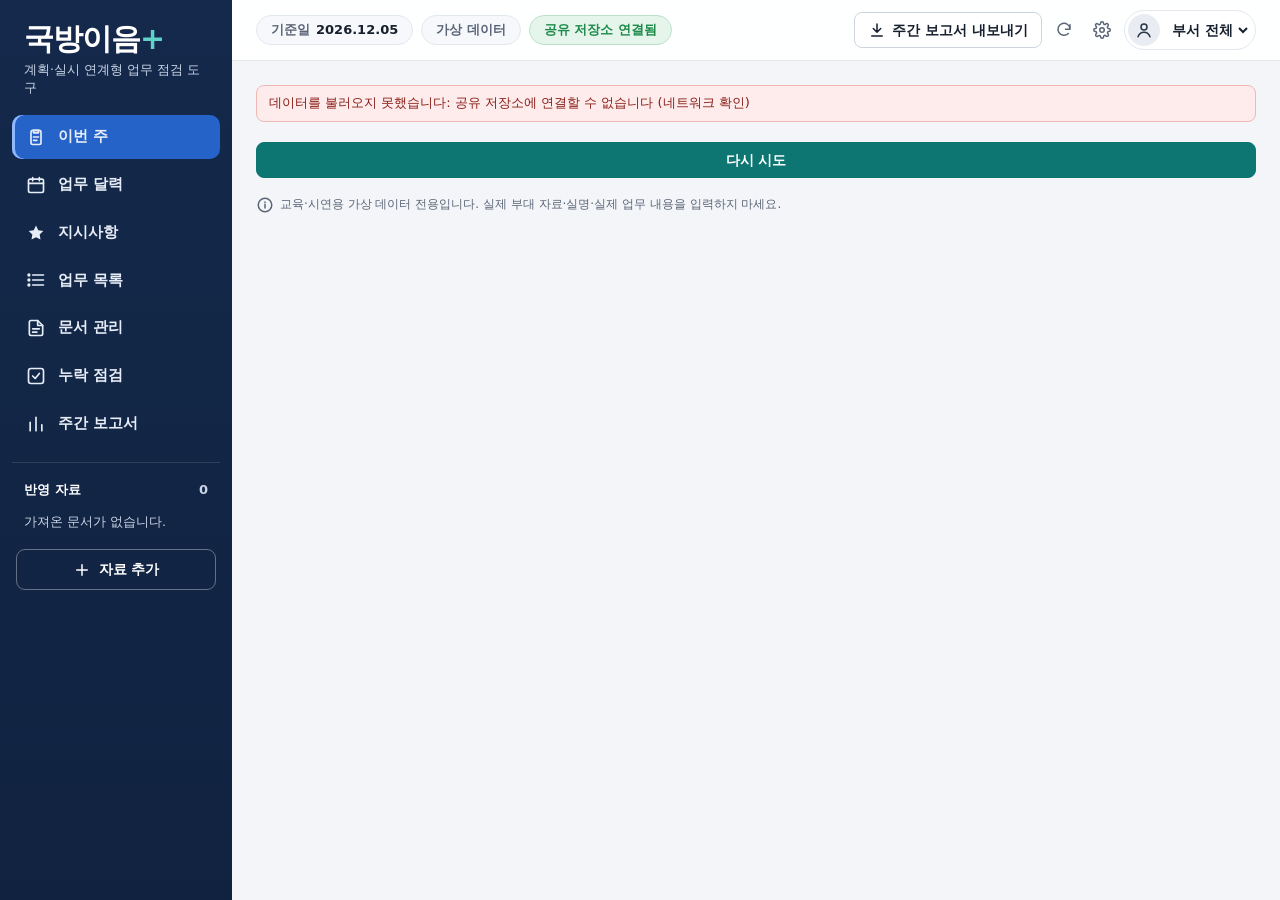
<file: index.html>
<!doctype html>
<html lang="ko">
<head>
  <meta charset="utf-8">
  <meta name="viewport" content="width=device-width, initial-scale=1">
  <title>국방이음+ | 계획·실시 연계형 업무 점검 도구</title>
  <link rel="icon" href="data:image/svg+xml,%3Csvg xmlns='http://www.w3.org/2000/svg' viewBox='0 0 32 32'%3E%3Crect width='32' height='32' rx='7' fill='%232457c5'/%3E%3Cpath d='M9 16l5 5 9-10' stroke='white' stroke-width='3.5' fill='none' stroke-linecap='round' stroke-linejoin='round'/%3E%3C/svg%3E">
  <link rel="stylesheet" href="css/app.css">
</head>
<body>
  <div id="app"><div class="boot">불러오는 중…</div></div>
  <div id="toasts" aria-live="polite"></div>
  <script type="module" src="js/main.js"></script>
</body>
</html>
</file>
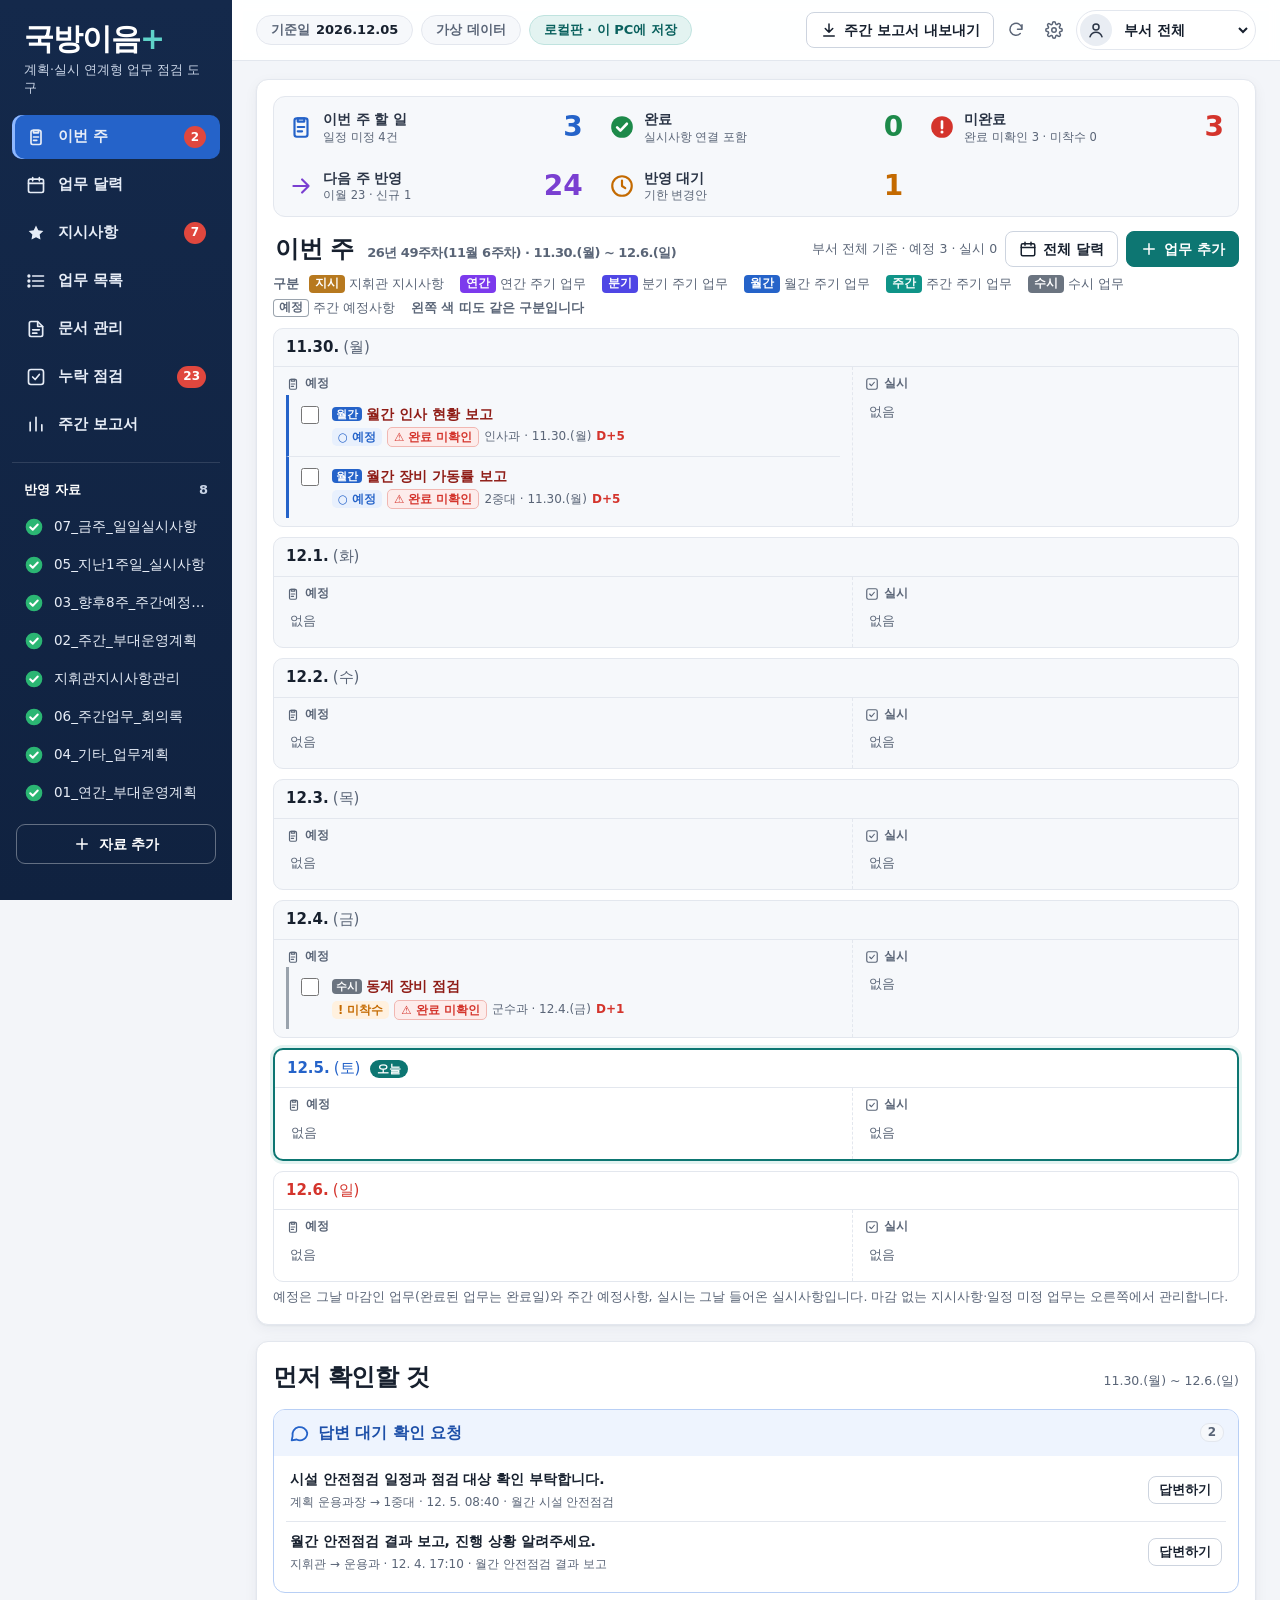
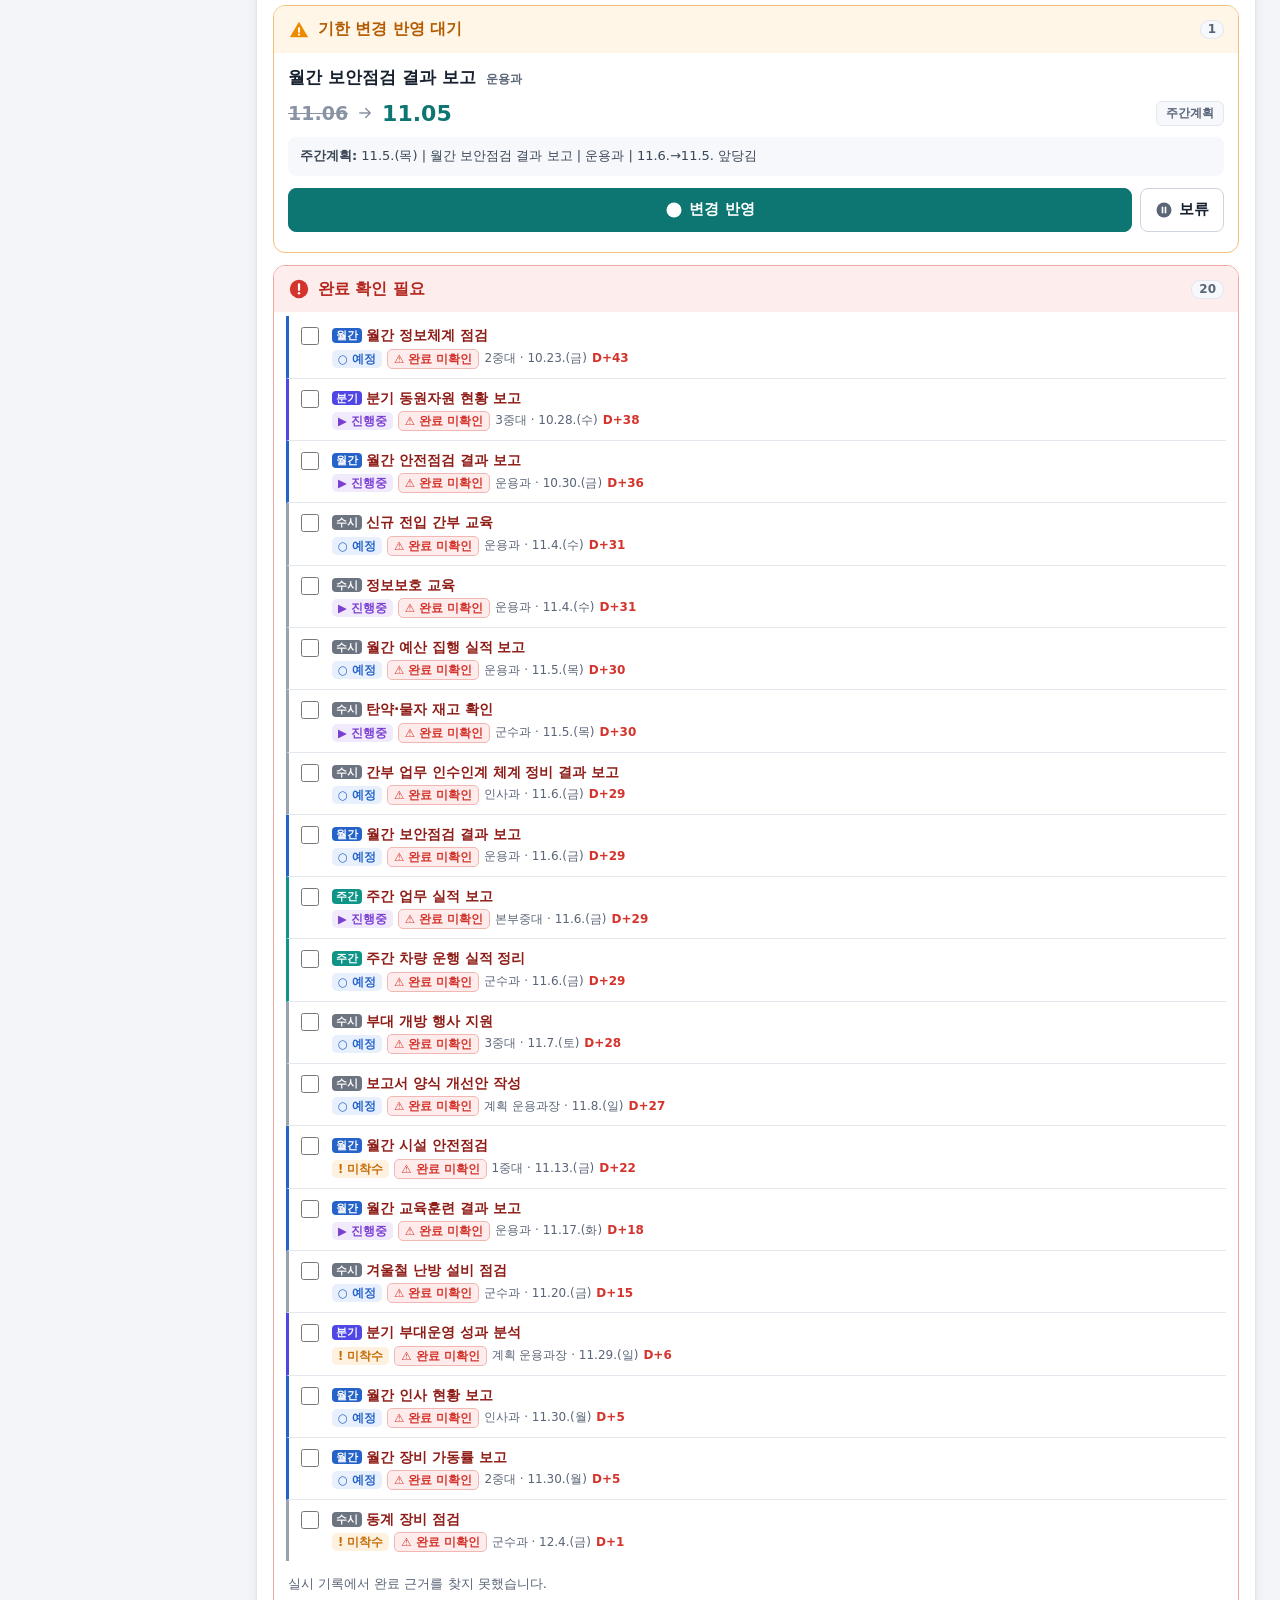
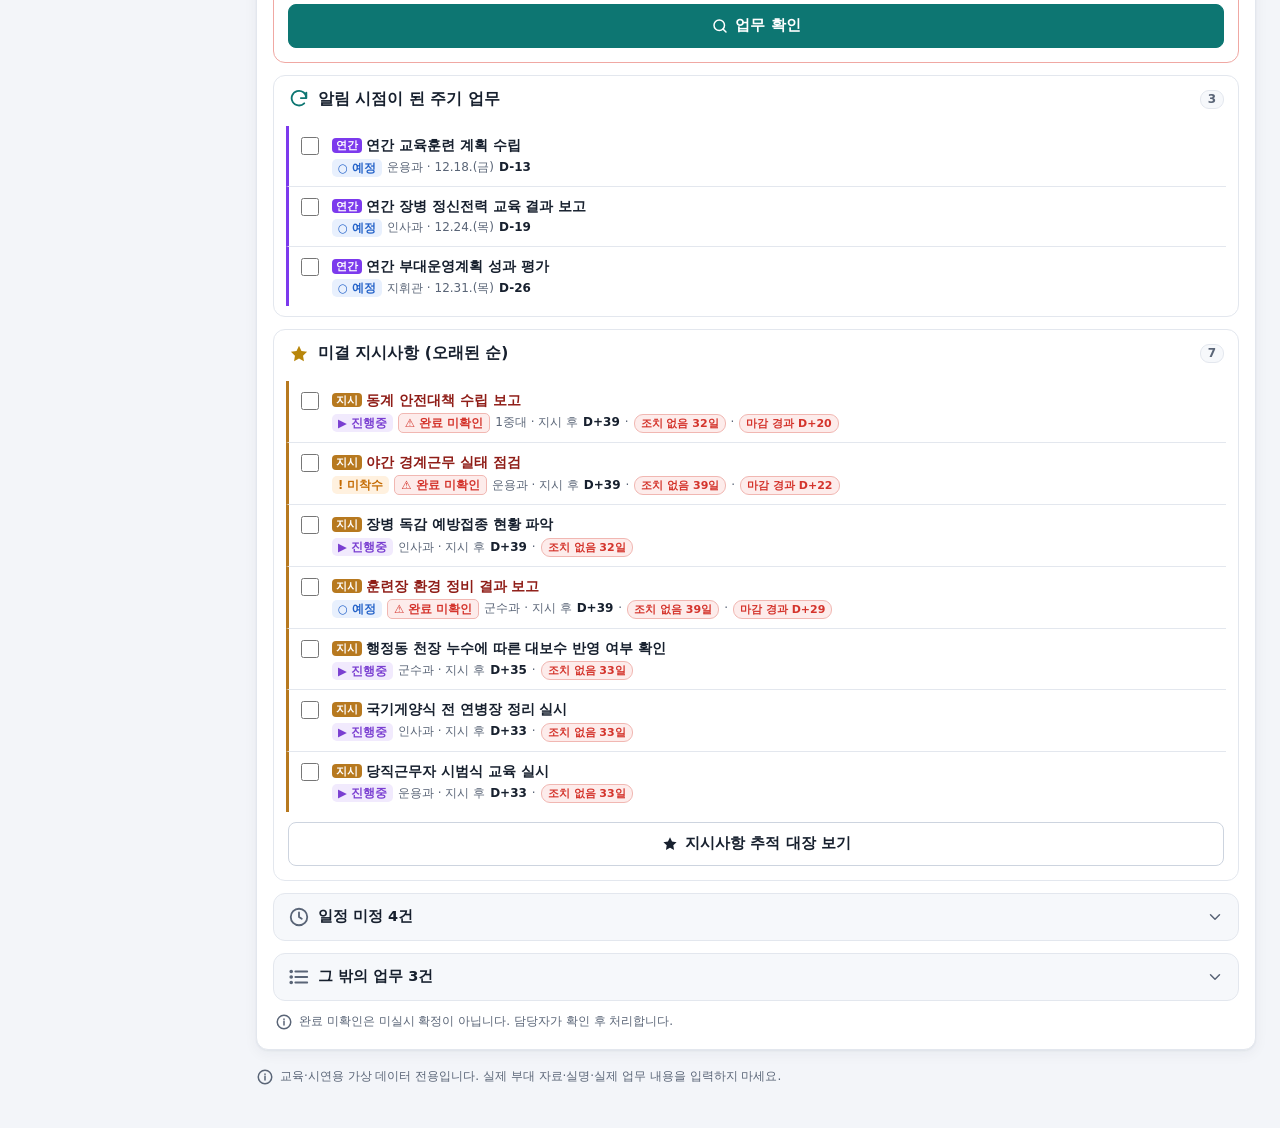
<file: 로컬판/kookbang-eum-plus.html>
<!doctype html>
<html lang="ko">
<head>
  <meta charset="utf-8">
  <meta name="viewport" content="width=device-width, initial-scale=1">
  <title>로컬판 | 국방이음+ | 계획·실시 연계형 업무 점검 도구</title>
  <link rel="icon" href="data:image/svg+xml,%3Csvg xmlns='http://www.w3.org/2000/svg' viewBox='0 0 32 32'%3E%3Crect width='32' height='32' rx='7' fill='%232457c5'/%3E%3Cpath d='M9 16l5 5 9-10' stroke='white' stroke-width='3.5' fill='none' stroke-linecap='round' stroke-linejoin='round'/%3E%3C/svg%3E">
  <style>
/* 국방이음+ (계획·실시 연계형 업무 점검 도구) — 외부 폰트·CDN 없이 시스템 글꼴만 사용 */
:root {
  --bg: #f3f5f9;
  --surface: #ffffff;
  --surface-2: #f6f8fb;
  --line: #e3e7ee;
  --line-2: #cdd4df;
  --text: #17202e;
  --text-2: #5a6577;
  --navy: #14294b;      --navy-2: #1d3a66;     --navy-text: #c9d4e6;
  --teal: #0d7672;      --teal-2: #0a615e;     --teal-soft: #e3f3f1;
  --accent: #0d7672;    --accent-soft: #e3f3f1;
  --done: #1d8a4a;      --done-bg: #e6f5ec;
  --doing: #7a3fd1;     --doing-bg: #f1eafd;
  --ns: #c46a00;        --ns-bg: #fff1df;
  --plan: #2563c9;      --plan-bg: #e8f0fd;
  --od: #d4342c;        --od-bg: #fdeceb;
  --log: #5a6577;       --log-bg: #eef0f4;
  --star: #b8860b;
  --radius: 12px;
  --shadow: 0 1px 2px rgba(20, 30, 50, .05), 0 4px 14px rgba(20, 30, 50, .05);
  font-family: "Malgun Gothic", "맑은 고딕", "Apple SD Gothic Neo", "Noto Sans KR", system-ui, sans-serif;
  color: var(--text);
}
* { box-sizing: border-box; }
html, body { margin: 0; background: var(--bg); }
body { font-size: 14px; line-height: 1.45; -webkit-text-size-adjust: 100%; }
a { color: var(--teal); text-decoration: none; }
a:hover { text-decoration: underline; }
h1, h2, h3, h4 { margin: 0; }
h2 { font-size: 18px; } h3 { font-size: 15px; margin-bottom: 8px; } h4 { font-size: 13.5px; margin: 10px 0 6px; }
input, select, textarea, button { font: inherit; color: inherit; }
input, select, textarea { border: 1px solid var(--line-2); border-radius: 8px; padding: 6px 8px; background: #fff; min-width: 0; }
input:focus, select:focus, textarea:focus { outline: 2px solid var(--teal-soft); border-color: var(--teal); }
textarea { resize: vertical; width: 100%; }
.ic { flex: none; display: inline-block; vertical-align: middle; }
.boot { padding: 60px; text-align: center; color: var(--text-2); }
.muted { color: var(--text-2); }
.small { font-size: 12.5px; }
.red { color: var(--od); }
.grow { flex: 1; }
.nowrap { white-space: nowrap; }
.hint { color: var(--text-2); font-size: 12.5px; margin: 6px 0; }
.empty { color: var(--text-2); padding: 8px 4px; font-size: 13px; }

/* 버튼 */
.btn {
  display: inline-flex; align-items: center; justify-content: center; gap: 6px; border: 1px solid var(--line-2);
  background: #fff; border-radius: 8px; padding: 7px 13px; cursor: pointer; white-space: nowrap; font-weight: 600;
}
.btn:hover { background: var(--surface-2); }
.btn.primary, .btn.teal { background: var(--teal); border-color: var(--teal); color: #fff; }
.btn.primary:hover, .btn.teal:hover { background: var(--teal-2); }
.btn.teal .ic, .btn.primary .ic { color: #fff; }
.btn.outline { background: #fff; border-color: var(--line-2); }
.btn.ghost { border-color: transparent; background: transparent; color: var(--text-2); }
.btn.ghost:hover { background: var(--surface-2); color: var(--text); }
.btn.ok { background: var(--done); border-color: var(--done); color: #fff; }
.btn.danger { color: var(--od); border-color: #efc2bf; }
.btn.danger:hover { background: var(--od-bg); }
.btn.small { padding: 4px 10px; font-size: 12.5px; }
.btn.tiny { padding: 1px 7px; font-size: 11.5px; border-radius: 6px; }
.btn.icon { padding: 6px; line-height: 1; }
.btn.icon.sq { width: 36px; height: 36px; }
.btn.block { flex: 1; }
.btn:disabled { opacity: .5; cursor: not-allowed; }

/* ── 앱 틀: 왼쪽 메뉴 + 본문 ── */
.shell { display: grid; grid-template-columns: 232px minmax(0, 1fr); min-height: 100vh; }
.side {
  position: sticky; top: 0; height: 100vh; overflow: auto; background: linear-gradient(180deg, var(--navy) 0%, #102240 100%);
  color: #fff; padding: 22px 12px 18px; display: flex; flex-direction: column; gap: 18px;
}
.side-brand { padding: 0 12px; }
.side-name { font-size: 30px; font-weight: 800; letter-spacing: -1px; line-height: 1.1; }
.side-name span { color: #5fd3c9; }
.side-sub { font-size: 12.5px; color: var(--navy-text); margin-top: 6px; }
.side-nav { display: flex; flex-direction: column; gap: 4px; padding-bottom: 16px; border-bottom: 1px solid rgba(255, 255, 255, .12); }
.nav {
  display: flex; align-items: center; gap: 12px; padding: 11px 14px; border: 0; border-radius: 10px; background: transparent;
  color: #e7edf7; cursor: pointer; font-weight: 700; font-size: 15px; text-align: left;
}
.nav:hover { background: rgba(255, 255, 255, .07); }
.nav.on { background: #2563c9; box-shadow: inset 3px 0 0 #8fb8ff; }
.nav .ic { width: 20px; height: 20px; }
.nav-badge { margin-left: auto; min-width: 22px; height: 22px; padding: 0 6px; border-radius: 11px; background: #e0473e; color: #fff; font-size: 12px; display: inline-grid; place-items: center; }
.side-sec { display: flex; flex-direction: column; gap: 4px; }
.side-sec-head { display: flex; justify-content: space-between; padding: 0 12px 6px; font-size: 13px; font-weight: 700; color: #fff; }
.muted-inv { color: var(--navy-text); font-weight: 600; }
.side-doc { display: flex; align-items: center; gap: 10px; padding: 7px 12px; border: 0; background: none; color: #e7edf7; font-size: 13.5px; cursor: pointer; border-radius: 8px; text-align: left; }
.side-doc:hover { background: rgba(255, 255, 255, .07); }
.side-doc .ic { color: #2bb673; width: 20px; height: 20px; }
.side-doc span { overflow: hidden; text-overflow: ellipsis; white-space: nowrap; }
.side-empty { padding: 4px 12px; color: var(--navy-text); font-size: 12.5px; }
.side-add { margin: 10px 4px 0; display: flex; align-items: center; justify-content: center; gap: 8px; padding: 9px; border: 1px solid rgba(255, 255, 255, .35); border-radius: 9px; background: transparent; color: #fff; font-weight: 700; cursor: pointer; }
.side-add:hover { background: rgba(255, 255, 255, .08); }

.shell-main { min-width: 0; display: flex; flex-direction: column; }
.topbar {
  position: sticky; top: 0; z-index: 20; display: flex; align-items: center; gap: 12px; flex-wrap: wrap;
  padding: 10px 24px; background: rgba(255, 255, 255, .92); backdrop-filter: blur(6px); border-bottom: 1px solid var(--line);
}
.top-chips { display: flex; gap: 8px; flex-wrap: wrap; }
.tchip { display: inline-flex; align-items: center; gap: 6px; padding: 5px 14px; border-radius: 999px; background: var(--surface-2); border: 1px solid var(--line); font-size: 13px; color: var(--text-2); font-weight: 600; }
.tchip b { color: var(--text); }
.tchip.teal { background: var(--teal-soft); border-color: #bfe3df; color: var(--teal-2); }
.tchip.teal b { color: var(--teal-2); font-size: 14px; }
.tchip.red { background: var(--od-bg); border-color: #f1b7b2; color: #a3241d; cursor: help; }
.tchip.green { background: var(--done-bg); border-color: #b9e2c9; color: var(--done); }
.tchip-x { border: 0; background: none; cursor: pointer; color: inherit; padding: 0 0 0 2px; font-size: 11px; opacity: .7; }
.tchip-x:hover { opacity: 1; }
.top-right { margin-left: auto; display: flex; align-items: center; gap: 6px; }
.who { display: flex; align-items: center; gap: 6px; padding: 3px 4px 3px 3px; border: 1px solid var(--line); border-radius: 999px; background: #fff; }
.avatar { width: 32px; height: 32px; border-radius: 50%; background: #e9edf3; display: grid; place-items: center; color: #2b3546; }
.who select { border: 0; font-weight: 700; padding: 4px 2px; background: transparent; max-width: 150px; }
.who select:focus { outline: none; }

.main { padding: 18px 24px 30px; width: 100%; max-width: 1640px; }
.hero { margin: 4px 0 16px; }
.hero h1 { font-size: 30px; font-weight: 800; letter-spacing: -.8px; }
.hero p { margin: 6px 0 0; color: var(--text-2); font-size: 15px; }
.foot-note { display: flex; align-items: center; gap: 6px; color: var(--text-2); font-size: 12px; margin-top: 18px; }
.page { display: flex; flex-direction: column; gap: 14px; }
.page-head { display: flex; align-items: center; gap: 12px; flex-wrap: wrap; }
.card, .box { background: var(--surface); border: 1px solid var(--line); border-radius: var(--radius); box-shadow: var(--shadow); }
.box.pad { padding: 14px 16px; }
.two-col { display: grid; grid-template-columns: 1fr 1fr; gap: 14px; }
.sec-head { display: flex; align-items: center; gap: 10px; justify-content: space-between; flex-wrap: wrap; }
.cnt, .pcard-cnt { display: inline-block; min-width: 22px; text-align: center; padding: 0 7px; border-radius: 9px; background: var(--surface-2); border: 1px solid var(--line); font-size: 12px; color: var(--text-2); font-weight: 700; }

/* 요약 카드 (누락 점검·처리 결과) */
.cards { display: grid; grid-template-columns: repeat(auto-fit, minmax(170px, 1fr)); gap: 10px; }
.cards.small { grid-template-columns: repeat(auto-fit, minmax(120px, 1fr)); margin: 8px 0 12px; }
.stat { display: flex; flex-direction: column; gap: 2px; padding: 12px 14px; background: var(--surface); border: 1px solid var(--line); border-radius: var(--radius); box-shadow: var(--shadow); border-left: 4px solid var(--teal); }
.stat.c-done { border-left-color: var(--done); }
.stat.c-open { border-left-color: var(--od); }
.stat-label { font-size: 12.5px; color: var(--text-2); font-weight: 600; }
.stat-num { font-size: 28px; font-weight: 800; line-height: 1.15; }
.stat-sub { font-size: 12px; color: var(--text-2); }

/* ── 업무 달력 ── */
.dash-grid { display: grid; grid-template-columns: minmax(0, 1fr) 410px; gap: 16px; align-items: start; }
.cal-card { padding: 16px 16px 12px; }
/* 첫 화면: 이번 주 요일별 예정·실시 */
.home-card { padding: 16px 16px 12px; }
.home-head { display: flex; align-items: center; gap: 8px; flex-wrap: wrap; margin: 4px 0 12px; }
.home-head .cal-title { margin-left: 2px; }
.week-days { display: flex; flex-direction: column; gap: 10px; }
.day { border: 1px solid var(--line); border-radius: 10px; background: var(--surface); }
.day.today { border: 2px solid var(--teal); box-shadow: 0 0 0 3px var(--teal-soft); }
.day.past { background: var(--surface-2); }
.day-head { display: flex; align-items: baseline; gap: 4px; padding: 8px 12px; border-bottom: 1px solid var(--line); font-size: 15px; }
.day-head span { color: var(--text-2); }
.day.sun .day-head b, .day.sun .day-head > span:nth-child(2) { color: var(--od); }
.day.sat .day-head b, .day.sat .day-head > span:nth-child(2) { color: var(--plan); }
.today-tag { margin-left: 6px; background: var(--teal); color: #fff !important; font-size: 11.5px; font-weight: 700; padding: 1px 7px; border-radius: 999px; }
.day-cols { display: grid; grid-template-columns: minmax(0, 3fr) minmax(0, 2fr); }
.day-col { padding: 4px 12px 8px; min-width: 0; }
.day-col + .day-col { border-left: 1px dashed var(--line); }
.col-label { display: flex; align-items: center; gap: 5px; font-size: 12px; font-weight: 700; color: var(--text-2); margin: 4px 0 2px; }
.col-label .ic { width: 14px; height: 14px; }
.log-row { display: flex; gap: 8px; align-items: flex-start; padding: 7px 2px; border-bottom: 1px solid var(--line); }
.log-row[data-act] { cursor: pointer; }
.log-row:last-child, .day-col .ri:last-child { border-bottom: 0; }
.log-res { flex: none; font-size: 11.5px; font-weight: 800; padding: 2px 6px; border-radius: 5px; background: var(--doing-bg); color: var(--doing); margin-top: 1px; }
.log-row.done .log-res { background: var(--done-bg); color: var(--done); }
.log-text { font-weight: 600; }
/* 지시사항 추적 대장 */
.o-sum { grid-template-columns: repeat(4, minmax(0, 1fr)) !important; margin-bottom: 14px; }
.o-sum .sum { cursor: default; }
.o-toolbar { display: flex; align-items: center; gap: 12px; flex-wrap: wrap; margin-bottom: 12px; }
.o-tbl td { vertical-align: top; }
.o-title { font-weight: 700; cursor: pointer; min-width: 220px; }
.o-title:hover { color: var(--teal); text-decoration: underline; }
.o-action { min-width: 220px; max-width: 340px; }
.oa-text { white-space: normal; }
.o-btns .btn { margin: 0 2px 4px 0; }
.dd-badge { display: inline-block; font-weight: 800; padding: 2px 8px; border-radius: 999px; background: var(--log-bg); }
.dd-badge.orange { background: var(--ns-bg); color: var(--ns); }
.dd-badge.red { background: var(--od-bg); color: var(--od); }
.panel-card { padding: 18px 16px; max-height: calc(100vh - 86px); overflow: auto; position: sticky; top: 70px; }
.cal-toolbar { display: flex; align-items: center; gap: 8px; flex-wrap: wrap; margin-bottom: 14px; }
.cal-title { font-size: 24px; font-weight: 800; margin: 0 10px 0 6px; letter-spacing: -.5px; }
.cal-title small { font-size: 13px; color: var(--text-2); font-weight: 600; margin-left: 6px; }
.seg { display: inline-flex; padding: 3px; background: var(--surface-2); border: 1px solid var(--line); border-radius: 10px; margin-left: 6px; }
.seg button { border: 0; background: transparent; padding: 5px 20px; border-radius: 7px; cursor: pointer; font-weight: 700; color: var(--text-2); }
.seg button.on { background: var(--navy); color: #fff; }
.scope-label { font-size: 12.5px; color: var(--text-2); }

.sum-strip { display: grid; grid-template-columns: repeat(3, minmax(0, 1fr)); gap: 2px; background: var(--surface-2); border: 1px solid var(--line); border-radius: 12px; margin-bottom: 14px; padding: 2px; }
@media (min-width: 1760px) { .sum-strip { grid-template-columns: repeat(5, minmax(0, 1fr)); } }
.sum { display: grid; grid-template-columns: auto minmax(0, 1fr) auto; align-items: center; column-gap: 9px; padding: 11px 12px; border: 0; background: transparent; cursor: pointer; text-align: left; border-radius: 12px; min-width: 0; }
.sum:hover { background: #eef2f7; }
.sum.on { background: #fff; outline: 2px solid var(--teal); outline-offset: -2px; }
.sum-ic { display: grid; place-items: center; }
.sum-ic .ic { width: 26px; height: 26px; }
.sum-body { display: flex; flex-direction: column; min-width: 0; }
.sum-label { font-size: 13.5px; font-weight: 700; color: #2b3546; white-space: nowrap; overflow: hidden; text-overflow: ellipsis; }
.sum-sub { font-size: 11.5px; color: var(--text-2); line-height: 1.3; }
.sum-num { font-size: 28px; font-weight: 800; line-height: 1; }
.c-plan { color: var(--plan); } .c-done { color: var(--done); } .c-od { color: var(--od); } .c-ns { color: var(--ns); } .c-doing { color: var(--doing); }

.cal { border: 1px solid var(--line); border-radius: 10px; overflow: hidden; }
.cal-row { display: grid; grid-template-columns: repeat(7, minmax(0, 1fr)); }
.cal-row + .cal-row { border-top: 1px solid var(--line); }
.cal-row.wd div { padding: 9px 6px; text-align: center; font-size: 14px; font-weight: 700; color: #2b3546; background: var(--surface-2); }
.cal-row.wd div + div { border-left: 1px solid var(--line); }
.cal-row.wd .sun { color: var(--od); }
.cal-row.this-week { background: #eef8f6; }
.cell { min-height: 112px; padding: 6px; border-left: 1px solid var(--line); cursor: pointer; display: flex; flex-direction: column; gap: 4px; min-width: 0; }
.cell:first-child { border-left: 0; }
.cell:hover { background: rgba(13, 118, 114, .04); }
.cell.other .num { color: #a7b0be; font-weight: 500; }
.cell.sel { background: #dff1ee; box-shadow: inset 0 0 0 2px var(--teal); }
.cell-head { display: flex; align-items: center; gap: 5px; flex-wrap: wrap; min-height: 22px; font-size: 13px; }
.cell .num { font-weight: 600; color: #4a5568; display: inline-grid; place-items: center; min-width: 22px; height: 22px; }
.cell.sun .num { color: var(--od); }
.cell.today .num { background: var(--teal); color: #fff; border-radius: 50%; width: 30px; height: 30px; font-weight: 800; font-size: 14px; }
.wk { flex: none; width: auto; font-size: 11px; font-weight: 800; color: var(--teal-2); background: #c9ebe6; border-radius: 4px; padding: 0 5px; }
.hol { font-size: 10.5px; color: var(--od); white-space: nowrap; overflow: hidden; text-overflow: ellipsis; }
.chg-tag { margin-left: auto; font-size: 10.5px; font-weight: 800; color: #fff; background: #2563c9; border-radius: 4px; padding: 0 5px; }

.ev { border-radius: 6px; padding: 4px 7px; font-size: 12.5px; cursor: pointer; border: 1px solid transparent; min-width: 0; }
.ev-st { display: flex; align-items: center; gap: 4px; font-size: 11.5px; font-weight: 700; white-space: nowrap; overflow: hidden; }
.ev-st span { overflow: hidden; text-overflow: ellipsis; }
.ev-st .ic { width: 15px; height: 15px; }
.ev-t { font-weight: 600; color: #222b38; white-space: nowrap; overflow: hidden; text-overflow: ellipsis; margin-top: 1px; }
.ev-who { font-size: 11px; color: var(--text-2); }
.ev.s-planned { background: var(--plan-bg); } .ev.s-planned .ev-st { color: var(--plan); }
.ev.s-done { background: var(--done-bg); } .ev.s-done .ev-st { color: var(--done); }
.ev.s-overdue { background: var(--od-bg); } .ev.s-overdue .ev-st { color: var(--od); }
.ev.s-doing { background: var(--doing-bg); } .ev.s-doing .ev-st { color: var(--doing); }
.ev.s-notstarted { background: var(--ns-bg); } .ev.s-notstarted .ev-st { color: var(--ns); }
.ev.change { background: #fff; border: 1.5px dashed #2563c9; }
.ev.log { background: var(--log-bg); color: var(--log); font-size: 11.5px; white-space: nowrap; overflow: hidden; text-overflow: ellipsis; cursor: default; padding: 2px 6px; }
.ev:hover { filter: brightness(.97); }
.ev-more { font-size: 11.5px; color: var(--text-2); padding-left: 4px; font-weight: 600; }
.cal.week .cell { min-height: 260px; }
.cal.week .ev-t { white-space: normal; }
.legend { display: flex; gap: 16px; flex-wrap: wrap; align-items: center; margin-top: 12px; font-size: 12.5px; color: var(--text-2); }
.legend span { display: inline-flex; align-items: center; gap: 5px; }
.legend i { font-style: normal; font-weight: 600; }
.legend .ic { width: 17px; height: 17px; }
.legend span:nth-child(1) .ic { color: var(--plan); } .legend span:nth-child(2) .ic { color: var(--doing); }
.legend span:nth-child(3) .ic { color: var(--ns); } .legend span:nth-child(4) .ic { color: var(--done); }
.legend span:nth-child(5) .ic { color: var(--od); }
.lg-change { font-size: 11px; padding: 1px 6px; border: 1.5px dashed #2563c9; border-radius: 4px; color: #2563c9; }
.lg-log { font-size: 11px; padding: 1px 6px; background: var(--log-bg); border-radius: 4px; color: var(--log); }

/* ── 오른쪽 이번 주 확인사항 ── */
.panel-head { display: flex; align-items: baseline; justify-content: space-between; gap: 8px; margin-bottom: 14px; flex-wrap: wrap; }
.panel-head h2 { font-size: 24px; font-weight: 800; letter-spacing: -.5px; }
.pcard { border: 1px solid var(--line); border-radius: 12px; margin-bottom: 12px; overflow: hidden; background: #fff; }
.pcard-head { display: flex; align-items: center; gap: 8px; padding: 12px 14px; font-weight: 800; font-size: 15.5px; }
.pcard-head[data-act] { cursor: pointer; }
.pcard-ic { display: grid; place-items: center; }
.pcard-ic .ic { width: 22px; height: 22px; }
.pcard-title { flex: 1; }
.pcard-chev { color: var(--text-2); transition: transform .15s; }
.pcard-chev.open { transform: rotate(180deg); }
.pcard-body { padding: 4px 12px 10px; }
.pcard-foot { padding: 0 14px 14px; }
.pcard-foot p { margin: 4px 0 10px; color: var(--text-2); font-size: 13px; }
.pcard-foot .btn { width: 100%; padding: 10px; font-size: 15px; }
.tone-orange { border: 1.5px solid #f3c27a; }
.tone-orange .pcard-head { background: #fff6e8; color: #b35c00; }
.tone-orange .pcard-ic { color: #ef8a00; }
.tone-red { border: 1.5px solid #f0a8a3; }
.tone-red .pcard-head { background: #fdeeed; color: #b3251d; }
.tone-red .pcard-ic { color: var(--od); }
.tone-blue { border: 1.5px solid #b8cff5; }
.tone-blue .pcard-head { background: #eef4fe; color: #1d4fa8; }
.tone-blue .pcard-ic { color: #2563c9; }
.tone-gold .pcard-ic { color: var(--star); }
.tone-gray { background: var(--surface-2); }
.tone-gray .pcard-head { font-size: 14.5px; }
.tone-gray .pcard-ic { color: #5a6577; }
.tone-plain .pcard-ic { color: var(--teal); }
.panel-note { display: flex; gap: 6px; align-items: flex-start; color: var(--text-2); font-size: 12px; margin: 10px 2px 0; }

.ri { display: flex; gap: 10px; align-items: flex-start; padding: 9px 4px; border-bottom: 1px solid var(--line); }
.ri:last-child { border-bottom: 0; }
.ri-main { flex: 1; min-width: 0; cursor: pointer; }
.ri-title { font-weight: 700; overflow-wrap: anywhere; }
.ri-meta { font-size: 12px; color: var(--text-2); margin-top: 3px; display: flex; flex-wrap: wrap; gap: 3px 5px; align-items: center; }
.ri-tools { display: flex; gap: 4px; align-items: center; opacity: 0; transition: opacity .12s; }
.ri:hover .ri-tools, .ri:focus-within .ri-tools { opacity: 1; }
@media (hover: none) { .ri-tools { opacity: 1; } }
.ri.s-overdue .ri-title { color: #8f1d17; }
.chk { width: 18px; height: 18px; margin-top: 2px; accent-color: var(--done); cursor: pointer; flex: none; }
.tiny-ic { padding: 3px; } .tiny-ic .ic { width: 15px; height: 15px; }
.star { color: var(--star); margin-right: 3px; }
/* 업무 구분 꼬리표: 지시·연간·분기·월간·주간·수시 */
.kind { display: inline-block; font-size: 10.5px; font-weight: 800; line-height: 1; padding: 2px 4px; border-radius: 4px; margin-right: 4px; vertical-align: 1px; color: #fff; }
.k-order { background: #b7791f; } .k-annual { background: #7c3aed; } .k-quarterly { background: #4f46e5; }
.k-monthly { background: #2563c9; } .k-weekly { background: #0f9488; } .k-adhoc { background: #6b7480; }
.k-plan { background: #fff; color: #5a6577; box-shadow: inset 0 0 0 1px #9aa3ad; }
.ev[class*="kb-"], .ri[class*="kb-"] { border-left: 3px solid transparent; }
.ri[class*="kb-"] { padding-left: 8px; }
.kb-order { border-left-color: #b7791f !important; } .kb-annual { border-left-color: #7c3aed !important; } .kb-quarterly { border-left-color: #4f46e5 !important; }
.kb-monthly { border-left-color: #2563c9 !important; } .kb-weekly { border-left-color: #0f9488 !important; } .kb-adhoc { border-left-color: #9aa3ad !important; }
.kb-plan { border-left: 3px dashed #9aa3ad !important; }
.kind-legend { display: flex; flex-wrap: wrap; align-items: center; gap: 6px 4px; margin: -4px 0 10px; font-size: 12.5px; }
.kind-legend > .muted { font-weight: 700; margin-right: 6px; }
.kind-legend .kind { font-size: 11.5px; padding: 3px 6px; }
.kind-legend .kind-desc { color: var(--text-2); }
.kind-legend .kind-item { white-space: nowrap; margin-right: 12px; }
.kind { -webkit-print-color-adjust: exact; print-color-adjust: exact; }
.week-pick { display: inline-flex; align-items: center; gap: 8px; margin-left: 12px; }
.week-pick b { font-size: 15px; min-width: 190px; text-align: center; }
.week-pick input[type=date] { padding: 5px 8px; }
select.mini { padding: 2px 4px; font-size: 12px; border-radius: 6px; }
select.mini.wide { max-width: 220px; }
.dd { font-weight: 700; color: var(--text); }
.dd.late { color: var(--od); }
.req-row { display: grid; grid-template-columns: 1fr auto; gap: 2px 10px; align-items: center; padding: 9px 4px; border-bottom: 1px solid var(--line); cursor: pointer; }
.req-row:last-child { border-bottom: 0; }
.req-row .ri-meta { grid-column: 1; }
.req-row .btn { grid-row: 1 / span 2; grid-column: 2; }

/* 기한 변경 반영 대기 */
.chg { padding: 8px 2px 10px; }
.chg + .chg { border-top: 1px dashed #f3c27a; }
.chg-title { font-size: 17px; font-weight: 800; cursor: pointer; }
.chg-title small { font-size: 12px; color: var(--text-2); font-weight: 600; margin-left: 4px; }
.chg-dates { display: flex; align-items: center; gap: 8px; margin: 8px 0; flex-wrap: wrap; }
.chg-dates s { color: #8a93a3; font-size: 19px; font-weight: 700; }
.chg-dates b { color: var(--teal); font-size: 22px; font-weight: 800; }
.chg-dates .ic { color: #8a93a3; }
.src-tag { font-size: 12px; padding: 3px 9px; border-radius: 6px; background: var(--surface-2); border: 1px solid var(--line); color: var(--text-2); font-weight: 600; }
.chg-ev { background: var(--surface-2); border-radius: 8px; padding: 10px 12px; font-size: 13px; color: #3a4556; display: flex; flex-direction: column; gap: 4px; }
.chg-actions { display: flex; gap: 8px; margin-top: 12px; }
.chg-actions .btn { padding: 10px 14px; font-size: 15px; }
.chg-actions .btn.outline .ic { color: #5a6577; }
.chg-sec { background: #fffaf1; margin: 0 -18px; padding: 10px 18px !important; border-bottom: 1px solid #f3c27a !important; }

.chip { display: inline-block; padding: 0 6px; border-radius: 5px; font-size: 11.5px; font-weight: 700; line-height: 18px; white-space: nowrap; }
.chip.st-done { background: var(--done-bg); color: var(--done); }
.chip.st-doing { background: var(--doing-bg); color: var(--doing); }
.chip.st-notstarted { background: var(--ns-bg); color: var(--ns); }
.chip.st-planned { background: var(--plan-bg); color: var(--plan); }
.chip.warn { background: var(--od-bg); color: var(--od); border: 1px solid #f1b7b2; }
.chip.gray { background: var(--log-bg); color: var(--text-2); }
.tag { display: inline-block; padding: 0 6px; border-radius: 5px; font-size: 11.5px; line-height: 18px; background: var(--surface-2); border: 1px solid var(--line); color: var(--text-2); white-space: nowrap; }
.tag.type-order { color: var(--star); border-color: #ecd9a6; background: #fffaeb; }
.tag.type-cycle { color: var(--teal-2); border-color: #bfe3df; background: var(--teal-soft); }
.badge { display: inline-block; padding: 0 6px; border-radius: 9px; font-size: 11px; line-height: 17px; font-weight: 700; background: var(--surface-2); border: 1px solid var(--line); color: var(--text-2); white-space: nowrap; }
.badge.red { background: var(--od-bg); color: var(--od); border-color: #f1b7b2; }
.badge.orange { background: var(--ns-bg); color: var(--ns); border-color: #f3d2a5; }
.badge.blue { background: var(--plan-bg); color: var(--plan); border-color: #c5d8f6; }
.badge.gray { background: var(--log-bg); }
.badge.green { background: var(--done-bg); color: var(--done); border-color: #b9e2c9; }

/* 상세 패널 */
.drawer-back { position: fixed; inset: 0; background: rgba(15, 22, 35, .3); z-index: 40; }
.drawer { position: fixed; top: 0; right: 0; bottom: 0; width: min(540px, 100vw); background: var(--surface); z-index: 41; overflow: auto; padding: 18px 18px 24px; box-shadow: -8px 0 24px rgba(15, 22, 35, .15); }
.drawer-head { display: flex; justify-content: space-between; align-items: center; }
.drawer-title { font-size: 21px; margin: 8px 0 10px; overflow-wrap: anywhere; font-weight: 800; }
.drawer-status { display: flex; align-items: center; gap: 6px; flex-wrap: wrap; padding-bottom: 10px; border-bottom: 1px solid var(--line); }
.drawer-foot { display: flex; gap: 8px; justify-content: flex-end; margin-top: 16px; padding-top: 12px; border-top: 1px solid var(--line); }
.sec { padding: 10px 0; border-bottom: 1px solid var(--line); }
.sec:last-of-type { border-bottom: 0; }
.kvs { margin: 0; display: grid; gap: 4px; }
.kv { display: grid; grid-template-columns: 86px 1fr; gap: 8px; margin: 0; }
.kv dt { color: var(--text-2); font-size: 12.5px; }
.kv dd { margin: 0; }
.src { margin-bottom: 8px; }
.src-head { display: flex; gap: 6px; align-items: center; flex-wrap: wrap; font-size: 13px; }
blockquote { margin: 4px 0 0; padding: 6px 10px; background: var(--surface-2); border-left: 3px solid var(--line-2); border-radius: 4px; font-size: 13px; white-space: pre-wrap; overflow-wrap: anywhere; }
.note { font-size: 13px; padding: 4px 0; border-bottom: 1px dashed var(--line); }
.inline-form { display: flex; gap: 6px; margin-bottom: 6px; flex-wrap: wrap; }
.inline-form input { flex: 1; min-width: 160px; }
.req-card { border: 1px solid var(--line); border-radius: 8px; padding: 8px 10px; margin-bottom: 8px; font-size: 13px; }
.req-card.pending { border-color: #c5d8f6; background: #f7f9ff; }
.req-q { margin: 4px 0; font-weight: 600; }
.req-a { margin: 4px 0; padding-left: 8px; }
.answer-form { display: flex; flex-direction: column; gap: 6px; margin-top: 6px; }
.row-inline { display: flex; justify-content: space-between; align-items: center; gap: 8px; flex-wrap: wrap; }
.row-inline label { display: flex; gap: 6px; align-items: center; font-size: 12.5px; }

/* 모달 */
.modal-back { position: fixed; inset: 0; background: rgba(15, 22, 35, .38); z-index: 50; }
.modal { position: fixed; z-index: 51; left: 50%; top: 50%; transform: translate(-50%, -50%); width: min(560px, calc(100vw - 24px)); max-height: calc(100vh - 40px); overflow: auto; background: var(--surface); border-radius: 14px; padding: 18px 20px; box-shadow: 0 12px 40px rgba(15, 22, 35, .25); }
.modal.wide { width: min(720px, calc(100vw - 24px)); }
.modal-head { display: flex; justify-content: space-between; align-items: center; margin-bottom: 10px; }
.form { display: flex; flex-direction: column; gap: 10px; }
.form label { display: flex; flex-direction: column; gap: 4px; font-size: 12.5px; color: var(--text-2); font-weight: 600; }
.form label > input, .form label > select, .form label > textarea { color: var(--text); font-weight: 400; font-size: 14px; }
.row { display: flex; gap: 10px; flex-wrap: wrap; }
.row > label { flex: 1; min-width: 140px; }
.form-actions { display: flex; justify-content: flex-end; gap: 8px; margin-top: 4px; }
.alert { padding: 8px 12px; border-radius: 8px; margin: 6px 0; font-size: 13px; }
.alert.error { background: var(--od-bg); color: #8a1f19; border: 1px solid #f1b7b2; }
.alert.warn { background: #fff6e5; color: #7a4a00; border: 1px solid #f3d7a5; }
.cands { display: flex; flex-direction: column; gap: 4px; }
.cand { display: flex; gap: 8px; align-items: center; flex-wrap: wrap; padding: 6px 8px; border: 1px solid var(--line); border-radius: 7px; font-size: 13px; }
.cand.on { border-color: var(--teal); background: var(--teal-soft); }
.cand.warn { border-color: #f3d7a5; background: #fffbf2; }
.warn-text { width: 100%; color: #8a5200; font-size: 12px; }

/* 표 */
.table-wrap { overflow: auto; }
.tbl { width: 100%; border-collapse: collapse; font-size: 13px; }
.tbl th { text-align: left; font-size: 12px; color: var(--text-2); font-weight: 700; padding: 8px; border-bottom: 1px solid var(--line-2); background: var(--surface-2); white-space: nowrap; position: sticky; top: 0; z-index: 1; }
.tbl td { padding: 7px 8px; border-bottom: 1px solid var(--line); vertical-align: top; }
.tbl tr.hl td { background: #f1f8f7; }
.tbl.compact td, .tbl.compact th { padding: 4px 6px; }
.filters { display: flex; gap: 10px; align-items: flex-end; flex-wrap: wrap; background: var(--surface); padding: 10px 12px; border: 1px solid var(--line); border-radius: var(--radius); }
.filters label { display: flex; flex-direction: column; font-size: 12px; color: var(--text-2); gap: 3px; }
.tabs-inline { display: flex; gap: 4px; }
.tab-btn { border: 1px solid var(--line-2); background: #fff; padding: 6px 14px; border-radius: 8px; cursor: pointer; font-weight: 700; color: var(--text-2); }
.tab-btn.on { background: var(--navy); border-color: var(--navy); color: #fff; }

/* 문서 관리 */
.drop { display: flex; flex-direction: column; gap: 6px; padding: 18px; border: 2px dashed var(--line-2); border-radius: 10px; background: var(--surface-2); cursor: pointer; margin-bottom: 10px; }
.file-info { margin: 8px 0; }
.review-bar { display: flex; align-items: center; gap: 12px; flex-wrap: wrap; }
.review-grid { display: grid; grid-template-columns: minmax(0, 1.6fr) minmax(320px, 1fr); gap: 14px; align-items: start; }
.review-grid > .table-wrap { max-height: calc(100vh - 250px); }
.review-grid .side-pane, .review-grid > .box.pad { max-height: calc(100vh - 250px); overflow: auto; position: sticky; top: 70px; }
.tbl.review td { padding: 4px 5px; }
.tbl.review input, .tbl.review select { font-size: 12.5px; padding: 3px 5px; width: 100%; }
.tbl.review input[type=date] { min-width: 128px; }
.tbl.review td:nth-child(3) input { min-width: 180px; }
.tbl.review tr { cursor: pointer; }
.tbl.review tr.sel td { background: var(--teal-soft); }
.tbl.review tr.excluded td { opacity: .45; }
.raw-line { font-size: 13px; padding: 4px 0; border-bottom: 1px dashed var(--line); }
.raw-table { margin: 8px 0; }

/* 주간 보고서 */
.report-bar { display: flex; gap: 10px; align-items: center; }
.sheet { background: #fff; border: 1px solid var(--line); border-radius: 8px; padding: 28px 34px; max-width: 900px; margin: 0 auto; width: 100%; }
.sheet h1 { font-size: 22px; text-align: center; }
.sheet-sub { text-align: center; color: var(--text-2); margin: 4px 0 12px; }
.sheet-sum { padding: 8px 12px; background: var(--surface-2); border: 1px solid var(--line); border-radius: 6px; margin-bottom: 8px; }
.sheet h3 { margin: 16px 0 6px; font-size: 15px; border-bottom: 2px solid var(--text); padding-bottom: 3px; }
.sheet-foot { margin-top: 18px; font-size: 11.5px; color: var(--text-2); }
.print-tbl th { position: static; }

/* 알림 */
#toasts { position: fixed; bottom: 16px; left: 50%; transform: translateX(-50%); z-index: 60; display: flex; flex-direction: column; gap: 6px; align-items: center; pointer-events: none; width: min(560px, calc(100vw - 24px)); }
.toast { background: #1c2330; color: #fff; padding: 10px 16px; border-radius: 9px; font-size: 13.5px; box-shadow: 0 6px 20px rgba(0, 0, 0, .2); }
.toast.ok { background: #116b52; }
.toast.error { background: #a3241d; }
.toast.warn { background: #8a5a00; }

/* 좁은 화면: 숫자 → 달력 → 확인사항 순서로 쌓기 */
@media (max-width: 1500px) {
  .dash-grid { grid-template-columns: minmax(0, 1fr) 370px; }
}
@media (max-width: 1360px) {
  .dash-grid { grid-template-columns: 1fr; }
  .panel-card { position: static; max-height: none; }
}
@media (max-width: 1100px) {
  .dash-grid, .review-grid, .two-col { grid-template-columns: 1fr; }
  .day-cols { grid-template-columns: 1fr; }
  .day-col + .day-col { border-left: 0; border-top: 1px dashed var(--line); }
  .panel-card, .review-grid > .box.pad { position: static; max-height: none; }
}
@media (max-width: 900px) {
  .shell { grid-template-columns: 1fr; }
  .side { position: static; height: auto; padding: 12px; gap: 10px; }
  .side-brand { display: flex; align-items: baseline; gap: 10px; }
  .side-name { font-size: 22px; }
  .side-sub { margin: 0; }
  .side-nav { flex-direction: row; overflow-x: auto; padding-bottom: 0; border: 0; }
  .nav { padding: 8px 12px; font-size: 14px; white-space: nowrap; }
  .side-sec { display: none; }
  .topbar { position: static; padding: 8px 12px; }
}
@media (max-width: 700px) {
  .main { padding: 12px 12px 30px; }
  .hero h1 { font-size: 22px; }
  .top-right { margin-left: 0; width: 100%; flex-wrap: wrap; }
  .sum-strip { grid-template-columns: repeat(2, minmax(0, 1fr)); }
  .cell { min-height: 72px; padding: 3px; }
  .ev { padding: 2px 3px; font-size: 10.5px; }
  .ev-st span { display: none; }
  .ev .kind { display: none; }
  .kind-legend .kind-desc { display: none; }
  .cal-title { font-size: 19px; }
  .cell.today .num { width: 24px; height: 24px; }
}

@media print {
  .side, .topbar, .hero, .foot-note, .no-print, #toasts, .drawer, .drawer-back, .modal, .modal-back { display: none !important; }
  .shell { display: block; }
  body, html { background: #fff; }
  .main { padding: 0; max-width: none; }
  .sheet { border: 0; padding: 0; max-width: none; }
  .tbl th { background: #eee !important; -webkit-print-color-adjust: exact; print-color-adjust: exact; }
  @page { size: A4; margin: 14mm; }
}

</style>
</head>
<body>
  <div id="app"><div class="boot">불러오는 중…</div></div>
  <div id="toasts" aria-live="polite"></div>
  <script>
(() => {
globalThis.__LOCAL_BUILD__ = true;
const __mods = {}, __cache = {};
function __def(k, f) { __mods[k] = f; }
function __req(k) { if (k in __cache) return __cache[k]; if (!__mods[k]) throw new Error('module not found: ' + k); __cache[k] = {}; const ex = __mods[k](); __cache[k] = ex; return ex; }
globalThis.__req = __req; // ?먭???(媛쒕컻???꾧뎄 肄섏넄?먯꽌 __req('js/core.js') ??
globalThis.__SAMPLES__ = {"01_연간_부대운영계획.hwpx":"UEsDBBQAAAAIAACGY12C8EFHGAAAABMAAAAIAAAAbWltZXR5cGUBEwDs/2FwcGxpY2F0aW9uL2h3cCt6aXBQSwMEFAAAAAgAAIZjXTLY+2fQAAAAIAEAAAsAAAB2ZXJzaW9uLnhtbE1PbWvCMBD+K8d93ppWFKQYZejET3bUzX2OaWzi8lKatN3+/WI7cHBwz3H3vNxq82009KL1ylmKWZIiCMtdpWxN8eN9/7xE8IHZimlnBcUf4XGzXsk+P2z354kHUcP6XPYUZQhNTsgwDIlkUcck3CVfLZFDYzSZpVlG/swQAqtFeGkarTgLo/[base64]/9jqSkyK2RN6QBpi/ikbw33t1D3sfP30rm3YNUVPCB3z/p+R7wVGSU5wP/Npn+/pfvKU14RpjgMPD3oPzPnz4WxVkBJPOQm6uzggz8QuvqLAh2u91JQVBCeZKKk40Mil1VsuC01+8HpKr8hqN6FkdFJMklqYqWTz2LT0Gq0aGWK30WVyoktCzFs1jMIfjd8/uAxwXpmGskfHtOK8gpj7alV5EczKy3FkJzoR0BPGvHFU3tX6+YW/t3S7QT7AdWmIT1nCptx2vB9ZqkoDyqobQq//QPVjxGTBgvhtH57dzo5bprmaE9mg18DLrZPvCvCcu33DsXuqAp2rGvcDJJpr5HVViuIMvAbkdjgo6eY0rnw2QWvbNOdPRy+M46L4c3wyiMw3dWu0guwuU764y/XI8W751Ht/[base64]/951H86idOXxP0l3D9G/iW8R2L/EvY3iv4h7QAiLYi8kaICqWn3+q3ByS038FSAOUFcNAo8Dd/0+FCpTSCoJzm+snxvq2CKkBRXFtp6duIKJLevMsOxL6+J3LRJ1to3myxhfYCSSHv4esm3zHIyfFBwZxfhX4kdfSUV4aCcJsRPlztGyUqwRn0nn6R5lLRC+70HsXZcC7bjB9GWrIXbcSPeEk5Bvw2eQs/R2Te3HFj8/ddaLtZrBfpNDQ/anOqOm/RzdUZWjySkXW3ykWy1SMhqjqDQpZcuS1uFBxKtFINfjyhxy40Wy15nowFGwTPgtb8mLQ0MXkCj01OcVIk4l/WdqrZVJUEpswufzit8XzsxBaQ10FmdhNGce4WQ9DvKJHhyl7dxMpt+sW9yTVMzNRrG4XyGdRK0fYtJrS6A0qwxlME9sA7eGviOQWvDYYm5ieYdFtzAvwrDm3/uFstJDfOR4MdXEXTEbiErjL9VsgGo7qguIgSDdsL46rw0jcLICBzBGlsSZxeu3mEnhO4sw+FVbZ6JXVyXCgwVJTysEcJReHYPvpREYieCw/SM4gWBD6h7wrY1vnCKllzc3dxGs8TuT+218cQWezk8sQcDef/EFo7n8NiWoGs93md4Fo3XLoo34XIcRonfCOn/cVRTg+THANNzhduWhSPbqqjpRFQdamRvqCbBOTad7grOOYbt2hrcqShXIN3xQXkpvWdHyspOt1XlvB0uscvhpDT5K2RJmGkj8+hgwmnoVKAFjQfanHlsZD9MmQf3bGLA7AO+cJhIN1MU1vHAmejG3U4UW+MKE3/FYCLSbWlSS6P3oNFFbN9LGwXsl/92LjGyF1u8BR0TZVTvG5T7SZC7ykW6qEwj3IR/Q/laoIvmKnf1MuOIoVTX+OL6685cLb8jKKih4NN/UEsDBBQAAAAIAACGY12IPLWC5goAABnnAAAVAAAAQ29udGVudHMvc2VjdGlvbjAueG1s7Z3tb9NIHsf/lVFe7b24xHYe+qANq1DaA11pqjZsdfcGuYmbeHHsnO1ut7wqbDgVtSeKBEcpLZcTsMAJ6bK0y4LU+4di93+4echT9y6slwwjj/STEPG4M+OZyWdm8vXXnvnyq+/qFvrWcD3TsfMJNakkkGGXnYppV/OJa6W5308mkOfrdkW3HNvIJzYNL/HVhS9r3rRnlBFObHvTNT2fqPl+YzqV2tjYSNZ0nEE9WXaSN9xUbaNRt1KaoqopvdFI9FI0IqVo6K5edfVGrZ/Oi5QOF83H9emnKkdKVXZco5+kFilJzdArCdwajekGMiu4/RKIlHnRvXJpyVjLJxTSeJuWMQg29Kpx0TX0GzRUdqz1uj0I1w23alTIIc3UXbdRuaa7Q/nR87h+iy69YAL5xnf+JdNlNc4nLheXrvy5uFAqzONLN/SyMUMvgdtNVdMZHF1fXfYd3PyTiqL0g1/rVj6RGT5zzTZ9nNvK4rWFK6UEctZ9y7SN5Zre6FVGJcWtO8OnFFacrw3XN8u6tWJW/Npl3ESsbrrnG+4irv+M7ferUnXNCiJZ/8E1WTxS4X5gw7GrVecbc85x6zpNlWIt4Ouuv7Bep+25TAJeEdf+YrF0mbUxa2yzzAq1atFP4y/rOmumXj7fmp65alqmv4lqZsWYM13PJyU2XJqgf27OcfxfnrvarxA9v+q4NNny5eLK9cI8bv8107KGw/2UJA0u/PnsZusNf3PetFluXs3ZIAEcbZVdmBWY1A1/9xbukV4Zt3w+sXLl0uz8n3BTkdbOJ7JTWQ332ZphVmu4wSYz6mQugarrPi5raZMkmJ+dK10vLuA0NMe67lZNG9W6tc5oWQ0XvVtfFmKpabksY43kmlUwS273EjRAocrmcpOkJXzfqXcT42Kn+uVmxxRfdogJ/yjp/gVN0XLBnSYKH7U77SYK3m0Fu1vhwUm4f6tz3Dw7+Bv6Inx22nnfxjHuBG9OUNA+DH/e/R3N3h+6Ci3FUF/VxPRV/0L49H7Y/DE8Op1GpDJJpCZRNolSiP1hGrF64JqFzUP0ReenvfDwn+HBa9Rpb4Xf38LR9oJnESqUFlShVYteDn/nN4tur6fYlFM8azDGSoWL87NsNFjBAzg+UVy8Xli4dB330FLxKvvLnOVssD57fRlDvIzpcsqsLBXXaWC8afnziQU89Zwr/cws6U+u0TD0fnfF45HrbNCxRZ2gtaPHGP6yYVnLeCykc1q/p87h3tmtGUbBdgqVb9a9wcDk3ez1KIKx0u1fS4ZVcvKJwsXl4vy10uygn6WVHBk9WfB/YjVc3J3KQ+NXw/GQj+viF7wZ3Ma09PraGo4zP1zSNdxCK6ZfK+HWYnEsfKaI52uLNCq5oGNVCna55rgFu7JcpOfwn3tFWCwsFUgk92b3xAwu0dUFFqdgmVWbfjUsSjdMxgcWobi25hl+9zruzUGQVQJPClfZ4MFGBaU/JCjd8UAZDAa9RKZ9Lk1WHaSixzSdmlEHKUmApfVd9lFGtl43yOxXG3z5Nd1jOTPUBy2OjIqJZzWLDawV0/U3R2HAvvn11XnT8399fiXTFqP74tJs4Y/nGnVmdqE0u0Tj3CC5DTph78wCzvj8vLnCeOuGLhv9tsRVIwT04uIgnhaG+yQbALLCRjQ64I4akFKDNqTxSfcrVCouuR75ZKA4G73jVD8WRt8mschnr0P3jodi9XvmhDI5MeiCKv5JMxTtEzGjlSoDZx/hLCeMMzqjB/+68+moqYCazKhNiEIt2DkJdj58OmcacCYzZ5PChrSdQ/Kz/+j001FLA2oyozYlbEh7ud1p742FWgZQkxk1VRHG2odm57j16aBlJQAtNaRARwpRBbgjt5qFTadPHnTaTT5KVI3E3UQU7rTc5x/hgDRCmri7uJQ0xO7Onj3ZDlqvUOdtu3N8ioLjk7EGP/U3QxiXWRYYJAyKuvF+gdgeB68xcnx0KrAmH2sZUaypajKd5CNSgTP5OBPmJWDO1IkxQMsAaFKDJsxM4CNO44oYiNPIxAnzFLqSAcuD8OF22NrrvN36HJJBiymSwOBoBsX5DXwlA7AmH2vCDAc+agEQkw4xTRGoFnKcxAJwJh9n4nwF9mst3HlODPvHW/gHWzO4N4bRkJWAPNAQkUEUbTsQCpvPEdURTQYnH/GQjimLAN9o+IT5DWr4/H6wOwZpGpAmNWki3YZJTm4DcCYfZ0LdhnFsrQyAJjVokrkNcUUMlEJk4kS7DcMS4XO4DZmYIgkMjmZQVrcBWJOPNWFug6oktXHuBacBNJlBSysCQUsrnDQDgCYfaMJMB1XBv+HQ2cFu2H7FRz/[base64]/NJwJp8rElmMgBi8iEmpckAoMkHmsQmQ1xxA80QmT5xezO8a3LbbmYyEnfpCNxlMzDMiQFNmKHAQDu3xxwKmz/SV2jeNcPmER+JGo1BmGrjxKAwq6G7qWH/TZrw6Qs+YhWok466rCLLe9FpAE1q0MS5D2pSm+IkWQE0+UATZjTwkalxRQxkamTihJkLXfUQ7m+Ht/HHX3fDgwfobHcv2BnjnsmwbpiKKYxA32j6hNkNnZ/a4fY+N2sLWJOPNWG+Ax+dAIjJh5gwx0FTtIkkUvE/jZNaANzkw02YxcBHLcQVMVALkYkT7jXcexw+2Quf7uH/P8fjcGpcd1MFCEdDKMxsSPN8gwZQkw+1nBL/GTYNjMnNmMBXG5LaOMtIZ4A0uUkT5i5kxn0mKSsDaqAbIpMn7hWGR21+O95H280SnoaLE2nCHAVG2i92vO8+nbS9H/[base64]/[base64]/+29ZGRgDdRoZOWH+Qk8ztF8F/7hLNqM5+/vdnnQIWw+DH95wkg5x3TsaKBxNoTDjgbfLBbDJB5sEbz2kgTG5GRNmOvDcsBdIk5A0cfbCy63g9iH+Gcd1197YMtfTEPRz1Rqq58daKfX/2sOb9ozyhf8CUEsDBBQAAAAIAACGY12AndKkagEAANACAAAUAAAAQ29udGVudHMvY29udGVudC5ocGadUrFOwzAQ/RXLEwyN0w6AqiYdkPgC+AArviZWE9vELqVbkdoNZlBXVoZKIMTAFzXhH7g2hJSWAbFYunvP7907u9e/[base64]/gMIAAAAVAQAADAAAAHNldHRpbmdzLnhtbHWPTUsEMQyG/0rp3emOJynTWUQRvS1+4Dl0sttim5Sm6+i/tyMe9uIpBPK8ed5p/5WT+sQqkcnpcdhpheR5iXRy+u314epGK2lACyQmdPobRe/nKYB9fD/clpKih9bZF2ytM6rHkdgATofWijVmXdchQI/Mg+fho5qwlpzM9W4cDZSi/wjPdIz95bmSZZAoliCj2OYtF6SF/TkjNXt5bTfdX5c7qNgOLHFTUSlKe7p/xqPTvU6BChcbyzbNPJn/Osw/UEsDBBQAAAAIAACGY12hVYW47QAAAIcBAAAWAAAATUVUQS1JTkYvY29udGFpbmVyLnhtbHWQS27DIBCGr4LYVoa4qwrFySJS11mkBxjhSYwCA4LxI7cvlqtKrtQdjOb7H3M8L8GLCXNxkTrZqoMUSDb2jh6d/Lp9Nh9SFAbqwUfCTr6wyPPpGO3d2EgMjjCLqkHF1Fknx0wmQnHFEAQshq2JCamPdgxIbLbVX1T+sEOq7MCcjNbzPKsBaoigbFTPrIsdMIB+P7Strotys88x8t15LPuvuI/eNwl46OSl2lTTou32UCstAvYOGn6lWgdS8s4C1/Z6mFNYSfuEB77VXFL/[base64]/5N/v6dhg1QSwMEFAAAAAgAAIZjXc9eVFNIAgAAdwUAABMAAABQcmV2aWV3L1BydlRleHQudHh0jZTPbtpAEMbvkfIOe0wvLl6nSZpn42DIUhmZCiPljzF26iqQQIVUFxNCJPJCu+N36Kx3sY2hqBc8WmZ+O/P5G9MGvRAdRuAh4QkjYmWLng3BEvwWT1kWfCdn8LTh6wQzOmK+JCIJ4a336fQEHgfA/kC0uSYUIQYxDfLFIJ+J+uOaqHokAgvJGX/1IPwJwYzwxIabFqZ54ikHKX5T3yB+dTAW7lK47/LQDSUw2sjDF4cnno7fGU9jrB7dysYxUQXqnmzkiHhK+CLh6YaIdIm5MgcHC2byqElM07AM9TQvZXB6UlKwAu4ciD2+sI9SFOBC1utscMey56GNBUz0WRUr/2BjkqOZzkcAjAeoukJdbXuy6j3tVB2drGHQvCMMrIYKkEGyoAfJdAf5OEEd5RsR/[base64]/ktGxmI32t8qC+LgqpAf8LkhsatsjeRruVXqrKE1KjstZpYE5Kp+NGVGmf33S1Iuv95vt9d4VXUUrRDRBR+/[base64]/[base64]","02_주간_부대운영계획.hwpx":"UEsDBBQAAAAIAACGY12C8EFHGAAAABMAAAAIAAAAbWltZXR5cGUBEwDs/2FwcGxpY2F0aW9uL2h3cCt6aXBQSwMEFAAAAAgAAIZjXTLY+2fQAAAAIAEAAAsAAAB2ZXJzaW9uLnhtbE1PbWvCMBD+K8d93ppWFKQYZejET3bUzX2OaWzi8lKatN3+/WI7cHBwz3H3vNxq82009KL1ylmKWZIiCMtdpWxN8eN9/7xE8IHZimlnBcUf4XGzXsk+P2z354kHUcP6XPYUZQhNTsgwDIlkUcck3CVfLZFDYzSZpVlG/swQAqtFeGkarTgLo/[base64]/9jqSkyK2RN6QBpi/ikbw33t1D3sfP30rm3YNUVPCB3z/p+R7wVGSU5wP/Npn+/pfvKU14RpjgMPD3oPzPnz4WxVkBJPOQm6uzggz8QuvqLAh2u91JQVBCeZKKk40Mil1VsuC01+8HpKr8hqN6FkdFJMklqYqWTz2LT0Gq0aGWK30WVyoktCzFs1jMIfjd8/uAxwXpmGskfHtOK8gpj7alV5EczKy3FkJzoR0BPGvHFU3tX6+YW/t3S7QT7AdWmIT1nCptx2vB9ZqkoDyqobQq//QPVjxGTBgvhtH57dzo5bprmaE9mg18DLrZPvCvCcu33DsXuqAp2rGvcDJJpr5HVViuIMvAbkdjgo6eY0rnw2QWvbNOdPRy+M46L4c3wyiMw3dWu0guwuU764y/XI8W751Ht/[base64]/951H86idOXxP0l3D9G/iW8R2L/EvY3iv4h7QAiLYi8kaICqWn3+q3ByS038FSAOUFcNAo8Dd/0+FCpTSCoJzm+snxvq2CKkBRXFtp6duIKJLevMsOxL6+J3LRJ1to3myxhfYCSSHv4esm3zHIyfFBwZxfhX4kdfSUV4aCcJsRPlztGyUqwRn0nn6R5lLRC+70HsXZcC7bjB9GWrIXbcSPeEk5Bvw2eQs/R2Te3HFj8/ddaLtZrBfpNDQ/anOqOm/RzdUZWjySkXW3ykWy1SMhqjqDQpZcuS1uFBxKtFINfjyhxy40Wy15nowFGwTPgtb8mLQ0MXkCj01OcVIk4l/WdqrZVJUEpswufzit8XzsxBaQ10FmdhNGce4WQ9DvKJHhyl7dxMpt+sW9yTVMzNRrG4XyGdRK0fYtJrS6A0qwxlME9sA7eGviOQWvDYYm5ieYdFtzAvwrDm3/uFstJDfOR4MdXEXTEbiErjL9VsgGo7qguIgSDdsL46rw0jcLICBzBGlsSZxeu3mEnhO4sw+FVbZ6JXVyXCgwVJTysEcJReHYPvpREYieCw/SM4gWBD6h7wrY1vnCKllzc3dxGs8TuT+218cQWezk8sQcDef/EFo7n8NiWoGs93md4Fo3XLoo34XIcRonfCOn/cVRTg+THANNzhduWhSPbqqjpRFQdamRvqCbBOTad7grOOYbt2hrcqShXIN3xQXkpvWdHyspOt1XlvB0uscvhpDT5K2RJmGkj8+hgwmnoVKAFjQfanHlsZD9MmQf3bGLA7AO+cJhIN1MU1vHAmejG3U4UW+MKE3/FYCLSbWlSS6P3oNFFbN9LGwXsl/92LjGyF1u8BR0TZVTvG5T7SZC7ykW6qEwj3IR/Q/laoIvmKnf1MuOIoVTX+OL6685cLb8jKKih4NN/UEsDBBQAAAAIAACGY12QMVLoMwgAAN90AAAVAAAAQ29udGVudHMvc2VjdGlvbjAueG1s7Z3dbttGFsdfZcAr78VKpL6iGFUK2ZHXwSqSYSk1dm8MmqJFNhTJHdJVnYvCSdXChbNAsqi7rmMbLtqiyCIX3thtbSB7s4+ylxL1DntmRl/eVqmasLMkMEAccug5w5mj35n5i0cjv/[base64]/q3TcxGXJCWq6t3/lyt1ItluLWravoivQX4TVHSGaiubtR8B9yfl2V5VHxPtQpSZvLKPdv0obW1lXuVO3UJOVu+Zdp6zVDd4WAU0t2WM3lJZt15T8e+qanWmtnwjWVwERub6vk6XoHxL9r+aChNbDYQafoP2GT1yIBHhbZjN5vO++aSg1sqtUoyD/gq9itbLerPGil4VRj9QrW+zHzMnG1qrFMbFj3qf9lSmZuG7XxgeuaGaZn+NjLMhr5kYs8nPdYxNRhdW3Ic/3+v3R0NiF7fcDA1qy1X19aLZfD/pmlZk+WRJbGBzl9vrtRy/e2yabPWPMNpkwJU22A3Zh0mY4PX3oKI9DTwfEFau3O7VP4TuIp4uyBlb2ZTELOGbjYNcFg+o+RzEmpu+dDX+jYxKJeW6uvVCtjQFlsqbpo2MgajzqSyKej6YLysxKxpvyx9k7SalYElPLgFLVCosrlcnnjC953WwBi6nRz1m51TfNkpEP5a0v1bwdevumcd1Pthp/d4Jzi8CA4eds87/cO/ojlFSaBU4iNyyCd+R9vzJ5qlt50IzhSf4IQunzwNOv8Mjl/No5ScyiWQIidQGn6SiHUdBhN0jtBc9/snwdFXweFz1D3bCT5+iIKTJ72vH//yUNKchrJh0dvBy/ugiodBYVMkYYFgONWLC+USC/w1mKvhQnVlvVi5vQ7BWK/eZb9Zspw2C8/[base64]/99l8wSbAORR9MuD0JfHcT80Mu1rNlllbEXPqZ2SUcaWpMBsfcwOGrLVlk4WOmP84huqx1pmqI89jvSGCQuYxebQhon97WkYsFd+a6Nsev4vL6VkhWJ0L6yWin+85tTFUqVeWqV17pPWxkE4vFKBhq8vkWuMt0FpWR/5EoZGCBjWhSKsAJMxySaALLe57PgVTErTJqTk2Ie0Pgm/YqOByf3IkYHitIfnyVEtQN8mtchxGNDD84lao8hU5FxanohBEoLjem/IGR2VJkB7DWg5bqD9/ZPeiwvUe3QB6+Gb86YI3mLN2w1evPX2Lnp7V28OWkqAFmvQ8txAu+p0z0/fHLR0HEBLTki2qcpNFtwVpJu8uIO3xanEXPDs86lvJ3+delOiyp6AbSpsisxNvrHHNAMV1z98HBwfhKPiBHcx5I7Tg3D/1uBZIHkwePi8ew5vVr8NR9MJ7GKIHbdHvOHIucgyJuTczMjxehRP9Fw6Mdf/Miw9l4oqfIK26bRluOm5Z5/TtNv5RbC/G5w+6b7cQcHeN8HeUTiqTtAXQ/r4ZR2Gci4cLSdgiyFs3DIP4Wi5yDImtNzMyHFLPoCWyyTmgt2DkLRcOqrwCdqm08YtAxGc7oOOg3/9g0vEPnMUjogT2MUQO24JiJBFnIAtfrCl5HiJuMgyJkTczMhxSz2ELeIyUYVP0DadNn4fKt877f54hILTTnDyCeqedXo/7IQq5gR+McSPW/YhZDEnYIshbNySD+GIucgyJsTczMhxyziAmMsm5nr/eB6SmMtGFT5B23Ta+G12YNnV4GA3eHSGgu+e9r/4jKZXTx+SlOtbfV5YERTGm0JuWYiQNZ2ALYawcUtChKPpIsuY0HQzI8dzB0Somi4XVfgEbVNpS8v/z0/MdV+ewfIaqqQTEMYQQm45iZAlnYAthrBxS0nA+ppL/OfTv9F1FgX7J729q+7VTjhKL7LoCaU3M4k890aEqvRuRBU+Qdt02rilJ/ofd4L9f/37x94L8t04KDh5AeoO9b/cD44vwxF5gr8Y8sctV9H9/izYPQhN5AnYYghbzHZHRJYxoeZmRo7n7ohcYq57uRuSmstHFT5B23Ta+O2OuPbNJb9BElbgF0P8uCUpeueX5OuAv3nae/wWT05SgrdY85aR46XnIsuY0HMzI8dzo0Soeu5mVOETtE2njVtWYrA1Yqjnji+D3QP4v3sOGu/lBT2c7veuOr9FclaQGUMy+e2hABYfvQjtuZ2ALYawxWwPRWQZEzpvZuR47qG4kZjrf3oa1jcOR/brrgVu03HjlplgfxIKdc+OemfPUf+Lz2BxRcF3O8Gzt/h7JYrgL+b8cUtTpMN8aCdYiyNr/JIUdPd/OJouuqgNRR09blgTA32dc5I/5xD690lv/RdQSwMEFAAAAAgAAIZjXer21OJfAQAAxgIAABQAAABDb250ZW50cy9jb250ZW50LmhwZp1SsU7DMBD9FcsTDLWTLlRVmw5IfAF8wCm+JFYTO8QupQsqUkfYUVd+AAnExBe15R+4NoRAy4BYLN29d+/dnW8wui5ydoWV09YMeSgCztDEVmmTDvnF+Vmnx5nzYBTk1uCQz9DxUTSwZdIvIR5DiowUjOtTZsgz78u+lNPpVGhVJsJWqewGwYkkVPJPZrbHzIAMCxFbMa6kizMsgIrCUBKRt71xNjH6coIdrdB4nWistkmt6K0bKtCDAg915LXPMdo8vq2eFmz9Ol/fzTfLl83D7ep58b68Z0dhKLriht6eOB7ItmRXnYNJJzRdNLY19pWow59eBRidoPN1pD0Wu74yBIUVZ1mFNPKpNZ46d7JOC9oGZwUqDR0/K2m3UJa5jsHTuHILyj05h/EWCw4EG+A/kt7TV7tGson/pCQPR3elNth6kCbZ7JSbXeREgKo+JPkrsx1zjyu/OchvFxh9AFBLAwQUAAAACAAAhmNdk9g/gMIAAAAVAQAADAAAAHNldHRpbmdzLnhtbHWPTUsEMQyG/0rp3emOJynTWUQRvS1+4Dl0sttim5Sm6+i/tyMe9uIpBPK8ed5p/5WT+sQqkcnpcdhpheR5iXRy+u314epGK2lACyQmdPobRe/nKYB9fD/clpKih9bZF2ytM6rHkdgATofWijVmXdchQI/Mg+fho5qwlpzM9W4cDZSi/wjPdIz95bmSZZAoliCj2OYtF6SF/TkjNXt5bTfdX5c7qNgOLHFTUSlKe7p/xqPTvU6BChcbyzbNPJn/Osw/UEsDBBQAAAAIAACGY12hVYW47QAAAIcBAAAWAAAATUVUQS1JTkYvY29udGFpbmVyLnhtbHWQS27DIBCGr4LYVoa4qwrFySJS11mkBxjhSYwCA4LxI7cvlqtKrtQdjOb7H3M8L8GLCXNxkTrZqoMUSDb2jh6d/Lp9Nh9SFAbqwUfCTr6wyPPpGO3d2EgMjjCLqkHF1Fknx0wmQnHFEAQshq2JCamPdgxIbLbVX1T+sEOq7MCcjNbzPKsBaoigbFTPrIsdMIB+P7Strotys88x8t15LPuvuI/eNwl46OSl2lTTou32UCstAvYOGn6lWgdS8s4C1/Z6mFNYSfuEB77VXFL/[base64]/5N/v6dhg1QSwMEFAAAAAgAAIZjXTIKWtuRAQAAEwMAABMAAABQcmV2aWV3L1BydlRleHQudHh0jZLLTsJAFIb3JLzDWZbNyEXR+GzEFBgIppiAoVpK29SAMRgWlRZpE9z4KC5nTt/BMy0YBKMmbWcyPd8//7ngdCMCDvJVl30d7Qitpgh5at+AVqkwqLIrtVywUrGA3hD5C7qbS6iWq3UGlTKDGr0nkCMkgtwBTawG6DygPQcR6NhuAnoDOe0rCXdDe2gA3nfkIgLZilRYA6QRSSNRm4SL0C8W6NYq03AyKqno3OQWSu0+uhYdb40q1/ZchCT9SKcZW2NaOs7ZyShLMIzQ7KE/EEsd0Jih4aifO3THndKdPSvjfJMYelIrhjyjPwDDF2uHOI5ehzLnVI5fwDOmyef5nkO0etgKAJ+G6d11ZtFvKttUjn/x3zIUy0DF/ogTXGcf3dtMBND0qPIi0Q9U0zZH8+19LRdZy9BbKKV0bKIbq9qvAsp7z0+daSLuHXfrMBEZxmpOZkOat2N2W7Yd68Z0CX2p04DLKFuoLwk/[base64]/[base64]","03_향후8주_주간예정사항.hwpx":"UEsDBBQAAAAIAACGY12C8EFHGAAAABMAAAAIAAAAbWltZXR5cGUBEwDs/2FwcGxpY2F0aW9uL2h3cCt6aXBQSwMEFAAAAAgAAIZjXTLY+2fQAAAAIAEAAAsAAAB2ZXJzaW9uLnhtbE1PbWvCMBD+K8d93ppWFKQYZejET3bUzX2OaWzi8lKatN3+/WI7cHBwz3H3vNxq82009KL1ylmKWZIiCMtdpWxN8eN9/7xE8IHZimlnBcUf4XGzXsk+P2z354kHUcP6XPYUZQhNTsgwDIlkUcck3CVfLZFDYzSZpVlG/swQAqtFeGkarTgLo/[base64]/9jqSkyK2RN6QBpi/ikbw33t1D3sfP30rm3YNUVPCB3z/p+R7wVGSU5wP/Npn+/pfvKU14RpjgMPD3oPzPnz4WxVkBJPOQm6uzggz8QuvqLAh2u91JQVBCeZKKk40Mil1VsuC01+8HpKr8hqN6FkdFJMklqYqWTz2LT0Gq0aGWK30WVyoktCzFs1jMIfjd8/uAxwXpmGskfHtOK8gpj7alV5EczKy3FkJzoR0BPGvHFU3tX6+YW/t3S7QT7AdWmIT1nCptx2vB9ZqkoDyqobQq//QPVjxGTBgvhtH57dzo5bprmaE9mg18DLrZPvCvCcu33DsXuqAp2rGvcDJJpr5HVViuIMvAbkdjgo6eY0rnw2QWvbNOdPRy+M46L4c3wyiMw3dWu0guwuU764y/XI8W751Ht/[base64]/951H86idOXxP0l3D9G/iW8R2L/EvY3iv4h7QAiLYi8kaICqWn3+q3ByS038FSAOUFcNAo8Dd/0+FCpTSCoJzm+snxvq2CKkBRXFtp6duIKJLevMsOxL6+J3LRJ1to3myxhfYCSSHv4esm3zHIyfFBwZxfhX4kdfSUV4aCcJsRPlztGyUqwRn0nn6R5lLRC+70HsXZcC7bjB9GWrIXbcSPeEk5Bvw2eQs/R2Te3HFj8/ddaLtZrBfpNDQ/anOqOm/RzdUZWjySkXW3ykWy1SMhqjqDQpZcuS1uFBxKtFINfjyhxy40Wy15nowFGwTPgtb8mLQ0MXkCj01OcVIk4l/WdqrZVJUEpswufzit8XzsxBaQ10FmdhNGce4WQ9DvKJHhyl7dxMpt+sW9yTVMzNRrG4XyGdRK0fYtJrS6A0qwxlME9sA7eGviOQWvDYYm5ieYdFtzAvwrDm3/uFstJDfOR4MdXEXTEbiErjL9VsgGo7qguIgSDdsL46rw0jcLICBzBGlsSZxeu3mEnhO4sw+FVbZ6JXVyXCgwVJTysEcJReHYPvpREYieCw/SM4gWBD6h7wrY1vnCKllzc3dxGs8TuT+218cQWezk8sQcDef/EFo7n8NiWoGs93md4Fo3XLoo34XIcRonfCOn/cVRTg+THANNzhduWhSPbqqjpRFQdamRvqCbBOTad7grOOYbt2hrcqShXIN3xQXkpvWdHyspOt1XlvB0uscvhpDT5K2RJmGkj8+hgwmnoVKAFjQfanHlsZD9MmQf3bGLA7AO+cJhIN1MU1vHAmejG3U4UW+MKE3/FYCLSbWlSS6P3oNFFbN9LGwXsl/92LjGyF1u8BR0TZVTvG5T7SZC7ykW6qEwj3IR/Q/laoIvmKnf1MuOIoVTX+OL6685cLb8jKKih4NN/UEsDBBQAAAAIAACGY10y0tPeCwgAAO1xAAAVAAAAQ29udGVudHMvc2VjdGlvbjAueG1s7Z3/b9tEFMD/lZN/gh9IbOfLsmrplHYpnciSqsmo4JfKTdzYzLHN2SV0P6CyBanShhjSBqUrU9E2vkggZWsZm1T+ocT9H3h3lzgpkBF15hRL90Nl3+Xe+d3z593l3bPTS5c/bVnoEx17pmPnJSUhS0i3607DtJt56Xpt6Z2chDxfsxua5dh6XtrWPeny/CXDm/P0OgJh25sztLxk+L47l0y22+2EoUEHrUTdSdzASaPttqykKitKUnNdaSjhTiXhalhrYs01QjlvKjlQzYfxhFL1qaTqDtZDEWMqEUPXGhJYw51zkdkA+0mI6LyCr15Z1TfzkkyMt23po6KrNfUFrGs3aKnuWFste1Ru6bipN8gp7RRv2ahuaHisP1oP41vB9IIS8vVP/SsmZiPOS8uV1asfVsq1Qgku7Wp1fZFeAuymKKk0NNc2qr4D5s/JshwW39esvJQer7lumz70trZyvXy1JiFny7dMW68amjscjELUbTnjVTJT530d+2Zds9bMhm8sg4nY2DTP1/EKjH/R9sOhNLHZQKTrd7HJ2pEBh4W2YzebzkfmkoNbGpVKMgv4GvbLWy1qzyopeBUY/UKltsxszIxt1plSGxY96h9vacxMw34+MT1zw7RMfxsZZkNfMrHnE411TAXCuiXH8f9edy0cEK3fcDAVqy5X1tYLJbD/[base64]/T0YQflgscnCP563Q4K9naDwwfBrV9PH/yG3lKUBLqY+ExRE0hNJ96m3fpjvdOrj/moysdH/fng0ddB51nw/ckcUmU1m0CKnEAp+Hur9/u94OCHYP8X1OvuBLc/R8Gje/3Hd/9b9xQn3Tcsejm4rTcreOgMNkURFgaGUa2wUCoyh1+DORoqKivrhfKVdXDCWuUa+2TJctrMLderwGkVAHLqTJcGdlwgmOqfl8qwupzRfrFIXAbrrq6FHglTDnbadPq4SAdHTzNwqltWFWY7umqFvrgE/jcYGNx02yk0PtryRlOPd3PoMwRUeeBBq7pVc/JSYaFaKV2vFUeepGRVMj+y4j9auRgcpj42Q7mOh3wYil/wFsHEVHltcxPalMY13QQDrZm+UQNjsTYW1FRgRbaITckFHatRsOuGgwt2o1qhdfDxUIWVwmqBNMI3BxWLoNG1MmtTsMymTe8MazIokxmANahsbnq6P7gOvjkqskHAtH+NTQ/M7+XQ6eWBx8sjdx8KmfYZmYwykqLnVE5JKyNJUmCyPmaHOrK1lk7WN2N07w3NYz0z0kcWR3rDhHXLYlNnw8T+9iQM2J3f2iiZnv/fKyhZmBjcC6vFwntnjLpYLNeKq7TNDdLbyAeHNWXo+OzKuMZ4G5SW9dCWMDRCwLAtFGHiH3dJ5v8ZbnPX45Og+/Ok+Sg5siFtT9yv0Ghgcj1yZKA47eF5MmwF6NukFTkO/Xl4PtYq9Ey2toQuCF9axpqdEzM6qLrg7DWcZXlx1nvZhRX9/JwpgrM4c3aB23w29pXx/LSpgrY405bjRVv/znH/zqvzc5YSnMWZs4vcOHvV6R0dnp+zdAw4S45FBRODA1lgB4aTeXGnKMHD+0iFICGaCEGZij11CvZS2f9/jhOwEdg4bXUT2BJke09JKKlENIGCwC1+uPHbtX1A95h7z//sHXV6f5z0fz1GwZ0np7cPUHB4r/d8J5rwYToGZ+VrnWCQMMhr930+2D8O9n/pHb3B8poSrMWatTQv1qKJHmYVMRE9TE0cv9zCw/s0i3vnIOg8QcGD3eCwE+XSqs4oiwK+yfBxSzgowZOv+3ffgLSUIC3WpHFLOUSzsM4qYmJhnZo4bmkHti2XimxbLjWj7AnYJsPGLfdANuSydF9OlSPalxO8xY43VeaW6/rqu95RZxAuwDe44NkXKNjd6//4J+ofHb9RGkwVDMaaQX6piCiDB0Fa/EjjloWIJniYVcRE8DA1cdxyDix4SEcWPKRnlD0B22TYuCUdSNSQYsHDhYiCB8Fb/HjjlnLov+j0XnZR/8UOiRz2j4O9z1HQedY7OoG6TtD5PprgQTAYPwb5vepw1Dnd/xKFuf3g0dNoAglBXfyoi1kWYlYRE4HE1MTxy0KoJJBQIgskMjPKnoBtMmw8sxApmb78n44ojhC4xQ63lMw7CfHoaf9VJ9LngQV28cOOW96h93s32N2L7HlgwVr8WItZ5mFWERMBw9TE8cs8qNG+TZidUfYEbJNh45d5UBMXaLwAkUM0AYPALX648XvX4dtu/6d7iP72SBcFnYP+0z0UPNmB8CGauEHQFz/6uKUc+kcv+y92onxoSeAWP9xilmuYVcRE6DA1cZxzDdG98XBhRtkTsE2GjV+uAYKGNIsdchHFDoK32PGWljnGDvSXSOiPRZ8+3O0f/oyGD5HQFx+iiSAEg/FjkFvmIeJfIhGsxY+1mGUeZhUxET5MTRznzEN07zzkZpQ9Adtk2HhmHlSFhg9qVM8qCd7ixxvv1AN75wH1nneDW91oIgaBXfyw45ZzCH7aOT3Y6x1HlHAQrMWPtZglHGYVsWHEQI8b1tgwX2eU5L+Zg/63xvm/[base64]/ItZ7jFLIMM6ykw0bYTLSqyBLg2Hgoi8n42zmVaXMxwoidqrXGGzaSpJZxioRg8SPITKK19hur57Xj8s2ah9emf0fbwtWXt/2z6u2puX9ep1Inrq9lYFuphRqnRqAvbdCOVPjxq0ytH5UCmP9XaeEkFiw1nZIEU9NdrTxE6EdkRb4KxGqWDgF5Z2CtZWKgNPMcUGFHtyDrMNFh8IdsB/JL2nX+w6ya7+k5I4jO6s0th7kCbZbJW7XVREgCY8IPErs4+5xxU7DmLn5aWfUEsDBBQAAAAIAACGY12T2D+AwgAAABUBAAAMAAAAc2V0dGluZ3MueG1sdY9NSwQxDIb/Sund6Y4nKdNZRBG9LX7gOXSy22KblKbr6L+3Ix724ikE8rx53mn/lZP6xCqRyelx2GmF5HmJdHL67fXh6kYraUALJCZ0+htF7+cpgH18P9yWkqKH1tkXbK0zqseR2ABOh9aKNWZd1yFAj8yD5+GjmrCWnMz1bhwNlKL/CM90jP3luZJlkCiWIKPY5i0XpIX9OSM1e3ltN91flzuo2A4scVNRKUp7un/[base64]/tK2ui3KzzzHy3Xks+6+4j943CXjo5KXaVNOi7fZQKy0C9g4afqVaB1LyzgLX9nqYU1hJ+4QHvtVcUv8vfc04OZz1NU83XFjxwntlrlOdfG25yug/[base64]/k3+/p2GDVBLAwQUAAAACAAAhmNdbVZ0EpMBAADYAgAAEwAAAFByZXZpZXcvUHJ2VGV4dC50eHRtksFOwkAQhu8kvMMc8bJhlwbRZyOmypqQgBET0AqVYADBRJNCq2ICL7Q7fQdndrGi8bBts+188+0/zW/n+UhDA6dboGUSDRi1cTLAi5d88AoVKQWciDOpBKhAHJVLOL5BvcKH7SmoqqoLkFUBNVoV89bD+BGHz2CSEFvngOOenXa5ZrrFZAlNMJuEWzR/N2mC7WS288kPn9qkk3JJShz1QbFWE8iBFaSQNcG1A+dp1juTavOxtS8ZYGeWt2LASc+sQ/5mmJGISbm8XKIL74367nydGPWMKGSgiwKJsxvbDd3nvnmtaC7rrruqcnd7fU9t9+VUgatLwHZkn3Zg04zk/[base64]","04_기타_업무계획.hwpx":"UEsDBBQAAAAIAACGY12C8EFHGAAAABMAAAAIAAAAbWltZXR5cGUBEwDs/2FwcGxpY2F0aW9uL2h3cCt6aXBQSwMEFAAAAAgAAIZjXTLY+2fQAAAAIAEAAAsAAAB2ZXJzaW9uLnhtbE1PbWvCMBD+K8d93ppWFKQYZejET3bUzX2OaWzi8lKatN3+/WI7cHBwz3H3vNxq82009KL1ylmKWZIiCMtdpWxN8eN9/7xE8IHZimlnBcUf4XGzXsk+P2z354kHUcP6XPYUZQhNTsgwDIlkUcck3CVfLZFDYzSZpVlG/swQAqtFeGkarTgLo/[base64]/9jqSkyK2RN6QBpi/ikbw33t1D3sfP30rm3YNUVPCB3z/p+R7wVGSU5wP/Npn+/pfvKU14RpjgMPD3oPzPnz4WxVkBJPOQm6uzggz8QuvqLAh2u91JQVBCeZKKk40Mil1VsuC01+8HpKr8hqN6FkdFJMklqYqWTz2LT0Gq0aGWK30WVyoktCzFs1jMIfjd8/uAxwXpmGskfHtOK8gpj7alV5EczKy3FkJzoR0BPGvHFU3tX6+YW/t3S7QT7AdWmIT1nCptx2vB9ZqkoDyqobQq//QPVjxGTBgvhtH57dzo5bprmaE9mg18DLrZPvCvCcu33DsXuqAp2rGvcDJJpr5HVViuIMvAbkdjgo6eY0rnw2QWvbNOdPRy+M46L4c3wyiMw3dWu0guwuU764y/XI8W751Ht/[base64]/951H86idOXxP0l3D9G/iW8R2L/EvY3iv4h7QAiLYi8kaICqWn3+q3ByS038FSAOUFcNAo8Dd/0+FCpTSCoJzm+snxvq2CKkBRXFtp6duIKJLevMsOxL6+J3LRJ1to3myxhfYCSSHv4esm3zHIyfFBwZxfhX4kdfSUV4aCcJsRPlztGyUqwRn0nn6R5lLRC+70HsXZcC7bjB9GWrIXbcSPeEk5Bvw2eQs/R2Te3HFj8/ddaLtZrBfpNDQ/anOqOm/RzdUZWjySkXW3ykWy1SMhqjqDQpZcuS1uFBxKtFINfjyhxy40Wy15nowFGwTPgtb8mLQ0MXkCj01OcVIk4l/WdqrZVJUEpswufzit8XzsxBaQ10FmdhNGce4WQ9DvKJHhyl7dxMpt+sW9yTVMzNRrG4XyGdRK0fYtJrS6A0qwxlME9sA7eGviOQWvDYYm5ieYdFtzAvwrDm3/uFstJDfOR4MdXEXTEbiErjL9VsgGo7qguIgSDdsL46rw0jcLICBzBGlsSZxeu3mEnhO4sw+FVbZ6JXVyXCgwVJTysEcJReHYPvpREYieCw/SM4gWBD6h7wrY1vnCKllzc3dxGs8TuT+218cQWezk8sQcDef/EFo7n8NiWoGs93md4Fo3XLoo34XIcRonfCOn/cVRTg+THANNzhduWhSPbqqjpRFQdamRvqCbBOTad7grOOYbt2hrcqShXIN3xQXkpvWdHyspOt1XlvB0uscvhpDT5K2RJmGkj8+hgwmnoVKAFjQfanHlsZD9MmQf3bGLA7AO+cJhIN1MU1vHAmejG3U4UW+MKE3/FYCLSbWlSS6P3oNFFbN9LGwXsl/92LjGyF1u8BR0TZVTvG5T7SZC7ykW6qEwj3IR/Q/laoIvmKnf1MuOIoVTX+OL6685cLb8jKKih4NN/UEsDBBQAAAAIAACGY10MGwKXzwYAAJZDAAAVAAAAQ29udGVudHMvc2VjdGlvbjAueG1s7Zz/T9tGFMD/lZN/6n5YYgfCUtRQBQijWkgQCUXbL8hxnNitY3vnS1P4idFMYqKbWqlslEKXad26Sp3KgHZUYr/sz4nN/7B3d/nGtrQRjaxE8k/[base64]/uWTZ1ArOtLC6nb+QEZFWIoZtqVpPtljESVbdsdXeJXJ2bKia6IhsreoFo8+AibpvsEBUvgv0zJmmbUsJ6AdGpP8U6H0cNbjeqllkqWbf0OQuXZSYV5h4gMibpSpn5M0sbTgasn87k5rmPubN1hSuVN9hV/bIicze15rmjO3peN3SyhjS9oM7p2CFUYxUzgXbfnGWRf/cttA1i/XkLM7HsfGZlNZEC/xd1w+hutyWpDCh/cbpk2SZrKd3kszmaVaUNGJbnC3OFqW3w7A2ISEcBz8eFlRuzydTn4Crq7bgQvRqNQMxqql7SwGGxcSk2IaBShYCuuTUqkErO5VYzaZBhM5ZlXNJNpDWtHo9EI6B6017e4tJML0Mt0lmjIrCEm0uwBoMqOjERo54gxCo3hUHtcFtvfs/w5bdA+DtJJ1ON08PzexvI++Fr9+UJahzXzve+RVe8rV1ve/8jNgfpmoot1RWQEX8Ckkx5Tx96tT+8g7NJFBEjEyEkiSEUiYXQlcbrB97+T97eC9Q43PDufYW8pw/cn++/X/cxn3TPG2w5eIbrGdwi32TcwS7AmcklplNJHt0rkJChI7O4mkjPrkLE5TIL/C9zhlXlMbiaBSizQIulcF0K2LIBV6Z/XEjDVnJB+5kkjQ+s2qrcDj/IL9iqslwxwYxjt6ClohpGFlIb26LagTcHwdY0DB66aSUKtypOJ884660AoVSKzXBZUo2cFRcS09lMajmX7ISNJMZoMuTN/4yyMUSH0pWObMtBBEwhCWcGXMyUl4tFGJPq1rQIDlrRiZYDZ/ExBvRkYPs1qE/pgpZRSJiKZuGEWchmWB/8uaXCYmIpQQfh9WbHDGi0kOZjEoZeMtmT4UOabRrufECmWHRU0lwHr3ea3AjI8Qs8F/AgF9sRLjbDW+zEdktINy/IRKWOFLtnctK41JGkDS5LML8oyJTLKt3MtM6z12SHz8xJ73gcqQUdNimD58mCjslaLwz4k6/kU7pD3r9d0l2Iwz29lEx8dsGpM8l0LrnExtyms3VisNWThokvboMrnLdma15t+xJMowS0xkITsnx3SPL4j/qWu1hu7ZWPwh0fsvE0/BKFAqbr0SsHxaq27sPtUYC+SUfRayueW/ddo9qRKYkTY2JXDNIQ7Iy7JGfMKiUA7R2gTfgFmrt94m6/vTxoUgDaSIP2iV+g0aJxZ//yoEUC0EYatJhvGe1trXFcvzxoY6MAWrirVutZsokBd3Hhqm8l29EJvFS69zfO9+63Xorhndj99a/BlHHSsLIYwNcTPkn0jb6DU2/zZeP4bDClXADbCMLm00fdZEqSvCePkPfs4WDKuQC2EYTNt49x3c2693wfua9OvfrOYMq6oQUuKOv65s+vj+Kn3DcbUNSh88db59/tegcn3vMNKO9e0wsACW8bgynvIsPKZABhbwjHfYPwA7OfFJA22qT5d/Lw5tH5kw/IaZGAtNEmzbejh8HUckPLWFDL9Y2cb4cQ7vFJ47ju1faR9/1Db/sANQ73vVrd29lC/Nsig6nlxoaVyQDC3hD6dkDR+mx478Tbe9E4PvOe/jKYwi7AbgSx8+18QpJCsdBg6roAtNEDLSKOVl03tIwFdV3fyPl2INE4+s3bO/WO6sjd3HcPXyCv9sx9W0Ne/UHjaGMwRd34sAIZENibQN9OKRqvD72t3YGdvwawjSBsvh1JQCkXEQdUywWkjSBpvp07DKaWG1rGglqub+R8O4BoHNbcN/TXZb+7P36DGoc7548fQT136r46dTd3kfdsY2BnrtFh5TIAsTeII3A+IQWMjTZjvh1IDKaGCxgbQcb8+0EE+4nX3396B2defWegX6QbWvBahR275o0+f9ke/j9/sH+rMfUPUEsDBBQAAAAIAACGY11rOJYMSwEAALMCAAAUAAAAQ29udGVudHMvY29udGVudC5ocGadkkFOwzAQRa9ied9MygZUNekCiRPAAUbxJLGa2CZ2Kd0hAUvWSJyBBRIsOFOhd2DaNKS0LBCbSDP/58182+PJdV2JK2q8tiaRwyiWgkxmlTZFIi/OzwYnUviARmFlDSVyQV5O0rF1+chhNsWCBBOMH3EnkWUIbgQwn88jrVwe2aaAozg+BlZBbp3lnrNEHlhHmY2mDfispBr5p+EQ2Cj73aSYGX05o4FWZILONTXrplb8bReqKaDCgG0VdKgoXb6/rG5vxOfj/[base64]/Sund6Y4nKdNZRBG9LX7gOXSy22KblKbr6L+3Ix724ikE8rx53mn/lZP6xCqRyelx2GmF5HmJdHL67fXh6kYraUALJCZ0+htF7+cpgH18P9yWkqKH1tkXbK0zqseR2ABOh9aKNWZd1yFAj8yD5+GjmrCWnMz1bhwNlKL/CM90jP3luZJlkCiWIKPY5i0XpIX9OSM1e3ltN91flzuo2A4scVNRKUp7un/[base64]/tK2ui3KzzzHy3Xks+6+4j943CXjo5KXaVNOi7fZQKy0C9g4afqVaB1LyzgLX9nqYU1hJ+4QHvtVcUv8vfc04OZz1NU83XFjxwntlrlOdfG25yug/[base64]/k3+/p2GDVBLAwQUAAAACAAAhmNdV/K6zjEBAACzAQAAEwAAAFByZXZpZXcvUHJ2VGV4dC50eHQ1kMFOwkAURfck/MNb4qaBLozx21yMMCY1RQMJVSjTWiOKJBhrW7AkuOFzZu78g28oJE06mXn33nOfrnM7EITnO7OuSJfSxg/UQTBFqC7aLaRjyB8k+2vyu/6lR72uR/6VRx29GUG9Il6RzgUGt4R0ZN6GTtN43ZAJKxPu+KA5JFLuZid1mfFIUbHYDIWNh+dQzjQffzyEpEZ/[base64]/[base64]/K6zjEBAACzAQAAEwAAAAAAAAAAAAAAAAA+EQAAUHJldmlldy9QcnZUZXh0LnR4dFBLBQYAAAAACQAJADcCAACgEgAAAAA=","05_지난1주일_실시사항.hwpx":"UEsDBBQAAAAIAACGY12C8EFHGAAAABMAAAAIAAAAbWltZXR5cGUBEwDs/2FwcGxpY2F0aW9uL2h3cCt6aXBQSwMEFAAAAAgAAIZjXTLY+2fQAAAAIAEAAAsAAAB2ZXJzaW9uLnhtbE1PbWvCMBD+K8d93ppWFKQYZejET3bUzX2OaWzi8lKatN3+/WI7cHBwz3H3vNxq82009KL1ylmKWZIiCMtdpWxN8eN9/7xE8IHZimlnBcUf4XGzXsk+P2z354kHUcP6XPYUZQhNTsgwDIlkUcck3CVfLZFDYzSZpVlG/swQAqtFeGkarTgLo/[base64]/9jqSkyK2RN6QBpi/ikbw33t1D3sfP30rm3YNUVPCB3z/p+R7wVGSU5wP/Npn+/pfvKU14RpjgMPD3oPzPnz4WxVkBJPOQm6uzggz8QuvqLAh2u91JQVBCeZKKk40Mil1VsuC01+8HpKr8hqN6FkdFJMklqYqWTz2LT0Gq0aGWK30WVyoktCzFs1jMIfjd8/uAxwXpmGskfHtOK8gpj7alV5EczKy3FkJzoR0BPGvHFU3tX6+YW/t3S7QT7AdWmIT1nCptx2vB9ZqkoDyqobQq//QPVjxGTBgvhtH57dzo5bprmaE9mg18DLrZPvCvCcu33DsXuqAp2rGvcDJJpr5HVViuIMvAbkdjgo6eY0rnw2QWvbNOdPRy+M46L4c3wyiMw3dWu0guwuU764y/XI8W751Ht/[base64]/951H86idOXxP0l3D9G/iW8R2L/EvY3iv4h7QAiLYi8kaICqWn3+q3ByS038FSAOUFcNAo8Dd/0+FCpTSCoJzm+snxvq2CKkBRXFtp6duIKJLevMsOxL6+J3LRJ1to3myxhfYCSSHv4esm3zHIyfFBwZxfhX4kdfSUV4aCcJsRPlztGyUqwRn0nn6R5lLRC+70HsXZcC7bjB9GWrIXbcSPeEk5Bvw2eQs/R2Te3HFj8/ddaLtZrBfpNDQ/anOqOm/RzdUZWjySkXW3ykWy1SMhqjqDQpZcuS1uFBxKtFINfjyhxy40Wy15nowFGwTPgtb8mLQ0MXkCj01OcVIk4l/WdqrZVJUEpswufzit8XzsxBaQ10FmdhNGce4WQ9DvKJHhyl7dxMpt+sW9yTVMzNRrG4XyGdRK0fYtJrS6A0qwxlME9sA7eGviOQWvDYYm5ieYdFtzAvwrDm3/uFstJDfOR4MdXEXTEbiErjL9VsgGo7qguIgSDdsL46rw0jcLICBzBGlsSZxeu3mEnhO4sw+FVbZ6JXVyXCgwVJTysEcJReHYPvpREYieCw/SM4gWBD6h7wrY1vnCKllzc3dxGs8TuT+218cQWezk8sQcDef/EFo7n8NiWoGs93md4Fo3XLoo34XIcRonfCOn/cVRTg+THANNzhduWhSPbqqjpRFQdamRvqCbBOTad7grOOYbt2hrcqShXIN3xQXkpvWdHyspOt1XlvB0uscvhpDT5K2RJmGkj8+hgwmnoVKAFjQfanHlsZD9MmQf3bGLA7AO+cJhIN1MU1vHAmejG3U4UW+MKE3/FYCLSbWlSS6P3oNFFbN9LGwXsl/92LjGyF1u8BR0TZVTvG5T7SZC7ykW6qEwj3IR/Q/laoIvmKnf1MuOIoVTX+OL6685cLb8jKKih4NN/UEsDBBQAAAAIAACGY12fYUAaYAQAAAwNAAAVAAAAQ29udGVudHMvc2VjdGlvbjAueG1sxZdbTxtHFMe/ymif7Ieudw0mxoqJkgAFiWIUTFD7Ei3rwTvN3jo7jsNLRagTEZEqIIWWi0NdQS5EqeQESqhEv0wfvePvkDOztmN6s/viShbeGc058/+d25qr1+47NrqHaUA8N6voqqYg7JpegbjFrLKQn/wsraCAGW7BsD0XZ5UVHCjXxq5aQSbAJgJjN8hYRlaxGPMziUS5XFYtAxw4qumpd2nCKvuOnUhqup4wfF9pW/h9WfgGNYrU8K2OXdCXHUhjwNOxMvuyMj2KOyZWXyYWNgoKRMPP+IgUIH4KEprn6PT4LbycVTQRvBUbf1r6RhHfoNi4K1emZ5cc99PawbSIC+JROqUlF5mWQbv8yX3gm6PyQgUxfJ+NExoRZ5Wp3K3pr3Kz+eszcLVvmPimvALiputDw3DcWJpnHoQ/rWlaZ3nbsLPKcPfOgksYeFucW5idzivIKzGbuHjeMvw2jC7kOl73lhbJuY0pI6ZhL5ICs6YgRBGbETBM54D/pss6KEVKCki4/pyS6JwA7izKnlssel+TSY86hrRKRBFgBmWzJUfGc14sghzQ38jlp6IYR8EmZiRqyZbf+JuSEYWp7eceCcgSsQlbQRYp4ElCAyYUYyoNOnuTnsf+vPdFB0juL3lUms1P5RbvXJ+B+C8T2+5edyyFDYi/7G7C8dnKDHEjb4HllcUCji1FF0eCBRvk3oaODEyIfFZZnB6fmPkSQiWinVVSo6kk9KyFSdGCgKWH9fSIgoolBlrzK8JgZmIyfyc3CzbSo2PQInGR1aIeTqaSIL3FG60ia6nLxsvCa0qDWqKtK+RCFlVqZCQtIsGY57SMQXaiozt6luUbPUKF/2ulszH+ajVcqyKdH17w5xeIbxzxjSpfe9vc/gXFdE1FyRH1W11Xka7GpUvW5Vne3NWfycH0J6g+2OKVdyA4g5IaKERCYVJFCdQ4qTT3vg/PVnmlimKNXzd59We+d4wa9VX+3QPEDzbDwye9SYYGRfLHjxsIwgwMMb7/LI7483OIfuMEyPhGrfGhinitwg8egvIX4ckWCo9Pw41TNBS+edhKVk+W4UGzXFFjzV3BsncKoY9Y9p816hXEt9cFTm2z8X61JR+S9L4OZ1B4cto4qYm0RdlFfAcOb/fOVWrQfGnI1fpOHA3xo63wyWoGhWeVxnkdhU93+f4mlBj8Rc2dSnP3+G+ojrZ6Eo0MmmhUjYVvji9nrLYN2uHT3DlHUR+1mgtB8pqPan2RXBkwyZCmxhrn63FQXIccRSSHF7L26q/Dnx4LxOYPj2Xx1R5IypdvEd+twFjoSZP+v2i6p0Krk+TO5SoDmio/6z0QRgeNocNAeFSLo2S7YdoQMNN+q4jZDK0Tvqj9Rw5dGyiIrgIHvHPi8LZsN/7TXeiJ1liDHf4OpvL6Tvjy9+7GP12HA/3WmD6gH7l/geruGJi8a3XEX22JVmnVWGtqx6J3ayiw5csU8Q+vm9vH/zinE9E/M2MfAVBLAwQUAAAACAAAhmNdW8Ph4mABAADJAgAAFAAAAENvbnRlbnRzL2NvbnRlbnQuaHBmnVIxTsMwFL2K5QmG2nEHQFWTDkicAA5gxT+N1cQ2sUvpglDXzmxlAokFbtAbEe7Ab0NIaRkQi6X/3/N7/317OLotC3IDldfWxFSwiBIwqVXajGN6dXnRO6PEB2mULKyBmM7B01EytC4bOJlO5BgIKhg/wE5M8xDcgPPZbMa0chmz1Zj3o+iUI8rpFzPfY+YSDUuWWjapuE9zKCVeEoIjkXazUTI1+noKPa3ABJ1pqDZNrfBsBiohSCWDbKqgQwFJ/XL/vlgRUT+t68c1qZfP9XJVL14/Ht7IkYhY/4TdCcEEOx7y7tZWoJBmPMWAycQ22HejKX/aldLoDHxoKh2g3I6Wg1RQUZJXgKnPrQk4vOdNm+FCKClBadkLc4frlc4VOpUBE/MNyPfkPKQbLDoQbIH/SIaAr+1bybb+kxI/jO6dNtB5oCbabJXbXRRIkFXzl/ivzC7mHpfvOPCdT5h8AlBLAwQUAAAACAAAhmNdk9g/gMIAAAAVAQAADAAAAHNldHRpbmdzLnhtbHWPTUsEMQyG/0rp3emOJynTWUQRvS1+4Dl0sttim5Sm6+i/tyMe9uIpBPK8ed5p/5WT+sQqkcnpcdhpheR5iXRy+u314epGK2lACyQmdPobRe/nKYB9fD/clpKih9bZF2ytM6rHkdgATofWijVmXdchQI/Mg+fho5qwlpzM9W4cDZSi/wjPdIz95bmSZZAoliCj2OYtF6SF/TkjNXt5bTfdX5c7qNgOLHFTUSlKe7p/xqPTvU6BChcbyzbNPJn/Osw/UEsDBBQAAAAIAACGY12hVYW47QAAAIcBAAAWAAAATUVUQS1JTkYvY29udGFpbmVyLnhtbHWQS27DIBCGr4LYVoa4qwrFySJS11mkBxjhSYwCA4LxI7cvlqtKrtQdjOb7H3M8L8GLCXNxkTrZqoMUSDb2jh6d/Lp9Nh9SFAbqwUfCTr6wyPPpGO3d2EgMjjCLqkHF1Fknx0wmQnHFEAQshq2JCamPdgxIbLbVX1T+sEOq7MCcjNbzPKsBaoigbFTPrIsdMIB+P7Strotys88x8t15LPuvuI/eNwl46OSl2lTTou32UCstAvYOGn6lWgdS8s4C1/Z6mFNYSfuEB77VXFL/[base64]/5N/[base64]/VNX9A+6VLa8aVZ+CwzcvTbiLPfPM5JFz5/PyGejszsAoS/P0MCFr0OT65d4pslXtMliBwq/Z4RK8nTU3TcmjIik1cmrGhgHk87cRvGgXBsWjPGFZ5qGZNrXUjiOKgxaqRf/a4Nol4L1JApK12qWmbrhjhBcbyl7RDagsSlAc8jc+Efk1lIvSzIXKU8GcEK/mQTadP8E9o82pCOhGMe812FKkYPPpssqc2pC48g1p6pHcKgJxy9DFxUFtDUEmarxmPxYH6d12j747wxqU4a+t0TcSoR9/+U7bS7pJqTXTegZLzYBD3wEPSZcqm/DmTdjBl9yHrGiMbcqk/7PYF2rIyLJVvneZXCcjclnPALhhsk5u7Pdp5VgIJdKxvWdh6Y37Agvo/qIDon3eyddiNN/VqzgsTvDzbOMe1/[base64]/Hw89pwEAAPoCAAATAAAAAAAAAAAAAAAAAOQOAABQcmV2aWV3L1BydlRleHQudHh0UEsFBgAAAAAJAAkANwIAALwQAAAAAA==","06_주간업무_회의록.hwpx":"UEsDBBQAAAAIAACGY12C8EFHGAAAABMAAAAIAAAAbWltZXR5cGUBEwDs/2FwcGxpY2F0aW9uL2h3cCt6aXBQSwMEFAAAAAgAAIZjXTLY+2fQAAAAIAEAAAsAAAB2ZXJzaW9uLnhtbE1PbWvCMBD+K8d93ppWFKQYZejET3bUzX2OaWzi8lKatN3+/WI7cHBwz3H3vNxq82009KL1ylmKWZIiCMtdpWxN8eN9/7xE8IHZimlnBcUf4XGzXsk+P2z354kHUcP6XPYUZQhNTsgwDIlkUcck3CVfLZFDYzSZpVlG/swQAqtFeGkarTgLo/[base64]/9jqSkyK2RN6QBpi/ikbw33t1D3sfP30rm3YNUVPCB3z/p+R7wVGSU5wP/Npn+/pfvKU14RpjgMPD3oPzPnz4WxVkBJPOQm6uzggz8QuvqLAh2u91JQVBCeZKKk40Mil1VsuC01+8HpKr8hqN6FkdFJMklqYqWTz2LT0Gq0aGWK30WVyoktCzFs1jMIfjd8/uAxwXpmGskfHtOK8gpj7alV5EczKy3FkJzoR0BPGvHFU3tX6+YW/t3S7QT7AdWmIT1nCptx2vB9ZqkoDyqobQq//QPVjxGTBgvhtH57dzo5bprmaE9mg18DLrZPvCvCcu33DsXuqAp2rGvcDJJpr5HVViuIMvAbkdjgo6eY0rnw2QWvbNOdPRy+M46L4c3wyiMw3dWu0guwuU764y/XI8W751Ht/[base64]/951H86idOXxP0l3D9G/iW8R2L/EvY3iv4h7QAiLYi8kaICqWn3+q3ByS038FSAOUFcNAo8Dd/0+FCpTSCoJzm+snxvq2CKkBRXFtp6duIKJLevMsOxL6+J3LRJ1to3myxhfYCSSHv4esm3zHIyfFBwZxfhX4kdfSUV4aCcJsRPlztGyUqwRn0nn6R5lLRC+70HsXZcC7bjB9GWrIXbcSPeEk5Bvw2eQs/R2Te3HFj8/ddaLtZrBfpNDQ/anOqOm/RzdUZWjySkXW3ykWy1SMhqjqDQpZcuS1uFBxKtFINfjyhxy40Wy15nowFGwTPgtb8mLQ0MXkCj01OcVIk4l/WdqrZVJUEpswufzit8XzsxBaQ10FmdhNGce4WQ9DvKJHhyl7dxMpt+sW9yTVMzNRrG4XyGdRK0fYtJrS6A0qwxlME9sA7eGviOQWvDYYm5ieYdFtzAvwrDm3/uFstJDfOR4MdXEXTEbiErjL9VsgGo7qguIgSDdsL46rw0jcLICBzBGlsSZxeu3mEnhO4sw+FVbZ6JXVyXCgwVJTysEcJReHYPvpREYieCw/SM4gWBD6h7wrY1vnCKllzc3dxGs8TuT+218cQWezk8sQcDef/EFo7n8NiWoGs93md4Fo3XLoo34XIcRonfCOn/cVRTg+THANNzhduWhSPbqqjpRFQdamRvqCbBOTad7grOOYbt2hrcqShXIN3xQXkpvWdHyspOt1XlvB0uscvhpDT5K2RJmGkj8+hgwmnoVKAFjQfanHlsZD9MmQf3bGLA7AO+cJhIN1MU1vHAmejG3U4UW+MKE3/FYCLSbWlSS6P3oNFFbN9LGwXsl/92LjGyF1u8BR0TZVTvG5T7SZC7ykW6qEwj3IR/Q/laoIvmKnf1MuOIoVTX+OL6685cLb8jKKih4NN/UEsDBBQAAAAIAACGY12zQDVFJAQAADsMAAAVAAAAQ29udGVudHMvc2VjdGlvbjAueG1svVbfT9tWGP1XrvxEpdaxA0nTqKFqCwwkRlAJRdtLdXEu8V39a9c3TXmp0kImJDINpLEGBhOs3VakTvIKXamUvuxP2aN9/T/0sx1Mtmkje8lT/[base64]/[base64]/iVf1nFi03mfR9Sly9SgfBXptEqmKHN5xJiwGJCuTdk2//vap6mgeH3ZZjFsYbq89OD2LPi/Qg2jv06REQbI/7XdpOnw1VlqJd1c3W5EBdy2nGycEI60wdkbMJGuBs6XpKWZicnZz8CqyO2SlLuRy8LM6oTWdDCsMKYW8hKq1TlwraxGgNnJqcqD8hxg4o4mZjVqIb2neiybywL1nt6kStAxL4OsRF1zCmSJ9baIizhUuXy+EDnBuW32wEA7k/JOruP4JpeQ8P9MOh8XL7q+t47E81bw+hSFe21x0AmODtCI/3ZL7B+JvWPke02x9hSJH7aCF+0rcV/e1z7evm9Is8MZUqB+0BWb+0WUVbJ5GamKjLLX5ZFw99srUBQVBWWA80/iq3YRBSdnwe/Nnjyx+fJSEaNDE+GdifWDIhK/NMP9jn/avIr8k/Vw72sk9k7Bff+kCyJg0XsKf3T/eCdebgft5qUCxoYl4M/vjpB49jrYfAU8IxlwJlCHO79eyjE3LI6qjIJvdsFXJHY2xOE6GCh+ayGx0Ql+/gDhOPVPDtFIsHkabL4vIjWx+Cp6oqqympMvj3x+WEKyMiiIB9Z/8wH0+O+60dhCosO1fSQOt/w3zQshaYJ6UkYHkHJ9WFJG5Wg6g5NtOJqW720h0dkIvGNxuC1+bKGwsx7uHqOw3RY7rT5FB2eQLVB0uZDCUAfguRdl6v8OwI0hDkD4/UZwGM9ouNuB9EBadoL3UZA88PMfQ+C/9WA80uzkB4iOqgzTcv/MC9eaKGh1o0f6YH6rQ/qA5OPXkPBeAcXeKwceKnAEo/1vp38jm0m+/cc/AlBLAwQUAAAACAAAhmNd/Pl44E8BAAC2AgAAFAAAAENvbnRlbnRzL2NvbnRlbnQuaHBmnZKxTsMwEIZfxfLeOGUBVU0YkHgCeIBTfEmsJraJr5TusLGDkDogVgYGRp6Ilnfg2hBSWgbEEunu//Pd/bbHx1d1JS6xCcbZRA6jWAq0mdPGFok8PzsdHEkRCKyGyllM5ByDPE7HzucjD9kEChRMsGHEnUSWRH6k1Gw2i4z2eeSaQh3E8aFiVckvZ7njLIEH1lHmokmjQlZiDfzTcKjYKPvdpJhaczHFgdFoyeQGm3XTaP62C9VIoIGgrchQhenq6e395Vqs7m6Wz6/i4+F2tbhfPi7Gqrds3BXYYspp0olrte9GW/5k12BNjoHayhDWmz1KBI2NFGWDHPHEWeJNg2rbEaeXokZtYEBzz2cJ3lcmA+J4ai2qHVzAbK3Fe8BO+A+SiK82dMiu/hNJ7UcP3ljsZzCTx2zI3VlUbICmfTjqV2cfc8ertiaorReXfgJQSwMEFAAAAAgAAIZjXZPYP4DCAAAAFQEAAAwAAABzZXR0aW5ncy54bWx1j01LBDEMhv9K6d3pjicp01lEEb0tfuA5dLLbYpuUpuvov7cjHvbiKQTyvHneaf+Vk/rEKpHJ6XHYaYXkeYl0cvrt9eHqRitpQAskJnT6G0Xv5ymAfXw/3JaSoofW2RdsrTOqx5HYAE6H1oo1Zl3XIUCPzIPn4aOasJaczPVuHA2Uov8Iz3SM/eW5kmWQKJYgo9jmLRekhf05IzV7eW033V+XO6jYDixxU1EpSnu6f8aj071OgQoXG8s2zTyZ/zrMP1BLAwQUAAAACAAAhmNdoVWFuO0AAACHAQAAFgAAAE1FVEEtSU5GL2NvbnRhaW5lci54bWx1kEtuwyAQhq+C2FaGuKsKxckiUtdZpAcY4UmMAgOC8SO3L5arSq7UHYzm+x9zPC/BiwlzcZE62aqDFEg29o4enfy6fTYfUhQG6sFHwk6+sMjz6Rjt3dhIDI4wi6pBxdRZJ8dMJkJxxRAELIatiQmpj3YMSGy21V9U/rBDquzAnIzW8zyrAWqIoGxUz6yLHTCAfj+0ra6LcrPPMfLdeSz7r7iP3jcJeOjkpdpU06Lt9lArLQL2Dhp+pVoHUvLOAtf2ephTWEn7hAe+1VxS/y99zTg5nPU1TzdcWPHCe2WuU518bbnK6D+J9e6Ap29QSwMEFAAAAAgAAIZjXWEuyXhwAAAAhQAAABUAAABNRVRBLUlORi9tYW5pZmVzdC54bWw1jUsKwzAMBa9itO9vF0Sc7HqC9gDCVoohfiqRU9rbJ6V0+5iZ14/vOoeXLl4MkS7HMwVFslzwiHS/[base64]/3z/DE5KwV3AgScXBahhgGksxyk0xCrE0RiHcxDcwW4H8DGUk6Cpa5iW6I9ssAzrnIFpMLAuWEMld00qbMOAU/r7jNeBDTLfyA+ntkV/SmK+QTe1AV8dNYpF4bRA5K4a3gAOC5om8pLE9Mg71Cg/1zjty8DRta/[base64]","07_금주_일일실시사항.hwpx":"UEsDBBQAAAAIAACGY12C8EFHGAAAABMAAAAIAAAAbWltZXR5cGUBEwDs/2FwcGxpY2F0aW9uL2h3cCt6aXBQSwMEFAAAAAgAAIZjXTLY+2fQAAAAIAEAAAsAAAB2ZXJzaW9uLnhtbE1PbWvCMBD+K8d93ppWFKQYZejET3bUzX2OaWzi8lKatN3+/WI7cHBwz3H3vNxq82009KL1ylmKWZIiCMtdpWxN8eN9/7xE8IHZimlnBcUf4XGzXsk+P2z354kHUcP6XPYUZQhNTsgwDIlkUcck3CVfLZFDYzSZpVlG/swQAqtFeGkarTgLo/[base64]/9jqSkyK2RN6QBpi/ikbw33t1D3sfP30rm3YNUVPCB3z/p+R7wVGSU5wP/Npn+/pfvKU14RpjgMPD3oPzPnz4WxVkBJPOQm6uzggz8QuvqLAh2u91JQVBCeZKKk40Mil1VsuC01+8HpKr8hqN6FkdFJMklqYqWTz2LT0Gq0aGWK30WVyoktCzFs1jMIfjd8/uAxwXpmGskfHtOK8gpj7alV5EczKy3FkJzoR0BPGvHFU3tX6+YW/t3S7QT7AdWmIT1nCptx2vB9ZqkoDyqobQq//QPVjxGTBgvhtH57dzo5bprmaE9mg18DLrZPvCvCcu33DsXuqAp2rGvcDJJpr5HVViuIMvAbkdjgo6eY0rnw2QWvbNOdPRy+M46L4c3wyiMw3dWu0guwuU764y/XI8W751Ht/[base64]/951H86idOXxP0l3D9G/iW8R2L/EvY3iv4h7QAiLYi8kaICqWn3+q3ByS038FSAOUFcNAo8Dd/0+FCpTSCoJzm+snxvq2CKkBRXFtp6duIKJLevMsOxL6+J3LRJ1to3myxhfYCSSHv4esm3zHIyfFBwZxfhX4kdfSUV4aCcJsRPlztGyUqwRn0nn6R5lLRC+70HsXZcC7bjB9GWrIXbcSPeEk5Bvw2eQs/R2Te3HFj8/ddaLtZrBfpNDQ/anOqOm/RzdUZWjySkXW3ykWy1SMhqjqDQpZcuS1uFBxKtFINfjyhxy40Wy15nowFGwTPgtb8mLQ0MXkCj01OcVIk4l/WdqrZVJUEpswufzit8XzsxBaQ10FmdhNGce4WQ9DvKJHhyl7dxMpt+sW9yTVMzNRrG4XyGdRK0fYtJrS6A0qwxlME9sA7eGviOQWvDYYm5ieYdFtzAvwrDm3/uFstJDfOR4MdXEXTEbiErjL9VsgGo7qguIgSDdsL46rw0jcLICBzBGlsSZxeu3mEnhO4sw+FVbZ6JXVyXCgwVJTysEcJReHYPvpREYieCw/SM4gWBD6h7wrY1vnCKllzc3dxGs8TuT+218cQWezk8sQcDef/EFo7n8NiWoGs93md4Fo3XLoo34XIcRonfCOn/cVRTg+THANNzhduWhSPbqqjpRFQdamRvqCbBOTad7grOOYbt2hrcqShXIN3xQXkpvWdHyspOt1XlvB0uscvhpDT5K2RJmGkj8+hgwmnoVKAFjQfanHlsZD9MmQf3bGLA7AO+cJhIN1MU1vHAmejG3U4UW+MKE3/FYCLSbWlSS6P3oNFFbN9LGwXsl/92LjGyF1u8BR0TZVTvG5T7SZC7ykW6qEwj3IR/Q/laoIvmKnf1MuOIoVTX+OL6685cLb8jKKih4NN/UEsDBBQAAAAIAACGY13d9WXLJAQAAIwLAAAVAAAAQ29udGVudHMvc2VjdGlvbjAueG1sxVZdTxtHFP0ro30iD7W9BlPHiomSAAWJYhRMUPsSDevBO81+dXYch5eKJCaigiog4YYPg9wmaUEikoOh4YG89Kf0cXf2P/Tujr1xoyr4CSRLu3c8584559472lu3n5gGekyYS20rr6iJlIKIpdklapXzylxx/KusglyOrRI2bIvklSXiKrdHbuluziUaArDl5nScV3TOnVwyWa1WEzqGBGZCsxOPWFKvOqaRTKdUNYkdR+kinL4QDma4zLCjxzi3LxxQ46AnRml9oTSbkRii9wXRCS4p4IaTcxAtgX8KCjnPsMnR+2Qxr6RC85YM8il0cJncZQQ/iiLNNiqm9Sk2CSuTUvgaJWUVC2k6Zj35onXQN8OiAxXEyRM+SplUnFcmCvcnvy9MF+9MwdEO1si96AjwTVUHh2A7XpjlNtifTaVScfgAG3llqHdlzqIcss3PzE1PFhVkV7hBLTKrY6crRg3pmnbvUkrSeUAYpxo25mmJ6xNgkdSGXU7YDOi/Z/FYSpnREgpTf8Oo3BcKjoOqbZXL9g903GYmjlBJ6QDHjE9XzMjP2TBwC6D+bqE4IT2WZlNNklowoif5sYKlTd08j6lLF6hB+RLSaYmMU+bykDFhESBeG7dt/vnat7GgaH3BZhFsdqIw//DOFPi/SA2jN46RIQbI/[base64]/uL/tSxqDTTgnW2Ixm9i9wh5rWXx/CkSBxv+6/XLlQxelZJ/Xq2F5NOJAbG3daNDH4ndUyDttS/EwdscgvJ4rRoSr1b841MU7K6L/W0Q1BBnDSR2aiDoUj1D16QnFgIq9rZCFbIkwd6q3zxE3kkL/kN++9RrN8OKycIi0ToSq9uXqspckyq/fR522JtNf3358/KEA9TsNhoSHw6D+hGCrZeKGb5iMYOJgWDnf0sE5RD1VdHc8E6WOxdCv3329TWJ8M5a0DCRiOB5TdQ//v3BP4bp2YBCHENvoWCnLvbPkSpah6ir7M9a8OvPfdUme1212T+Hq1jW5uCt395E/ssVrwWqtld9mJHmpvh9BQXbtWDnCAXr66K+IvahFRu1oH4KV8RTJJs0bsfdLXHy7lK5N69JrtodKf/lDtyEKOrCGqyI9ysI6uv/8bHnrpDXI9why8GL5pfKmJQf0yP/AlBLAwQUAAAACAAAhmNdohMF2l0BAADHAgAAFAAAAENvbnRlbnRzL2NvbnRlbnQuaHBmnVKxTsMwEP0VyxMMtZMygKomHZD4AviAU3xJrCZ2iF1KFwYmpM5sMMEIO0O/CIV/4NoQUloGhGRZurt37907ezy5Lgt2hbXT1kQ8FAFnaBKrtMkifnF+NjjhzHkwCgprMOILdHwSj22VjipIppAhIwbjRpSJeO59NZJyPp8LrapU2DqTwyA4llSV/AuZ7yBzIMFSJFZMa+mSHEugpjCUBOT9bJzNjL6c4UArNF6nGut1Uiu624FK9KDAQxt57QuM39/umqcVax5XdFizfG6WD83ty8f9KzsIQzEUN3QficOx7Hs27QWYbEb24qlta9+JNvwpVoLRKTrfRtpjuRksR1BYc5bXSJ5PrfE0upNtWtA6OCtRaRj4RUXLhaoqdAKe/Mp1Ue7QOUzWtWCPsCv8h9J7emvXUXbxn5jkvnVXaYO9BnGSzIa520VBAKjbnyR/RfY2d7ByS0FufcH4E1BLAwQUAAAACAAAhmNdk9g/gMIAAAAVAQAADAAAAHNldHRpbmdzLnhtbHWPTUsEMQyG/0rp3emOJynTWUQRvS1+4Dl0sttim5Sm6+i/tyMe9uIpBPK8ed5p/5WT+sQqkcnpcdhpheR5iXRy+u314epGK2lACyQmdPobRe/nKYB9fD/clpKih9bZF2ytM6rHkdgATofWijVmXdchQI/Mg+fho5qwlpzM9W4cDZSi/wjPdIz95bmSZZAoliCj2OYtF6SF/TkjNXt5bTfdX5c7qNgOLHFTUSlKe7p/xqPTvU6BChcbyzbNPJn/Osw/UEsDBBQAAAAIAACGY12hVYW47QAAAIcBAAAWAAAATUVUQS1JTkYvY29udGFpbmVyLnhtbHWQS27DIBCGr4LYVoa4qwrFySJS11mkBxjhSYwCA4LxI7cvlqtKrtQdjOb7H3M8L8GLCXNxkTrZqoMUSDb2jh6d/Lp9Nh9SFAbqwUfCTr6wyPPpGO3d2EgMjjCLqkHF1Fknx0wmQnHFEAQshq2JCamPdgxIbLbVX1T+sEOq7MCcjNbzPKsBaoigbFTPrIsdMIB+P7Strotys88x8t15LPuvuI/eNwl46OSl2lTTou32UCstAvYOGn6lWgdS8s4C1/Z6mFNYSfuEB77VXFL/[base64]/5N/v6dhg1QSwMEFAAAAAgAAIZjXb3MBBpzAQAAjAIAABMAAABQcmV2aWV3L1BydlRleHQudHh0bVHNboJAEL436TvMUS+0YNKDD9dgXRoaacREKiAQWrWVBBMUrRz00kfpcXf2HTqImEZNNtlkd75vvh9emDjZAYY7OoC9KfYCfEqls4CGqiqgKY/l1VKatzcYDZAtaa4N2r32oED1A3fAcyb9V/GtIwugwTc2Bu/oJ8AzHbsdwMgWE4sYfke9EqQpDRwPm0cYoL+mYZ7vMJq1geTwjAGODJGuQfoWhi4RBbgJAD1GRBc8JwJCj4clupIgx6aI58BXGf2ByNc8j0uFlRHALEHTvWATeVE6mQ6EpZ/LKQOKa0OA27l0EqDRE0lLaUjvqiRaj46Jsc1X+jHocz81mG8yEnYAyy5DZ/+zFSmlY9PilDyA9BwMC1Axm0PN+MXk28t1LWFBlVZaopnIByD6Bs+IzTUFZRAP8MMA6TLpJSAtCx0DQ7IcMOmsKfoOVGGcbPtDXC0u1qh1ZKLvUbNwcMvoBZcGkB/xuf/XQVU3daPL57iS/[base64]/[base64]","지휘관지시사항관리.hwpx":"[base64]/[base64]/iLRE0twX6j8V2E1fVOCReKU6bNpw9Uu9BBJOvttRGWalEIQyx24nCyVBfY38X+igVXi8kW7fXjwuedo8eymApExkIXLclKUbYKlvOyZeKWVLxIZLwgY7Q2d7dsVG3E2COEFI+7BTRuhjaUJnwmiuEiD+iO6GswldIU0rgJGNdjJXAN2GAmmf3Lf1wwcliaRJaZ5tMB/MSOp7IwUxbzMhCG51bkd05ktRJkjEL9pDN8djEguYXZPBnNA5G0Q6hAjNrhhz9+/vu3n4K//vz9wy+/4hwrhY/[base64]/cQ6xKSx5OL0f/bS6pkZHO0KwWkTrg+Flm2kbP3fZlQr9mUTFVAqjk/slmuTFkil3YYowThemDz3/B0CGiaaM7mXZ5lI06FseFu0WfpMmNl6jO529/VEunWpX1RduWCGBJvV2JMWDwf3ZUo41NzaDXYErUUiUHF3NhrBnlOWT+TkPRNw/6rShqqEb6Q1kj1hZQTaYzMv5A4EWwmC5Z5XUeng/4Rqp3blCWHmNTXfM0j7K2juPlP3/pHlti/y73fhfr6zd+F9oa7vwv5V7r9bW9wAEEPnTNUyhyV8mZd758Sbrkq2VNf+TYplgLD35nudnxZ2OD+Y4EnfhgsSn6M0nukbLkPMnx4wXVhWwIENKv8JdPzGlpqb+0fnXM8K/1B6OWAeYBmwGyBtwrV6Kjd8VDBCB/fomeA0VumWMFLJ0ma1MEMCZlIRwXxG9AD8BKyZgq9arZ27Bnb8Zq1nXrmdlyxtxMngIYO3UpoDmW/+sl5Nnr/755cTqclN1/74IsCmE2vqS3chuPQY85HxY2wjUebmHO5MORltNkllxv3Ytd1Ef42bF7bEl0x6DboP27Wqv0KrldPXtuJf+65mHAPvu3wcY9UNvlMQBlareKJLYwcs8kAqcx6r5+fuzdsLdDSVCFqZVDW/YwQt1xJseQ+miAED+GEFz5EKKwoeVdvWnLmgqmxfKZ9TVAulNK8LGkXegoTNPfsWdHViaucTkhwJBBWg/G5qy1YJmZFkEot3kMCQ+g9vxiN+8evbevCiJg+HXZGvUEfBYW7GmphUaC4HoC7XJFYEIC8jF9xG8G+ZqASZIRXOlHYemRAcHAJ+GiHL3q9szeXp+dIkXZpKIubV5FA5fJUK8S5FTLnXF0Kkw6hUP2BNHc6Uz/[base64]/r3jKbBiEz1W5Y1YzBunSsk7FHxxqyHFjWiOWXxxLxUKPnoa18HWrIokBL3I6BEAgiJH94qA8GunQHXg5et3HOenRJPbqNx4yvD+znGvFsY/Csc47mEgUQUgU6eSyjXyNmw60PTsIGOtp6aD0nN7VtwfUnanH28UpqNh6ies5kPD+2fcIar90RnQab7VP8iqEAUpOMH/nObmCgPTeAcvwsARYIRvy08cphaMZWSGNdTyQyYVZVBvqIkTUN+sWnihqedoaImQtqlkImXkRoiAK9+gVKIgoR2L9qCm988/y3GaFtGs+R6GYo7KhfHUwzNgMgPjqoMiIh95N/[base64]/W/[base64]/spYs2lbZb2SnAMeiFe50wZ2N0kVC24FlN1ypbaOW9AEtQZDOgYIOK6yDstDNfjnjoqqYEDnpuEadcM0vH2pZehkzaCuhzMmIHnQoV+3ZtsAuLN11xgIcUGsvm5T1q26XtndK24C/xuGCeMOyn1q2Acmf5Zcqe14+5vACVbttuwuFqBZnQ/MF46s4nWM8RIloMqpV9t3eD/N7lje8j6joYNuAb0dEAw4doYacgokyQRj4GpAriDvbqyWNv8oS13cu4KcvZxNg1C3iNFsAfuXMsoSFJsdD1bOx9wsrdX2KmXowzamrdKmYUEHzsNMOpsGRgTc4yXem83QJA2kmk2BZNJgCFZgIprN5WCwuu15NvCKdQYmJBF2bN5sQKRdhs0JimrHs4E/XF4kj7FldeMqynDHJRR1BKLGoaRh3ApLbqfRL/[base64]/iZW17dq6ztrVZWdq6VyiBxoxl8lqPMIDDVsQbqIlg012Nco2B1YD9Q5mCzePOCvFXcKm0jOBFrG5YLCoyhisNtuAJIFMHohF0YcOxGwyVeAEElo4C8BRDkBQZB/hhCkJWGIDiYNzeGo5ZSul5CUeuv8DNeSmUVcP5ZrQTxzJwFtj+aR03+YJsD/4GhrFzarQbiZKr7YO0LMip2psZW0KSgTpFc8Iyqt/uPV1WQEKaWcBxOHZ/AbWHDjHNfvCv+8zunRw9PXt+R4Mk/PPK/eXH64BcJKnrPXjBqHicakkKz55KmSqm6z2gHFQwPjg0KFOQeYp4zz65xG5amcLcG2oVWjNfUVZcgFa5bmbPEIqQc+kUtm94OyeIzJ4UmCPFlqk0YceHyQlrJhcs/[base64]/KCVQ8ESa0M2H/[base64]/8CVRcDMFTDWaEihzQ2kNojWwpoyaI9BLeocFtuwSWJpPfCP+dLQoQrDP1gpeGRB6RMohCv+k3f+j/enV6cuZNPg651fpTKTxned2zJQHEVdp6hM8C/bE9Ax4TOX5EC9QDhto5rBvBhrFT4PtRrolGwGFFOoPNJLLPpAQwcj/p+4YJZNY1QEMD41MB4d9P5xz//hRe/fd6YXHpkUBtyThAcX/OjwyCoKkBLwmFG70fvmtf/4X9MLDMhmYmZqksgAB3IihkPJZCBbI6Axqy5V7/B17/BXMBv+wdH0AiSXxkTqJPGBkcMkHKvFdFo4VjMccfx07P/6kKd0phcel1meZ5LwwHcYk4CHksql4/KsWAASROYiQGdJk08doKdzCSWVWFAS04uVMTH6qDQsvEXop2EVBjEsTjwTO2ZGKN4jE7EXyxqEOSyRNRh3tGB+02nPD06//+v0QjXefEEUYIh8wUznmQEV/tMHvb8/kvyXR/6PP0u9uwf+3Yf+D/el3nfHvZ/fSr17d3qvXkOd1Dt+6D/8WuK5N+n00QP/ydvphdS4TMMo86dAYPMx7N+4OUUwgMPZjyg4F9kPeaaBfvLmGDB88urd9CI23tRHFHCI1MdsYoO/GTwbeoyyD0E8NHxiZeKxUbyZjSjSLzIbc3X0ADMbSiI9MrEx4mzYNGEo3vzC8EkCPIEgTiXgmfzhqwsivzCtRyBjPY8QBRgivzCbrhU/LXXl5M0vJ2+PT17e87//1j98IvlPDyCBcNx79S0mGzD18OyF5B/+E04TT29gMi5sH+UqzkgqIQqkRSphtlMJkPaD18RznEqIAg6RSphNezdNYVC8qYQo0i9SCSKVMP6a2TRhKN5UQnhVRxxVEEcVwt+cCCImf+xRhSlPvsV7hiEKYkSOYTZ9rgAxcKrbf/71yX/e9V68hktzkE446r38DrMNJ2/u+0c/zVZ+Ac6rzsBRhShwFvmFGc8vPMY7THOcX4gCDpFfmE1bN02xUbz5hSjSL/ILc5dfEJcw8K37BX4OJ97MRmbo5xbEIYlRv+84v4ck2E83jHrNO9eZjSiIEZmN2fT2RmU2Do+k3su7J8dHp3954x8+lU5eHZw+/psEp7p7z/47ClXTca71QocnZiO5EQXRIrkxx8mNKbeD8V7QiIIakfWYTTs4P1mPKNIvsh5zl/UQFzRG/GxkVuQefuPbEiL3MJcXNKIAQ6QYhGsV9y+0j8sRTOh3EaKIv4jHZzQen6bQIt7AOor4i8BaaP+4tX+8xwmiSL8IrOcjsJ4mWxDv63n24Ru4tyouHoiLB+HFg2mS/ngvEUSRfhEHC08obk8o5jg4iviLOFjEwbF/qS/eODiK+Is4WGj/uLV/vHFwFOkXcbCIgwl8ufpjfrU13jiYfRBZxMG4o6sGFcfU8fuT8xMHR5F+EQcLTyhuTyjmODiK+Is4WMTBn3kcHEX8RRwstH/c2j/eODiK9H+MOJh9669u8htg4JJiGe6FsPLFbnTF+CG3C32DESbuSIbOPvHuqFTdohvhqyfJ9fZNMig6apMsU6LeYI3hq++dtjUotwltEkaHcWNCt2WUpaU0fEUnlg/eZdLZ9IV4lWy5eZdoV/4HUEsDBBQABAAIAAAAIQCBuzEfIQEAANkBAAATAAAAUHJldmlldy9QcnZUZXh0LnR4dH2Q62rCQBCF/wu+wzxBqBb6K+TZooRiWUsVvETZiNKaUIiw5NJGsC+0c/IOnXhBi9A/O8vM7nfmHCR+rUNb+ITEh9Lop/V0R9LgOG23XEQHrEaei0XA70PMU/7yPZf7BZafUlXBai8tBFrebAz24Yngyd/uk9N5cB47joySoJ69eK4cWE/5bUHINFZb4kGAQYj5iHhieFsRD33OC+kRmxBhj06aVC+miCrPtaWRoc0PnnvR6DjdGwlb7mxlbDbEbAwVEdaBMAzn40avUY9TgvoQs7JXVMm+/9DEHpKe/T5wWkgQ8lFzNmm4thxBb66kZRPJH9LF+zG6JqwblNLE2cAaXT+XUGuyeVAvX0mscfwje93Tzi7PMHF/9H+s9/d26xdQSwMEFAAEAAgAAAAhANQCuiDGAAAAFgEAAAwAAABzZXR0aW5ncy54bWx1j81OwzAQhF/F8p246amy4lQIhMqt4kecV45bW8S7lndL4O1xaK8cZ7Tf7Myw/86z+gqVE6HTfbfRKqCnKeHZ6fe3p7udViyAE8yEwemfwFrtxyGCPXwc70uZkwdp8GsQaZBqecg2gtNRpFhjlmXpIrTM3HnqPquJS8mz2W763kAp+kZ4wlNqPy8VLQEntgg5sBVvqQScyF9yQLHX/Ou1Xfv+dXmAGuRInNYqak4sz48v4eR021Ogwk1tmyJeXTMO5r8N4y9QSwMEFAAAAAAAAAAhABrEUqyLOAAAizgAABQAAABQcmV2aWV3L1BydkltYWdlLnBuZ4lQTkcNChoKAAAADUlIRFIAAALUAAAEAAgCAAAATjBZpAAAAAFzUkdCAK7OHOkAAAAEZ0FNQQAAsY8L/GEFAAAACXBIWXMAAA7DAAAOwwHHb6hkAAA4IElEQVR4Xu3da3riOrMG0G9cGVDG06PJZPZgznnAXGypfCFSylFY61fHMaaoFNaLoZP//R8AQKL/[base64]//f5VW4EgNcJH9/09fm/wnVp/u/fR7BEf31+/Ptv/uVsHS8PdN3zv38fi1uUyhtt3Hu1rShm2rQIFvM9/vv3Ud7VtcTdLFKWGD2uYp/bt6qKAfhbhI82ZUpYLJzl+ntx+e7Gwn1b98vDrih3i5btattr4WPNxmOIHHhcj3utKgbgbxE+2pSr6aGFs164Hzc7sEjPlLtF915tC6LFXviYpaj7d+rHEHnlcQkfAO9C+GhzWZbnK2W5cC7etVhfuO83uy/OW4v0zN69X5T71NHiWuR823KPZS332m95pDxUYedxedsF4C0JH02m1XO2VC4Xzmqtnb5aDx+zrw+s7Tv3ftvy8fGxd13j49/X/Jb3TDDttxo+DiSEsqDicVWl3Hc6cGgAhiV8NJguKnx9zjJCuXDuXPmIPhVyOeaRKx8H7v12T5ci5tFicej7bWZposoEL7/tcvBxVXd0VT0KAP4W4ePbnsv+7J2NQwvn9sJ9sR8+Dtz7LHPM31iZr/iLWPI4ZJwJlvYfQ0T4AED4+K7FBYfZqjpbOKP/pHpxvVqxWF3rNXgnfBy898WdPDY87626l9uGup760dR71OrjVOFjccyL6UKN8AHwlwkffcULZ7EK74ePb4rvvbB/b9UeVUqpH0OkOs4xhx4FAOMSPvqKF07h4xWHHgUA4xI++ooXzt3wUb75cBEcZ09874X9SBDtUb7tsn8/335chx4FAOMSPgCAVMIHAJBK+AAAUgkfAEAq4QMASCV8AACphA8AIJXwAQCkEj4AgFTCBwCQSvgAAFIJHwBAKuGjSflH0wD4u8o1gO/SyiZDzOIQRYbGrZy+TMLkt/Sh/MPc7+K39P9P0Momq7M4+2vyjyfp7C/Vl3+g/rZX9Lfs271Q5H//PpYVzHaZKc47j0fzvO1//z4WO5VfH3uwceXlDW/Hru+iLL6sgGHEkxA8kW7Po/nP+sg+L4xotV+41w9Z6UM56XflA6oedvWEr3eZP7yqlbcnfdXMv2ql/3yHVjaJZ/HyFH08F59P7+AktfE87+dAkV+fU3CIzkWl8kRzv+3i1uUZuvz62IONKy9vGIeP+qHUWxhFPAlrP9MqfOzu88KIVvuFe/2QtT48xA82jCeX/aLdv3FSqpr5V+32n+O0skk8i8un6+P5HTyLv/E8f93BIm8L+LKC4JxVvKBaPIT5K6MyfCyOcLX7YI9ULny8g3gS1n6m96md5mF1nyp8lAMajuhvDh+Xh/rxEVV913bl4/79sj1VM/+qnf7zCq1sEs/i4Ssflx3n2+o9ejhQ5OqVj92KilPxff/yDF1+feTQa5WXN4zDx/IseVVWwDDiSQgG9urglY/lUNTzU03axTWjXHd8jle9109Z68PyZFKeV2b2w0d54+pVyuzL+9FurSgP9fds9J9XaWWT1VmcvYyarfDFk3Paaflc/oEn8WqR4Wc+lgVUNZeOh4/HfT3sHHqt8rKm1fAxP1EGZ1nGEU9CNFeXGajCR7HPZRKqF+v1btGIXmL652c48xnCPkzP4/DkUgbu667L3hS3uzyar/lTaXlSWg0fxR39UWH/+R6tbNI0i9PlhudHJn7qNLZZZHWeXlZQXjyYzPc59rbL98SVl1163untLuOinzpURq54EtYcWQuP7FO5Xy5c3Licx5+024fqGTw3lT0vvtz9nuBn+1QPz9sudKGVTdZnce911P00dnsyT/+snuddREWG6/P1JU9dweySQlTg3gdOw7ua2ThrRZXXRaxe+eDPiCehl2Mjung/YvaaoZzHn7TbhzJNzL+xSOfTXovdZ+ek2QM88vCED16nlU1emsXns3hxGpu+dXtBtf88f90LRYanrp3wMQtai/NYfDYK72FNXPlyqXhcJK7vslxT4ooYQDwJk/LHHP+sy1cD1Q4P8YguVubFhvhJ8TO2+nAVFx9Wf9lv+Xphecvbhujhlc2s9/ijdvvPcVrZZH0Wy6fnoedo9Dxvt1rk9uuV8Jw+s3HTKAncVKe4LauVL8RXPuo7qrcwiq1JqMe42lKtvcE+D6/Oyc88a2NBH1qfp3vFVw8vuM16M/+YoP98l1Y2WZ/F1dV3S/U872K1yB88Zaw+/ODMtW618gXh4+/bmoR6jKstfzl8NDnwWKuHF9xmvZl/TO/+vzWtbLI+i+GVj71LH9XzvIvVIuPXTF3OIueHj+DxxRUxgK1JKH/M8c+6fEJWOzy8NKI/9qyNbfXhOw481ujhHW/mH9O7/29NK5sMMYtDFBkat3L6MgkTfTiX/neklU2GmMUhigyNWzl9mYSJPpxL/zvSyiaLa48A/GnlGsB3aWWTIWZxiCJDG5W/zUfcuNiYhLeiD+fS/460sskQszhEkaGg8vKjbpcPu01BZP6B0+oziNNn5sqP19UH2/9Q8FxwvEcJ9bGv3zoWmsoDb9rY+d6H2/en+jb2v5v/5pZHL6+/HHN5y/pBHmng4laXvVc/MvwQTMJb0odz6X9HWtkknMXZubU8l85P6svvTIL/EjhbSaMbbX5zEhY5hIOV1+HjptxULrvl9w+rws30U4uOV6zX/cPHdabCvR/3Nfu7gYfDx2OX+QMow0fgwC5VAcLHUfpwLv3vSCubRLP49fk4g87/bsvyy/++vooz9LSGFH+zahFHLitecXJ+3ldxV3NRkWNYqfy59E8PeS18XFt63Vbe4rnD2mp3SLmKBse71FDMQLlLoDzwmnvwCAPILAbcjtc9fHz7ykd1GOHjEH04l/53pJVN9mZxvtRsnFqfyp0W5+nqpD23vqrtFfl7hZXPHuitIfM3BpY7fnwslv6ygeHaudbGwOzvX8Q3vkaPj/md3vfcvpO4sPow4aO5HXoxSvMWlV0IvBA+th9IqCpA+DhKH86l/x1pZZOdWZyfZa9n1pVl8qk8/y7P9uV3Z8plYWanyF8srDwMH+WVj+dFj/mlh2rVu1v9xpbLjT4/5zcsfj7zbHLfvp4ReyvCx6WSDlc+luO7G5JCVQHPw6z1JpyEN6QP59L/jrSyydYsFhfcr+ft2RIUn6GL5as4TVdn7Xo5CGwV+butVP5cq+Zr+6x1s/eqFl/O+ld/amNpo59Xl9s/7j242BC83XL9Mi98FG+7XO61Q/jYu+URVQGufBylD+fS/460ssnaLJZLT5U31s6z5fYXrnysLphrRf5+L1W+0ZzeinDz+NkeKGE3fBxJRUf2md/X/R89w8fBGiJVAcLHUfpwLv3vSCubhLMYX9ZYnnHXzrPl9uVatfnCc3VZC4scwlbl1RX/6MGXK2S9z/4eq8qfVbSlKrP8/o5qnQ5s7FNcF3slfDzqfXbo8u+9Wx5R9OTzS/g4Sh/Opf8daWWTYBZXT+2zl8vlK+en6vw727UONbP/WLN+yKjIQaxWHj3aKnzVP4lyS93Rco8t1c+qEpRZVbntSD1H9pkcDh9ryvCx34JDhI+j9OFc+t+RVjYJZrF8KT0/Wz++d99YvT0TnH/nr0KfW6ZbzV5Drq8nQZGveHG57Gm18mBVr+usF9lyS374qLdsO1LPkX0mwsfo9OFc+t+RVjYZYhbDIsu3A27pZXb+r/eIfpfojworv6nKi0oqkmCw5pZZMTrKiqqC6ADlTi8c/+JIUDiyz+Qnwsfi0U1ePnpT+AhrWCth7bFXB7k/G8K9z7PRBxLof0da2WSIWdwssrhesHH+v/hF4YN38toklBnp4ZoxVr43dzuA8MGS/neklU2GmMWtIsv3fYpc8bwuMO0kfHCK1yYhDB/34HEkgAgfhPS/I61sMsQsrhd5/QTC5/yDD4tcMbsqcjsNP8KI8EGm1yZhGT5uQ7uIEfe3WVbmWPggpP8daWWTIWZxpcjrOfl68r2eiafT8H74cOWDfPEklB/YKb06pffQch/wxydBXj3Qj4n7QBb970grmwwxi2GRxX/0uF4DqT/z9/wcnrddONGhSQjfbXlFED4aj9jboT7wY/S/I61sMsQsvlLkoVxxaKceXqmcv+zQJITh45WrI+UBhA+W9L8jrWwyxCyuF1mniHrL/PJHcL7+UeuV8142JuE5smV2CGzHifIA23ufYaMPJND/jrSyyRCzuF5kFDUK9/dj5qpf5/VT1iunlvZjOcHGJLSHjypdTz7+fUV7n2qjDyTQ/460sskQs7he5KjhI6h7feEJ15tQ/Gnb+tHOruQ/vrN+/3ePJe65Y/A4gk07h46WzssNqpvNdnyh7N9hbRLijq07PgwXr+2dYaMPJND/jrSyyfosRov2SbaLrJVlV3uVO/yYtcqD9WZ1Fb1Wv/K9wqHwsViQ5q3Zvo/nB3xnBwgeR7Bp9aFtK242/4Tx89/fPHa6tUmIxnPrp/FanHht7wwbfSCB/neklU3CWZyWu8/PahU5SVjkENYqD9ebYJm4B4+DAaQ8bBQ+yvXovnrvrOKLg8zvp5yRsoarzUNfLD5VeTvksqIqihwq+9dYm4R3ow/n0v+OtLLJxiwGL2FPslHkL7dWedDbcqmtF+37sl7e8mn1ysf8dt+68lEUfC82eBzBpt2AsNzhfoSyI8LHH6AP59L/jrSyycYsBqvISTaK/OXWKg9622MVXQ0fxZ29/pmPl8LH4+APW4e+iq98LG77Z992eSv6cC7970grm2zMYrCwnGSjyF9urfLvrdC7ysOuhY/Izip++G2XBkWhVUWzuz2YmX6PtUl4N/pwLv3vSCubbMyi8NFut/LyExiTV36v1L5j4WPPgQ+cfq/sMjFNPv79dyhXHNrpF9idhDehD+fS/460ssnGLAof7XYrj8PH0pF9nuqoUW+5KNf8YJfC4xbParZm5LWyDwkeifAxFn04l/53pJVNNmZxa2HJtVHkLxdU/vrlgddW8WCBrgWHPHS70taMBPexroxCk/L236rxdwgm4S3pw7n0vyOtbLIxi4uF5bI4lEtBmo0if7kulb+0ih9boINDHrpdqVv4iNQXNb5V4+/QZRL+AH04l/53pJVNhpjFIYoMdan8tVU8vrJSr9nltYZ6jwPyw0eg3OtX6jIJf4A+nEv/O9LKJkPM4hBFhsatnL5MwkQfzqX/HWllkyFmcYgiQ+NWTl8mYaIP59L/jrSyyRCzOESRoXErpy+TMNGHc+l/R1rZpHz/HIC/q1wD+C6tbDLELA5RZGjcyunLJEz04Vz635FWNhliFocoMrRWeflfTa4W/2uj+I8dt+9V//354bp5+q+oy/+CMtvrcQfhf1kt/+dK+fWG6n+hTPf0whEu4krnXVl8Nfv7Mo+tdV9nfTlm/bEs7jvYZfPxrk3Cu9GHc+l/R1rZZIhZHKLI0AuV1/+x9Onr87aorSxv//37vN62Dh/zv8b2XIOLv3M7KY9dfr2vvEX59ZZLbJhXXS7st+074aP83uPL4+Hjpqw9upebx52Vt5l7YRL+NH04l/53pJVNhpjFIYoMvVD5Rvh4fite3h5bq/BR7H9fhMPFeJFT6tvuu152uNwk+gNwe6q4MH1ZXvl4hpK5snPlr8QLH++mx2OZ3Wd5L3fCxwv04Vz635FWNhliFocoMvRC5avhY76khcvb5UX5x325P3rlozzMZcePxZId3teGy0H/La4PvHKEg+Fj9tXqlY9r9PiI3iV5oZqgG8EBb4SPw/ThXPrfkVY2GWIWhygyFFS+9ur9rly+FgtutLzNdqiufNw23sz3W9zX4z2P+Zsf0X2teV4ouB77drtXj/[base64]/HxGVtPd7dSXgT+nAu/e9IK5sMMYtDFBlaqzx876V8jR8sZPPlrUweG+HjeU2hvqdJWFBUwbp6ha8L2RbsH63yZa3lberHW++xb/Neym/WH7YprU3Cu9GHc+l/R1rZZIhZHKLI0AuVR8tsZWt5WwsfxRsJF3VOCOzcV+XQQTcducf6Oke55buPd648ZrSltlX/C5Pwp+nDufS/I61sMsQsNhb58tLTzwuVCx+H7rEOAeWW+vHWW/aUx4y21Lbqf2ES/jR9OJf+d6SVTYaYxbDI8tL67c2E2QJQ7/H5FS7PPyesPPZj4SPoxNYxHurDbAveijh6VzdlmZOqLeUd1XdRHqjeY1/44dZtWx3bmoRZuY/bB+NQpLvlHuVDfjwbqsOca6sP/Dz970grm4SzGJ0MF9ujE1r48jLcuHr8NWGRd8UpeWsB2Fief8hm5byR9UmYf3bn+e9Xw0fh9k3hgyX970grm0Sz+Phl3msnxv/77+trfka7homPz8/[base64]/I61ssjWL85daz4W+OF0+hSt6uPGmfCm3KiyyKOL+6ZLiDp8fL5l2Fj44xdYkRJ+BKsLHfWJncbqKJ3H4qHc61VYf+Hn635FWNlmbxTIYLJf6cPE+vjE4/qa1IiNrd7hwaKceXqmcv+zVSZhHi8XHtmd/u6Z+ApXbhA+W9L8jrWwSzmJwZWN5FgsX7+Mbg+NvCou8qg9fb5lO3gvVHj9lvXLey+YkBJ98esaIKkA83kGsn0Tltuq2p9vsAz9O/zvSyibBLMYnrNmrr8ULscUe9dZgY3z8LUGRN8HhS1G1wcn+Z6xXznvZnIRvzeMsaFTpenL9kMiLz7WfttkHfpz+d6SVTYJZLH+H0+Ps9fjG7DXZ7BJGGAQWG6f9/0XH33wbJijyJrzPpV8bPsoiosdSbStf2jKIrUmoRuGQI6PwetD/aZt94Mfpf0da2WSIWVwvMn7JV57Iq73KHX7MeuX1ilMFjWjbkRWHX2hrEqq8P9n5SR8ZBeGDJf3vSCubDDGLQxQZWq98CkTzlaEKGtG2IysOv9D6JLwXfTiX/neklU2GmMUhigytVH5NHtN/+X3mjypo3F4SLzYKH4NamYS3ow/n0v+OtLLJELM4RJGhqPJLoJgliEe+qMPH5aL5x/ITK8LHoKJJeEf6cC7970grmwwxi0MUGWqq/PEL0WbxQ/gYVNMk/CH6cC7970grmwwxi0MUGVqvPPyM4ewaR/Ffm++RQ/gY1PokvBd9OJf+d6SVTYaYxSGKDL1S+extl+q/Bz82CB+DemUS/jJ9OJf+d6SVTYaYxSGKDK1XvnflY4XwMaj1SXgv+nAu/e9IK5sMMYtDFBlar7z8LR8HCR+DWp+E96IP59L/jrSyyRCzOESRofXKwysf+3lE+BjU+iS8F304l/53pJVNhpjFIYoMjVs5fZmEiT6cS/870somQ8ziEEWGxq2cvkzCRB/Opf8daWWTIWZxiCJD41ZOXyZhog/n0v+OtLJJ+aEDAP6ucg3gu7SyyRCzOESRoXErpy+TMNGHc+l/R1rZZIhZHKLIUFj59AdtZ26/Pqz8BadL1//lUv6J9Hq3+k+x7+1Tf/+7v86s+us0y2Msvnp8EdxPeZzy6031w7mq7qT870bH7+Gh/O/SW3WGk/CG9OFc+t+RVjYZYhaHKDIUVl4miEm5kk2K9Sy+6UK1mAdLYrXPtLH1T9hV93RG+IhUbas2BFv2lT+yrTrDSXhD+nAu/e9IK5sMMYtDFBkKK4/XuXIle2yd7xvfdKFazIMlsdpn2vjj4WN5reGuup/iQdfHfVXVtmpDdZ/7pkssxU9ntc5wEt6QPpxL/zvSyiZDzOIQRYbCyuuV7+K+NC8DwP8+PuZ/5iW+6UIVGoIlsdrntpYuo0K9z47LQ1jcVRk+Zl+tX/m4PejZ1uARvCY6QBmFqh02XZPH7W8OPyqN7uYunIQ3pA/n0v+OtLLJELM4RJGhsPL6UwmX5au68nFZHa/r2mxN/2b4KO4uutpQvY6/L87VnmsutS2SUlnLkfDx+At687+tt7Wohx43uB385QNse/xknl/ea169m3AS3pA+nEv/O9LKJkPM4hBFhl6ofBk+iosI96V4Fj7KV+6l1WUwNL3rMH/voQoxO6b655mhPEZRcR0+Vh705qIe2goffft22AuT8Kfpw7n0vyOtbDLELA5RZOjkyg8utLPE8Fz/XwofsyPM34h46RgdleGjuqo0fe+xMfz+nrC5q4c5eRJ+DX04l/53pJVNhpjFIYoMbVRevhtSL1vh6la8DfLK8h6/Z1N+1uO+Eh8/8vJqx3xDdYzyQYePqPz+Rd2dLWX4KIVlHH+Dac3WFZqNSXgr+nAu/e9IK5sMMYuNRX7rdW0fa5VX6/XBKqv8sLK6hqobb3rlyGuqYwTLc7VPLbhVLA4uT1tHOVDHUnhnq/ewNgnvRh/Opf8daWWTIWYxLLJ+9XpdPGYLVb3H59fjkwmrq0RXYeXCx1y1Ty24VX8H6lg69AN7WJuEm2WSCY9bhp3lTtWw358NLz6qn7bTB36Y/neklU3CWZydyBZnuMf26IQWrKcrG1ePvyYs8q5YA3YWql8SPoLV4lBB1WJSrkhX0Y8nuvGmlxfjQHWM8kFvlfuU8uOqat0Ttn71x7gxCdcjzW9Xfh3+7Ootc7dHs73TGbb6wM/T/460skk0i1+fjzPf8r8/PP7939fX/Ix2XVI+Pj8XS0S48Wrl+OuiIu8udzM/RLFQPVeIaaffEz54KxuTEExjlYTqFFFvmRM+COl/R1rZZG8WH9cVgjNkIdwj3Dhz6Nr1epHXKyuf8wSzuMPZ0W+n4UcY2b/XHtYr571sTUJ5paP8+rl1rt5jRvggpP8daWWTnVl8nLyua/r2yh3mjHDj07GT40qR13KuR79eZQlCUhg+XPkg384kHPjMx/y5sva8uV8xuQ/4422u8Ihn2OkDP0z/O9LKJluzOH9H47nQT18Ep75wRQ833pTvmKwKi6z/6sm1vuIOnx8ymHYWPjjF9yehvOJRmk9yED4OPcPyfL8P9KD/HWllk7VZLIPBcqkPF+/jG4Pjb1orMrJ2hwuHdurhlcr5y+JJeCVYHFF+VkT4YEn/O9LKJuEsBlc2lmexcPE+vjE4/qawyKv68PWWKek0ndO/bb1y3suhSSizw0IZVKIhLg8gfLCk/x1pZZNgFuMT1v1tjeU/iz3qrcHG+PhbgiJvgsOXomoPfcy1h/XKeS8bk/Ac4jI7PNVPmuIjIMtgMvn491Xd7GwbfSCB/neklU2CWSxfYT3OXo9v3Lcs3zsJg8Bi47T/v+j4m2/DBEXehPe5JHzwC2xMwoEh3gkfqw7tlGqjDyTQ/460sskQs7heZPySrzyVV3uVO/yY9cqDNWf9dS/D25iEajyvqlkoXxQcGWLhgyX970grmwwxi0MUGdqqXPh4J1uT8E704Vz635FWNhliFocoMrRVufDxTrYm4Z3ow7n0vyOtbDLELA5RZGir8ur3WAoff9jWJLwTfTiX/neklU2GmMUhigytV355N/5j+VFY4eMPW5+E96IP59L/jrSyyRCzOESRodXKH79pdRY/hI8/bHUS3ow+nEv/O9LKJkPM4hBFhuLKi9+Zco8cwscfFk/C+9GHc+l/R1rZZIhZHKLIUFB59XtHHhuEjz8smIS3pA/n0v+OtLLJELM4RJGhlyoXPv6wlybhD9OHc+l/R1rZZIhZHKLI0EuVCx9/2EuT8Ifpw7n0vyOtbDLELA5RZOilyoWPP+ylSfjD9OFc+t+RVjYZYhaHKDI0buX0ZRIm+nAu/e9IK5sMMYtDFBkat3L6MgkTfTiX/neklU2GmMUhigyNWzl9mYSJPpxL/zvSyibLP5QJwF9WrgF8l1Y2GWIWhygyNG7lHHH8M8ImYaIP59L/jrSyyRCzOESRobDyy28VW7j9irH57x6r9pl+D+rlL8LMV7t6t/uer+1z26/bX9ld3PTxxXzroqrL/d7uvqjiu8WXXx9XFfb8VfiPI17+JmBp2iUobRJOwhvSh3Ppf0da2SScxdn5tzyDP761cpatfn/nxeNcHd1o85uTsMghhJXHa9QyfNzVa3Fw04UqMgTrcLXPRbVfuNcx++Hj6b9/n5etq+GjLD5U7ld+/R3//ft3PUQdPlZs/XTCSXhD+nAu/e9IK5tEs/j1OX+JNz+dzr787+urOM1ec8nH52dxjp7FkeqPyM/vq7iruajIMYSVx2tUHD6KrsQ3XahW+GDVrPa5qPYL9zqmuDSwFT7ud7saPhZHuiofTt2n8jDfMb/rOnwsCrvd9dZPJ5yEN6QP59L/jrSyyd4szpfEQyf0cqfFCXnr7Lyy+l7sFfl7hZXHXbiv1/MeXJbUj/mlpPimC9UKX/5Eon2mjcWyHu51THHlo1ylZx7VrYaPsvjApS2fn/PWHLvdlmergysfxc/h9nC3fjrhJLwhfTiX/neklU12ZnF+Or2efR8LydqpvTzrL1ew8rszG0vdTpG/WFh5/Wr+8sir7HVp9bUls1SwtbzdVH2s7y5KAZcjL3JOcKTjDr/t8tz0LLMIH0Xl5R7XXa4b5m/5bQzaMbMfRxA+ysKm72z9dMJJeEP6cC7970grm2zN4uX8ulhDZqf98jL3Q32OLsJHebPoFX9hq8jf7YXKl+GjuAxxX1dn/Ys+9Di30c/AY4Gd3S7ICkcde9tlcXfxlY+HYHIuVvq0epiDpvF+Poo6fFztT/fDC5Pwp+nDufS/I61ssjaLRfC4WOaN6FwcbX/hysfqgrlW5O93cuUHA8osBMx/7mVWaLY8YP1xlmX4OFh8bGPQdi0j2CyY3TfGlX1+CR/79OFc+t+RVjYJZzG+rLE8ta6d3cvt5Qv64MB31RsPd2GRQ9iovHxDoX7o8Rq3bOBmQwvx2lgutc8Nrxw7UN98tqUesSp8vKCenG8dpghfd1X4+I6NSXgr+nAu/e9IK5sEsxivUfUL5PhUXJ2jZ7vWK87sP9asHzIqchBrlQcPtl5AA9XPpl7h11U33vHKsQMv3nwtfFQRLDjqod59Wxw+qrquguIma5PwbvThXPrfkVY2CWaxPKvOz6eP7903Vq8Uy3P0bZ/J/TvPW81e/6+et6MiJ7NSn6moXJ0fu8yUJf6UtcqFj0ocPoKDBI0KNnUUh4/AVoPXJuFmOabhHZWTvNypvJA2PZ22KjrHTh/4YfrfkVY2GWIW4yIXC/j9osqRs+3PLlULceVX5WpxqKTq4ZUr0tVKB6ob7wgW/leEpa0/zDh8BIcJiqr2uVq9qxf9ePi4lL9MXFXx9aHrLXO3n932TmfY6gM/T/870somQ8xiXORybXyuXQdW5/LU/mPiynk/G5MQxJoq91VzHWyZEz4I6X9HWtlkiFmMizx25aM6jaeKK+f9bE1CeaWj/Pq59XCAFj4I6X9HWtlkiFlcLTL8zMf1y8cpV/jgN9iZhAOf+ZgHibVQcZ/2+8WUx3t74RHPsNMHfpj+d6SVTYaYxc0il5/gqM7K5evFSXjm/gGblfNGvj8J8QQ/La+ZVOEja9QP+n4f6EH/O9LKJkPMYlRkeEr++PcVnW1nb6onXwiJKucdxZMQTvHMqxcsyvEWPljS/460sskQs/hCkeHZVvjgbIcmYXM6y6ASBZPyAOHT4VSH+sCP0f+OtLLJELO4WuT2f5otz9aljZv2slo5b2ZjEp7ZuMwOT3WKKD4CUg73xcqFwFNt9IEE+t+RVjYZYhZXi9wOH7/AauW8mY1JCP6rbWU7fKw6tFOqjT6QQP870somQ8ziapHxtY3dM3me1crv1leH4rHtvjbmV9uYhPi6RfVzLof9yJivj9dZNvpAAv3vSCubrM9i8BvAz7Je5G+3V/l13dlfHo5cmOdX25uEd6EP59L/jrSySTiL05L4+bl/NThHWOQQtiq/B4+VAOLKx5+yNQnvRB/Opf8daWWTjVk88lZ0jo0if7mw8lusWKSI+6X3Z8fjmBFv5dcLJ+EN6cO59L8jrWyyMYvCR7uGyuOYEW/l12uYhD9FH86l/x1pZZONWRQ+2jVUXn6+cLoqInwMqmES/hR9OJf+d6SVTTZmUfhoF1Reh4qlX9Jz+gom4S3pw7n0vyOtbLIxi8JHu93KN/8vZPATcOVjULuT8Cb04Vz635FWNtmYxWDpO8lGkb/cbuV74aO8LhL9vxgGsDsJb0IfzqX/HWllk41ZXISPyzp42rK3UeQvt1v5Xvgo458rH4PanYQ3oQ/n0v+OtLLJELM4RJGh3cr3wkd53cOVj0HtTsKb0Idz6X9HWtlkiFkcosjQuJXTl0mY6MO59L8jrWwyxCwOUWRo3MrpyyRM9OFc+t+RVjYpL+oD8HeVawDfpZVNhpjFIYoMjVs5fZmEiT6cS/870somQ8ziapGzX9h1+28h1Qc449/pVf4nkp+yWjlvxiRM9OFc+t+RVjYJZ3H2vywWq/Rje/Q/Li7frNb0cOPq8deERS6P/fU5FVWFj8DX57G77SCunPdjEib6cC7970grm0Sz+PVZrenFv//7+pov8NMfhf/8XPxWinDj1crx10VFlr/y4vY7Marw4coHv4FJmOjDufS/I61ssjeLj6sEwS+8KoR7hBtnDl2FiIs8duXj3N/KFVfO+zEJE304l/53pJVNdmbxsZZfQ8TjKkKYF8KcEW58qrJCaLXI8DMf1y9n12sO3MGPWa2cN2MSJvpwLv3vSCubbM3i/FeqX5f5e4yI3ywJc0a48ebwr2zfKrK4dlKlmfhtl0N328Fm5bwRkzDRh3Ppf0da2WRtFstgsMwbYaQ4vjE4/qaoyDBUfPz7KsPHxayI5AshUeW8I5Mw0Ydz6X9HWtkknMXgysbyikIYKY5vDI6/KSwyVl35uG0UPjiVSZjow7n0vyOtbBLMYrh+Xy9VzD5XUSeKOGcEG+PjbwmKnGx/XDW8ODKzcdNeVivnzZiEiT6cS/870somwSyWa/YjKTy+cd+yfO8kyBnFxmn/f9HxN9+GCYqcbIePX2C1ct6MSZjow7n0vyOtbDLELK4WWeakyS/KI6uV82ZMwkQfzqX/HWllkyFmcYgiQ+NWTl8mYaIP59L/jrSyyRCzOESRoXErpy+TMNGHc+l/R1rZZIhZHKLI0LiV05dJmOjDufS/I61sUn5eAoC/q1wD+C6tbDLELA5RZGjcyunLJEz04Vz635FWNhliFocoMjRu5fRlEib6cC7970grmwwxi0MUGRq3cvoyCRN9OJf+d6SVTYaYxSGKDI1bOX2ZhIk+nEv/O9LKJkPM4hBFhsatnL5MwkQfzqX/HWllkyFmcYgiQ+NWTl8mYaIP59L/jrSyyRCzOESRoXErpy+TMNGHc+l/R1rZZIhZHKLI0LiV05dJmOjDufS/I61sMsQsDlFkaNzK6cskTPThXPrfkVY2GWIWhygyNG7l9GUSJvpwLv3vSCubDDGLQxQZGrdy+jIJE304l/53pJVNhpjFIYoMjVs5fZmEiT6cS/870somQ8ziEEWGxq2cvkzCRB/Opf8daWWTIWZxiCJD41ZOXyZhog/n0v+OtLJJ+eeWAfi7yjWA79LKJkPM4hBFhsatnL5MwkQfzqX/HWllkyFmcYgiQ+NWTl8mYaIP59L/jrSyyRCzOESRoXErpy+TMNGHc+l/R1rZZIhZHKLI0LiV05dJmOjDufS/I61sMsQsDlFkaNzK6cskTPThXPrfkVY2GWIWhygyNG7l9GUSJvpwLv3vSCubDDGLQxQZGrdy+jIJE304l/53pJVNhpjFIYoMjVs5fZmEiT6cS/870somQ8ziEEWGxq2cvkzCRB/Opf8daWWTIWZxiCJD41ZOXyZhog/n0v+OtLLJELM4RJGhcSunL5Mw0Ydz6X9HWtlkiFkcosjQuJXTl0mY6MO59L8jrWwyxCwOUWRo3MrpyyRM9OFc+t+RVjYZYhaHKDI0buX0ZRIm+nAu/e9IK5sMMYtDFBkat3L6MgkTfTiX/[base64]/nTLe7Q9eyNzTUaJXy0A84QyV12agq5c9PhXfDGVmhStFqhSmfkDjbZVtTviYPecFcu6LEnVJeW9snAOM4+uOVr00FYRzHEEQQRZ6r8GhSVhw8RRu+CuRI0jS9dbPZLChe9GBT7l4VBUkt6F4Y+zHC3ZyMqIXD7Hyp/b2Beuy7FqIgvIYOrYB+X234ImmQ9GCkI7/VyqKyBDWKEo3vyDlkW5irjkC+JDunsTbYqcdPA4/8+Bb2bmEqmhZ/zPTPbhHKOZ/gMr9OVP7EsceV67eWzalfmFmu5dC5jTqf2LJX7odk71BLAwQUAAQACAAAACEAb7jkhMECAABnBwAAFAAAAENvbnRlbnRzL2NvbnRlbnQuaHBmnVVBb9MwFP4rVk5waJy0bEC0dochxIXbduHmOa+NaWIb21m3Cwc0JKRdhwQMTuwIdw77RdD9B17iNllX1kVIVdTE7/v8vfe+Z+/sHhc5OQJjhZLDIA6jgIDkKhVyMgwO9p/3ngTEOiZTlisJw+AEbEB2RztKjxPN+JRNgCCFtEnGhkHmnE4onc1mYcaQpgi5CqeGZjNd5LQfxTFlWgdLhO6E0MywiWE6a3Fx1AG5TdeRtgMupha4w3o0+/FOKK4MNJCsEyQDlraQbuIyYZ0yJw2s6LRTwawD09PYr7aM47uhlmdQMN+yTI+XmLQthS5NHiozoSmnkEMB0lkahzFdxqJFVvhFqsc1oB9FjymutpEKLcQzZtzdghoLbVPVhDepzHQphasoOjG8mOkDjN/D+CUF6PJwo1z0vTc6V3IscDpKIxPFrLCJZAXYxPFEaZCp4mVVjORmdFJPVjNnAUG5b0roiRQjxVgA6g6ISPHpZ6sAx1LmmH9zwuUw+v3rw/z7FZl/u8IfmZ9dzs++zt/9uP74kzyI47AfvsXnIHy4UxU38Zh6UHMmJyV2fjRVfq35UC9Xe5Eqh2HADTB0V0AwSYfShoGDYxfQVtQi0JaHr3FK7g9MwXIjtJ+n+1hzdKllR3CI9l6NHZUWjBdfyV3Ts1cJh/QZPtag/ai/3YvjXjTYjx4nW4Okv/VqA9VLPP2wI524niZRtIkLW/hvPX/en5I4nl+ck0HVzOvP5/Mv53VbP11eX5ySR17nBplTOJkpg8fHWlHr9q8aqGBSjME6XzfhoKjNVp0/gN3ODOCs7vmeW+o/h2jggBSQCtZzJxrdgWd3LjirekmrxYUtGrrFuYlOv0W4XPgfSufwLsLh85QW/HsnJl+IldStFhLaKmDeWIg6+2UtcgyojpHqpruR4I3INs1bsfV+ix3q/4sbcvQXUEsDBBQABAAIAAAAIQAfmCXUCQEAANsBAAAWAAAATUVUQS1JTkYvY29udGFpbmVyLnhtbH1RyW7CMBD9FcvXKjbpqbIICFVF6qEVB/oBljNgC2+yJwT+vhNoUTmUm2d5yzzPl6fg2RFKdSl2vBUzziCa1Lu47/jXdt28cFZRx177FKHjZ6icLRfzZHbKpIjaRSiMSGJV1Ov4UKJKurqqog5QFRqVMsQ+mSFARHVdvUH5D9ZmwlrErKQcx1FYTS6CMEkciqzGQtDyeda2khb5Vb6khDvnod6XbDd432SNtuOv5JBEq5z06CEmNAvQO93gOdM9OmfvjEY6X9oxhwlpDnoPT2SUy/+pNwWODka5KcctnFDgCe+ZkboyewroEc3H23bVvH+uLw4vYYrSP/BIw19ncvqDPyFc6hvN4htQSwMEFAAEAAgAAAAhAG8r4FxxAAAAhgAAABUAAABNRVRBLUlORi9tYW5pZmVzdC54bWw1jUsKwzAMBa8itO9vF0Sc7HqC9gDGVoohfiqRU9rbJ6V0+5iZ14/vOtNLFy+GwJfjmUmRLBc8At9v10PH5C0ix9mggT/[base64]"};
__def('js/config.js', function () {
const CONFIG = { supabaseUrl: '', supabaseAnonKey: '' };

return { CONFIG };
});
__def('js/core.js', function () {
// 앱 상태, 데이터 변경 작업, 화면 공통 도우미.
const { store, TABLES, FILE_TABLE, stamp } = __req('js/store.js');
const { realToday, setRefYear, fmtK, isISO, diffDays } = __req('js/dates.js');
const { nextDates, displayStatus, isOverdue, ddayLabel, DISPLAY_LABEL, DISPLAY_ICON, TYPE_LABEL, CYCLE_LABEL, STATUS_LABEL } = __req('js/rules.js');
const { buildSeed } = __req('js/seed.js');
const { buildHwpx } = __req('js/hwpxWrite.js');


const LS_ME = 'tracker.me';
const LS_DEMO = 'tracker.demoDate';
function lsGet(k) { try { return localStorage.getItem(k); } catch { return null; } }
function lsSet(k, v) {
  try { if (v == null) localStorage.removeItem(k); else localStorage.setItem(k, v); } catch { /* 저장 불가 환경이면 무시 */ }
}

const state = {
  db: Object.fromEntries(TABLES.map((t) => [t, []])),
  me: lsGet(LS_ME) || 'all',
  tab: 'home', // 첫 화면은 이번 주. 전체 달력은 'dashboard'
  calMonth: null,
  panel: null, // {kind:'card', key} | {kind:'date', date}
  detailId: null,
  modal: null,
  loading: true,
  loadError: null,
  imp: null,
  mgmt: { view: 'open', type: '', assignee: '', status: '', from: '', to: '' },
  deptWeek: null,
  reportWeek: null, // 주간 보고서에서 고른 주 (월요일). null이면 기준일이 속한 주
  orders: { view: 'open', assignee: '' }, // 지시사항 추적 화면 보기 조건

  collapsed: { undated: true, others: true },
};

const handlers = {};
let renderFn = () => {};
function setRender(fn) { renderFn = fn; }
function render() { renderFn(); }

// ── 기준일 (§7.12 시연 기준일은 브라우저에만 저장) ──
function demoDate() { const v = lsGet(LS_DEMO); return isISO(v) ? v : null; }
function setDemoDate(v) { lsSet(LS_DEMO, v || null); setRefYear(today().slice(0, 4)); }
function today() { return demoDate() || realToday(); }
setRefYear(today().slice(0, 4));

function setMe(id) { state.me = id || 'all'; lsSet(LS_ME, state.me); }
const meId = () => (state.me === 'all' ? null : state.me);

// ── 알림 (화면 전체를 다시 그리지 않도록 별도 영역에 그린다) ──
let toasts = [];
function drawToasts() {
  const box = document.getElementById('toasts');
  if (box) box.innerHTML = toasts.map((t) => `<div class="toast ${t.kind}">${esc(t.msg)}</div>`).join('');
}
function toast(msg, kind = 'info', ms = 3800) {
  const id = Math.random();
  toasts.push({ id, msg, kind });
  drawToasts();
  setTimeout(() => { toasts = toasts.filter((t) => t.id !== id); drawToasts(); }, ms);
}

// 저장 작업 감싸기: 실패하면 안내하고 저장소에서 다시 읽어 화면과 저장소를 맞춘다.
function act(fn) {
  return async (...args) => {
    try {
      await fn(...args);
    } catch (e) {
      console.error(e);
      toast(`저장 실패: ${e.message}`, 'error', 7000);
      try { await reloadAll(); } catch { /* 이미 안내함 */ }
    }
    render();
  };
}

// ── 불러오기 ──
async function reloadAll() {
  const res = await Promise.all(TABLES.map((t) => store.list(t)));
  TABLES.forEach((t, i) => { state.db[t] = res[i]; });
}
async function loadAll() {
  state.loading = true;
  try {
    await reloadAll();
    if (!state.db.members.length) await resetSample();
    state.loadError = null;
  } catch (e) {
    console.error(e);
    state.loadError = e.message;
  }
  state.loading = false;
}
// 샘플 초기화: 구성원만 넣은 빈 상태에서 samples/hwpx 의 샘플 6개를 추천값 그대로 가져와 데이터를 만든다.
// 가져오는 동안에는 저장을 화면 상태에만 모아 두었다가(defer), 끝나면 저장소를 비우고 한 번에 올린다.
// dryRun이면 저장소에 쓰지 않고 결과만 돌려준다 (확인용).
let defer = null;
async function resetSample({ dryRun = false } = {}) {
  const T = today();
  const seed = buildSeed(T);
  state.db = Object.fromEntries(TABLES.map((t) => [t, []]));
  state.db.members = seed.members.map(stamp);
  defer = { files: [] };
  let files;
  const log = [];
  try {
    const { importSampleFile, SAMPLE_FILES } = await __req('js/importer.js');
    for (const f of SAMPLE_FILES) {
      const { r, items } = await importSampleFile(f);
      log.push({ file: f, r, items });
    }
    for (const req of seed.requests(state.db.tasks)) await saveRec('check_requests', req);
  } catch (e) {
    defer = null;
    await reloadAll();
    throw e;
  }
  files = defer.files;
  defer = null;
  if (dryRun) return { db: state.db, files, log };
  for (const t of TABLES) {
    await store.clear(t);
    await store.saveMany(t, state.db[t]);
  }
  try {
    await store.clear(FILE_TABLE);
    for (const f of files) await store.save(FILE_TABLE, f);
  } catch (e) { console.warn('원본 파일을 보관하지 못했습니다', e); }
  await reloadAll();
  return { log };
}

// ── 백업·옮기기 (로컬판: 저장소가 이 PC 브라우저뿐이라 파일로 내보내고 가져온다) ──
async function exportBackup() {
  const tables = {};
  for (const t of TABLES) tables[t] = await store.list(t);
  const files = await store.list(FILE_TABLE).catch(() => []);
  const data = { app: 'kookbang-eum-plus', version: 1, exportedAt: new Date().toISOString(), tables, files };
  const name = `국방이음plus_백업_${today()}.json`;
  saveBlob(new Blob([JSON.stringify(data)], { type: 'application/json' }), name);
  return { name, counts: Object.fromEntries(TABLES.map((t) => [t, tables[t].length])), files: files.length };
}
// 백업 파일로 이 PC의 데이터를 통째로 바꾼다
async function importBackup(text) {
  let data;
  try { data = JSON.parse(text); } catch { throw new Error('백업 파일(JSON)을 읽지 못했습니다.'); }
  if (data?.app !== 'kookbang-eum-plus' || !data.tables) throw new Error('국방이음+ 백업 파일이 아닙니다.');
  for (const t of TABLES) { await store.clear(t); await store.saveMany(t, data.tables[t] || []); }
  await store.clear(FILE_TABLE);
  let skipped = 0;
  for (const f of data.files || []) { try { await store.save(FILE_TABLE, f); } catch { skipped++; } }
  await reloadAll();
  return { tasks: state.db.tasks.length, docs: state.db.documents.length, skipped };
}
// 실제 업무용 시작: 구성원만 남기고 업무·문서·실시사항·요청·원본을 모두 지운다
async function startEmpty() {
  const members = state.db.members.length ? state.db.members : buildSeed(today()).members.map(stamp);
  for (const t of TABLES) { await store.clear(t); if (t === 'members') await store.saveMany(t, members); }
  await store.clear(FILE_TABLE);
  await reloadAll();
}

// ── 반영 자료 원본 보관·내려받기 ──
const MAX_FILE = 5 * 1024 * 1024;
function toB64(buf) {
  const bytes = new Uint8Array(buf);
  let s = '';
  for (let i = 0; i < bytes.length; i += 0x8000) s += String.fromCharCode.apply(null, bytes.subarray(i, i + 0x8000));
  return btoa(s);
}
// 원본 저장은 실패해도 가져오기를 막지 않는다. 성공 여부를 돌려준다.
async function saveDocFile(doc, buf) {
  if (!buf || buf.byteLength > MAX_FILE) return false;
  const rec = { id: doc.id, fileName: doc.fileName, size: buf.byteLength, b64: toB64(buf) };
  if (defer) { defer.files.push(rec); return true; }
  try {
    await store.save(FILE_TABLE, rec);
    return true;
  } catch (e) {
    console.warn('원본 파일 저장 실패', e);
    return false;
  }
}
function saveBlob(blob, name) {
  const a = document.createElement('a');
  a.href = URL.createObjectURL(blob);
  a.download = name;
  document.body.appendChild(a);
  a.click();
  a.remove();
  setTimeout(() => URL.revokeObjectURL(a.href), 1000);
}
// 원본이 있으면 HWPX 원본을, 없으면(초기 샘플 등) 이 문서에서 반영된 내용을 정리한 HWPX를 만들어 내려받는다.
async function downloadDoc(id) {
  const d = docOf(id);
  if (!d) return;
  if (d.hasFile) {
    const f = await store.get(FILE_TABLE, id);
    if (f?.b64) {
      const bin = atob(f.b64);
      const bytes = new Uint8Array(bin.length);
      for (let i = 0; i < bin.length; i++) bytes[i] = bin.charCodeAt(i);
      saveBlob(new Blob([bytes], { type: 'application/hwp+zip' }), d.fileName);
      return 'file';
    }
  }
  const name = d.fileName.replace(/\.hwpx$/i, '');
  saveBlob(buildHwpx(name, docSummaryBlocks(d)), `${name} (반영 내용).hwpx`);
  return 'summary';
}
function docSummaryBlocks(d) {
  const B = [];
  const fk = (v) => fmtK(v) || '-';
  B.push({ p: `${d.fileName.replace(/\.hwpx$/i, '')} - 반영 내용`, style: 'title' });
  B.push({ p: `작성일 ${fk(d.writtenDate)} / 대상 기간 ${fk(d.periodFrom)} ~ ${fk(d.periodTo)} / 등록 ${d.importedAt ? fk(d.importedAt.slice(0, 10)) : '초기 샘플'}` });
  B.push({ p: '※ 교육·시연용 가상 데이터. 원본 파일이 보관되지 않은 자료라 이 도구에 반영된 내용을 정리했습니다.' });
  const ev = state.db.task_evidence.filter((e) => e.documentId === d.id);
  if (ev.length) {
    B.push({ p: '' }, { p: `□ 연결된 업무 (${ev.length}건)`, style: 'head' });
    B.push({ table: [['업무', '담당', '상태', '마감', '원문'], ...ev.map((e) => { const t = findTask(e.taskId); return [t ? t.title : '(삭제된 업무)', t ? memberName(t.assigneeId) || '미정' : '', t ? STATUS_LABEL[t.status] || t.status : '', t?.dueDate ? fmtK(t.dueDate) : '-', e.text || '']; })] });
  }
  const logs = state.db.daily_logs.filter((l) => l.documentId === d.id);
  if (logs.length) {
    B.push({ p: '' }, { p: `□ 실시사항 (${logs.length}건)`, style: 'head' });
    B.push({ table: [['일자', '담당', '내용', '결과', '연결된 업무'], ...logs.map((l) => [fmtK(l.date), memberName(l.assigneeId) || '', l.content, l.result || '-', (l.taskId && findTask(l.taskId)?.title) || '-'])] });
  }
  const plans = state.db.weekly_plans.filter((p) => p.documentId === d.id);
  if (plans.length) {
    B.push({ p: '' }, { p: `□ 주간 예정사항 (${plans.length}건)`, style: 'head' });
    B.push({ table: [['일자', '담당', '내용'], ...plans.map((p) => [fmtK(p.plannedDate), memberName(p.assigneeId) || '', p.content])] });
  }
  if (d.extractedText) {
    B.push({ p: '' }, { p: '□ 원문 텍스트', style: 'head' });
    d.extractedText.split('\n').forEach((line) => B.push({ p: line }));
  }
  return B;
}

// ── 조회 도우미 ──
const findTask = (id) => state.db.tasks.find((t) => t.id === id);
const member = (id) => state.db.members.find((m) => m.id === id);
const memberName = (id) => member(id)?.name || '';
const memberFull = (id) => { const m = member(id); return m ? [m.name, m.rank].filter(Boolean).join(' ') : ''; };
const docOf = (id) => state.db.documents.find((d) => d.id === id);
const evidenceOf = (taskId) => state.db.task_evidence.filter((e) => e.taskId === taskId);
const logsOf = (taskId) => state.db.daily_logs.filter((l) => l.taskId === taskId);
// 지시사항 추적: 마지막 조치 = 메모(진행 내용·조치사항)와 연결된 실시사항 중 가장 늦은 것
function lastAction(t) {
  const list = [
    ...(t.notes || []).map((n) => ({ date: n.date, text: n.text, by: n.authorId })),
    ...logsOf(t.id).map((l) => ({ date: l.date, text: l.content, by: l.assigneeId })),
  ].filter((x) => x.date).sort((a, b) => a.date.localeCompare(b.date));
  return list[list.length - 1] || null;
}
// 미결 지시사항이 조치 없이 지난 날수 (마지막 조치가 없으면 지시일부터). 이 값 이상이면 "조치 없음"으로 표시한다.
const STALE_DAYS = 7;
function staleDays(t, T) {
  if (t.status === 'done') return null;
  const base = lastAction(t)?.date || t.orderDate || (t.createdAt || '').slice(0, 10);
  return isISO(base) ? diffDays(T, base) : null;
}
const requestsOf = (taskId) => state.db.check_requests.filter((r) => r.taskId === taskId)
  .sort((a, b) => (b.requestedAt || '').localeCompare(a.requestedAt || ''));
const scopeTasks = () => (state.me === 'all' ? state.db.tasks : state.db.tasks.filter((t) => t.assigneeId === state.me));
const pendingRequestsFor = (me) => state.db.check_requests
  .filter((r) => r.state === 'pending' && (me === 'all' || r.targetId === me));
const sortedMembers = () => [...state.db.members].sort((a, b) => (a.order ?? 99) - (b.order ?? 99));

// §7.4 실시사항 문서의 대상 기간 밖에 있는 업무
function outOfLogPeriod(t) {
  if (!t.dueDate) return false;
  const docs = state.db.documents.filter((d) => d.docType === 'logs' && d.periodFrom && d.periodTo);
  return !docs.some((d) => t.dueDate >= d.periodFrom && t.dueDate <= d.periodTo);
}

// ── 저장 ──
async function saveRec(table, rec) {
  const saved = defer ? stamp(rec) : await store.save(table, rec);
  const list = state.db[table];
  const i = list.findIndex((x) => x.id === saved.id);
  if (i >= 0) list[i] = saved; else list.push(saved);
  return saved;
}
async function removeRec(table, id) {
  if (!defer) await store.remove(table, id);
  state.db[table] = state.db[table].filter((x) => x.id !== id);
}

function newTask(fields) {
  return {
    title: '', type: 'adhoc', cycle: null, startDate: null, dueDate: null, orderDate: null, orderedBy: null,
    assigneeId: null, status: 'todo', notes: [], completedAt: null, completedMethod: null, completedBy: null,
    prevStatus: null, prevTaskId: null, autoGenerated: false, ...fields,
  };
}

// 완료 처리. 주기 업무면 다음 회차를 만든다 (§7.3).
async function completeTask(t, { date = today(), method = 'manual' } = {}) {
  const prevStatus = t.status === 'done' ? (t.prevStatus || 'todo') : t.status;
  const task = await saveRec('tasks', {
    ...t, status: 'done', completedAt: date, completedMethod: method, completedBy: meId(), prevStatus,
  });
  let next = null;
  if (t.type === 'cycle' && t.cycle && t.dueDate && !state.db.tasks.some((x) => x.prevTaskId === t.id)) {
    next = await saveRec('tasks', newTask({
      title: t.title, type: 'cycle', cycle: t.cycle, assigneeId: t.assigneeId,
      ...nextDates(t), prevTaskId: t.id, autoGenerated: true,
    }));
  }
  return { task, next };
}

// §7.9 완료 취소
async function uncompleteTask(t) {
  const task = await saveRec('tasks', {
    ...t, status: t.prevStatus && t.prevStatus !== 'done' ? t.prevStatus : 'todo',
    completedAt: null, completedMethod: null, completedBy: null,
  });
  // 완료 근거였던 실시사항만 연결을 푼다. 진행 기록은 그대로 둔다.
  for (const log of logsOf(t.id).filter(isDoneLog)) await saveRec('daily_logs', { ...log, taskId: null });
  const next = state.db.tasks.find((x) => x.prevTaskId === t.id);
  const out = { task };
  if (next) {
    const untouched = next.status === 'todo' && !(next.notes || []).length && !requestsOf(next.id).length;
    if (untouched) { await deleteTask(next); out.removedNext = next; } else out.keptNext = next;
  }
  return out;
}

async function setStatus(t, status) {
  if (status === t.status) return {};
  if (status === 'done') return completeTask(t);
  if (t.status === 'done') return uncompleteTask(t);
  return { task: await saveRec('tasks', { ...t, status }) };
}

// 직접 진행중으로 바꿀 때는 진행 내용(메모)을 반드시 남긴다.
async function startProgress(t, text) {
  if (!text) throw new Error('진행 내용을 입력하세요.');
  let res = { wasDoing: t.status === 'doing' };
  if (t.status === 'done') { res = await uncompleteTask(t); t = findTask(t.id); }
  const note = { date: today(), at: new Date().toISOString(), authorId: meId(), text, kind: 'progress' };
  const task = await saveRec('tasks', { ...t, status: 'doing', startedMethod: t.startedMethod || 'note', notes: [...(t.notes || []), note] });
  return { ...res, task };
}

async function deleteTask(t) {
  for (const e of evidenceOf(t.id)) await removeRec('task_evidence', e.id);
  for (const l of logsOf(t.id)) await saveRec('daily_logs', { ...l, taskId: null });
  for (const r of requestsOf(t.id)) await removeRec('check_requests', r.id);
  for (const n of state.db.tasks.filter((x) => x.prevTaskId === t.id)) await saveRec('tasks', { ...n, prevTaskId: null });
  await removeRec('tasks', t.id);
}

async function addNote(t, text) {
  const notes = [...(t.notes || []), { date: today(), at: new Date().toISOString(), authorId: meId(), text }];
  return saveRec('tasks', { ...t, notes });
}

// §7.8 실시사항 ↔ 업무 연결. 결과가 "완료"인 기록은 그 업무를 실시 일자로 완료 처리하고,
// "진행" 기록은 미착수 업무를 진행중으로 바꾼다 (완료로 만들지 않는다).
const isDoneLog = (log) => log.result === '완료';
async function linkLog(log, taskId) {
  if (log.taskId && log.taskId !== taskId) log = (await unlinkLog(log)).log;
  const saved = await saveRec('daily_logs', { ...log, taskId });
  const t = findTask(taskId);
  let res = {};
  if (t && isDoneLog(saved) && t.status !== 'done') res = await completeTask(t, { date: log.date, method: 'log' });
  else if (t && !isDoneLog(saved) && t.status === 'todo') res = { task: await saveRec('tasks', { ...t, status: 'doing', startedMethod: 'log' }), started: true };
  if (t && log.documentId && !evidenceOf(t.id).some((e) => e.documentId === log.documentId && e.relation === 'log')) {
    await saveRec('task_evidence', { taskId: t.id, documentId: log.documentId, location: log.location || '', text: log.raw || log.content, relation: 'log' });
  }
  return { log: saved, ...res };
}
async function unlinkLog(log) {
  const t = findTask(log.taskId);
  const saved = await saveRec('daily_logs', { ...log, taskId: null });
  let res = {};
  const left = t ? logsOf(t.id) : [];
  if (t && t.status === 'done' && t.completedMethod === 'log' && !left.some(isDoneLog)) res = await uncompleteTask(t);
  else if (t && t.status === 'doing' && t.startedMethod === 'log' && !left.length) res = { task: await saveRec('tasks', { ...t, status: 'todo', startedMethod: null }), stopped: true };
  return { log: saved, ...res };
}
async function deleteLog(log) {
  if (log.taskId) await unlinkLog(log);
  await removeRec('daily_logs', log.id);
}

// 기한 변경 반영 대기: 문서마다 마감일이 다르면 바로 바꾸지 않고 변경안으로 남겨 사람이 반영한다.
async function proposeChange(t, { dueDate, documentId, location, text }) {
  const cur = t.pendingChange && t.pendingChange.dueDate === dueDate ? t.pendingChange : { dueDate, fromDue: t.dueDate, sources: [], proposedAt: new Date().toISOString() };
  const sources = [...cur.sources.filter((s) => s.documentId !== documentId), { documentId, location, text }];
  return saveRec('tasks', { ...t, pendingChange: { ...cur, sources } });
}
async function applyChange(t) {
  const pc = t.pendingChange;
  if (!pc) return t;
  const shift = t.startDate && t.dueDate ? Math.round((Date.parse(pc.dueDate) - Date.parse(t.dueDate)) / 86400000) : 0;
  const startDate = t.startDate && shift ? new Date(Date.parse(t.startDate) + shift * 86400000).toISOString().slice(0, 10) : t.startDate;
  const note = { date: today(), at: new Date().toISOString(), authorId: meId(), text: `기한 변경 반영: ${fmtK(pc.fromDue) || '없음'} → ${fmtK(pc.dueDate)}` };
  return saveRec('tasks', { ...t, dueDate: pc.dueDate, startDate: startDate && startDate > pc.dueDate ? pc.dueDate : startDate, pendingChange: null, notes: [...(t.notes || []), note] });
}
async function holdChange(t) {
  const pc = t.pendingChange;
  if (!pc) return t;
  const note = { date: today(), at: new Date().toISOString(), authorId: meId(), text: `기한 변경안 보류: ${fmtK(pc.dueDate)} (현재 마감 ${fmtK(t.dueDate)} 유지)` };
  return saveRec('tasks', { ...t, pendingChange: null, notes: [...(t.notes || []), note] });
}
const pendingChanges = (tasks) => tasks.filter((t) => t.pendingChange && t.status !== 'done');

// §7.11 진행 확인 요청·답변
async function sendRequest(t, content) {
  return saveRec('check_requests', {
    taskId: t.id, requesterId: state.me, targetId: t.assigneeId, content,
    requestedAt: new Date().toISOString(), answer: null, answeredAt: null, answeredBy: null, state: 'pending',
  });
}
// 답변만 남긴다. 업무 상태는 바꾸지 않는다 (진행중은 진행 내용·진행 기록으로만).
async function answerRequest(req, answer) {
  return saveRec('check_requests', { ...req, answer, answeredAt: new Date().toISOString(), answeredBy: meId(), state: 'answered' });
}
async function closeRequest(req) {
  return saveRec('check_requests', { ...req, state: 'closed', closedAt: new Date().toISOString() });
}

// 결과 알림 문구 (다음 회차 생성·삭제 안내)
function describeResult(res) {
  const out = [];
  if (res?.started) out.push('업무를 진행중으로 바꿨습니다.');
  if (res?.stopped) out.push('진행 기록이 없어져 업무를 미착수로 되돌렸습니다.');
  if (res?.next) out.push(`다음 회차(${fmtK(res.next.dueDate)} 마감)를 자동 생성했습니다.`);
  if (res?.removedNext) out.push('자동 생성했던 다음 회차를 함께 지웠습니다.');
  if (res?.keptNext) out.push('다음 회차는 이미 손댄 상태라 남겨 두었습니다. 필요하면 직접 지우세요.');
  return out.join(' ');
}

// ── 화면 도우미 ──
function esc(s) {
  return String(s ?? '').replace(/[&<>"']/g, (c) => ({ '&': '&amp;', '<': '&lt;', '>': '&gt;', '"': '&quot;', "'": '&#39;' }[c]));
}
function options(map, sel, { empty } = {}) {
  const head = empty != null ? `<option value="">${esc(empty)}</option>` : '';
  return head + Object.entries(map).map(([v, l]) => `<option value="${esc(v)}" ${v === (sel ?? '') ? 'selected' : ''}>${esc(l)}</option>`).join('');
}
function memberOptions(sel, empty = '— 담당자 미정 —') {
  const ms = sortedMembers();
  const grp = (role, label) => {
    const list = ms.filter((m) => m.role === role);
    return list.length ? `<optgroup label="${label}">${list.map((m) => `<option value="${m.id}" ${m.id === sel ? 'selected' : ''}>${esc(memberFull(m.id))}</option>`).join('')}</optgroup>` : '';
  };
  return (empty != null ? `<option value="">${esc(empty)}</option>` : '') + grp('reviewer', '전체 검토자') + grp('member', '담당 부서');
}
function statusChip(t, T) {
  const ds = displayStatus(t, T);
  let h = `<span class="chip st-${ds}">${DISPLAY_ICON[ds]} ${DISPLAY_LABEL[ds]}</span>`;
  if (isOverdue(t, T)) h += ` <span class="chip warn">⚠ 완료 미확인</span>`;
  return h;
}
// 업무 구분 꼬리표 (달력 칩·주간 보고서). 주기 업무는 주기별로, 지시사항·수시 업무는 따로 표시한다.
const KINDS = [['order', '지시'], ['annual', '연간'], ['quarterly', '분기'], ['monthly', '월간'], ['weekly', '주간'], ['adhoc', '수시']];
const KIND_LABEL = Object.fromEntries(KINDS);
const kindOf = (t) => (t.type === 'order' ? 'order' : t.type === 'cycle' ? (t.cycle || 'monthly') : 'adhoc');
const kindTag = (t) => `<span class="kind k-${kindOf(t)}">${KIND_LABEL[kindOf(t)]}</span>`;

function typeTag(t) {
  if (t.type === 'cycle') return `<span class="tag type-cycle">${CYCLE_LABEL[t.cycle] || ''} 주기</span>`;
  if (t.type === 'order') return `<span class="tag type-order">★ 지시사항</span>`;
  return `<span class="tag type-adhoc">${TYPE_LABEL[t.type] || '수시'}</span>`;
}
function dueText(t, T) {
  if (!t.dueDate) return t.type === 'order' ? '마감 없음' : (t.startDate ? `시작 ${fmtK(t.startDate)}` : '일정 미정');
  return `${fmtK(t.dueDate)} <b class="dd ${t.status !== 'done' && t.dueDate < T ? 'late' : ''}">${t.status === 'done' ? '' : ddayLabel(t.dueDate, T)}</b>`;
}
function statusSelect(t, act = 'setStatus') {
  return `<select class="mini" data-chg="${act}" data-id="${t.id}" title="상태 변경">${options(STATUS_LABEL, t.status)}</select>`;
}
function needName() {
  if (state.me !== 'all') return false;
  toast('상단 이름 선택에서 본인 이름을 먼저 고르세요. (요청·답변에 이름이 남습니다)', 'warn', 5000);
  return true;
}

return { store, TABLES, lsGet, lsSet, state, handlers, setRender, render, demoDate, setDemoDate, today, setMe, meId, toast, act, reloadAll, loadAll, resetSample, exportBackup, importBackup, startEmpty, MAX_FILE, saveDocFile, downloadDoc, docSummaryBlocks, findTask, member, memberName, memberFull, docOf, evidenceOf, logsOf, lastAction, STALE_DAYS, staleDays, requestsOf, scopeTasks, pendingRequestsFor, sortedMembers, outOfLogPeriod, saveRec, removeRec, newTask, completeTask, uncompleteTask, setStatus, startProgress, deleteTask, addNote, isDoneLog, linkLog, unlinkLog, deleteLog, proposeChange, applyChange, holdChange, pendingChanges, sendRequest, answerRequest, closeRequest, describeResult, esc, options, memberOptions, statusChip, KINDS, KIND_LABEL, kindOf, kindTag, typeTag, dueText, statusSelect, needName };
});
__def('js/dates.js', function () {
// 날짜는 모두 'YYYY-MM-DD' 문자열(Asia/Seoul 날짜 단위)로 다룬다 (PRD §7.5).
const DAY = 86400000;
const pad = (n) => String(n).padStart(2, '0');

function realToday() {
  try {
    return new Intl.DateTimeFormat('en-CA', { timeZone: 'Asia/Seoul', year: 'numeric', month: '2-digit', day: '2-digit' }).format(new Date());
  } catch {
    return new Date(Date.now() + 9 * 3600000).toISOString().slice(0, 10);
  }
}

const isISO = (s) => /^\d{4}-\d{2}-\d{2}$/.test(s || '');
function parseD(s) { const [y, m, d] = s.split('-').map(Number); return Date.UTC(y, m - 1, d); }
const fmtMs = (ms) => new Date(ms).toISOString().slice(0, 10);
const addDays = (s, n) => fmtMs(parseD(s) + n * DAY);
const diffDays = (a, b) => Math.round((parseD(a) - parseD(b)) / DAY); // a - b
const lastDayOfMonth = (y, m) => new Date(Date.UTC(y, m, 0)).getUTCDate(); // m: 1~12
const dow = (s) => new Date(parseD(s)).getUTCDay(); // 0=일
const mondayOf = (s) => addDays(s, -((dow(s) + 6) % 7));
// ISO 주차 (월요일 시작, 목요일이 속한 해 기준)
function isoWeek(s) {
  const thu = addDays(mondayOf(s), 3);
  return { year: Number(thu.slice(0, 4)), week: Math.round(diffDays(mondayOf(thu), mondayOf(`${thu.slice(0, 4)}-01-04`)) / 7) + 1 };
}
// "26년 45주차(11월 2주차)": 월 주차는 그 주 월요일이 속한 달에서, 1일이 들어 있는 주를 1주차로 센다.
function weekLabel(s) {
  const ws = mondayOf(s);
  const { year, week } = isoWeek(ws);
  const nth = Math.floor(diffDays(ws, mondayOf(`${ws.slice(0, 7)}-01`)) / 7) + 1;
  return `${String(year).slice(2)}년 ${week}주차(${Number(ws.slice(5, 7))}월 ${nth}주차)`;
}

function makeDate(y, m, d) {
  if (!(m >= 1 && m <= 12) || !(d >= 1 && d <= lastDayOfMonth(y, m))) return null;
  return `${y}-${pad(m)}-${pad(d)}`;
}

// 월말 마감은 다음 회차도 월말로 맞춘다 (11/30 → 12/31 → 1/31 → 2/28)
function addMonths(s, n) {
  const [y, m, d] = s.split('-').map(Number);
  const isLast = d === lastDayOfMonth(y, m);
  const t = m - 1 + n;
  const ny = y + Math.floor(t / 12);
  const nm = ((t % 12) + 12) % 12 + 1;
  const nd = isLast ? lastDayOfMonth(ny, nm) : Math.min(d, lastDayOfMonth(ny, nm));
  return `${ny}-${pad(nm)}-${pad(nd)}`;
}

let refYear = Number(realToday().slice(0, 4));
function setRefYear(y) { refYear = Number(y); }

const WD = '일월화수목금토';
function fmtK(s, { year } = {}) {
  if (!isISO(s)) return '';
  const [y, m, d] = s.split('-').map(Number);
  const showYear = year ?? y !== refYear;
  return `${showYear ? y + '.' : ''}${m}.${d}.(${WD[dow(s)]})`;
}
function fmtTime(iso) {
  if (!iso) return '';
  try {
    return new Intl.DateTimeFormat('ko-KR', { timeZone: 'Asia/Seoul', month: 'numeric', day: 'numeric', hour: '2-digit', minute: '2-digit', hour12: false }).format(new Date(iso));
  } catch { return iso.slice(0, 16).replace('T', ' '); }
}

// 공휴일: 공휴일 API를 쓰지 않고 코드에 직접 넣는다 (PRD §9.1). 2026~2027년.
const HOLIDAYS = {
  '2026-01-01': '신정', '2026-02-16': '설날 연휴', '2026-02-17': '설날', '2026-02-18': '설날 연휴',
  '2026-03-01': '삼일절', '2026-03-02': '대체공휴일', '2026-05-05': '어린이날', '2026-05-24': '부처님오신날',
  '2026-05-25': '대체공휴일', '2026-06-03': '지방선거일', '2026-06-06': '현충일', '2026-08-15': '광복절',
  '2026-08-17': '대체공휴일', '2026-09-24': '추석 연휴', '2026-09-25': '추석', '2026-09-26': '추석 연휴',
  '2026-10-03': '개천절', '2026-10-05': '대체공휴일', '2026-10-09': '한글날', '2026-12-25': '성탄절',
  '2027-01-01': '신정', '2027-02-05': '설날 연휴', '2027-02-06': '설날', '2027-02-07': '설날 연휴',
  '2027-02-08': '대체공휴일', '2027-03-01': '삼일절', '2027-05-05': '어린이날', '2027-05-13': '부처님오신날',
  '2027-06-06': '현충일', '2027-08-15': '광복절', '2027-08-16': '대체공휴일', '2027-09-14': '추석 연휴',
  '2027-09-15': '추석', '2027-09-16': '추석 연휴', '2027-10-03': '개천절', '2027-10-04': '대체공휴일',
  '2027-10-09': '한글날', '2027-10-11': '대체공휴일', '2027-12-25': '성탄절', '2027-12-27': '대체공휴일',
};

return { pad, realToday, isISO, parseD, addDays, diffDays, lastDayOfMonth, dow, mondayOf, isoWeek, weekLabel, makeDate, addMonths, setRefYear, fmtK, fmtTime, HOLIDAYS };
});
__def('js/extract.js', function () {
// 문서 → 업무 후보 추출 (PRD §5 기능 1-1). 합의한 샘플 양식에 맞춘 규칙이며, 결과는 항상 사람이 검토한다.
const { makeDate, mondayOf, addDays, diffDays, isISO } = __req('js/dates.js');
const { findCandidates, logResult } = __req('js/rules.js');

const DOC_TYPES = {
  annual: '연간 부대운영계획', weekly: '주간 부대운영계획', eight: '향후 8주 주간 예정사항',
  etc: '기타 업무 계획', logs: '지난 1주일 실시사항', minutes: '회의록', orderlog: '지휘관 지시사항 관리대장',
};
const DOC_USE = {
  annual: '연간·분기·월간 주기 업무 후보', weekly: '이번 주 업무와 주간 예정사항', eight: '다가오는 업무와 준비 업무 후보',
  etc: '수시 업무 후보', logs: '일일 실시사항 + 완료 근거', minutes: '지휘관 지시사항 후보',
  orderlog: '지시사항 + 대장의 완료여부·조치사항 반영',
};

// ── 날짜 읽기 ──
function inferYear(m, d, ref) {
  const y = Number(ref.slice(0, 4));
  let best = null;
  for (const cy of [y - 1, y, y + 1]) {
    const v = makeDate(cy, m, d);
    if (v && (!best || Math.abs(diffDays(v, ref)) < Math.abs(diffDays(best, ref)))) best = v;
  }
  return best;
}
const FULL_RE = /(\d{4})\s*[.\-/년]\s*(\d{1,2})\s*[.\-/월]\s*(\d{1,2})\s*[.일]?/g;
// 연도를 두 자리로 쓴 날짜: "26.10.31." → 2026-10-31 (세 마디가 모두 있을 때만)
const YY_RE = /(?<![\d.])(\d{2})\s*\.\s*(\d{1,2})\s*\.\s*(\d{1,2})(?!\d)\s*\.?/g;
const MD_RE = /(?<![\d.])(\d{1,2})\s*(?:\.|\/|월)\s*(\d{1,2})(?!\d)\s*[.일]?/g;
function parseDates(text, ref) {
  const found = [];
  const mask = (re, fn) => (s) => s.replace(re, (m, ...g) => {
    const off = g[g.length - 2];
    const v = fn(...g);
    if (!v) return m;
    found.push({ v, i: off });
    return ' '.repeat(m.length);
  });
  const masked = mask(YY_RE, (y, mo, d) => makeDate(2000 + +y, +mo, +d))(
    mask(FULL_RE, (y, mo, d) => makeDate(+y, +mo, +d))(text || ''));
  masked.replace(MD_RE, (m, mo, d, off) => {
    const v = inferYear(+mo, +d, ref);
    if (v) found.push({ v, i: off });
    return m;
  });
  return found.sort((a, b) => a.i - b.i).map((x) => x.v);
}
const hasRange = (s) => /[~∼〜]|부터/.test(s || '');
const DATE_TOKEN_RE = /(\d{4}\s*[.\-/년]\s*)?\d{1,2}\s*(\.|\/|월)\s*\d{1,2}\s*[.일]?\s*(\([월화수목금토일]\))?/g;
const stripDates = (s) => (s || '').replace(DATE_TOKEN_RE, ' ').replace(/[~∼〜]/g, ' ');

// ── 사람·제목 정리 ──
const RANKS = ['대령', '중령', '소령', '대위', '중위', '소위', '준위', '원사', '상사', '중사', '하사', '주무관'];
function matchMember(text, members) {
  if (!text) return null;
  // 긴 이름부터 맞춘다 ("계획 운용과장" 안의 "운용과"를 잘못 잡지 않도록)
  const hit = [...members].sort((a, b) => b.name.length - a.name.length).find((m) => text.includes(m.name));
  return hit ? hit.id : null;
}
function stripMember(text, members) {
  let s = text;
  for (const m of members) s = s.replace(new RegExp(`${m.name}\\s*(${RANKS.join('|')})?`, 'g'), ' ');
  return s;
}
const BULLET_RE = /^[\s○●◦•·\-–—▪■□◆◇※*▶]+/;
const NUM_RE = /^\(?\d{1,2}[.)]\s+/;
function cleanTitle(s) {
  return (s || '')
    .replace(BULLET_RE, '').replace(NUM_RE, '')
    .replace(/\(([^)]*(담당|기한|까지|~|∼)[^)]*)\)/g, ' ')
    .replace(/[~∼]\s*(\d{4}\s*\.\s*)?\d{1,2}\s*[./]\s*\d{1,2}\s*\.?/g, ' ')
    .replace(/\s+/g, ' ').trim();
}
function cycleOf(text) {
  const s = text || '';
  if (/연간|매년|연\s*1회/.test(s)) return 'annual';
  if (/분기/.test(s)) return 'quarterly';
  if (/월간|매월|월\s*1회/.test(s)) return 'monthly';
  if (/주간|매주/.test(s)) return 'weekly';
  return null;
}

// ── 문서 종류·작성일·대상 기간 추정 (사용자가 확인·수정한다) ──
function guessDocType(fileName, blocks) {
  const head = [fileName, ...blocks.filter((b) => b.kind === 'para').slice(0, 3).map((b) => b.text)].join(' ');
  if (/지시\s*사항\s*(관리|대장|추적)|관리\s*대장/.test(head)) return 'orderlog';
  if (/회의록/.test(head)) return 'minutes';
  if (/실시\s*사항|실시\s*결과|실적\s*보고/.test(head)) return 'logs';
  if (/8\s*주|향후/.test(head)) return 'eight';
  if (/주간\s*(부대)?\s*운영|주간\s*계획/.test(head)) return 'weekly';
  if (/연간/.test(head)) return 'annual';
  return 'etc';
}
function guessMeta(fileName, blocks, today) {
  const docType = guessDocType(fileName, blocks);
  const paras = blocks.filter((b) => b.kind === 'para').slice(0, 8);
  let writtenDate = null;
  for (const p of paras) {
    if (/(작성|일\s*시|일\s*자|회의)/.test(p.text)) { const d = parseDates(p.text, today)[0]; if (d) { writtenDate = d; break; } }
  }
  if (!writtenDate) for (const p of paras) { const m = p.text.match(FULL_RE); if (m) { writtenDate = parseDates(m[0], today)[0]; break; } }
  // 관리대장은 작성일이 따로 없는 경우가 많다 → 표에 적힌 가장 늦은 날짜(마지막으로 적은 날)
  if (!writtenDate && docType === 'orderlog') {
    const ds = blocks.filter((b) => b.kind === 'table').flatMap((b) => b.rows.flat()).flatMap((c) => parseDates(c, today)).sort();
    writtenDate = ds[ds.length - 1] || null;
  }
  writtenDate ||= today;
  let periodFrom = null;
  let periodTo = null;
  for (const p of paras) {
    const ds = parseDates(p.text, writtenDate);
    if (ds.length >= 2 && hasRange(p.text)) { [periodFrom, periodTo] = [ds[0], ds[ds.length - 1]]; break; }
  }
  if (!periodFrom) {
    const yearHit = [fileName, ...paras.map((p) => p.text)].join(' ').match(/(20\d{2})\s*년/);
    if (docType === 'annual') {
      const y = yearHit ? yearHit[1] : writtenDate.slice(0, 4);
      [periodFrom, periodTo] = [`${y}-01-01`, `${y}-12-31`];
    } else if (docType === 'weekly') {
      periodFrom = mondayOf(addDays(writtenDate, 3)); periodTo = addDays(periodFrom, 6);
    } else if (docType === 'eight') {
      periodFrom = mondayOf(addDays(writtenDate, 3)); periodTo = addDays(periodFrom, 55);
    } else if (docType === 'logs') {
      periodTo = addDays(mondayOf(writtenDate), -1); periodFrom = addDays(periodTo, -6);
    } else if (docType === 'minutes') {
      periodFrom = writtenDate; periodTo = writtenDate;
    }
  }
  return { docType, writtenDate, periodFrom, periodTo };
}

// 연도 추정 기준: 대상 기간 가운데 → 작성일
function refDate(meta) {
  if (isISO(meta.periodFrom) && isISO(meta.periodTo)) return addDays(meta.periodFrom, Math.floor(diffDays(meta.periodTo, meta.periodFrom) / 2));
  return meta.writtenDate;
}

// ── 표 머리글 → 열 의미 ── (순서 중요: 앞에서 먼저 잡힌 의미가 우선)
const COLS = [
  ['orderDate', ['지시일자', '지시일']], ['orderedBy', ['지시자', '지시관']], ['cycle', ['주기']], ['week', ['주차']],
  ['assignee', ['담당자', '담당관', '담당', '실무자', '처리자']], ['start', ['시작일', '시작', '착수일', '착수']],
  ['status', ['완료여부', '진행상태', '처리상태', '상태']], ['action', ['조치사항', '조치내용', '조치결과', '조치']],
  ['due', ['마감일', '마감', '기한', '완료일', '완료예정', '예정일', '일자', '날짜', '일시', '기간']],
  ['result', ['결과', '실적']], ['note', ['비고']], ['kind', ['구분', '유형']],
  ['title', ['업무명', '업무내용', '예정사항', '실시사항', '실시내용', '지시내용', '내용', '업무', '과제', '항목', '지시사항']],
];
function mapHeader(row) {
  const map = {};
  row.forEach((cell, ci) => {
    const c = (cell || '').replace(/\s+/g, '');
    if (!c || c.length > 10) return;
    for (const [k, keys] of COLS) {
      if (map[k] != null) continue;
      if (keys.some((key) => c === key || c.includes(key))) { map[k] = ci; break; }
    }
  });
  return map;
}

function fromTable(tb, meta, ctx, kind, ref) {
  let h = -1;
  let map = {};
  for (let r = 0; r < Math.min(3, tb.rows.length); r++) {
    const m = mapHeader(tb.rows[r]);
    if (Object.keys(m).length >= 2 && (m.title != null || m.due != null)) { h = r; map = m; break; }
  }
  if (h < 0) return [];
  const out = [];
  for (let r = h + 1; r < tb.rows.length; r++) {
    const row = tb.rows[r];
    const cell = (k) => (map[k] != null ? (row[map[k]] || '').trim() : '');
    let title = cell('title');
    if (map.title == null) title = [...row].sort((a, b) => b.length - a.length)[0] || '';
    title = cleanTitle(title);
    if (!title || title === tb.rows[h][map.title]) continue;
    const rowText = row.join(' | ');
    const location = `표${tb.index + 1} ${r + 1}행`;
    const assigneeId = matchMember(cell('assignee'), ctx.members) || matchMember(rowText, ctx.members);
    const dueCell = cell('due');
    const dueDates = parseDates(dueCell, ref);
    let startDate = parseDates(cell('start'), ref)[0] || null;
    let dueDate = null;
    // 기간(11.9.~11.13.)으로만 적힌 행은 마감일이 아니라 예정 주간이다 → 기한 변경안을 만들지 않는다
    const dueIsRange = dueDates.length >= 2 && hasRange(dueCell);
    if (dueIsRange) { startDate ||= dueDates[0]; dueDate = dueDates[dueDates.length - 1]; } else dueDate = dueDates[0] || null;

    if (kind === 'log') {
      out.push({ kind: 'log', date: dueDate || startDate, assigneeId, content: title, result: logResult(`${cell('result') || ''} ${title}`), location, raw: rowText });
      continue;
    }
    // 지시사항 관리대장: "일자"는 지시일이고 마감은 보통 없다. 완료여부·조치사항을 함께 넘긴다.
    if (meta.docType === 'orderlog') {
      const st = cell('status').replace(/\s+/g, '');
      out.push({
        kind, type: 'order', cycle: null, title, assigneeId, startDate: null,
        dueDate: map.orderDate != null ? dueDate : null, dueIsRange: false,
        orderDate: parseDates(cell('orderDate') || dueCell, ref)[0] || meta.writtenDate,
        orderedBy: cell('orderedBy') || '지휘관',
        docStatus: /완료|종결|조치완료/.test(st) ? 'done' : st ? 'doing' : null,
        actionText: cell('action') || null,
        location, raw: rowText,
      });
      continue;
    }
    const cycle = cycleOf(cell('cycle') || cell('kind')) || cycleOf(title);
    let type = 'adhoc';
    if (meta.docType === 'minutes') type = 'order';
    // 업무명에 "주간·월간"이 들어 있다고 주기 업무로 단정하지 않는다: 연간 계획이거나 주기 열이 있을 때만
    else if (cycle && (meta.docType === 'annual' || cell('cycle'))) type = 'cycle';
    out.push({
      kind, type, cycle: type === 'cycle' ? cycle : null, title, assigneeId, startDate, dueDate, dueIsRange,
      orderDate: type === 'order' ? (parseDates(cell('orderDate'), ref)[0] || meta.writtenDate) : null,
      orderedBy: type === 'order' ? (cell('orderedBy') || null) : null,
      location, raw: rowText,
    });
  }
  return out;
}

// 실시사항 문장: "○ 10.30.(금) 군수과: 주간 차량 운행 실적 정리 완료"
function logsFromParas(paras, meta, ctx, ref) {
  const out = [];
  let cur = null;
  for (const p of paras) {
    const text = p.text.trim();
    const dates = parseDates(text, ref);
    const mid = matchMember(text, ctx.members);
    const bullet = BULLET_RE.test(text) || NUM_RE.test(text);
    const rest = stripDates(text).replace(BULLET_RE, '').replace(/[()\s:.\-]/g, '');
    if (dates.length && !mid && rest.length <= 4) { cur = dates[0]; continue; } // 날짜만 있는 소제목
    if (!mid && !bullet) continue;
    const m = mid && ctx.members.find((x) => x.id === mid);
    const colon = text.indexOf(':', m ? text.indexOf(m.name) : 0);
    let content = colon >= 0 ? text.slice(colon + 1) : stripMember(stripDates(text), ctx.members);
    content = content.replace(BULLET_RE, '').replace(/\s+/g, ' ').trim();
    if (!content) continue;
    out.push({
      kind: 'log', date: dates[0] || cur, assigneeId: mid, content,
      result: logResult(content),
      location: `${p.index + 1}번째 문단`, raw: text,
    });
  }
  return out;
}

// 회의록: "□ 사단장 지시사항" 아래 "1. 동계 안전대책 수립 보고 (담당: 1중대, ~11.15.)"
function ordersFromParas(paras, meta, ctx, ref) {
  const out = [];
  let orderDate = meta.writtenDate;
  let orderer = null;
  let inOrders = false;
  for (const p of paras) {
    const text = p.text.trim();
    if (/^(일\s*시|회의\s*일[시자]|일\s*자)\s*[:：]/.test(text)) { const d = parseDates(text, ref)[0]; if (d) orderDate = d; continue; }
    const isHeader = /^[□■◆◇◎▣]/.test(text) || (/지시\s*사항\s*$/.test(text) && text.length < 30);
    if (isHeader) {
      inOrders = /지시/.test(text);
      orderer = inOrders ? (text.replace(/^[□■◆◇◎▣\s]+/, '').replace(/(의)?\s*지시\s*사항.*$/, '').trim() || null) : null;
      continue;
    }
    if (!inOrders || !(BULLET_RE.test(text) || NUM_RE.test(text))) continue;
    const dates = parseDates(text, ref);
    out.push({
      kind: 'task', type: 'order', cycle: null, title: cleanTitle(text), assigneeId: matchMember(text, ctx.members),
      startDate: null, dueDate: dates.length ? dates[dates.length - 1] : null, orderDate, orderedBy: orderer,
      location: `${p.index + 1}번째 문단`, raw: text,
    });
  }
  return out;
}

// 표가 없는 기타 계획: 글머리표 문단을 업무 후보로
function tasksFromParas(paras, meta, ctx, kind, ref) {
  return paras.filter((p) => BULLET_RE.test(p.text) || NUM_RE.test(p.text)).map((p) => {
    const ds = parseDates(p.text, ref);
    const range = ds.length >= 2 && hasRange(p.text);
    const title = cleanTitle(stripDates(p.text).replace(/\s+/g, ' '));
    const cycle = meta.docType === 'annual' ? cycleOf(title) : null;
    return {
      kind, type: cycle ? 'cycle' : 'adhoc', cycle, title, assigneeId: matchMember(p.text, ctx.members),
      startDate: range ? ds[0] : null, dueDate: range ? ds[ds.length - 1] : (ds[0] || null),
      location: `${p.index + 1}번째 문단`, raw: p.text,
    };
  }).filter((x) => x.title);
}

// 연결 후보와 기본 처리 방법(추천)을 붙인다. 실행은 사람이 [처리 실행]을 눌러야만 된다.
function suggest(it, ctx) {
  it.suggested = false;
  if (it.kind === 'log') {
    it.candidates = findCandidates({ text: it.content, date: it.date, assigneeId: it.assigneeId }, ctx.tasks.filter((t) => t.status !== 'done'), ctx.today);
    const best = it.candidates[0];
    // 관련 업무가 있으면 연결한다. "완료" 기록이면 완료, 아니면(또는 결과보고 경고가 있으면) 진행중으로.
    const ok = best && best.score >= 0.6;
    it.action = !ok ? 'logonly' : it.result === '완료' && !best.warn ? 'complete' : 'progress';
    it.linkTaskId = ok ? best.taskId : null;
    it.suggested = !!ok;
  } else {
    it.candidates = findCandidates({ text: it.title, date: it.dueDate, assigneeId: it.assigneeId }, ctx.tasks, ctx.today);
    const best = it.candidates[0];
    const ok = best && best.score >= 0.75 && !best.warn;
    it.action = ok ? 'link' : 'new';
    it.linkTaskId = ok ? best.taskId : null;
    it.suggested = !!ok;
  }
  return it;
}

function extractItems(blocks, meta, ctx) {
  const ref = refDate(meta) || ctx.today;
  const kind = meta.docType === 'logs' ? 'log' : (meta.docType === 'weekly' || meta.docType === 'eight') ? 'plan' : 'task';
  const tables = blocks.filter((b) => b.kind === 'table');
  const paras = blocks.filter((b) => b.kind === 'para');
  const items = [];
  for (const tb of tables) items.push(...fromTable(tb, meta, ctx, kind, ref));
  if (meta.docType === 'logs') items.push(...logsFromParas(paras, meta, ctx, ref));
  else if (meta.docType === 'minutes') items.push(...ordersFromParas(paras, meta, ctx, ref));
  else if (!tables.length) items.push(...tasksFromParas(paras, meta, ctx, kind, ref));
  return items.map((it, i) => suggest({ ...it, key: i }, ctx));
}

// 원문에서 손으로 항목을 추가할 때
function manualItem(text, location, meta, ctx) {
  const ref = refDate(meta) || ctx.today;
  const kind = meta.docType === 'logs' ? 'log' : (meta.docType === 'weekly' || meta.docType === 'eight') ? 'plan' : 'task';
  const ds = parseDates(text, ref);
  const assigneeId = matchMember(text, ctx.members);
  if (kind === 'log') return suggest({ kind, date: ds[0] || null, assigneeId, content: cleanTitle(stripMember(stripDates(text), ctx.members)), result: logResult(text), location, raw: text, manual: true }, ctx);
  const type = meta.docType === 'minutes' ? 'order' : 'adhoc';
  return suggest({
    kind, type, cycle: null, title: cleanTitle(stripDates(text)), assigneeId, startDate: null, dueDate: ds[ds.length - 1] || null,
    orderDate: type === 'order' ? meta.writtenDate : null, orderedBy: null, location, raw: text, manual: true,
  }, ctx);
}

return { DOC_TYPES, DOC_USE, parseDates, matchMember, cleanTitle, cycleOf, guessDocType, guessMeta, suggest, extractItems, manualItem };
});
__def('js/hwpx.js', function () {
// HWPX 읽기: 브라우저 안에서 ZIP을 풀고 섹션 XML에서 문단과 표를 꺼낸다 (PRD §9.1).
// 외부 라이브러리 없이 브라우저 내장 DecompressionStream('deflate-raw')을 쓴다.

async function inflateRaw(data) {
  if (typeof DecompressionStream === 'undefined') throw new Error('이 브라우저는 압축 해제를 지원하지 않습니다. 최신 Chrome/Edge를 쓰세요.');
  const stream = new Blob([data]).stream().pipeThrough(new DecompressionStream('deflate-raw'));
  return new Uint8Array(await new Response(stream).arrayBuffer());
}

function readZip(buf) {
  const dv = new DataView(buf);
  const u8 = new Uint8Array(buf);
  let eocd = -1;
  for (let i = buf.byteLength - 22; i >= Math.max(0, buf.byteLength - 65557); i--) {
    if (dv.getUint32(i, true) === 0x06054b50) { eocd = i; break; }
  }
  if (eocd < 0) throw new Error('HWPX(압축) 구조가 아닙니다. 한글에서 "HWPX"로 저장한 파일인지 확인하세요. (HWP·PDF는 지원하지 않습니다)');
  const count = dv.getUint16(eocd + 10, true);
  let p = dv.getUint32(eocd + 16, true);
  const dec = new TextDecoder('utf-8');
  const entries = {};
  for (let i = 0; i < count; i++) {
    if (dv.getUint32(p, true) !== 0x02014b50) throw new Error('압축 목록이 손상되었습니다.');
    const method = dv.getUint16(p + 10, true);
    const csize = dv.getUint32(p + 20, true);
    const nlen = dv.getUint16(p + 28, true);
    const xlen = dv.getUint16(p + 30, true);
    const clen = dv.getUint16(p + 32, true);
    const off = dv.getUint32(p + 42, true);
    entries[dec.decode(u8.subarray(p + 46, p + 46 + nlen))] = { method, csize, off };
    p += 46 + nlen + xlen + clen;
  }
  return {
    names: Object.keys(entries),
    async text(name) {
      const e = entries[name];
      if (!e) return null;
      const start = e.off + 30 + dv.getUint16(e.off + 26, true) + dv.getUint16(e.off + 28, true);
      const data = u8.subarray(start, start + e.csize);
      if (e.method === 0) return dec.decode(data);
      if (e.method === 8) return dec.decode(await inflateRaw(data));
      throw new Error('지원하지 않는 압축 방식입니다.');
    },
  };
}

const kids = (el, name) => [...el.children].filter((c) => c.localName === name);

// 문단 글자 (안쪽 표는 제외)
function paraText(p) {
  let s = '';
  const walk = (n) => {
    for (const c of n.children) {
      const ln = c.localName;
      if (ln === 'tbl') continue;
      if (ln === 't') s += c.textContent;
      else if (ln === 'tab' || ln === 'lineBreak') s += ' ';
      else walk(c);
    }
  };
  walk(p);
  return s.replace(/\s+/g, ' ').trim();
}

// 다른 표 안에 들어있지 않은 표만 찾는다
function topTables(el) {
  const out = [];
  const walk = (n) => { for (const c of n.children) { if (c.localName === 'tbl') out.push(c); else walk(c); } };
  walk(el);
  return out;
}

function parseTable(tbl) {
  const grid = [];
  const set = (r, c, v) => { (grid[r] ||= [])[c] = v; };
  kids(tbl, 'tr').forEach((tr, ri) => {
    let ci = 0;
    for (const tc of kids(tr, 'tc')) {
      const addr = kids(tc, 'cellAddr')[0];
      const span = kids(tc, 'cellSpan')[0];
      let r = ri;
      let c;
      if (addr) { c = Number(addr.getAttribute('colAddr')); r = Number(addr.getAttribute('rowAddr')); } else {
        while (grid[r]?.[ci] != null) ci++;
        c = ci;
      }
      const rs = Number(span?.getAttribute('rowSpan') || 1);
      const cs = Number(span?.getAttribute('colSpan') || 1);
      const sub = kids(tc, 'subList')[0] || tc;
      const text = kids(sub, 'p').map(paraText).filter(Boolean).join(' ');
      // 병합 셀은 가려진 칸에도 같은 값을 채워 행 단위로 읽을 수 있게 한다
      for (let i = 0; i < rs; i++) for (let j = 0; j < cs; j++) set(r + i, c + j, text);
      ci = c + cs;
    }
  });
  const width = Math.max(0, ...grid.map((r) => (r ? r.length : 0)));
  return grid.filter(Boolean).map((r) => Array.from({ length: width }, (_, i) => r[i] ?? ''));
}

// 결과: [{kind:'para', index, text}, {kind:'table', index, rows:[[...]]}]
async function parseHwpx(buf) {
  const zip = readZip(buf);
  const sections = zip.names.filter((n) => /^Contents\/section\d+\.xml$/i.test(n))
    .sort((a, b) => Number(a.match(/(\d+)\.xml$/i)[1]) - Number(b.match(/(\d+)\.xml$/i)[1]));
  if (!sections.length) throw new Error('HWPX 본문(Contents/section*.xml)을 찾지 못했습니다.');
  const blocks = [];
  let pi = 0;
  let ti = 0;
  for (const name of sections) {
    const xml = await zip.text(name);
    const doc = new DOMParser().parseFromString(xml, 'application/xml');
    if (doc.getElementsByTagName('parsererror').length) throw new Error(`${name} XML을 읽지 못했습니다.`);
    for (const p of kids(doc.documentElement, 'p')) {
      const text = paraText(p);
      if (text) blocks.push({ kind: 'para', index: pi++, text });
      for (const tbl of topTables(p)) blocks.push({ kind: 'table', index: ti++, rows: parseTable(tbl) });
    }
  }
  return blocks;
}

async function sha256(buf) {
  if (!globalThis.crypto?.subtle) {
    // http 비보안 환경 대비 간단한 대체 식별값
    let h = 0;
    new Uint8Array(buf).forEach((b) => { h = (h * 31 + b) >>> 0; });
    return `len${buf.byteLength}-${h.toString(16)}`;
  }
  const d = await crypto.subtle.digest('SHA-256', buf);
  return [...new Uint8Array(d)].map((b) => b.toString(16).padStart(2, '0')).join('');
}

return { readZip, parseHwpx, sha256 };
});
__def('js/hwpxWrite.js', function () {
// HWPX 만들기 (브라우저). samples/make_samples.ps1 과 같은 최소 구조:
// mimetype, version.xml, Contents/header.xml·section0.xml·content.hpf, settings.xml, META-INF, Preview/PrvText.txt
// ZIP은 압축 없이(STORED) 쓴다. 외부 라이브러리 없음.

const NS = 'xmlns:ha="http://www.hancom.co.kr/hwpml/2011/app" xmlns:hp="http://www.hancom.co.kr/hwpml/2011/paragraph" xmlns:hs="http://www.hancom.co.kr/hwpml/2011/section" xmlns:hc="http://www.hancom.co.kr/hwpml/2011/core" xmlns:hh="http://www.hancom.co.kr/hwpml/2011/head"';
const XMLH = '<?xml version="1.0" encoding="UTF-8" standalone="yes"?>';
const SECPR = '<hp:secPr id="" textDirection="HORIZONTAL" spaceColumns="1134" tabStop="8000" tabStopVal="4000" tabStopUnit="HWPUNIT" outlineShapeIDRef="1" memoShapeIDRef="0" textVerticalWidthHead="0" masterPageCnt="0"><hp:grid lineGrid="0" charGrid="0" wonggojiFormat="0"/><hp:startNum pageStartsOn="BOTH" page="0" pic="0" tbl="0" equation="0"/><hp:visibility hideFirstHeader="0" hideFirstFooter="0" hideFirstMasterPage="0" border="SHOW_ALL" fill="SHOW_ALL" hideFirstPageNum="0" hideFirstEmptyLine="0" showLineNumber="0"/><hp:pagePr landscape="WIDELY" width="59528" height="84186" gutterType="LEFT_ONLY"><hp:margin header="4252" footer="4252" gutter="0" left="8504" right="8504" top="5668" bottom="4252"/></hp:pagePr></hp:secPr>';

const x = (s) => String(s ?? '').replace(/[&<>"']/g, (c) => ({ '&': '&amp;', '<': '&lt;', '>': '&gt;', '"': '&quot;', "'": '&apos;' }[c]));

const FONTS = ['HANGUL', 'LATIN', 'HANJA', 'JAPANESE', 'OTHER', 'SYMBOL', 'USER']
  .map((l) => `<hh:fontface lang="${l}" fontCnt="1"><hh:font id="0" face="Malgun Gothic" type="TTF" isEmbedded="0"/></hh:fontface>`).join('');
const LINE = (type, w) => ['left', 'right', 'top', 'bottom'].map((s) => `<hh:${s}Border type="${type}" width="${w}" color="#000000"/>`).join('');
const BF = (id, border) => `<hh:borderFill id="${id}" threeD="0" shadow="0" centerLine="NONE" breakCellSeparateLine="0"><hh:slash type="NONE" Crooked="0" isCounter="0"/><hh:backSlash type="NONE" Crooked="0" isCounter="0"/>${border}<hh:diagonal type="SOLID" width="0.1 mm" color="#000000"/></hh:borderFill>`;
const CHARPR = (id, height, bold) => `<hh:charPr id="${id}" height="${height}" textColor="#000000" shadeColor="none" useFontSpace="0" useKerning="0" symMark="NONE" borderFillIDRef="1"><hh:fontRef hangul="0" latin="0" hanja="0" japanese="0" other="0" symbol="0" user="0"/><hh:ratio hangul="100" latin="100" hanja="100" japanese="100" other="100" symbol="100" user="100"/><hh:spacing hangul="0" latin="0" hanja="0" japanese="0" other="0" symbol="0" user="0"/><hh:relSz hangul="100" latin="100" hanja="100" japanese="100" other="100" symbol="100" user="100"/><hh:offset hangul="0" latin="0" hanja="0" japanese="0" other="0" symbol="0" user="0"/>${bold ? '<hh:bold/>' : ''}</hh:charPr>`;
const HEADER = `${XMLH}<hh:head ${NS} version="1.4" secCnt="1"><hh:beginNum page="1" footnote="1" endnote="1" pic="1" tbl="1" equation="1"/><hh:refList>`
  + `<hh:fontfaces itemCnt="7">${FONTS}</hh:fontfaces>`
  + `<hh:borderFills itemCnt="2">${BF(1, LINE('NONE', '0.1 mm'))}${BF(2, LINE('SOLID', '0.12 mm'))}</hh:borderFills>`
  + `<hh:charProperties itemCnt="3">${CHARPR(0, 1000, false)}${CHARPR(1, 1500, true)}${CHARPR(2, 1100, true)}</hh:charProperties>`
  + '<hh:tabProperties itemCnt="1"><hh:tabPr id="0" autoTabLeft="0" autoTabRight="0"/></hh:tabProperties>'
  + '<hh:paraProperties itemCnt="1"><hh:paraPr id="0" tabPrIDRef="0" condense="0" fontLineHeight="0" snapToGrid="1" suppressLineNumbers="0" checked="0"><hh:align horizontal="JUSTIFY" vertical="BASELINE"/><hh:heading type="NONE" idRef="0" level="0"/><hh:breakSetting breakLatinWord="KEEP_WORD" breakNonLatinWord="KEEP_WORD" widowOrphan="0" keepWithNext="0" keepLines="0" pageBreakBefore="0" lineWrap="BREAK"/><hh:autoSpacing eAsianEng="0" eAsianNum="0"/><hh:margin><hc:intent value="0" unit="HWPUNIT"/><hc:left value="0" unit="HWPUNIT"/><hc:right value="0" unit="HWPUNIT"/><hc:prev value="0" unit="HWPUNIT"/><hc:next value="0" unit="HWPUNIT"/></hh:margin><hh:lineSpacing type="PERCENT" value="160" unit="HWPUNIT"/><hh:border borderFillIDRef="1" offsetLeft="0" offsetRight="0" offsetTop="0" offsetBottom="0" connect="0" ignoreMargin="0"/></hh:paraPr></hh:paraProperties>'
  + '<hh:styles itemCnt="1"><hh:style id="0" type="PARA" name="Normal" engName="Normal" paraPrIDRef="0" charPrIDRef="0" nextStyleIDRef="0" langID="1042" lockForm="0"/></hh:styles>'
  + '</hh:refList><hh:compatibleDocument targetProgram="HWP201X"><hh:layoutCompatibility/></hh:compatibleDocument><hh:docOption><hh:linkinfo path="" pageInherit="0" footnoteInherit="0"/></hh:docOption></hh:head>';
const VERSION = `${XMLH}<hv:HCFVersion xmlns:hv="http://www.hancom.co.kr/hwpml/2011/version" tagetApplication="WORDPROCESSOR" major="5" minor="1" micro="0" buildNumber="1" os="1" xmlVersion="1.4" application="Hancom Office Hangul" appVersion="12, 0, 0, 0"/>`;
const SETTINGS = `${XMLH}<ha:HWPApplicationSetting xmlns:ha="http://www.hancom.co.kr/hwpml/2011/app" xmlns:config="urn:oasis:names:tc:opendocument:xmlns:config:1.0"><ha:CaretPosition listIDRef="0" paraIDRef="0" pos="0"/></ha:HWPApplicationSetting>`;
const CONTAINER = `${XMLH}<ocf:container xmlns:ocf="urn:oasis:names:tc:opendocument:xmlns:container" xmlns:hpf="http://www.hancom.co.kr/schema/2011/hpf"><ocf:rootfiles><ocf:rootfile full-path="Contents/content.hpf" media-type="application/hwpml-package+xml"/><ocf:rootfile full-path="Preview/PrvText.txt" media-type="text/plain"/></ocf:rootfiles></ocf:container>`;
const MANIFEST = `${XMLH}<odf:manifest xmlns:odf="urn:oasis:names:tc:opendocument:xmlns:manifest:1.0"/>`;
const hpf = (title) => `${XMLH}<opf:package xmlns:opf="http://www.idpf.org/2007/opf/" xmlns:hpf="http://www.hancom.co.kr/schema/2011/hpf" version="" unique-identifier="" id=""><opf:metadata><opf:title>${x(title)}</opf:title><opf:language>ko</opf:language></opf:metadata><opf:manifest><opf:item id="header" href="Contents/header.xml" media-type="application/xml"/><opf:item id="section0" href="Contents/section0.xml" media-type="application/xml"/><opf:item id="settings" href="settings.xml" media-type="application/xml"/></opf:manifest><opf:spine><opf:itemref idref="header" linear="yes"/><opf:itemref idref="section0" linear="yes"/></opf:spine></opf:package>`;

// blocks: [{ p: '문단', style?: 'title'|'head' } | { table: [['머리', ...], [...]] }]
function sectionXml(blocks) {
  let nid = 0;
  const id = () => ++nid;
  const para = (text, { extra = '', char = 0 } = {}) => `<hp:p id="${id()}" paraPrIDRef="0" styleIDRef="0" pageBreak="0" columnBreak="0" merged="0">${extra ? `<hp:run charPrIDRef="0">${extra}</hp:run>` : ''}<hp:run charPrIDRef="${char}"><hp:t>${x(text)}</hp:t></hp:run></hp:p>`;
  const table = (rows) => {
    const rc = rows.length;
    const cc = Math.max(...rows.map((r) => r.length));
    const w = Math.floor(42520 / cc);
    const tcs = rows.map((r, ri) => `<hp:tr>${Array.from({ length: cc }, (_, ci) => `<hp:tc name="" header="${ri === 0 ? 1 : 0}" hasMargin="0" protect="0" editable="0" dirty="0" borderFillIDRef="2"><hp:subList id="" textDirection="HORIZONTAL" lineWrap="BREAK" vertAlign="CENTER" linkListIDRef="0" linkListNextIDRef="0" textWidth="0" textHeight="0" hasTextRef="0" hasNumRef="0">${para(r[ci] ?? '', { char: ri === 0 ? 2 : 0 })}</hp:subList><hp:cellAddr colAddr="${ci}" rowAddr="${ri}"/><hp:cellSpan colSpan="1" rowSpan="1"/><hp:cellSz width="${w}" height="1800"/><hp:cellMargin left="510" right="510" top="141" bottom="141"/></hp:tc>`).join('')}</hp:tr>`).join('');
    return `<hp:p id="${id()}" paraPrIDRef="0" styleIDRef="0" pageBreak="0" columnBreak="0" merged="0"><hp:run charPrIDRef="0"><hp:tbl id="${id()}" zOrder="0" numberingType="TABLE" textWrap="TOP_AND_BOTTOM" textFlow="BOTH_SIDES" lock="0" dropcapstyle="None" pageBreak="CELL" repeatHeader="1" rowCnt="${rc}" colCnt="${cc}" cellSpacing="0" borderFillIDRef="2" noAdjust="0"><hp:sz width="42520" widthRelTo="ABSOLUTE" height="${rc * 1800}" heightRelTo="ABSOLUTE" protect="0"/><hp:pos treatAsChar="1" affectLSpacing="0" flowWithText="1" allowOverlap="0" holdAnchorAndSO="0" vertRelTo="PARA" horzRelTo="COLUMN" vertAlign="TOP" horzAlign="LEFT" vertOffset="0" horzOffset="0"/><hp:outMargin left="0" right="0" top="0" bottom="0"/><hp:inMargin left="510" right="510" top="141" bottom="141"/>${tcs}</hp:tbl></hp:run><hp:run charPrIDRef="0"><hp:t/></hp:run></hp:p>`;
  };
  // 첫 문단에 구역 설정(secPr)이 있어야 한다
  const body = (blocks[0]?.p != null ? [] : [para('', { extra: SECPR })]).concat(blocks.map((b, i) => (b.table
    ? table(b.table)
    : para(b.p, { extra: i === 0 ? SECPR : '', char: b.style === 'title' ? 1 : b.style === 'head' ? 2 : 0 }))));
  return `${XMLH}<hs:sec ${NS}>${body.join('')}</hs:sec>`;
}

const CRC = (() => {
  const t = new Uint32Array(256);
  for (let n = 0; n < 256; n++) { let c = n; for (let k = 0; k < 8; k++) c = c & 1 ? 0xedb88320 ^ (c >>> 1) : c >>> 1; t[n] = c >>> 0; }
  return t;
})();
function crc32(b) { let c = 0xffffffff; for (let i = 0; i < b.length; i++) c = CRC[(c ^ b[i]) & 0xff] ^ (c >>> 8); return (c ^ 0xffffffff) >>> 0; }

// 압축 없는 ZIP (UTF-8 파일 이름 플래그)
function zipStored(files) {
  const enc = new TextEncoder();
  const parts = [];
  const central = [];
  let off = 0;
  for (const [name, text] of files) {
    const nb = enc.encode(name);
    const data = enc.encode(text);
    const crc = crc32(data);
    const h = new DataView(new ArrayBuffer(30));
    h.setUint32(0, 0x04034b50, true); h.setUint16(4, 20, true); h.setUint16(6, 0x0800, true); h.setUint16(8, 0, true);
    h.setUint32(14, crc, true); h.setUint32(18, data.length, true); h.setUint32(22, data.length, true); h.setUint16(26, nb.length, true);
    parts.push(new Uint8Array(h.buffer), nb, data);
    const c = new DataView(new ArrayBuffer(46));
    c.setUint32(0, 0x02014b50, true); c.setUint16(4, 20, true); c.setUint16(6, 20, true); c.setUint16(8, 0x0800, true);
    c.setUint32(16, crc, true); c.setUint32(20, data.length, true); c.setUint32(24, data.length, true); c.setUint16(28, nb.length, true);
    c.setUint32(42, off, true);
    central.push(new Uint8Array(c.buffer), nb);
    off += 30 + nb.length + data.length;
  }
  const csize = central.reduce((s, p) => s + p.length, 0);
  const e = new DataView(new ArrayBuffer(22));
  e.setUint32(0, 0x06054b50, true); e.setUint16(8, files.length, true); e.setUint16(10, files.length, true);
  e.setUint32(12, csize, true); e.setUint32(16, off, true);
  return new Blob([...parts, ...central, new Uint8Array(e.buffer)], { type: 'application/hwp+zip' });
}

function buildHwpx(title, blocks) {
  const plain = blocks.map((b) => (b.table ? b.table.map((r) => r.join(' | ')).join('\r\n') : b.p)).join('\r\n');
  return zipStored([
    ['mimetype', 'application/hwp+zip'],
    ['version.xml', VERSION],
    ['Contents/header.xml', HEADER],
    ['Contents/section0.xml', sectionXml(blocks)],
    ['Contents/content.hpf', hpf(title)],
    ['settings.xml', SETTINGS],
    ['META-INF/container.xml', CONTAINER],
    ['META-INF/manifest.xml', MANIFEST],
    ['Preview/PrvText.txt', plain],
  ]);
}

return { buildHwpx };
});
__def('js/icons.js', function () {
// 인라인 SVG 아이콘 (외부 아이콘 폰트·CDN 없이)
const svg = (body, { fill = false } = {}) => `<svg class="ic" viewBox="0 0 24 24" width="18" height="18" aria-hidden="true" ${fill ? 'fill="currentColor"' : 'fill="none" stroke="currentColor" stroke-width="2" stroke-linecap="round" stroke-linejoin="round"'}>${body}</svg>`;

const IC = {
  calendar: svg('<rect x="3" y="5" width="18" height="16" rx="2"/><path d="M3 10h18M8 3v4M16 3v4"/>'),
  list: svg('<path d="M8 6h13M8 12h13M8 18h13"/><circle cx="3.5" cy="6" r="1"/><circle cx="3.5" cy="12" r="1"/><circle cx="3.5" cy="18" r="1"/>'),
  doc: svg('<path d="M14 3H6a2 2 0 0 0-2 2v14a2 2 0 0 0 2 2h12a2 2 0 0 0 2-2V9z"/><path d="M14 3v6h6M8 13h8M8 17h5"/>'),
  checkSquare: svg('<rect x="3" y="3" width="18" height="18" rx="3"/><path d="m8 12 3 3 5-6"/>'),
  chart: svg('<path d="M5 20V10M12 20V4M19 20v-7"/>'),
  plus: svg('<path d="M12 5v14M5 12h14"/>'),
  download: svg('<path d="M12 4v11M7 10l5 5 5-5M5 20h14"/>'),
  user: svg('<circle cx="12" cy="8" r="4"/><path d="M4 21c1.5-4 4.5-6 8-6s6.5 2 8 6"/>'),
  refresh: svg('<path d="M20 11a8 8 0 1 0-2.3 5.7M20 5v6h-6"/>'),
  gear: svg('<circle cx="12" cy="12" r="3"/><path d="M19.4 15a1.7 1.7 0 0 0 .3 1.8l.1.1a2 2 0 1 1-2.8 2.8l-.1-.1a1.7 1.7 0 0 0-1.8-.3 1.7 1.7 0 0 0-1 1.5V21a2 2 0 1 1-4 0v-.1a1.7 1.7 0 0 0-1.1-1.5 1.7 1.7 0 0 0-1.8.3l-.1.1a2 2 0 1 1-2.8-2.8l.1-.1a1.7 1.7 0 0 0 .3-1.8 1.7 1.7 0 0 0-1.5-1H3a2 2 0 1 1 0-4h.1a1.7 1.7 0 0 0 1.5-1.1 1.7 1.7 0 0 0-.3-1.8l-.1-.1a2 2 0 1 1 2.8-2.8l.1.1a1.7 1.7 0 0 0 1.8.3H9a1.7 1.7 0 0 0 1-1.5V3a2 2 0 1 1 4 0v.1a1.7 1.7 0 0 0 1 1.5 1.7 1.7 0 0 0 1.8-.3l.1-.1a2 2 0 1 1 2.8 2.8l-.1.1a1.7 1.7 0 0 0-.3 1.8V9a1.7 1.7 0 0 0 1.5 1H21a2 2 0 1 1 0 4h-.1a1.7 1.7 0 0 0-1.5 1z"/>'),
  chevL: svg('<path d="m15 6-6 6 6 6"/>'),
  chevR: svg('<path d="m9 6 6 6-6 6"/>'),
  chevD: svg('<path d="m6 9 6 6 6-6"/>'),
  clipboard: svg('<rect x="6" y="4" width="12" height="17" rx="2"/><path d="M9 4h6v3H9zM9 12h6M9 16h4"/>'),
  clock: svg('<circle cx="12" cy="12" r="9"/><path d="M12 7v5l3 2"/>'),
  alertCircle: svg('<circle cx="12" cy="12" r="10"/><path d="M12 7v6" stroke="#fff" stroke-width="2.4" stroke-linecap="round"/><circle cx="12" cy="16.6" r="1.4" fill="#fff"/>', { fill: true }),
  checkCircle: svg('<circle cx="12" cy="12" r="10"/><path d="m7.5 12.3 3 3 6-6.3" fill="none" stroke="#fff" stroke-width="2.4" stroke-linecap="round" stroke-linejoin="round"/>', { fill: true }),
  clockCircle: svg('<circle cx="12" cy="12" r="9"/><path d="M12 7.5V12l3 2"/>'),
  playCircle: svg('<circle cx="12" cy="12" r="10"/><path d="M10 8.5v7l6-3.5z" fill="#fff"/>', { fill: true }),
  bangCircle: svg('<circle cx="12" cy="12" r="9"/><path d="M12 7.5v5M12 16v.5"/>'),
  warn: svg('<path d="M12 3 2 20h20z"/><path d="M12 10v4" stroke="#fff" stroke-width="2.2" stroke-linecap="round"/><circle cx="12" cy="17" r="1.2" fill="#fff"/>', { fill: true }),
  search: svg('<circle cx="11" cy="11" r="7"/><path d="m20 20-4-4"/>'),
  pause: svg('<circle cx="12" cy="12" r="10"/><path d="M10 8.5v7M14 8.5v7" stroke="#fff" stroke-width="2.2" stroke-linecap="round"/>', { fill: true }),
  chat: svg('<path d="M21 12a8 8 0 0 1-11.6 7.1L4 20l1-4.6A8 8 0 1 1 21 12z"/>'),
  star: svg('<path d="m12 3 2.7 5.6 6.1.9-4.4 4.3 1 6.1L12 17l-5.4 2.9 1-6.1-4.4-4.3 6.1-.9z"/>', { fill: true }),
  info: svg('<circle cx="12" cy="12" r="9"/><path d="M12 11v5M12 8v.5"/>'),
  arrowR: svg('<path d="M5 12h14M13 6l6 6-6 6"/>'),
  pen: svg('<path d="M4 20h4L19 9l-4-4L4 16z"/>'),
};

// 표시 상태별 아이콘
const STATUS_IC = {
  done: IC.checkCircle, doing: IC.playCircle, notstarted: IC.bangCircle, planned: IC.clockCircle, overdue: IC.alertCircle,
};

return { IC, STATUS_IC };
});
__def('js/importer.js', function () {
// 문서 가져오기 처리 (화면 ③의 [처리 실행]과 [샘플 초기화]가 같이 쓴다).
const { state, today, findTask, saveRec, newTask, linkLog, proposeChange, saveDocFile, meId, completeTask } = __req('js/core.js');
const { mondayOf } = __req('js/dates.js');
const { parseHwpx, sha256 } = __req('js/hwpx.js');
const { guessMeta, extractItems } = __req('js/extract.js');

// 샘플 초기화 때 가져오는 순서: 계획 문서 → 회의록(지시사항) → 실시사항(지난주 → 이번 주, 완료·진행 근거)
const SAMPLE_FILES = [
  '01_연간_부대운영계획.hwpx',
  '04_기타_업무계획.hwpx',
  '06_주간업무_회의록.hwpx',
  '지휘관지시사항관리.hwpx',
  '02_주간_부대운영계획.hwpx',
  '03_향후8주_주간예정사항.hwpx',
  '05_지난1주일_실시사항.hwpx',
  '07_금주_일일실시사항.hwpx',
];

const ctx = () => ({ members: state.db.members, tasks: state.db.tasks, today: today() });

// items의 처리 방법(action)대로 저장한다. 처리 결과 건수를 돌려준다.
async function applyImport({ fileName, hash, buf, blocks, meta, items }) {
  // 문서를 먼저 저장해서 근거가 문서를 가리키게 한다
  let doc = await saveRec('documents', {
    fileName, docType: meta.docType, writtenDate: meta.writtenDate, periodFrom: meta.periodFrom,
    periodTo: meta.periodTo, hash, importedAt: new Date().toISOString(), importedBy: meId(),
    extractedText: blocks.map((b) => (b.kind === 'para' ? b.text : b.rows.map((r) => r.join(' | ')).join('\n'))).join('\n').slice(0, 30000),
  });
  // 원본 HWPX를 보관해 두면 [반영 자료]에서 그대로 내려받을 수 있다 (5MB 이하)
  if (await saveDocFile(doc, buf)) doc = await saveRec('documents', { ...doc, hasFile: true, size: buf.byteLength });
  const r = { created: 0, linked: 0, completed: 0, progressed: 0, excluded: 0, undated: 0, logs: 0, plans: 0, nexts: 0, noAssignee: 0, changes: 0 };
  const relation = meta.docType === 'minutes' ? 'order' : meta.docType === 'logs' ? 'log' : 'plan';
  for (const it of items) {
    if (it.action === 'exclude') { r.excluded++; continue; }
    if (it.kind === 'log') {
      const log = await saveRec('daily_logs', {
        date: it.date, assigneeId: it.assigneeId || null, content: it.content,
        // 사람이 고른 처리 방법이 결과를 정한다 (완료 근거 → 완료, 진행 기록 → 진행)
        result: it.action === 'complete' ? '완료' : it.action === 'progress' ? '진행' : (it.result || ''), taskId: null,
        documentId: doc.id, location: it.location, raw: it.raw,
      });
      r.logs++;
      if (it.action === 'complete' || it.action === 'progress') {
        const res = await linkLog(log, it.linkTaskId);
        if (it.action === 'complete') r.completed++; else r.progressed++;
        if (res.next) r.nexts++;
      }
      continue;
    }
    let task = null;
    if (it.action === 'new') {
      task = await saveRec('tasks', newTask({
        title: it.title, type: it.type, cycle: it.type === 'cycle' ? (it.cycle || 'monthly') : null,
        assigneeId: it.assigneeId || null, startDate: it.startDate || null, dueDate: it.dueDate || null,
        orderDate: it.type === 'order' ? it.orderDate : null, orderedBy: it.type === 'order' ? (it.orderedBy || null) : null,
      }));
      r.created++;
      if (!task.startDate && !task.dueDate && task.type !== 'order') r.undated++;
      if (!task.assigneeId) r.noAssignee++;
    } else if (it.action === 'link') {
      const cur = findTask(it.linkTaskId);
      // 기존 업무에 비어 있는 칸만 채운다
      const dueDate = cur.dueDate || it.dueDate || null;
      let startDate = cur.startDate || it.startDate || null;
      if (startDate && dueDate && startDate > dueDate) startDate = cur.startDate || null; // 문서 기간이 기존 마감보다 늦으면 채우지 않는다
      task = await saveRec('tasks', { ...cur, assigneeId: cur.assigneeId || it.assigneeId || null, dueDate, startDate });
      r.linked++;
      // 문서의 마감일이 기존과 다르면 바로 바꾸지 않고 "기한 변경 반영 대기"로 남긴다
      if (cur.dueDate && it.dueDate && !it.dueIsRange && it.dueDate !== cur.dueDate && cur.status !== 'done') {
        task = await proposeChange(task, { dueDate: it.dueDate, documentId: doc.id, location: it.location, text: it.raw });
        r.changes++;
      }
    }
    if (task && (it.docStatus || it.actionText)) task = await applyDocStatus(task, it, meta, r);
    if (task) await saveRec('task_evidence', { taskId: task.id, documentId: doc.id, location: it.location, text: it.raw, relation });
    if (it.kind === 'plan') {
      const date = it.dueDate || it.startDate;
      await saveRec('weekly_plans', { weekStart: mondayOf(date), plannedDate: date, assigneeId: it.assigneeId || null, content: it.title, documentId: doc.id });
      r.plans++;
    }
  }
  return { doc, r };
}

// 지시사항 관리대장의 완료여부·조치사항을 업무에 반영한다.
// 완료 → 대장 작성일로 완료, 진행 → 미착수였다면 진행중(진행 내용 메모를 반드시 남김), 조치사항 → 진행 내용 메모.
async function applyDocStatus(task, it, meta, r) {
  const note = (text) => ({ date: meta.writtenDate, at: new Date().toISOString(), authorId: meId(), text, kind: 'progress' });
  const notes = [...(task.notes || [])];
  if (it.actionText && !notes.some((n) => n.text.includes(it.actionText))) notes.push(note(`조치사항(관리대장): ${it.actionText}`));
  if (it.docStatus === 'done' && task.status !== 'done') {
    const saved = await saveRec('tasks', { ...task, notes });
    const res = await completeTask(saved, { date: meta.writtenDate, method: 'doc' });
    r.completed++;
    return res.task;
  }
  if (it.docStatus === 'doing' && task.status === 'todo') {
    if (!it.actionText) notes.push(note('지시사항 관리대장에 "진행"으로 기록됨'));
    r.progressed++;
    return saveRec('tasks', { ...task, notes, status: 'doing', startedMethod: 'doc' });
  }
  return notes.length !== (task.notes || []).length ? saveRec('tasks', { ...task, notes }) : task;
}

// 샘플 HWPX 한 개를 사람이 검토 없이 추천값 그대로 가져온다.
async function importSampleFile(name, base = 'samples/hwpx/') {
  let buf;
  const embedded = globalThis.__SAMPLES__?.[name]; // 로컬판(파일 하나)은 샘플을 base64로 품고 있다
  if (embedded) {
    const bin = atob(embedded);
    buf = new Uint8Array(bin.length);
    for (let i = 0; i < bin.length; i++) buf[i] = bin.charCodeAt(i);
    buf = buf.buffer;
  } else {
    const res = await fetch(base + encodeURIComponent(name), { cache: 'no-store' });
    if (!res.ok) throw new Error(`샘플 파일을 읽지 못했습니다: ${name} (${res.status})`);
    buf = await res.arrayBuffer();
  }
  const blocks = await parseHwpx(buf);
  const meta = guessMeta(name, blocks, today());
  const items = extractItems(blocks, meta, ctx());
  const out = await applyImport({ fileName: name, hash: await sha256(buf), buf, blocks, meta, items });
  return { ...out, items };
}

return { SAMPLE_FILES, ctx, applyImport, importSampleFile };
});
__def('js/main.js', function () {
// 시작점: 왼쪽 메뉴, 상단 바, 탭 전환, 이벤트 위임
const { state, handlers, setRender, loadAll, setMe, demoDate, today, esc, pendingRequestsFor, sortedMembers, store, memberFull, downloadDoc, toast, staleDays, STALE_DAYS } = __req('js/core.js');
const { isOverdue } = __req('js/rules.js');
const { IC } = __req('js/icons.js');
const { renderDashboard } = __req('js/views/dashboard.js');
const { renderHome } = __req('js/views/home.js');
const { renderOrders } = __req('js/views/orders.js');
const { renderTasks } = __req('js/views/tasks.js');
const { renderImport } = __req('js/views/import.js');
const { renderDept, renderReport } = __req('js/views/dept.js');
const { renderDetail } = __req('js/views/detail.js');
const { renderModal } = __req('js/views/modals.js');

const NAV = [
  ['home', '이번 주', IC.clipboard],
  ['dashboard', '업무 달력', IC.calendar],
  ['orders', '지시사항', IC.star],
  ['tasks', '업무 목록', IC.list],
  ['import', '문서 관리', IC.doc],
  ['dept', '누락 점검', IC.checkSquare],
  ['report', '주간 보고서', IC.chart],
];
const HERO = {
  home: ['이번 주', ''],
  dashboard: ['계획과 실시를 한눈에', '계획·회의 지시·실시 기록을 연결해 놓친 업무를 확인합니다.'],
  orders: ['지휘관 지시사항 추적', '마감이 없는 지시사항도 지시 후 경과일(D+n)과 마지막 조치일로 끝까지 관리합니다.'],
  tasks: ['업무 목록', '업무를 직접 등록·수정하고, 완료 이력을 조회·취소합니다.'],
  import: ['문서 관리', 'HWPX 문서에서 업무를 뽑아 원문과 비교해 고친 뒤 등록합니다. 자동으로 확정하지 않습니다.'],
  dept: ['누락 점검', '부서 전체의 완료 미확인 업무와 지시사항 처리 상황을 보고 진행 확인을 요청합니다.'],
  report: ['주간 보고서', '이번 주 실적과 다음 주 예정을 한 장으로 정리해 인쇄하거나 PDF로 저장합니다.'],
};
const dotDate = (s) => s.replace(/-/g, '.');

function renderSide() {
  const pending = pendingRequestsFor(state.me).length;
  const overdue = state.db.tasks.filter((t) => isOverdue(t, today())).length;
  const staleOrders = state.db.tasks.filter((t) => t.type === 'order' && (staleDays(t, today()) ?? 0) >= STALE_DAYS && (state.me === 'all' || t.assigneeId === state.me)).length;
  const badge = { home: pending, orders: staleOrders, dept: overdue };
  const badgeTitle = { home: '답변 대기 확인 요청', orders: `${STALE_DAYS}일 넘게 조치 기록이 없는 지시사항`, dept: '부서 완료 미확인' };
  const docs = [...state.db.documents].sort((a, b) => (b.importedAt || '').localeCompare(a.importedAt || '')).slice(0, 8);
  return `
  <aside class="side">
    <div class="side-brand"><div class="side-name">국방이음<span>+</span></div><div class="side-sub">계획·실시 연계형 업무 점검 도구</div></div>
    <nav class="side-nav">${NAV.map(([k, l, ic]) => `
      <button class="nav ${state.tab === k ? 'on' : ''}" data-act="goTab" data-tab="${k}">${ic}<span>${l}</span>${badge[k] ? `<span class="nav-badge" title="${badgeTitle[k]}">${badge[k]}</span>` : ''}</button>`).join('')}
    </nav>
    <div class="side-sec">
      <div class="side-sec-head">반영 자료 <span class="muted-inv">${state.db.documents.length}</span></div>
      ${docs.map((d) => `<button class="side-doc" data-act="docDownload" data-id="${d.id}" title="${esc(d.fileName)} — 클릭하면 ${d.hasFile ? '원본 HWPX' : '반영 내용 정리본(HWPX)'} 내려받기">${IC.checkCircle}<span>${esc(d.fileName.replace(/\.hwpx$/i, ''))}</span></button>`).join('') || '<div class="side-empty">가져온 문서가 없습니다.</div>'}
      <button class="side-add" data-act="goTab" data-tab="import">${IC.plus} 자료 추가</button>
    </div>
  </aside>`;
}

function renderTop() {
  const ms = sortedMembers();
  const opt = (m) => `<option value="${m.id}" ${state.me === m.id ? 'selected' : ''}>${esc(memberFull(m.id))}</option>`;
  const dd = demoDate();
  return `
  <header class="topbar">
    <div class="top-chips">
      ${dd ? `<span class="tchip teal">시연 기준일 <b>${dotDate(dd)}</b><button class="tchip-x" data-act="demoClear" title="시연 기준일 해제" aria-label="시연 기준일 해제">✕</button></span>`
        : `<span class="tchip">기준일 <b>${dotDate(today())}</b></span>`}
      <span class="tchip">가상 데이터</span>
      ${store.mode !== 'local' ? '<span class="tchip green">공유 저장소 연결됨</span>'
        : globalThis.__LOCAL_BUILD__ ? '<span class="tchip teal" title="서버·인터넷 없이 이 PC 브라우저에 저장합니다. ⚙ 설정에서 백업 파일을 내보내 두세요.">로컬판 · 이 PC에 저장</span>'
        : '<span class="tchip red" title="이 브라우저에만 저장됩니다. PC 간 공유하려면 js/config.js에 Supabase 정보를 넣으세요.">로컬 모드</span>'}
    </div>
    <div class="top-right">
      <button class="btn outline" data-act="goTab" data-tab="report">${IC.download} 주간 보고서 내보내기</button>
      <button class="btn icon ghost" data-act="refresh" title="새로고침 (다른 PC의 변경 불러오기)" aria-label="새로고침">${IC.refresh}</button>
      <button class="btn icon ghost" data-act="settings" title="설정 (시연 기준일·샘플 초기화)" aria-label="설정">${IC.gear}</button>
      <label class="who" title="이름 선택 (로그인이 아니라 보기 기준입니다)">
        <span class="avatar">${IC.user}</span>
        <select data-chg="pickMe" aria-label="이름 선택">
          <option value="all" ${state.me === 'all' ? 'selected' : ''}>부서 전체</option>
          <optgroup label="전체 검토자">${ms.filter((m) => m.role === 'reviewer').map(opt).join('')}</optgroup>
          <optgroup label="담당 부서">${ms.filter((m) => m.role === 'member').map(opt).join('')}</optgroup>
        </select>
      </label>
    </div>
  </header>`;
}

function renderHero() {
  if (state.tab === 'dashboard' || state.tab === 'home') return '';
  const [h, sub] = HERO[state.tab] || HERO.dashboard;
  return `<div class="hero no-print"><h1>${h}</h1><p>${sub}</p></div>`;
}

function renderBody() {
  if (state.loading) return '<div class="boot">불러오는 중…</div>';
  if (state.loadError) {
    return `<div class="page"><div class="alert error">데이터를 불러오지 못했습니다: ${esc(state.loadError)}</div><button class="btn primary" data-act="retryLoad">다시 시도</button></div>`;
  }
  switch (state.tab) {
    case 'orders': return renderOrders();
    case 'tasks': return renderTasks();
    case 'import': return renderImport();
    case 'dept': return renderDept();
    case 'report': return renderReport();
    case 'dashboard': return renderDashboard();
    default: return renderHome();
  }
}

function renderApp() {
  const keep = {};
  document.querySelectorAll('.scroll-keep').forEach((el) => { if (el.id) keep[el.id] = el.scrollTop; });
  const drawer = document.querySelector('.drawer');
  const drawerTop = drawer ? drawer.scrollTop : 0;
  const app = document.getElementById('app');
  app.className = state.tab === 'report' ? 'is-report' : '';
  app.innerHTML = `<div class="shell">${renderSide()}<div class="shell-main">${renderTop()}<main class="main">${state.loading || state.loadError ? '' : renderHero()}${renderBody()}
    <p class="foot-note no-print">${IC.info} 교육·시연용 가상 데이터 전용입니다. 실제 부대 자료·실명·실제 업무 내용을 입력하지 마세요.</p></main></div></div>`
    + renderDetail() + renderModal();
  Object.entries(keep).forEach(([id, top]) => { const el = document.getElementById(id); if (el) el.scrollTop = top; });
  const nd = document.querySelector('.drawer');
  if (nd && drawer) nd.scrollTop = drawerTop;
  const first = document.querySelector('.modal input:not([type=hidden]), .modal textarea');
  if (first && state.modal && !state.modal.focused) { first.focus(); state.modal.focused = true; }
}
setRender(renderApp);

Object.assign(handlers, {
  goTab(el) { state.tab = el.dataset.tab; state.detailId = null; window.scrollTo(0, 0); renderApp(); },
  pickMe(el) { setMe(el.value); state.panel = null; renderApp(); },
  async retryLoad() { await loadAll(); renderApp(); },
  async docDownload(el) {
    try {
      const kind = await downloadDoc(el.dataset.id);
      if (kind === 'summary') toast('원본 파일이 보관되지 않은 자료라 반영된 내용을 정리한 HWPX로 내려받았습니다.');
    } catch (e) {
      toast(`내려받기 실패: ${e.message}`, 'error', 7000);
    }
  },
});

document.addEventListener('click', (e) => {
  const el = e.target.closest('[data-act]');
  if (!el) return;
  const fn = handlers[el.dataset.act];
  if (!fn) return;
  if (el.tagName === 'A') e.preventDefault();
  fn(el, e);
});
document.addEventListener('change', (e) => {
  const el = e.target.closest('[data-chg]');
  if (el && handlers[el.dataset.chg]) handlers[el.dataset.chg](el, e);
});
document.addEventListener('input', (e) => {
  const el = e.target.closest('[data-inp]');
  if (el && handlers[el.dataset.inp]) handlers[el.dataset.inp](el, e);
});
document.addEventListener('submit', (e) => {
  const f = e.target.closest('form[data-submit]');
  if (!f) return;
  e.preventDefault();
  handlers[f.dataset.submit]?.(f, e);
});
document.addEventListener('keydown', (e) => {
  if (e.key !== 'Escape') return;
  if (state.modal) { state.modal = null; renderApp(); } else if (state.detailId) { state.detailId = null; renderApp(); }
});

(async () => {
  renderApp();
  await loadAll();
  if (!state.db.members.some((m) => m.id === state.me)) setMe('all');
  renderApp();
})();

return {  };
});
__def('js/rules.js', function () {
// 업무 규칙 (PRD §7). 화면과 무관한 순수 함수만 둔다.
const { addDays, addMonths, diffDays, mondayOf, pad } = __req('js/dates.js');

const TYPE_LABEL = { cycle: '주기', order: '지시사항', adhoc: '수시' };
const CYCLE_LABEL = { annual: '연간', quarterly: '분기', monthly: '월간', weekly: '주간' };
const STATUS_LABEL = { todo: '미착수', doing: '진행중', done: '완료' };
const DISPLAY_LABEL = { done: '완료', doing: '진행중', notstarted: '미착수', planned: '예정' };
const DISPLAY_ICON = { done: '✓', doing: '▶', notstarted: '!', planned: '○' };
const METHOD_LABEL = { manual: '직접 체크', log: '실시사항 연결', doc: '관리대장 반영' };

// §7.6 화면 표시 상태. 날짜 자동 판정은 예정/미착수에만 적용한다.
function displayStatus(t, T) {
  if (t.status === 'done') return 'done';
  if (t.status === 'doing') return 'doing';
  return t.startDate && t.startDate <= T ? 'notstarted' : 'planned';
}

// §7.4 마감일 < 기준일 이고 완료가 아니면 완료 미확인 (마감 당일은 제외)
const isOverdue = (t, T) => t.status !== 'done' && !!t.dueDate && t.dueDate < T;
const isUndated = (t) => t.type !== 'order' && !t.startDate && !t.dueDate;
const orderElapsed = (t, T) => (t.orderDate ? diffDays(T, t.orderDate) : null);

function ddayLabel(due, T) {
  if (!due) return '';
  const n = diffDays(due, T);
  return n > 0 ? `D-${n}` : n === 0 ? 'D-day' : `D+${-n}`;
}

// §7.1 주기 업무 알림 시점
function alertDate(t) {
  if (t.type !== 'cycle' || !t.dueDate) return null;
  const [y, m] = t.dueDate.split('-').map(Number);
  switch (t.cycle) {
    case 'annual': return `${y}-${pad(Math.floor((m - 1) / 3) * 3 + 1)}-01`;
    case 'quarterly': return addMonths(t.dueDate, -1);
    case 'monthly': return addDays(t.dueDate, -14);
    case 'weekly': return mondayOf(t.dueDate);
    default: return null;
  }
}

// §7.3 다음 회차 날짜
const SHIFT = {
  weekly: (d) => addDays(d, 7),
  monthly: (d) => addMonths(d, 1),
  quarterly: (d) => addMonths(d, 3),
  annual: (d) => addMonths(d, 12),
};
function nextDates(t) {
  const shift = SHIFT[t.cycle];
  if (!shift) return { dueDate: null, startDate: null };
  const dueDate = t.dueDate ? shift(t.dueDate) : null;
  let startDate = null;
  if (t.startDate && t.dueDate) startDate = addDays(dueDate, -diffDays(t.dueDate, t.startDate));
  else if (t.startDate) startDate = shift(t.startDate);
  return { dueDate, startDate };
}

function weekRange(T) {
  const ws = mondayOf(T);
  return { ws, we: addDays(ws, 6), nws: addDays(ws, 7), nwe: addDays(ws, 13) };
}
const inRange = (d, a, b) => !!d && d >= a && d <= b;
const byDue = (a, b) => (a.dueDate || '9999').localeCompare(b.dueDate || '9999') || a.title.localeCompare(b.title);

// §7.7 대시보드 요약 숫자
function summary(tasks, T) {
  const { ws, we, nws, nwe } = weekRange(T);
  const week = tasks.filter((t) => inRange(t.dueDate, ws, we));
  const done = week.filter((t) => t.status === 'done');
  const open = week.filter((t) => t.status !== 'done');
  const openOverdue = open.filter((t) => isOverdue(t, T));
  const openNotStarted = open.filter((t) => !isOverdue(t, T) && displayStatus(t, T) === 'notstarted');
  const carry = tasks.filter((t) => isOverdue(t, T));
  const fresh = tasks.filter((t) => t.status !== 'done' && inRange(t.dueDate, nws, nwe));
  // 마감 없는 지시사항은 일정 미정이 아니라 지시 후 경과일(D+n)로 관리한다 → 지시사항 화면
  const undated = tasks.filter((t) => t.status !== 'done' && !t.dueDate && t.type !== 'order');
  return { week, done, open, openOverdue, openNotStarted, carry, fresh, undated };
}

// §5 기능 2-3 이번 주 확인 사항 묶음 (0번 확인 요청은 화면에서 따로 만든다)
function panelGroups(tasks, T) {
  const { we } = weekRange(T);
  const open = tasks.filter((t) => t.status !== 'done');
  const used = new Set();
  const take = (list) => { list.forEach((t) => used.add(t.id)); return list; };
  const orders = take(open.filter((t) => t.type === 'order')
    .sort((a, b) => (a.orderDate || '').localeCompare(b.orderDate || '')));
  const rest = open.filter((t) => t.type !== 'order');
  const free = () => rest.filter((t) => !used.has(t.id));
  const overdue = take(free().filter((t) => isOverdue(t, T)).sort(byDue));
  const todayDue = take(free().filter((t) => t.dueDate === T).sort(byDue));
  const thisWeek = take(free().filter((t) => t.dueDate && t.dueDate > T && t.dueDate <= we).sort(byDue));
  const alerts = take(free().filter((t) => t.type === 'cycle' && alertDate(t) && alertDate(t) <= T).sort(byDue));
  const undated = take(free().filter(isUndated));
  const others = free().sort(byDue);
  return { overdue, todayDue, thisWeek, alerts, orders, undated, others };
}

// §7.10 부서 현황 요약
function deptSummary(tasks, T) {
  const { ws, we } = weekRange(T);
  const overdue = tasks.filter((t) => isOverdue(t, T)).sort(byDue);
  const people = new Set(overdue.map((t) => t.assigneeId || '-')).size;
  const orders = tasks.filter((t) => t.type === 'order');
  const openOrders = orders.filter((t) => t.status !== 'done')
    .sort((a, b) => (a.orderDate || '9999').localeCompare(b.orderDate || '9999'));
  const maxElapsed = openOrders.reduce((mx, t) => Math.max(mx, orderElapsed(t, T) ?? 0), 0);
  const week = tasks.filter((t) => inRange(t.dueDate, ws, we));
  const weekDone = week.filter((t) => t.status === 'done').length;
  const rate = week.length ? Math.floor((weekDone / week.length) * 100) : null;
  return { overdue, people, openOrders, doneOrders: orders.length - openOrders.length, maxElapsed, week, weekDone, rate };
}

// ── 실시사항·문서 항목 ↔ 업무 연결 후보 (§7.8). 규칙 기반, 자동으로 합치지 않는다. ──
const normTitle = (s) => (s || '').replace(/\([^)]*\)/g, ' ').replace(/[^0-9A-Za-z가-힣]/g, '').toLowerCase();
function bigrams(s) {
  const out = new Set();
  for (let i = 0; i < s.length - 1; i++) out.add(s.slice(i, i + 2));
  if (s.length === 1) out.add(s);
  return out;
}
function similarity(taskTitle, text) {
  const a = bigrams(normTitle(taskTitle));
  const b = bigrams(normTitle(text));
  if (!a.size || !b.size) return 0;
  let inter = 0;
  a.forEach((x) => { if (b.has(x)) inter++; });
  return Math.max((2 * inter) / (a.size + b.size), (inter / a.size) * 0.9);
}

const REPORT_RE = /(보고|제출|결과)/;
const EXEC_RE = /(점검|실시|설치|교육|훈련|정비|확인|측정)/;
// 설치·점검과 결과보고처럼 후속 조치가 따로 있는 업무는 하나로 합치지 않도록 경고한다.
function followUpWarning(taskTitle, text) {
  const body = (text || '').replace(/\([^)]*\)/g, ' ');
  const taskIsReport = REPORT_RE.test(taskTitle);
  const textIsReport = REPORT_RE.test(body);
  if (taskIsReport && !textIsReport) return '이 업무는 결과 보고·제출이 따로 있는 업무입니다. 실시 기록만으로 완료 처리하지 마세요.';
  if (!taskIsReport && textIsReport && EXEC_RE.test(taskTitle)) return '문서 항목은 결과 보고이고 기존 업무는 실시 업무입니다. 서로 다른 업무일 수 있습니다.';
  return null;
}
const isProgressText = (s) => /(작성\s*중|진행\s*중|준비\s*중|검토\s*중|추진\s*중|취합\s*중|협의|예정|일부|착수|초안|진행)/.test(s || '');
const isCompletionText = (s) => /(완료|제출|보고함)/.test(s || '');
// 실시사항 결과: "완료·제출·보고함"이 있고 진행 표현(초안·작성 중·예정 등)이 없을 때만 완료, 그 밖의 조치 기록은 진행.
const logResult = (s) => (isCompletionText(s) && !isProgressText(s) ? '완료' : '진행');

function findCandidates({ text, date, assigneeId }, pool, T, limit = 3) {
  const out = [];
  for (const t of pool) {
    const sim = similarity(t.title, text);
    if (sim < 0.35) continue;
    let score = sim;
    if (assigneeId && t.assigneeId === assigneeId) score += 0.1;
    if (date && t.dueDate && Math.abs(diffDays(date, t.dueDate)) <= 3) score += 0.1;
    out.push({ taskId: t.id, score: Math.min(1, score), warn: followUpWarning(t.title, text) });
  }
  return out.sort((a, b) => b.score - a.score).slice(0, limit);
}

return { TYPE_LABEL, CYCLE_LABEL, STATUS_LABEL, DISPLAY_LABEL, DISPLAY_ICON, METHOD_LABEL, displayStatus, isOverdue, isUndated, orderElapsed, ddayLabel, alertDate, nextDates, weekRange, byDue, summary, panelGroups, deptSummary, normTitle, similarity, followUpWarning, isProgressText, isCompletionText, logResult, findCandidates };
});
__def('js/seed.js', function () {
// 교육·시연용 가상 샘플 (PRD §12). 실제 부대명·실명·실제 업무 내용이 아니다.
// 업무·실시사항·예정사항은 모두 samples/hwpx 의 샘플 문서 6개를 가져와 만든다 (core.js resetSample).
// 여기에는 문서로 들어오지 않는 것만 둔다: 구성원, 가져온 뒤 오간 진행 확인 요청.
const { addDays } = __req('js/dates.js');

function buildSeed(T) {
  const at = (date, hh = '09:00') => new Date(`${date}T${hh}:00+09:00`).toISOString();

  // 구성원은 사람이 아니라 직위·부서 단위다. 전체 검토자 2, 담당 부서 7.
  const members = [
    ['m1', '지휘관', 'reviewer'],
    ['m2', '계획 운용과장', 'reviewer'],
    ['u1', '운용과', 'member'],
    ['u2', '군수과', 'member'],
    ['u3', '인사과', 'member'],
    ['u4', '1중대', 'member'],
    ['u5', '2중대', 'member'],
    ['u6', '3중대', 'member'],
    ['u7', '본부중대', 'member'],
  ].map(([id, name, role], i) => ({ id, name, rank: '', position: '', role, order: i }));

  // 진행 확인 요청 (대기 2건, 답변 완료 1건). 가져온 업무를 이름으로 찾아 붙인다.
  const REQUESTS = [
    { title: '월간 안전점검 결과 보고', requesterId: 'm1', content: '월간 안전점검 결과 보고, 진행 상황 알려주세요.', requestedAt: at(addDays(T, -1), '17:10') },
    { title: '분기 동원자원 현황 보고', requesterId: 'm1', content: '분기 동원자원 현황 보고 일정 확인 바랍니다.', requestedAt: at(addDays(T, -3), '10:00'),
      answer: '자료 취합 마무리 중이며 이번 주 목요일까지 보고 예정입니다.', answeredAt: at(addDays(T, -2), '14:30') },
    { title: '월간 시설 안전점검', requesterId: 'm2', content: '시설 안전점검 일정과 점검 대상 확인 부탁합니다.', requestedAt: at(T, '08:40') },
  ];
  const requests = (tasks) => REQUESTS.map((q, i) => {
    const t = tasks.find((x) => x.title === q.title && x.status !== 'done') || tasks.find((x) => x.title === q.title);
    if (!t) return null;
    return {
      id: `cr-${i + 1}`, taskId: t.id, requesterId: q.requesterId, targetId: t.assigneeId, content: q.content, requestedAt: q.requestedAt,
      answer: q.answer || null, answeredAt: q.answeredAt || null, answeredBy: q.answer ? t.assigneeId : null, state: q.answer ? 'answered' : 'pending',
    };
  }).filter(Boolean);

  return { members, requests };
}

return { buildSeed };
});
__def('js/store.js', function () {
// 저장 계층. 화면 코드는 Supabase를 직접 부르지 않고 이 store만 쓴다 (PRD §8.2).
// 군 업무망으로 옮길 때는 adapter 하나만 내부 서버용으로 바꾸면 된다.
const { CONFIG } = __req('js/config.js');

const TABLES = ['members', 'documents', 'tasks', 'task_evidence', 'weekly_plans', 'daily_logs', 'check_requests'];
// 원본 파일(base64)은 크기가 커서 처음에 모두 읽지 않고, 내려받을 때만 store.get으로 읽는다.
const FILE_TABLE = 'document_files';

function uid() {
  if (globalThis.crypto?.randomUUID) return crypto.randomUUID();
  return 'id-' + Date.now().toString(36) + Math.random().toString(36).slice(2, 10);
}

function localAdapter() {
  const KEY = 'tracker.db.v3'; // v3: 구성원을 지휘관·과·중대 단위로 변경
  const load = () => {
    try { return JSON.parse(localStorage.getItem(KEY)) || {}; } catch { return {}; }
  };
  const persist = (db) => {
    try { localStorage.setItem(KEY, JSON.stringify(db)); }
    catch (e) { throw new Error('브라우저 저장 공간에 쓸 수 없습니다 (' + e.message + ')'); }
  };
  // 원본 파일은 크기가 커서 업무 데이터와 한 덩어리로 두지 않고 파일마다 따로 저장한다
  // (가득 차도 업무 저장은 계속되도록).
  const FK = 'tracker.file.';
  const fileKeys = () => Object.keys(localStorage).filter((k) => k.startsWith(FK));
  const files = {
    async list() { return fileKeys().map((k) => { try { return JSON.parse(localStorage.getItem(k)); } catch { return null; } }).filter(Boolean); },
    async get(id) { try { return JSON.parse(localStorage.getItem(FK + id)); } catch { return null; } },
    async save(rec) {
      try { localStorage.setItem(FK + rec.id, JSON.stringify(rec)); } catch (e) { throw new Error('브라우저 저장 공간이 부족해 원본 파일을 보관하지 못했습니다 (' + e.message + ')'); }
      return rec;
    },
    async remove(id) { localStorage.removeItem(FK + id); },
    async clear() { fileKeys().forEach((k) => localStorage.removeItem(k)); },
  };
  return {
    mode: 'local',
    async list(t) { return t === FILE_TABLE ? files.list() : Object.values(load()[t] || {}); },
    async get(t, id) { return t === FILE_TABLE ? files.get(id) : (load()[t] || {})[id] || null; },
    async save(t, rec) { if (t === FILE_TABLE) return files.save(rec); const db = load(); (db[t] ||= {})[rec.id] = rec; persist(db); return rec; },
    async saveMany(t, recs) { if (t === FILE_TABLE) { for (const r of recs) await files.save(r); return; } const db = load(); db[t] ||= {}; recs.forEach((r) => { db[t][r.id] = r; }); persist(db); },
    async remove(t, id) { if (t === FILE_TABLE) return files.remove(id); const db = load(); if (db[t]) delete db[t][id]; persist(db); },
    async clear(t) { if (t === FILE_TABLE) return files.clear(); const db = load(); db[t] = {}; persist(db); },
  };
}

// Supabase REST(PostgREST)를 fetch로 직접 호출한다. 각 테이블은 (id text, data jsonb) 구조. supabase/schema.sql 참고.
function supabaseAdapter(url, key) {
  const base = url.replace(/\/+$/, '') + '/rest/v1/';
  const headers = { apikey: key, Authorization: 'Bearer ' + key, 'Content-Type': 'application/json' };
  async function req(path, opts = {}) {
    let res;
    try {
      res = await fetch(base + path, { ...opts, headers: { ...headers, ...(opts.headers || {}) } });
    } catch (e) {
      throw new Error('공유 저장소에 연결할 수 없습니다 (네트워크 확인)');
    }
    if (!res.ok) {
      const txt = await res.text().catch(() => '');
      throw new Error(`공유 저장소 오류 ${res.status} ${txt.slice(0, 160)}`);
    }
    const txt = await res.text();
    return txt ? JSON.parse(txt) : null;
  }
  const row = (r) => ({ id: r.id, data: r, updated_at: new Date().toISOString() });
  const upsert = (t, rows) => req(`${t}?on_conflict=id`, {
    method: 'POST',
    headers: { Prefer: 'resolution=merge-duplicates,return=minimal' },
    body: JSON.stringify(rows),
  });
  return {
    mode: 'supabase',
    async list(t) {
      const out = [];
      const page = 1000;
      for (let from = 0; ; from += page) {
        const rows = await req(`${t}?select=id,data&order=id&limit=${page}&offset=${from}`);
        out.push(...rows.map((r) => ({ ...r.data, id: r.id })));
        if (rows.length < page) break;
      }
      return out;
    },
    async get(t, id) {
      const rows = await req(`${t}?select=id,data&id=eq.${encodeURIComponent(id)}`);
      return rows[0] ? { ...rows[0].data, id: rows[0].id } : null;
    },
    async save(t, rec) { await upsert(t, [row(rec)]); return rec; },
    async saveMany(t, recs) {
      for (let i = 0; i < recs.length; i += 500) await upsert(t, recs.slice(i, i + 500).map(row));
    },
    async remove(t, id) { await req(`${t}?id=eq.${encodeURIComponent(id)}`, { method: 'DELETE' }); },
    async clear(t) { await req(`${t}?id=not.is.null`, { method: 'DELETE' }); },
  };
}

const adapter = CONFIG.supabaseUrl && CONFIG.supabaseAnonKey
  ? supabaseAdapter(CONFIG.supabaseUrl, CONFIG.supabaseAnonKey)
  : localAdapter();

function stamp(rec) {
  const now = new Date().toISOString();
  return { ...rec, id: rec.id || uid(), createdAt: rec.createdAt || now, updatedAt: now };
}

const store = {
  mode: adapter.mode,
  async list(table, filter) {
    const rows = await adapter.list(table);
    if (!filter) return rows;
    return rows.filter((r) => Object.entries(filter).every(([k, v]) => r[k] === v));
  },
  get: (table, id) => adapter.get(table, id),
  save: (table, data) => adapter.save(table, stamp(data)),
  saveMany: (table, list) => adapter.saveMany(table, list.map(stamp)),
  remove: (table, id) => adapter.remove(table, id),
  clear: (table) => adapter.clear(table),
};

return { TABLES, FILE_TABLE, uid, stamp, store };
});
__def('js/views/dashboard.js', function () {
// 화면 ① 업무 달력: 요약 띠 + 달력(월/주) + 이번 주 확인사항 (PRD §5 기능 2)
const { state, handlers, render, act, today, scopeTasks, esc, memberName, findTask, statusChip, dueText, docOf, statusSelect, pendingRequestsFor, completeTask, uncompleteTask, setStatus, describeResult, toast, pendingChanges, applyChange, holdChange, KINDS, KIND_LABEL, kindOf, kindTag, staleDays, STALE_DAYS } = __req('js/core.js');
const { addDays, fmtK, fmtTime, lastDayOfMonth, mondayOf, pad, HOLIDAYS, dow, diffDays, isoWeek, weekLabel } = __req('js/dates.js');
const { summary, panelGroups, weekRange, displayStatus, isOverdue, orderElapsed, ddayLabel, DISPLAY_LABEL, byDue } = __req('js/rules.js');
const { IC, STATUS_IC } = __req('js/icons.js');

const DOC_SHORT = { annual: '연간계획', weekly: '주간계획', eight: '8주예정', etc: '기타계획', logs: '실시사항', minutes: '회의록' };
const md = (s) => (s ? `${s.slice(5, 7)}.${s.slice(8, 10)}` : '');

// 업무 구분 범례 (달력 위)
// plan: 이번 주 화면에는 업무로 등록되지 않은 주간 예정사항(예정)도 나온다
const kindLegend = ({ plan = false } = {}) => `<div class="kind-legend"><span class="muted">구분</span>${KINDS.map(([k, l]) => `<span class="kind-item"><span class="kind k-${k}">${l}</span><span class="kind-desc">${k === 'order' ? '지휘관 지시사항' : k === 'adhoc' ? '수시 업무' : `${l} 주기 업무`}</span></span>`).join('')}${plan ? '<span class="kind-item"><span class="kind k-plan">예정</span><span class="kind-desc">주간 예정사항</span></span>' : ''}<span class="kind-item muted">왼쪽 색 띠도 같은 구분입니다</span></div>`;

function renderDashboard() {
  const T = today();
  const tasks = scopeTasks();
  const s = summary(tasks, T);
  const changes = pendingChanges(tasks);
  return `
  <div class="dash-grid">
    <section class="card cal-card">
      ${summaryStrip(s, changes)}
      ${calToolbar(T)}
      ${kindLegend()}
      ${state.calView === 'week' ? renderWeek(tasks, T) : renderMonth(tasks, T)}
      <div class="legend">
        <span>${STATUS_IC.planned}<i class="c-plan">예정</i></span><span>${STATUS_IC.doing}<i class="c-doing">진행중</i></span>
        <span>${STATUS_IC.notstarted}<i class="c-ns">미착수</i></span><span>${STATUS_IC.done}<i class="c-done">완료</i></span>
        <span>${STATUS_IC.overdue}<i class="c-od">완료 미확인</i></span><span><b class="lg-change">변경안</b></span>
        <span><b class="lg-log">● 실시</b> 연결 안 된 실시 기록</span>
      </div>
      <p class="hint">마감일이 없는 지시사항과 일정 미정 업무는 달력에 그리지 않고 오른쪽에서 관리합니다. 날짜를 누르면 그날 업무만 봅니다.</p>
    </section>
    <aside class="card panel-card scroll-keep" id="panel">${renderPanel(tasks, T, s, changes)}</aside>
  </div>`;
}

function calToolbar(T) {
  const week = state.calView === 'week';
  let label;
  if (week) {
    const ws = state.calWeek || weekRange(T).ws;
    label = `${weekLabel(ws)} <small>${fmtK(ws)} ~ ${fmtK(addDays(ws, 6))}</small>`;
  } else {
    const [y, m] = (state.calMonth || T.slice(0, 7)).split('-').map(Number);
    label = `${y}년 ${m}월`;
  }
  return `
  <div class="cal-toolbar">
    <button class="btn icon sq" data-act="calMove" data-n="-1" aria-label="이전">${IC.chevL}</button>
    <button class="btn icon sq" data-act="calMove" data-n="1" aria-label="다음">${IC.chevR}</button>
    <h2 class="cal-title">${label}</h2>
    <button class="btn outline" data-act="calToday" title="기준일로 이동">기준일</button>
    <div class="seg" role="group" aria-label="달력 보기">
      <button class="${week ? '' : 'on'}" data-act="calView" data-v="month">월</button>
      <button class="${week ? 'on' : ''}" data-act="calView" data-v="week">주</button>
    </div>
    <span class="grow"></span>
    <span class="scope-label">${state.me === 'all' ? '부서 전체 기준' : `${esc(memberName(state.me))} 기준`}</span>
    <button class="btn teal" data-act="newTask">${IC.plus} 업무 추가</button>
  </div>`;
}

function summaryStrip(s, changes) {
  const on = (k) => (state.panel?.kind === 'card' && state.panel.key === k ? 'on' : '');
  const item = (key, ic, label, num, sub, cls) => `
    <button class="sum ${on(key)}" data-act="cardFilter" data-key="${key}" title="눌러서 해당 업무만 보기">
      <span class="sum-ic ${cls}">${ic}</span>
      <span class="sum-body"><span class="sum-label">${label}</span><span class="sum-sub">${sub}</span></span>
      <span class="sum-num ${cls}">${num}</span>
    </button>`;
  return `<div class="sum-strip">
    ${item('week', IC.clipboard, '이번 주 할 일', s.week.length, `일정 미정 ${s.undated.length}건`, 'c-plan')}
    ${item('done', STATUS_IC.done, '완료', s.done.length, '실시사항 연결 포함', 'c-done')}
    ${item('open', STATUS_IC.overdue, '미완료', s.open.length, `완료 미확인 ${s.openOverdue.length} · 미착수 ${s.openNotStarted.length}`, 'c-od')}
    ${item('next', IC.arrowR, '다음 주 반영', s.carry.length + s.fresh.length, `이월 ${s.carry.length} · 신규 ${s.fresh.length}`, 'c-doing')}
    ${item('change', IC.clock, '반영 대기', changes.length, '기한 변경안', 'c-ns')}
  </div>`;
}

// ── 달력 칸 내용 ──
function calEvents(tasks) {
  const map = {};
  const push = (date, ev) => { (map[date] ||= []).push(ev); };
  for (const t of tasks) {
    if (t.status === 'done') { if (t.completedAt) push(t.completedAt, { t }); } else if (t.dueDate) push(t.dueDate, { t });
    if (t.pendingChange && t.status !== 'done') push(t.pendingChange.dueDate, { t, change: true });
  }
  for (const l of state.db.daily_logs) {
    if (!l.taskId && (state.me === 'all' || l.assigneeId === state.me)) push(l.date, { log: l });
  }
  const rank = (e) => (e.log ? 3 : e.change ? 1 : 0);
  Object.values(map).forEach((list) => list.sort((a, b) => rank(a) - rank(b)));
  return map;
}

function chip(e, T, { full = false } = {}) {
  if (e.log) return `<div class="ev log" title="${esc(memberName(e.log.assigneeId) + ': ' + e.log.content)}">● 실시: ${esc(e.log.content)}</div>`;
  const t = e.t;
  const od = isOverdue(t, T);
  const ds = displayStatus(t, T);
  const key = e.change ? 'planned' : od ? 'overdue' : ds;
  const label = e.change ? '변경안' : od ? '완료 미확인' : DISPLAY_LABEL[ds];
  const who = t.assigneeId ? memberName(t.assigneeId) : '담당 미정';
  return `<div class="ev s-${key} kb-${kindOf(t)} ${e.change ? 'change' : ''}" data-act="openDetail" data-id="${t.id}" title="${esc(`[${KIND_LABEL[kindOf(t)]}] ${t.title} · ${who}${e.change ? ` · 기한 변경안 ${fmtK(t.dueDate)} → ${fmtK(t.pendingChange.dueDate)}` : ''}`)}">
    <div class="ev-st">${STATUS_IC[key]}<span>${label}</span></div>
    <div class="ev-t">${kindTag(t)}${esc(t.title)}</div>
    ${full ? `<div class="ev-who">${esc(who)}</div>` : ''}
  </div>`;
}

function dayCell(date, ym, T, events, { full = false, ws } = {}) {
  const evs = events[date] || [];
  const hol = HOLIDAYS[date];
  const sel = state.panel?.kind === 'date' && state.panel.date === date;
  const red = dow(date) === 0 || hol;
  const cls = ['cell', ym && date.slice(0, 7) !== ym ? 'other' : '', date === T ? 'today' : '', sel ? 'sel' : '', red ? 'sun' : dow(date) === 6 ? 'sat' : ''].join(' ');
  const showMonth = date.slice(8) === '01' || (ym && date === ws);
  const num = showMonth ? `${Number(date.slice(5, 7))}. ${Number(date.slice(8))}` : Number(date.slice(8));
  const limit = full ? 99 : 3;
  const hasChange = evs.some((e) => e.change);
  return `<div class="${cls}" data-act="pickDate" data-date="${date}">
    <div class="cell-head">
      ${dow(date) === 1 && date === weekRange(T).ws ? `<span class="wk">${isoWeek(date).week}주차</span>` : ''}
      <span class="num">${num}</span>${hol ? `<span class="hol">${esc(hol)}</span>` : ''}
      ${hasChange ? '<span class="chg-tag">변경안</span>' : ''}
    </div>
    ${evs.slice(0, limit).map((e) => chip(e, T, { full })).join('')}
    ${evs.length > limit ? `<div class="ev-more">+${evs.length - limit}건</div>` : ''}
  </div>`;
}

function weekdayHead() {
  return `<div class="cal-row wd">${'월화수목금토일'.split('').map((c, i) => `<div class="${i === 6 ? 'sun' : i === 5 ? 'sat' : ''}">${c}</div>`).join('')}</div>`;
}

function renderMonth(tasks, T) {
  const ym = state.calMonth || T.slice(0, 7);
  const [y, m] = ym.split('-').map(Number);
  const start = mondayOf(`${ym}-01`);
  const end = addDays(mondayOf(`${ym}-${pad(lastDayOfMonth(y, m))}`), 6);
  const { ws } = weekRange(T);
  const events = calEvents(tasks);
  let rows = '';
  for (let wk = start; wk <= end; wk = addDays(wk, 7)) {
    let cells = '';
    for (let i = 0; i < 7; i++) cells += dayCell(addDays(wk, i), ym, T, events, { ws: start });
    rows += `<div class="cal-row ${wk === ws ? 'this-week' : ''}">${cells}</div>`;
  }
  return `<div class="cal">${weekdayHead()}${rows}</div>`;
}

function renderWeek(tasks, T) {
  const ws = state.calWeek || weekRange(T).ws;
  const events = calEvents(tasks);
  let cells = '';
  for (let i = 0; i < 7; i++) cells += dayCell(addDays(ws, i), null, T, events, { full: true });
  return `<div class="cal week">${weekdayHead()}<div class="cal-row ${ws === weekRange(T).ws ? 'this-week' : ''}">${cells}</div></div>`;
}

// ── 오른쪽 이번 주 확인사항 ──
function taskItem(t, T) {
  const od = isOverdue(t, T);
  const ds = displayStatus(t, T);
  const meta = [];
  if (state.me === 'all' || t.assigneeId !== state.me) meta.push(esc(memberName(t.assigneeId) || '담당 미정'));
  if (t.type === 'order') {
    meta.push(`지시 후 <b class="dd">D+${orderElapsed(t, T) ?? '?'}</b>`);
    const sd = staleDays(t, T);
    if (sd != null && sd >= STALE_DAYS) meta.push(`<span class="badge red">조치 없음 ${sd}일</span>`);
    if (t.dueDate && t.status !== 'done') {
      const n = diffDays(t.dueDate, T);
      meta.push(n < 0 ? `<span class="badge red">마감 경과 ${ddayLabel(t.dueDate, T)}</span>`
        : n <= 3 ? `<span class="badge orange">마감 임박 ${ddayLabel(t.dueDate, T)}</span>` : `마감 ${md(t.dueDate)}`);
    }
  } else meta.push(dueText(t, T));
  if (t.status === 'done' && t.completedAt) meta.push(`완료 ${fmtK(t.completedAt)}`);
  const key = od ? 'overdue' : ds;
  return `
  <div class="ri s-${key} kb-${kindOf(t)}">
    <input type="checkbox" class="chk" data-act="toggleDone" data-id="${t.id}" ${t.status === 'done' ? 'checked' : ''} title="완료 체크" aria-label="완료 체크">
    <div class="ri-main" data-act="openDetail" data-id="${t.id}">
      <div class="ri-title">${kindTag(t)}${esc(t.title)}</div>
      <div class="ri-meta">${statusChip(t, T)} ${meta.join(' · ')}</div>
    </div>
    <div class="ri-tools">${statusSelect(t)}<button class="btn icon tiny-ic" data-act="noteModal" data-id="${t.id}" title="메모 추가" aria-label="메모 추가">${IC.pen}</button></div>
  </div>`;
}

function pcard(key, tone, icon, title, body, { count, collapsible = false, foot = '' } = {}) {
  const collapsed = collapsible && state.collapsed[key];
  return `<div class="pcard tone-${tone}">
    <div class="pcard-head" ${collapsible ? `data-act="toggleGroup" data-key="${key}"` : ''}>
      <span class="pcard-ic">${icon}</span><span class="pcard-title">${title}</span>
      ${count != null ? `<span class="pcard-cnt">${count}</span>` : ''}
      ${collapsible ? `<span class="pcard-chev ${collapsed ? '' : 'open'}">${IC.chevD}</span>` : ''}
    </div>
    ${collapsed ? '' : `<div class="pcard-body">${body}</div>${foot}`}
  </div>`;
}

function changeBlock(t) {
  const pc = t.pendingChange;
  const tags = [...new Set(pc.sources.map((s) => DOC_SHORT[docOf(s.documentId)?.docType] || '문서'))];
  return `<div class="chg">
    <div class="chg-title" data-act="openDetail" data-id="${t.id}">${t.type === 'order' ? '<span class="star">★</span>' : ''}${esc(t.title)} <small>${esc(memberName(t.assigneeId) || '담당 미정')}</small></div>
    <div class="chg-dates"><s>${md(pc.fromDue) || '없음'}</s>${IC.arrowR}<b>${md(pc.dueDate)}</b><span class="grow"></span>${tags.map((x) => `<span class="src-tag">${x}</span>`).join('')}</div>
    <div class="chg-ev">${pc.sources.map((s) => `<div><b>${DOC_SHORT[docOf(s.documentId)?.docType] || '문서'}:</b> ${esc(s.text)}</div>`).join('')}</div>
    <div class="chg-actions">
      <button class="btn teal block" data-act="applyChange" data-id="${t.id}">${IC.checkCircle} 변경 반영</button>
      <button class="btn outline" data-act="holdChange" data-id="${t.id}">${IC.pause} 보류</button>
    </div>
  </div>`;
}

function panelBack(title) {
  return `<div class="panel-head"><h2>${title}</h2><button class="btn outline small" data-act="panelReset">이번 주로 돌아가기</button></div>`;
}

// home: 첫 화면(이번 주)에서는 왼쪽에 요일별 목록이 있으니 오늘·이번 주 마감 묶음을 빼고 "먼저 확인할 것"만 보인다.
function renderPanel(tasks, T, s, changes, { home = false } = {}) {
  const p = state.panel;
  const list = (arr) => (arr.length ? arr.map((t) => taskItem(t, T)).join('') : '<div class="empty">해당 업무가 없습니다.</div>');
  if (p?.kind === 'card') {
    if (p.key === 'change') return panelBack(`반영 대기 <span class="pcard-cnt">${changes.length}</span>`) + (changes.map(changeBlock).join('') || '<div class="empty">반영 대기 중인 변경안이 없습니다.</div>');
    const map = { week: ['이번 주 할 일', s.week], done: ['이번 주 완료', s.done], open: ['이번 주 미완료', s.open], next: ['다음 주 반영', [...s.carry, ...s.fresh]] };
    const [title, arr] = map[p.key];
    return panelBack(`${title} <span class="pcard-cnt">${arr.length}</span>`) + list([...arr].sort(byDue));
  }
  if (p?.kind === 'date') {
    const dayTasks = tasks.filter((t) => (t.status === 'done' ? t.completedAt === p.date : t.dueDate === p.date));
    const logs = state.db.daily_logs.filter((l) => l.date === p.date && (state.me === 'all' || l.assigneeId === state.me));
    const plans = state.db.weekly_plans.filter((w) => w.plannedDate === p.date && (state.me === 'all' || w.assigneeId === state.me));
    return panelBack(`${fmtK(p.date)} 업무`)
      + pcard('d-tasks', 'plain', IC.calendar, '업무', list(dayTasks), { count: dayTasks.length })
      + pcard('d-logs', 'plain', IC.checkSquare, '일일 실시사항', logs.map((l) => `<div class="ri s-log"><div class="ri-main"><div class="ri-title">● ${esc(l.content)}</div><div class="ri-meta">${esc(memberName(l.assigneeId))} · ${l.taskId ? `연결: ${esc(findTask(l.taskId)?.title || '')}` : '연결된 업무 없음'}</div></div></div>`).join('') || '<div class="empty">없음</div>', { count: logs.length })
      + pcard('d-plans', 'plain', IC.clipboard, '주간 예정사항', plans.map((w) => `<div class="ri s-plan"><div class="ri-main"><div class="ri-title">${esc(w.content)}</div><div class="ri-meta">${esc(memberName(w.assigneeId))}</div></div></div>`).join('') || '<div class="empty">없음</div>', { count: plans.length });
  }

  const g = panelGroups(tasks, T);
  const reqs = pendingRequestsFor(state.me).sort((a, b) => (b.requestedAt || '').localeCompare(a.requestedAt || ''));
  const out = [];
  const empty = [];
  const add = (cond, html, name) => { if (cond) out.push(html()); else empty.push(name); };
  add(reqs.length, () => pcard('req', 'blue', IC.chat, state.me === 'all' ? '답변 대기 확인 요청' : '나에게 온 확인 요청', reqs.map((r) => {
    const t = findTask(r.taskId);
    return `<div class="req-row" data-act="openDetail" data-id="${r.taskId}"><div class="ri-title">${esc(r.content)}</div><div class="ri-meta">${esc(memberName(r.requesterId))} → ${esc(memberName(r.targetId))} · ${fmtTime(r.requestedAt)} · ${esc(t?.title || '(삭제된 업무)')}</div><span class="btn outline small">답변하기</span></div>`;
  }).join(''), { count: reqs.length }), '확인 요청');
  add(changes.length, () => pcard('change', 'orange', IC.warn, '기한 변경 반영 대기', changes.map(changeBlock).join(''), { count: changes.length }), '기한 변경');
  add(g.overdue.length, () => pcard('overdue', 'red', IC.alertCircle, '완료 확인 필요', list(g.overdue), {
    count: g.overdue.length,
    foot: `<div class="pcard-foot"><p>실시 기록에서 완료 근거를 찾지 못했습니다.</p><button class="btn teal block" data-act="goTab" data-tab="dept">${IC.search} 업무 확인</button></div>`,
  }), '완료 확인 필요');
  if (!home) {
    add(g.todayDue.length, () => pcard('today', 'plain', IC.clock, '오늘 마감', list(g.todayDue), { count: g.todayDue.length }), '오늘 마감');
    add(g.thisWeek.length, () => pcard('week', 'plain', IC.calendar, '이번 주 마감', list(g.thisWeek), { count: g.thisWeek.length }), '이번 주 마감');
  }
  add(g.alerts.length, () => pcard('alerts', 'plain', IC.refresh, '알림 시점이 된 주기 업무', list(g.alerts), { count: g.alerts.length }), '알림 주기 업무');
  add(g.orders.length, () => pcard('orders', 'gold', IC.star, '미결 지시사항 (오래된 순)', list(g.orders), {
    count: g.orders.length,
    foot: `<div class="pcard-foot"><button class="btn outline block" data-act="goTab" data-tab="orders">${IC.star} 지시사항 추적 대장 보기</button></div>`,
  }), '지시사항');
  add(g.undated.length, () => pcard('undated', 'gray', IC.clock, `일정 미정 ${g.undated.length}건`, list(g.undated), { collapsible: true }), '일정 미정');
  add(g.others.length, () => pcard('others', 'gray', IC.list, `그 밖의 업무 ${g.others.length}건`, list(g.others), { collapsible: true }), '그 밖의 업무');
  return `<div class="panel-head"><h2>${home ? '먼저 확인할 것' : '이번 주 확인사항'}</h2><span class="muted small">${fmtK(weekRange(T).ws)} ~ ${fmtK(weekRange(T).we)}</span></div>`
    + out.join('')
    + (empty.length ? `<p class="muted small">해당 없음: ${empty.join(' · ')}</p>` : '')
    + `<p class="panel-note">${IC.info} 완료 미확인은 미실시 확정이 아닙니다. 담당자가 확인 후 처리합니다.</p>`;
}

// ── 이벤트 ──
Object.assign(handlers, {
  cardFilter(el) {
    const key = el.dataset.key;
    state.panel = state.panel?.kind === 'card' && state.panel.key === key ? null : { kind: 'card', key };
    render();
  },
  pickDate(el) {
    const date = el.dataset.date;
    state.panel = state.panel?.kind === 'date' && state.panel.date === date ? null : { kind: 'date', date };
    render();
  },
  panelReset() { state.panel = null; render(); },
  calView(el) {
    state.calView = el.dataset.v;
    if (state.calView === 'week') {
      const ym = state.calMonth;
      const T = today();
      state.calWeek = ym && ym !== T.slice(0, 7) ? mondayOf(`${ym}-01`) : weekRange(T).ws;
    }
    render();
  },
  calMove(el) {
    const n = Number(el.dataset.n);
    if (state.calView === 'week') {
      state.calWeek = addDays(state.calWeek || weekRange(today()).ws, 7 * n);
      state.calMonth = state.calWeek.slice(0, 7);
    } else {
      const [y, m] = (state.calMonth || today().slice(0, 7)).split('-').map(Number);
      const t = y * 12 + (m - 1) + n;
      state.calMonth = `${Math.floor(t / 12)}-${pad((t % 12) + 1)}`;
    }
    render();
  },
  calToday() { state.calMonth = today().slice(0, 7); state.calWeek = null; state.panel = null; render(); },
  toggleGroup(el) { const k = el.dataset.key; state.collapsed[k] = !state.collapsed[k]; render(); },
  openDetail(el) { state.detailId = el.dataset.id; render(); },
  toggleDone: act(async (el) => {
    const t = findTask(el.dataset.id);
    if (!t) return;
    if (t.status === 'done') {
      if (!confirm(`'${t.title}' 완료를 취소할까요?`)) return;
      const res = await uncompleteTask(t);
      toast(['완료를 취소했습니다.', describeResult(res)].join(' '));
    } else {
      const res = await completeTask(t);
      toast(['완료 처리했습니다.', describeResult(res)].join(' '), 'ok');
    }
  }),
  setStatus: act(async (el) => {
    const t = findTask(el.dataset.id);
    if (!t) return;
    // 진행중으로 바꾸려면 진행 내용을 적어야 한다 (모달에서 저장)
    if (el.value === 'doing') { state.modal = { kind: 'progress', taskId: t.id }; return; }
    if (t.status === 'done' && !confirm(`'${t.title}' 완료를 취소하고 상태를 바꿀까요?`)) return;
    const res = await setStatus(t, el.value);
    if (el.value !== 'done' && t.status === 'done') {
      // 완료 취소 후 원하는 상태로 맞춘다
      const cur = findTask(t.id);
      if (cur && cur.status !== el.value) await setStatus(cur, el.value);
    }
    toast(['상태를 바꿨습니다.', describeResult(res)].join(' '), 'ok');
  }),
  applyChange: act(async (el) => {
    const t = findTask(el.dataset.id);
    if (!t?.pendingChange || !confirm(`'${t.title}' 마감일을 ${fmtK(t.dueDate) || '없음'} → ${fmtK(t.pendingChange.dueDate)}로 바꿀까요?`)) return;
    await applyChange(t);
    toast('기한 변경을 반영했습니다. 메모에 기록을 남겼습니다.', 'ok');
  }),
  holdChange: act(async (el) => {
    const t = findTask(el.dataset.id);
    if (!t?.pendingChange) return;
    await holdChange(t);
    toast('변경안을 보류했습니다. 현재 마감일을 유지합니다.');
  }),
});

return { kindLegend, renderDashboard, summaryStrip, taskItem, renderPanel };
});
__def('js/views/dept.js', function () {
// 화면 ④ 부서 현황 + 화면 ⑤ 주간 보고서 (PRD §5 기능 3, §6)
const { state, handlers, render, act, today, esc, memberName, findTask, statusChip, docOf, kindTag, evidenceOf, outOfLogPeriod, linkLog, unlinkLog, deleteLog, removeRec, toast, describeResult, requestsOf } = __req('js/core.js');
const { addDays, fmtK, fmtTime, diffDays, weekLabel } = __req('js/dates.js');
const { deptSummary, weekRange, orderElapsed, displayStatus, isOverdue, byDue, findCandidates, STATUS_LABEL } = __req('js/rules.js');

const REQ_STATE = { pending: '답변 대기', answered: '답변 완료', closed: '처리 완료' };

function renderDept() {
  const T = today();
  const all = state.db.tasks;
  const s = deptSummary(all, T);
  const sources = (t) => {
    const docs = [...new Set(evidenceOf(t.id).map((e) => docOf(e.documentId)?.fileName).filter(Boolean))];
    return docs.length ? docs.map(esc).join('<br>') : '<span class="muted">직접 등록</span>';
  };
  const pendingReq = (t) => requestsOf(t.id).some((r) => r.state === 'pending');
  const reqBtn = (t) => (pendingReq(t) ? '<span class="badge gray">요청 대기중</span>' : `<button class="btn small" data-act="requestModal" data-id="${t.id}">확인 요청</button>`);
  const lastNote = (t) => { const n = (t.notes || []).at(-1); return n ? esc(n.text) : '<span class="muted">—</span>'; };
  const reqs = [...state.db.check_requests].sort((a, b) => (b.requestedAt || '').localeCompare(a.requestedAt || ''));
  const dw = state.deptWeek || weekRange(T).ws;
  const dwe = addDays(dw, 6);
  const plans = state.db.weekly_plans.filter((p) => p.plannedDate >= dw && p.plannedDate <= dwe).sort((a, b) => a.plannedDate.localeCompare(b.plannedDate));
  const logs = state.db.daily_logs.filter((l) => l.date >= dw && l.date <= dwe).sort((a, b) => a.date.localeCompare(b.date));
  const linkPool = all.filter((t) => t.status !== 'done').sort(byDue);

  return `<div class="page">
    <div class="page-head"><span class="muted">항상 부서 전체 기준 · 기준일 ${fmtK(T, { year: true })}</span><span class="grow"></span>
      <button class="btn primary" data-act="goTab" data-tab="report">🖨 주간 보고서</button></div>

    <div class="cards">
      <div class="stat c-open"><span class="stat-label">부서 완료 미확인</span><span class="stat-num">${s.overdue.length}</span><span class="stat-sub">담당자 ${s.overdue.length ? s.people : 0}명</span></div>
      <div class="stat"><span class="stat-label">미완료 지휘관 지시사항</span><span class="stat-num">${s.openOrders.length}</span><span class="stat-sub">최장 D+${s.maxElapsed}</span></div>
      <div class="stat c-done"><span class="stat-label">이번 주 부서 완료율</span><span class="stat-num">${s.rate == null ? '—' : s.rate + '%'}</span><span class="stat-sub">${s.weekDone} / ${s.week.length}건</span></div>
    </div>

    <div class="two-col">
      <section class="box pad">
        <h3>⚠ 완료 미확인 업무 <span class="cnt">${s.overdue.length}</span></h3>
        <p class="hint">실시 기록에 없다는 것은 실시하지 않았다는 확정이 아닙니다. 담당자에게 진행 확인을 요청하세요.</p>
        <div class="table-wrap"><table class="tbl">
          <thead><tr><th>업무명</th><th>담당자</th><th>마감일</th><th>경과</th><th>근거 문서</th><th></th></tr></thead>
          <tbody>${s.overdue.map((t) => `<tr>
            <td><a href="#" data-act="openDetail" data-id="${t.id}">${t.type === 'order' ? '★ ' : ''}${esc(t.title)}</a> ${statusChip(t, T).replace(/<span class="chip warn">.*?<\/span>/, '')}
              ${outOfLogPeriod(t) ? '<span class="chip gray">실시자료 기간 밖</span>' : ''}</td>
            <td>${esc(memberName(t.assigneeId)) || '<span class="muted">미정</span>'}</td>
            <td class="nowrap">${fmtK(t.dueDate)}</td>
            <td class="nowrap"><b class="dd late">${diffDays(T, t.dueDate)}일</b></td>
            <td class="small">${sources(t)}</td>
            <td>${reqBtn(t)}</td></tr>`).join('') || '<tr><td colspan="6" class="empty">완료 미확인 업무가 없습니다.</td></tr>'}</tbody>
        </table></div>
      </section>

      <section class="box pad">
        <h3>★ 지휘관 지시사항 현황 <span class="muted small">미완료 ${s.openOrders.length} · 완료 ${s.doneOrders}</span></h3>
        <div class="table-wrap"><table class="tbl">
          <thead><tr><th>지시 내용</th><th>지시일자</th><th>경과</th><th>담당자</th><th>상태</th><th>최근 메모</th><th></th></tr></thead>
          <tbody>${s.openOrders.map((t) => `<tr>
            <td><a href="#" data-act="openDetail" data-id="${t.id}">${esc(t.title)}</a>${t.orderedBy ? ` <span class="muted small">(${esc(t.orderedBy)})</span>` : ''}</td>
            <td class="nowrap">${fmtK(t.orderDate)}</td>
            <td class="nowrap"><b class="dd">D+${orderElapsed(t, T)}</b></td>
            <td>${esc(memberName(t.assigneeId)) || '<span class="muted">미정</span>'}</td>
            <td>${statusChip(t, T)}</td>
            <td class="small">${lastNote(t)}</td>
            <td>${reqBtn(t)}</td></tr>`).join('') || '<tr><td colspan="7" class="empty">미완료 지시사항이 없습니다.</td></tr>'}</tbody>
        </table></div>
      </section>
    </div>

    <section class="box pad">
      <h3>확인 요청 현황 <span class="cnt">${reqs.length}</span></h3>
      <div class="table-wrap"><table class="tbl">
        <thead><tr><th>업무</th><th>요청자 → 대상</th><th>요청 내용</th><th>보낸 시각</th><th>상태</th><th>답변</th><th></th></tr></thead>
        <tbody>${reqs.map((r) => {
          const t = findTask(r.taskId);
          return `<tr class="${r.state === 'answered' ? 'hl' : ''}">
            <td>${t ? `<a href="#" data-act="openDetail" data-id="${t.id}">${esc(t.title)}</a>` : '<span class="muted">(삭제된 업무)</span>'}</td>
            <td class="nowrap">${esc(memberName(r.requesterId))} → ${esc(memberName(r.targetId))}</td>
            <td>${esc(r.content)}</td>
            <td class="nowrap">${fmtTime(r.requestedAt)}</td>
            <td><span class="badge ${r.state === 'pending' ? 'orange' : r.state === 'answered' ? 'blue' : 'gray'}">${REQ_STATE[r.state]}</span></td>
            <td>${r.answer ? `${esc(r.answer)} <span class="muted small">${fmtTime(r.answeredAt)}</span>` : '<span class="muted">—</span>'}</td>
            <td>${r.state === 'answered' ? `<button class="btn small" data-act="closeReq" data-rid="${r.id}">처리 완료</button>` : ''}</td></tr>`;
        }).join('') || '<tr><td colspan="7" class="empty">보낸 확인 요청이 없습니다.</td></tr>'}</tbody>
      </table></div>
    </section>

    <section class="box pad">
      <div class="sec-head"><h3>주간·일일 종합</h3>
        <div class="cal-nav"><button class="btn icon" data-act="deptWeek" data-n="-7" aria-label="이전 주">‹</button>
        <b>${fmtK(dw)} ~ ${fmtK(dwe)}</b><button class="btn icon" data-act="deptWeek" data-n="7" aria-label="다음 주">›</button>
        <button class="btn small" data-act="deptWeek" data-n="0">이번 주</button></div></div>
      <div class="two-col">
        <div>
          <div class="sec-head"><h4>주간 예정사항 <span class="cnt">${plans.length}</span></h4><button class="btn small" data-act="planModal">+ 추가</button></div>
          <div class="table-wrap"><table class="tbl compact"><thead><tr><th>일자</th><th>담당</th><th>내용</th><th></th></tr></thead><tbody>
          ${plans.map((p) => `<tr><td class="nowrap">${fmtK(p.plannedDate)}</td><td>${esc(memberName(p.assigneeId))}</td><td>${esc(p.content)}${p.documentId ? ' <span class="muted" title="문서에서 가져옴">📄</span>' : ''}</td>
            <td class="nowrap"><button class="btn tiny" data-act="planModal" data-id="${p.id}">수정</button> <button class="btn tiny danger" data-act="planDelete" data-id="${p.id}">삭제</button></td></tr>`).join('') || '<tr><td colspan="4" class="empty">없음</td></tr>'}
          </tbody></table></div>
        </div>
        <div>
          <div class="sec-head"><h4>일일 실시사항 <span class="cnt">${logs.length}</span></h4><button class="btn small" data-act="logModal">+ 추가</button></div>
          <div class="table-wrap"><table class="tbl compact"><thead><tr><th>일자</th><th>담당</th><th>내용</th><th>결과</th><th>연결된 업무</th><th></th></tr></thead><tbody>
          ${logs.map((l) => {
            const cands = findCandidates({ text: l.content, date: l.date, assigneeId: l.assigneeId }, linkPool, T).map((c) => c.taskId);
            const linked = l.taskId ? findTask(l.taskId) : null;
            const pool = [...(linked ? [linked] : []), ...linkPool.filter((t) => t.id !== l.taskId)];
            pool.sort((a, b) => (cands.includes(b.id) ? 1 : 0) - (cands.includes(a.id) ? 1 : 0));
            return `<tr><td class="nowrap">${fmtK(l.date)}</td><td>${esc(memberName(l.assigneeId))}</td><td>${esc(l.content)}</td><td>${esc(l.result || '')}</td>
            <td><select class="mini wide" data-chg="logLinkSel" data-id="${l.id}"><option value="">— 연결 안 함 —</option>
              ${pool.map((t) => `<option value="${t.id}" ${t.id === l.taskId ? 'selected' : ''}>${cands.includes(t.id) ? '★ ' : ''}${esc(t.title)} (${esc(memberName(t.assigneeId) || '미정')})</option>`).join('')}</select></td>
            <td class="nowrap"><button class="btn tiny" data-act="logModal" data-id="${l.id}">수정</button> <button class="btn tiny danger" data-act="logDelete" data-id="${l.id}">삭제</button></td></tr>`;
          }).join('') || '<tr><td colspan="6" class="empty">없음</td></tr>'}
          </tbody></table></div>
          <p class="hint">★는 날짜·업무명이 비슷한 연결 후보입니다. 결과가 "완료"인 기록을 연결하면 그 업무가 실시 일자로 완료되고, "진행" 기록을 연결하면 진행중이 됩니다.</p>
        </div>
      </div>
    </section>
  </div>`;
}

// ── 화면 ⑤ 주간 보고서 (인쇄용) ──
function renderReport() {
  const T = today();
  // 보고 주간: 기본은 기준일이 속한 주. 지난 주를 고르면 그 주 말일 기준으로 완료 미확인을 본다.
  const { ws, we, nws, nwe } = weekRange(state.reportWeek || T);
  const R = we < T ? addDays(we, 1) : T;
  const all = state.db.tasks;
  const week = all.filter((t) => t.dueDate && t.dueDate >= ws && t.dueDate <= we);
  const doneThisWeek = all.filter((t) => t.status === 'done' && ((t.completedAt >= ws && t.completedAt <= we) || week.includes(t)));
  const overdue = all.filter((t) => isOverdue(t, R)).sort(byDue);
  const doing = all.filter((t) => t.status === 'doing' && !isOverdue(t, R) && ((t.dueDate && t.dueDate <= we) || t.type === 'order')).sort(byDue);
  const notStarted = week.filter((t) => t.status === 'todo' && !isOverdue(t, R)).sort(byDue);
  const thisWeek = ws === weekRange(T).ws;
  const nextTasks = all.filter((t) => t.status !== 'done' && t.dueDate >= nws && t.dueDate <= nwe).sort(byDue);
  const nextPlans = state.db.weekly_plans.filter((p) => p.plannedDate >= nws && p.plannedDate <= nwe).sort((a, b) => a.plannedDate.localeCompare(b.plannedDate));
  const list = (rows, cols) => (rows.length ? `<table class="tbl print-tbl"><thead><tr>${cols.map((c) => `<th>${c[0]}</th>`).join('')}</tr></thead><tbody>${rows.map((r) => `<tr>${cols.map((c) => `<td>${c[1](r)}</td>`).join('')}</tr>`).join('')}</tbody></table>` : '<p class="muted">해당 없음</p>');
  const title = (t) => `${kindTag(t)}${esc(t.title)}`;
  const who = (t) => esc(memberName(t.assigneeId) || '미정');
  return `<div class="page report">
    <div class="no-print report-bar"><button class="btn" data-act="goTab" data-tab="dept">← 누락 점검</button>
      <span class="week-pick">
        <button class="btn icon sq" data-act="reportWeek" data-n="-7" aria-label="이전 주">‹</button>
        <b>${weekLabel(ws)}</b>
        <button class="btn icon sq" data-act="reportWeek" data-n="7" aria-label="다음 주">›</button>
        <input type="date" value="${ws}" data-chg="reportWeekDate" title="날짜를 고르면 그 날짜가 속한 주로 이동">
        ${thisWeek ? '' : '<button class="btn small" data-act="reportWeek" data-n="0">이번 주</button>'}
      </span>
      <span class="grow"></span><span class="muted">브라우저 인쇄 창에서 "PDF로 저장"도 할 수 있습니다.</span><button class="btn primary" data-act="print">🖨 인쇄</button></div>
    <div class="sheet">
      <h1>주간 업무 보고</h1>
      <p class="sheet-sub">${weekLabel(ws)} · ${fmtK(ws, { year: true })} ~ ${fmtK(we)} · 기준일 ${fmtK(T)} · 계획부서</p>
      <div class="sheet-sum">완료 ${doneThisWeek.length} · 진행중 ${doing.length} · 미착수 ${notStarted.length} · <b>완료 미확인 ${overdue.length}</b> · 다음 주 예정 ${nextTasks.length + nextPlans.length}</div>
      ${R !== T ? `<p class="muted">※ 지난 주 보고서입니다. 완료 미확인은 ${fmtK(we)} 기준으로, 업무 상태는 현재 상태로 표시합니다.</p>` : ''}
      <h3>1. ${thisWeek ? '이번 주' : '해당 주'} 완료</h3>
      ${list(doneThisWeek, [['업무', title], ['담당', who], ['완료일', (t) => fmtK(t.completedAt)], ['방법', (t) => (t.completedMethod === 'log' ? '실시사항' : t.completedMethod === 'doc' ? '관리대장' : '직접')]])}
      <h3>2. 진행중</h3>
      ${list(doing, [['업무', title], ['담당', who], ['마감', (t) => fmtK(t.dueDate) || '—'], ['최근 메모', (t) => esc((t.notes || []).at(-1)?.text || '')]])}
      <h3>3. 미착수 (${thisWeek ? '이번 주' : '해당 주'} 마감)</h3>
      ${list(notStarted, [['업무', title], ['담당', who], ['마감', (t) => fmtK(t.dueDate)], ['상태', (t) => (displayStatus(t, R) === 'notstarted' ? '미착수' : '예정')]])}
      <h3>4. 완료 미확인 (마감 경과)</h3>
      ${list(overdue, [['업무', title], ['담당', who], ['마감', (t) => fmtK(t.dueDate)], ['경과', (t) => `${diffDays(R, t.dueDate)}일`], ['상태', (t) => STATUS_LABEL[t.status]]])}
      <h3>5. 다음 주 예정 (${fmtK(nws)} ~ ${fmtK(nwe)})</h3>
      ${list(nextTasks, [['업무', title], ['담당', who], ['마감', (t) => fmtK(t.dueDate)]])}
      ${nextPlans.length ? `<h4>주간 예정사항</h4>${list(nextPlans, [['일자', (p) => fmtK(p.plannedDate)], ['담당', (p) => esc(memberName(p.assigneeId))], ['내용', (p) => esc(p.content)]])}` : ''}
      <p class="sheet-foot">※ 교육·시연용 가상 데이터. "완료 미확인"은 실시 기록에서 완료를 확인하지 못한 업무이며, 미실시를 뜻하지 않습니다.</p>
    </div>
  </div>`;
}

Object.assign(handlers, {
  deptWeek(el) {
    const n = Number(el.dataset.n);
    state.deptWeek = n === 0 ? null : addDays(state.deptWeek || weekRange(today()).ws, n);
    render();
  },
  print() { window.print(); },
  reportWeek(el) {
    const n = Number(el.dataset.n);
    state.reportWeek = n === 0 ? null : addDays(weekRange(state.reportWeek || today()).ws, n);
    render();
  },
  reportWeekDate(el) {
    if (!el.value) return;
    state.reportWeek = weekRange(el.value).ws;
    render();
  },
  planDelete: act(async (el) => {
    if (!confirm('이 주간 예정사항을 삭제할까요?')) return;
    await removeRec('weekly_plans', el.dataset.id);
    toast('삭제했습니다.');
  }),
  logDelete: act(async (el) => {
    const log = state.db.daily_logs.find((l) => l.id === el.dataset.id);
    if (!log || !confirm(`이 실시사항을 삭제할까요?${log.taskId ? '\n연결된 업무는 완료 전 상태로 돌아갑니다.' : ''}`)) return;
    await deleteLog(log);
    toast('삭제했습니다.');
  }),
  logLinkSel: act(async (el) => {
    const log = state.db.daily_logs.find((l) => l.id === el.dataset.id);
    const taskId = el.value || null;
    if (!log) return;
    if (!taskId) {
      if (!confirm('연결을 풀까요? 이 실시사항으로 완료된 업무는 완료 전 상태로 돌아갑니다.')) return;
      const res = await unlinkLog(log);
      toast(['연결을 풀었습니다.', describeResult(res)].join(' '));
      return;
    }
    const t = findTask(taskId);
    const done = log.result === '완료';
    if (!confirm(done ? `'${t.title}' 업무를 ${fmtK(log.date)} 실시로 완료 처리합니다. 맞습니까?` : `'${t.title}' 업무에 진행 기록으로 연결합니다. (완료 처리하지 않음) 맞습니까?`)) { render(); return; }
    const res = await linkLog(log, taskId);
    toast([done ? `'${t.title}' 완료 처리했습니다.` : `'${t.title}'에 진행 기록으로 연결했습니다.`, describeResult(res)].join(' '), 'ok');
  }),
});

return { renderDept, renderReport };
});
__def('js/views/detail.js', function () {
// 상세 패널 (PRD §5 기능 2-4): 업무 정보, 출처·원문, 연결된 실시사항, 메모, 확인 요청·답변
const { state, handlers, render, act, today, esc, findTask, memberFull, memberName, docOf, evidenceOf, logsOf, requestsOf, statusChip, typeTag, statusSelect, options, addNote, completeTask, uncompleteTask, deleteTask, unlinkLog, answerRequest, closeRequest, describeResult, toast, outOfLogPeriod, needName } = __req('js/core.js');
const { fmtK, fmtTime } = __req('js/dates.js');
const { CYCLE_LABEL, STATUS_LABEL, METHOD_LABEL, TYPE_LABEL, ddayLabel, orderElapsed, isOverdue } = __req('js/rules.js');
const { DOC_TYPES } = __req('js/extract.js');

const REL = { plan: '계획', log: '실시', order: '지시' };
const REQ_STATE = { pending: '답변 대기', answered: '답변 완료', closed: '처리 완료' };

function renderDetail() {
  if (!state.detailId) return '';
  const t = findTask(state.detailId);
  if (!t) { state.detailId = null; return ''; }
  const T = today();
  const row = (k, v) => (v ? `<div class="kv"><dt>${k}</dt><dd>${v}</dd></div>` : '');
  const prev = t.prevTaskId ? findTask(t.prevTaskId) : null;
  const ev = evidenceOf(t.id);
  const logs = logsOf(t.id);
  const reqs = requestsOf(t.id);
  const notes = [...(t.notes || [])].reverse();

  return `
  <div class="drawer-back" data-act="closeDetail"></div>
  <aside class="drawer" role="dialog" aria-label="업무 상세">
    <div class="drawer-head">
      <div>${typeTag(t)} ${t.autoGenerated ? '<span class="tag">자동 생성</span>' : ''}</div>
      <button class="btn icon" data-act="closeDetail" aria-label="닫기">✕</button>
    </div>
    <h2 class="drawer-title">${esc(t.title)}</h2>
    <div class="drawer-status">
      ${statusChip(t, T)}
      ${isOverdue(t, T) && outOfLogPeriod(t) ? '<span class="chip gray">실시자료 기간 밖</span>' : ''}
      <span class="grow"></span>
      ${statusSelect(t)}
      ${t.status === 'done'
        ? `<button class="btn small" data-act="detailUndo" data-id="${t.id}">완료 취소</button>`
        : `<button class="btn small ok" data-act="detailDone" data-id="${t.id}">✓ 완료 처리</button>`}
    </div>

    <section class="sec">
      <dl class="kvs">
        ${row('구분', TYPE_LABEL[t.type] + (t.type === 'cycle' ? ` · ${CYCLE_LABEL[t.cycle] || ''}` : ''))}
        ${row('담당자', esc(memberFull(t.assigneeId)) || '<span class="muted">미정</span>')}
        ${row('시작일', fmtK(t.startDate))}
        ${row('마감일', t.dueDate ? `${fmtK(t.dueDate)} ${t.status !== 'done' ? `<b class="dd">${ddayLabel(t.dueDate, T)}</b>` : ''}` : '<span class="muted">없음 (일정 미정)</span>')}
        ${t.type === 'order' ? row('지시일자', `${fmtK(t.orderDate)} <b class="dd">지시 후 D+${orderElapsed(t, T) ?? '?'}</b>`) : ''}
        ${t.type === 'order' ? row('지시자', esc(t.orderedBy || '')) : ''}
        ${t.status === 'done' ? row('완료', `${fmtK(t.completedAt)} · ${METHOD_LABEL[t.completedMethod] || ''}${t.completedBy ? ` · ${esc(memberName(t.completedBy))}` : ''}`) : ''}
        ${prev ? row('이전 회차', `<a href="#" data-act="openDetail" data-id="${prev.id}">${fmtK(prev.dueDate)} 마감분</a>`) : ''}
      </dl>
    </section>

    ${t.pendingChange && t.status !== 'done' ? `
    <section class="sec chg-sec">
      <h4>기한 변경 반영 대기</h4>
      <div class="chg-dates"><s>${fmtK(t.pendingChange.fromDue) || '없음'}</s> → <b>${fmtK(t.pendingChange.dueDate)}</b></div>
      ${t.pendingChange.sources.map((s) => `<div class="src"><div class="src-head"><b>${esc(docOf(s.documentId)?.fileName || '문서')}</b> <span class="muted">${esc(s.location || '')}</span></div><blockquote>${esc(s.text)}</blockquote></div>`).join('')}
      <div class="chg-actions"><button class="btn teal" data-act="applyChange" data-id="${t.id}">변경 반영</button><button class="btn outline" data-act="holdChange" data-id="${t.id}">보류</button></div>
    </section>` : ''}

    <section class="sec">
      <h4>출처</h4>
      ${ev.length ? ev.map((e) => {
        const d = docOf(e.documentId);
        return `<div class="src"><div class="src-head"><b>${esc(d?.fileName || '(삭제된 문서)')}</b> <span class="muted">${esc(DOC_TYPES[d?.docType] || '')} · ${esc(e.location || '')} · ${REL[e.relation] || ''}</span></div><blockquote>${esc(e.text)}</blockquote></div>`;
      }).join('') : '<div class="muted">직접 등록한 업무입니다.</div>'}
    </section>

    <section class="sec">
      <h4>연결된 실시사항</h4>
      ${logs.length ? logs.map((l) => `
        <div class="src"><div class="src-head"><b>${fmtK(l.date)}</b> ${esc(memberName(l.assigneeId))} <span class="grow"></span><button class="btn small" data-act="detailUnlink" data-id="${l.id}">연결 해제</button></div>
        <blockquote>${esc(l.raw || l.content)}</blockquote></div>`).join('') : '<div class="muted">연결된 실시사항이 없습니다.</div>'}
    </section>

    <section class="sec">
      <h4>메모·진행 내용</h4>
      <form class="inline-form" data-submit="detailNote" data-id="${t.id}">
        <input name="text" placeholder="진행 내용을 적고 Enter" autocomplete="off" required>
        <button class="btn small">추가</button>
      </form>
      ${notes.length ? notes.map((n) => `<div class="note"><span class="muted">${fmtK(n.date)} ${esc(memberName(n.authorId) || '이름 미선택')}</span> ${n.kind === 'progress' ? '<span class="badge blue">진행 내용</span> ' : ''}${esc(n.text)}</div>`).join('') : '<div class="muted">메모가 없습니다.</div>'}
    </section>

    <section class="sec">
      <div class="sec-head"><h4>진행 확인 요청</h4><button class="btn small" data-act="requestModal" data-id="${t.id}">확인 요청 보내기</button></div>
      ${reqs.length ? reqs.map((r) => `
        <div class="req-card ${r.state}">
          <div class="muted">${esc(memberName(r.requesterId))} → ${esc(memberName(r.targetId))} · ${fmtTime(r.requestedAt)} · <b>${REQ_STATE[r.state]}</b></div>
          <div class="req-q">💬 ${esc(r.content)}</div>
          ${r.answer ? `<div class="req-a">↳ ${esc(r.answer)} <span class="muted">(${esc(memberName(r.answeredBy) || '')} ${fmtTime(r.answeredAt)})</span></div>` : ''}
          ${r.state === 'pending' ? `
            <form class="answer-form" data-submit="detailAnswer" data-rid="${r.id}">
              <textarea name="answer" rows="2" placeholder="답변 (예: 11.4까지 제출 예정)" required></textarea>
              <div class="row-inline"><button class="btn small primary">답변 등록</button></div>
            </form>` : ''}
          ${r.state === 'answered' ? `<button class="btn small" data-act="closeReq" data-rid="${r.id}">처리 완료로 닫기</button>` : ''}
        </div>`).join('') : '<div class="muted">확인 요청이 없습니다.</div>'}
    </section>

    <div class="drawer-foot">
      <button class="btn" data-act="editTask" data-id="${t.id}">수정</button>
      <button class="btn danger" data-act="deleteTask" data-id="${t.id}">삭제</button>
    </div>
  </aside>`;
}

Object.assign(handlers, {
  closeDetail() { state.detailId = null; render(); },
  detailDone: act(async (el) => {
    const res = await completeTask(findTask(el.dataset.id));
    toast(['완료 처리했습니다.', describeResult(res)].join(' '), 'ok');
  }),
  detailUndo: act(async (el) => {
    const t = findTask(el.dataset.id);
    if (!confirm(`'${t.title}' 완료를 취소할까요? 완료 전 상태(${STATUS_LABEL[t.prevStatus] || '미착수'})로 돌아갑니다.`)) return;
    const res = await uncompleteTask(t);
    toast(['완료를 취소했습니다.', describeResult(res)].join(' '));
  }),
  detailUnlink: act(async (el) => {
    const log = state.db.daily_logs.find((l) => l.id === el.dataset.id);
    if (!log || !confirm('이 실시사항과 업무의 연결을 풀까요? 실시사항으로 완료된 업무는 완료 전 상태로 돌아갑니다.')) return;
    const res = await unlinkLog(log);
    toast(['연결을 풀었습니다.', describeResult(res)].join(' '));
  }),
  detailNote: act(async (form) => {
    const text = form.text.value.trim();
    if (!text) return;
    await addNote(findTask(form.dataset.id), text);
    toast('메모를 추가했습니다.', 'ok');
  }),
  detailAnswer: act(async (form) => {
    if (needName()) return;
    const req = state.db.check_requests.find((r) => r.id === form.dataset.rid);
    await answerRequest(req, form.answer.value.trim());
    toast('답변을 등록했습니다.', 'ok');
  }),
  closeReq: act(async (el) => {
    await closeRequest(state.db.check_requests.find((r) => r.id === el.dataset.rid));
    toast('확인 요청을 처리 완료로 닫았습니다.', 'ok');
  }),
  deleteTask: act(async (el) => {
    const t = findTask(el.dataset.id);
    if (!t || !confirm(`'${t.title}' 업무를 삭제할까요?\n출처 기록과 확인 요청도 함께 지워지고, 연결된 실시사항은 연결만 풀립니다.`)) return;
    await deleteTask(t);
    if (state.detailId === t.id) state.detailId = null;
    toast('삭제했습니다.');
  }),
});

return { renderDetail };
});
__def('js/views/home.js', function () {
// 첫 화면: 이번 주. 요약 숫자 + 요일별 예정·실시 + 먼저 확인할 것.
// 전체 달력은 [업무 달력] 탭(dashboard.js)에서 본다.
const { state, today, scopeTasks, esc, memberName, findTask, pendingChanges, kindTag } = __req('js/core.js');
const { addDays, fmtK, HOLIDAYS, dow, weekLabel } = __req('js/dates.js');
const { summary, weekRange, byDue } = __req('js/rules.js');
const { IC } = __req('js/icons.js');
const { summaryStrip, renderPanel, taskItem, kindLegend } = __req('js/views/dashboard.js');

const DOW = '일월화수목금토';

function renderHome() {
  const T = today();
  const tasks = scopeTasks();
  const s = summary(tasks, T);
  const changes = pendingChanges(tasks);
  const { ws, we } = weekRange(T);
  const mine = (x) => state.me === 'all' || x.assigneeId === state.me;
  const logs = state.db.daily_logs.filter((l) => l.date >= ws && l.date <= we && mine(l));
  const plans = state.db.weekly_plans.filter((p) => p.plannedDate >= ws && p.plannedDate <= we && mine(p));

  let days = '';
  let total = { plan: 0, log: 0 };
  for (let i = 0; i < 7; i++) {
    const date = addDays(ws, i);
    // 예정: 그날 마감인 업무(완료된 것은 완료일 기준) + 업무로 등록되지 않은 주간 예정사항
    const dayTasks = tasks.filter((t) => (t.status === 'done' ? t.completedAt === date : t.dueDate === date)).sort(byDue);
    const titles = new Set(dayTasks.map((t) => t.title));
    const dayPlans = plans.filter((p) => p.plannedDate === date && !titles.has(p.content));
    const dayLogs = logs.filter((l) => l.date === date);
    total.plan += dayTasks.length + dayPlans.length;
    total.log += dayLogs.length;
    const hol = HOLIDAYS[date];
    const cls = ['day', date === T ? 'today' : '', date < T ? 'past' : '', dow(date) === 0 || hol ? 'sun' : dow(date) === 6 ? 'sat' : ''].join(' ');
    const planHtml = dayTasks.map((t) => taskItem(t, T)).join('')
      + dayPlans.map((p) => `<div class="ri s-plan kb-plan"><div class="ri-main"><div class="ri-title"><span class="kind k-plan">예정</span>${esc(p.content)}</div><div class="ri-meta">${esc(memberName(p.assigneeId) || '담당 미정')} · 주간 예정사항</div></div></div>`).join('');
    const logHtml = dayLogs.map((l) => {
      const t = l.taskId && findTask(l.taskId);
      const done = l.result === '완료';
      return `<div class="log-row ${done ? 'done' : ''}" ${t ? `data-act="openDetail" data-id="${t.id}"` : ''}>
        <span class="log-res">${done ? '완료' : '진행'}</span>
        <div><div class="log-text">${esc(l.content)}</div>
        <div class="ri-meta">${esc(memberName(l.assigneeId) || '')} · ${t ? `→ ${kindTag(t)}${esc(t.title)}` : '연결된 업무 없음'}</div></div>
      </div>`;
    }).join('');
    days += `<section class="${cls}">
      <div class="day-head"><b>${Number(date.slice(5, 7))}.${Number(date.slice(8))}.</b><span>(${DOW[dow(date)]})</span>${date === T ? '<span class="today-tag">오늘</span>' : ''}${hol ? `<span class="hol">${esc(hol)}</span>` : ''}</div>
      <div class="day-cols">
        <div class="day-col"><div class="col-label">${IC.clipboard} 예정</div>${planHtml || '<div class="empty small">없음</div>'}</div>
        <div class="day-col"><div class="col-label">${IC.checkSquare} 실시</div>${logHtml || '<div class="empty small">없음</div>'}</div>
      </div>
    </section>`;
  }

  return `
  <div class="dash-grid">
    <section class="card home-card">
      ${summaryStrip(s, changes)}
      <div class="home-head">
        <h2 class="cal-title">이번 주 <small>${weekLabel(ws)} · ${fmtK(ws)} ~ ${fmtK(we)}</small></h2>
        <span class="grow"></span>
        <span class="scope-label">${state.me === 'all' ? '부서 전체 기준' : `${esc(memberName(state.me))} 기준`} · 예정 ${total.plan} · 실시 ${total.log}</span>
        <button class="btn outline" data-act="goTab" data-tab="dashboard">${IC.calendar} 전체 달력</button>
        <button class="btn teal" data-act="newTask">${IC.plus} 업무 추가</button>
      </div>
      ${kindLegend({ plan: true })}
      <div class="week-days">${days}</div>
      <p class="hint">예정은 그날 마감인 업무(완료된 업무는 완료일)와 주간 예정사항, 실시는 그날 들어온 실시사항입니다. 마감 없는 지시사항·일정 미정 업무는 오른쪽에서 관리합니다.</p>
    </section>
    <aside class="card panel-card scroll-keep" id="panel">${renderPanel(tasks, T, s, changes, { home: true })}</aside>
  </div>`;
}

return { renderHome };
});
__def('js/views/import.js', function () {
// 화면 ③ 문서 가져오기·검토 (PRD §6 화면 ③)
const { state, handlers, render, act, today, esc, options, memberOptions, memberName, memberFull, findTask, toast } = __req('js/core.js');
const { applyImport, ctx } = __req('js/importer.js');
const { fmtK, isISO } = __req('js/dates.js');
const { TYPE_LABEL, CYCLE_LABEL, byDue, logResult } = __req('js/rules.js');
const { parseHwpx, sha256 } = __req('js/hwpx.js');
const { DOC_TYPES, DOC_USE, guessMeta, extractItems, manualItem, suggest } = __req('js/extract.js');

const ACTIONS = {
  task: { new: '신규 등록', link: '기존 업무에 연결', exclude: '제외' },
  plan: { new: '신규 등록 + 예정사항', link: '기존 업무 연결 + 예정사항', planonly: '주간 예정사항으로만', exclude: '제외' },
  log: { complete: '완료 근거로 승인 (업무 완료)', progress: '진행 기록으로 연결 (업무 진행중)', logonly: '실시 기록만 (연결 안 함)', exclude: '제외' },
};

function renderImport() {
  const s = state.imp;
  return `<div class="page">
    ${!s || s.step === 'upload' ? uploadStep(s) : s.step === 'review' ? reviewStep(s) : doneStep(s)}
  </div>`;
}

function uploadStep(s) {
  const recent = [...state.db.documents].sort((a, b) => (b.importedAt || '').localeCompare(a.importedAt || '')).slice(0, 8);
  return `
  <div class="box pad">
    <h3>1. 올리기</h3>
    <label class="drop">
      <input type="file" accept=".hwpx" data-chg="impFile">
      <span>HWPX 파일 선택 <span class="muted">(한글에서 HWPX로 저장한 파일. HWP·PDF·스캔본은 지원하지 않습니다)</span></span>
    </label>
    ${s?.error ? `<div class="alert error">${esc(s.error)}</div>` : ''}
    ${s?.blocks ? metaForm(s) : ''}
  </div>
  <div class="box pad">
    <h3>지원 문서와 쓰는 곳</h3>
    <table class="tbl compact"><tbody>${Object.entries(DOC_TYPES).map(([k, v]) => `<tr><td>${v}</td><td class="muted">${DOC_USE[k]}</td></tr>`).join('')}</tbody></table>
    <p class="hint">샘플 파일은 samples/hwpx 폴더에 있습니다. 예정사항은 표, 실시사항은 "○ 10.30.(금) 운용과: 내용" 같은 서술형 문장, 회의록은 "□ 사단장 지시사항" 아래 번호 목록 양식을 읽습니다.</p>
  </div>
  ${recent.length ? `<div class="box pad"><h3>가져온 문서</h3><table class="tbl compact"><thead><tr><th>파일</th><th>종류</th><th>대상 기간</th><th>등록</th><th></th></tr></thead><tbody>
    ${recent.map((d) => `<tr><td>${esc(d.fileName)}</td><td>${esc(DOC_TYPES[d.docType] || '')}</td><td>${fmtK(d.periodFrom)} ~ ${fmtK(d.periodTo)}</td><td class="muted">${esc(memberName(d.importedBy))}</td>
      <td class="nowrap"><button class="btn tiny" data-act="docDownload" data-id="${d.id}" title="${d.hasFile ? '원본 HWPX 내려받기' : '반영된 내용을 정리한 HWPX 내려받기'}">${d.hasFile ? '원본 받기' : '정리본 받기'}</button></td></tr>`).join('')}
  </tbody></table></div>` : ''}`;
}

function metaForm(s) {
  const nP = s.blocks.filter((b) => b.kind === 'para').length;
  const nT = s.blocks.filter((b) => b.kind === 'table').length;
  return `
  <div class="file-info">📄 <b>${esc(s.fileName)}</b> <span class="muted">${Math.round(s.size / 1024)}KB · 문단 ${nP}개 · 표 ${nT}개</span></div>
  ${s.dupDoc ? `<div class="alert warn">⚠ 같은 파일을 이미 가져왔습니다 (${esc(s.dupDoc.fileName)}, ${fmtK((s.dupDoc.importedAt || '').slice(0, 10))}). 중복 등록을 막기 위해 다시 가져올 수 없습니다.</div>` : ''}
  ${!nP && !nT ? '<div class="alert warn">문서에서 글자를 찾지 못했습니다. 빈 문서이거나 지원하지 않는 양식입니다.</div>' : ''}
  <form class="form" data-submit="impExtract">
    <div class="row">
      <label>문서 종류 *<select name="docType">${options(DOC_TYPES, s.meta.docType)}</select></label>
      <label>작성일 *<input type="date" name="writtenDate" value="${esc(s.meta.writtenDate || '')}" required></label>
      <label>대상 기간 시작<input type="date" name="periodFrom" value="${esc(s.meta.periodFrom || '')}"></label>
      <label>대상 기간 끝<input type="date" name="periodTo" value="${esc(s.meta.periodTo || '')}"></label>
    </div>
    <p class="hint">파일 이름과 첫 문단으로 추정한 값입니다. 다르면 고친 뒤 [항목 뽑기]를 누르세요. 날짜에 연도가 없으면 대상 기간에 가까운 연도로 읽습니다.</p>
    <div class="form-actions"><button class="btn primary" ${s.dupDoc ? 'disabled' : ''}>항목 뽑기</button></div>
  </form>`;
}

function rowStatus(it) {
  const out = [];
  if (it.suggested) out.push('<span class="badge blue">추천</span>');
  if (it.kind !== 'log' && !it.startDate && !it.dueDate && it.type !== 'order') out.push('<span class="badge gray">일정 미정</span>');
  if (it.kind === 'log') out.push(it.result === '완료' ? '<span class="badge green">완료 기록</span>' : '<span class="badge gray">진행 기록</span>');
  if (it.kind === 'log' && !it.date) out.push('<span class="badge red">날짜 없음</span>');
  if (!it.assigneeId) out.push('<span class="badge gray">담당 미정</span>');
  if (it.candidates?.some((c) => c.warn)) out.push('<span class="badge orange">후속 조치 주의</span>');
  if (it.manual) out.push('<span class="badge">직접 추가</span>');
  if (it.docStatus) out.push(it.docStatus === 'done' ? '<span class="badge green" title="처리하면 완료로 반영">대장: 완료</span>' : '<span class="badge blue" title="처리하면 진행중으로 반영">대장: 진행</span>');
  if (it.actionText) out.push(`<span class="badge gray" title="${esc(it.actionText)}">조치사항 있음</span>`);
  const linked = it.action === 'link' && findTask(it.linkTaskId);
  if (linked && linked.dueDate && it.dueDate && !it.dueIsRange && linked.dueDate !== it.dueDate && linked.status !== 'done') {
    out.push(`<span class="badge orange" title="실행하면 기한 변경 반영 대기로 올라갑니다">기한 변경안 ${fmtK(linked.dueDate)}→${fmtK(it.dueDate)}</span>`);
  }
  return out.join(' ');
}

function reviewStep(s) {
  const items = s.items;
  const cnt = (a) => items.filter((i) => i.action === a).length;
  const rows = items.map((it, i) => {
    const sel = i === s.sel ? 'sel' : '';
    const acts = ACTIONS[it.kind];
    const actSel = `<select data-chg="impEdit" data-i="${i}" data-f="action">${options(acts, it.action)}</select>`;
    const linked = it.linkTaskId ? findTask(it.linkTaskId) : null;
    const linkCell = (it.action === 'link' || it.action === 'complete' || it.action === 'progress')
      ? `<div class="small ${linked ? '' : 'red'}">→ ${linked ? esc(linked.title) : '오른쪽에서 연결할 업무를 고르세요'}</div>` : '';
    if (it.kind === 'log') {
      return `<tr class="${sel} ${it.action === 'exclude' ? 'excluded' : ''}" data-act="impSel" data-i="${i}">
        <td>${i + 1}</td><td>${actSel}${linkCell}</td>
        <td><input type="date" value="${esc(it.date || '')}" data-chg="impEdit" data-i="${i}" data-f="date"></td>
        <td><select data-chg="impEdit" data-i="${i}" data-f="assigneeId">${memberOptions(it.assigneeId)}</select></td>
        <td><input value="${esc(it.content)}" data-chg="impEdit" data-i="${i}" data-f="content"></td>
        <td>${rowStatus(it)}</td></tr>`;
    }
    return `<tr class="${sel} ${it.action === 'exclude' ? 'excluded' : ''}" data-act="impSel" data-i="${i}">
      <td>${i + 1}</td><td>${actSel}${linkCell}</td>
      <td><input value="${esc(it.title)}" data-chg="impEdit" data-i="${i}" data-f="title"></td>
      <td><select data-chg="impEdit" data-i="${i}" data-f="type">${options(TYPE_LABEL, it.type)}</select>
        ${it.type === 'cycle' ? `<select data-chg="impEdit" data-i="${i}" data-f="cycle">${options(CYCLE_LABEL, it.cycle || 'monthly')}</select>` : ''}</td>
      <td><select data-chg="impEdit" data-i="${i}" data-f="assigneeId">${memberOptions(it.assigneeId)}</select></td>
      <td><input type="date" value="${esc(it.startDate || '')}" data-chg="impEdit" data-i="${i}" data-f="startDate"></td>
      <td><input type="date" value="${esc(it.dueDate || '')}" data-chg="impEdit" data-i="${i}" data-f="dueDate"></td>
      <td>${rowStatus(it)}</td></tr>`;
  }).join('');
  const isLog = s.meta.docType === 'logs';
  const head = isLog
    ? '<th>#</th><th>처리 방법</th><th>실시 일자</th><th>담당자</th><th>내용</th><th>표시</th>'
    : '<th>#</th><th>처리 방법</th><th>업무명</th><th>구분</th><th>담당자</th><th>시작일</th><th>마감일</th><th>표시</th>';
  return `
  <div class="review-bar box pad">
    <div><b>${esc(s.fileName)}</b> · ${esc(DOC_TYPES[s.meta.docType])} · 작성 ${fmtK(s.meta.writtenDate)} · 대상 ${fmtK(s.meta.periodFrom)} ~ ${fmtK(s.meta.periodTo)}</div>
    <div class="muted">뽑은 항목 ${items.length}건 — ${isLog ? `완료 근거 ${cnt('complete')} · 진행 기록 ${cnt('progress')} · 실시 기록만 ${cnt('logonly')}` : `신규 ${cnt('new')} · 연결 ${cnt('link')}${cnt('planonly') ? ` · 예정사항만 ${cnt('planonly')}` : ''}`} · 제외 ${cnt('exclude')}</div>
    <div class="grow"></div>
    <button class="btn" data-act="impBack">처음으로</button>
    <button class="btn primary" data-act="impRun">처리 실행</button>
  </div>
  ${s.error ? `<div class="alert error">${esc(s.error)}</div>` : ''}
  ${!items.length ? '<div class="alert warn">규칙으로 뽑아낸 항목이 없습니다. 오른쪽 원문에서 [+ 항목으로]를 눌러 직접 추가할 수 있습니다.</div>' : ''}
  <div class="review-grid">
    <div class="box table-wrap scroll-keep" id="impTable"><table class="tbl review"><thead><tr>${head}</tr></thead><tbody>${rows}</tbody></table></div>
    <div class="box pad side-pane scroll-keep" id="impSide">${sidePane(s)}</div>
  </div>`;
}

// 후보를 직접 고를 때: "완료" 기록이고 결과보고 경고가 없으면 완료, 아니면 진행 기록
function logPickAction(it) {
  const c = (it.candidates || []).find((x) => x.taskId === it.linkTaskId);
  return it.result === '완료' && !c?.warn ? 'complete' : 'progress';
}

function sidePane(s) {
  const it = s.items[s.sel];
  const tabs = `<div class="tabs-inline"><button class="tab-btn ${s.side !== 'raw' ? 'on' : ''}" data-act="impSide" data-v="item">선택한 항목</button><button class="tab-btn ${s.side === 'raw' ? 'on' : ''}" data-act="impSide" data-v="raw">원문 전체</button></div>`;
  if (s.side === 'raw') {
    return tabs + `<p class="hint">규칙으로 뽑지 못한 내용도 여기서 [+ 항목으로]를 눌러 직접 추가할 수 있습니다.</p>` + s.blocks.map((b) => (b.kind === 'para'
      ? `<div class="raw-line"><span class="muted">${b.index + 1}문단</span> ${esc(b.text)} <button class="btn tiny" data-act="impAddRaw" data-text="${esc(b.text)}" data-loc="${b.index + 1}번째 문단">+ 항목으로</button></div>`
      : `<div class="raw-table"><div class="muted">표${b.index + 1}</div><table class="tbl compact">${b.rows.map((r, ri) => `<tr>${r.map((c) => `<td>${esc(c)}</td>`).join('')}<td><button class="btn tiny" data-act="impAddRaw" data-text="${esc(r.join(' | '))}" data-loc="표${b.index + 1} ${ri + 1}행">+</button></td></tr>`).join('')}</table></div>`)).join('');
  }
  if (!it) return tabs + '<div class="muted">왼쪽에서 항목을 고르세요.</div>';
  const pick = it.kind === 'log' ? logPickAction(it) : 'link';
  const cands = (it.candidates || []).map((c) => {
    const t = findTask(c.taskId);
    if (!t) return '';
    return `<div class="cand ${c.warn ? 'warn' : ''} ${it.linkTaskId === t.id ? 'on' : ''}">
      <button class="btn small ${it.linkTaskId === t.id ? 'primary' : ''}" data-act="impPick" data-id="${t.id}">${it.linkTaskId === t.id ? '선택됨' : (pick === 'complete' ? '이 업무 완료로' : pick === 'progress' ? '이 업무 진행중으로' : '이 업무에 연결')}</button>
      <span><b>${esc(t.title)}</b> <span class="muted">${esc(memberFull(t.assigneeId) || '담당 미정')} · ${t.dueDate ? fmtK(t.dueDate) + ' 마감' : '마감 없음'} · ${t.status === 'done' ? '완료됨 · ' : ''}유사도 ${Math.round(c.score * 100)}%</span></span>
      ${c.warn ? `<div class="warn-text">⚠ ${esc(c.warn)}</div>` : ''}</div>`;
  }).join('');
  const pool = state.db.tasks.filter((t) => it.kind !== 'log' || t.status !== 'done').sort(byDue);
  return tabs + `
    <h4>원문 <span class="muted">(${esc(it.location)})</span></h4>
    <blockquote>${esc(it.raw)}</blockquote>
    ${it.type === 'order' ? `<div class="row">
      <label>지시일자<input type="date" value="${esc(it.orderDate || '')}" data-chg="impEdit" data-i="${s.sel}" data-f="orderDate"></label>
      <label>지시자<input value="${esc(it.orderedBy || '')}" data-chg="impEdit" data-i="${s.sel}" data-f="orderedBy"></label></div>` : ''}
    <h4>기존 업무와의 연결 후보</h4>
    <p class="hint">날짜·업무명이 비슷한 업무입니다. 자동으로 합치지 않습니다. ${it.kind === 'log' ? `"완료"라고 적힌 기록만 완료 근거가 되고, 그 밖의 조치 기록은 업무를 진행중으로 바꿉니다. (이 기록: <b>${esc(it.result || '진행')}</b>)` :'같은 업무가 여러 문서에 나오면 연결해서 한 건으로 관리합니다.'}</p>
    ${cands || '<div class="muted">비슷한 업무가 없습니다.</div>'}
    <label class="small">다른 업무 직접 고르기
      <select data-chg="impPickSel"><option value="">— 선택 —</option>${pool.map((t) => `<option value="${t.id}" ${it.linkTaskId === t.id ? 'selected' : ''}>${esc(t.title)} (${esc(memberName(t.assigneeId) || '미정')}${t.dueDate ? ', ' + fmtK(t.dueDate) : ''})</option>`).join('')}</select>
    </label>
    ${it.linkTaskId ? `<button class="btn small" data-act="impUnpick">연결 선택 해제</button>` : ''}`;
}

function doneStep(s) {
  const r = s.result;
  return `
  <div class="box pad">
    <h3>처리 결과</h3>
    <div class="cards small">
      <div class="stat"><span class="stat-label">신규 등록</span><span class="stat-num">${r.created}</span></div>
      <div class="stat"><span class="stat-label">기존 업무 연결</span><span class="stat-num">${r.linked}</span></div>
      <div class="stat c-done"><span class="stat-label">완료 처리</span><span class="stat-num">${r.completed}</span></div>
      ${r.progressed ? `<div class="stat"><span class="stat-label">진행 기록 연결</span><span class="stat-num">${r.progressed}</span></div>` : ''}
      <div class="stat"><span class="stat-label">제외</span><span class="stat-num">${r.excluded}</span></div>
      <div class="stat"><span class="stat-label">일정 미정</span><span class="stat-num">${r.undated}</span></div>
      ${r.logs ? `<div class="stat"><span class="stat-label">실시 기록 저장</span><span class="stat-num">${r.logs}</span></div>` : ''}
      ${r.plans ? `<div class="stat"><span class="stat-label">주간 예정사항</span><span class="stat-num">${r.plans}</span></div>` : ''}
    </div>
    ${r.nexts ? `<p>주기 업무 ${r.nexts}건의 다음 회차를 자동 생성했습니다.</p>` : ''}
    ${r.changes ? `<div class="alert warn">기존 업무와 마감일이 다른 항목 ${r.changes}건은 바로 바꾸지 않고 <b>기한 변경 반영 대기</b>로 올렸습니다. 업무 달력 오른쪽에서 근거를 보고 반영하거나 보류하세요.</div>` : ''}
    ${r.noAssignee ? `<div class="alert warn">담당자가 정해지지 않은 업무 ${r.noAssignee}건이 있습니다. 업무 관리에서 담당자를 정하세요.</div>` : ''}
    <div class="form-actions"><button class="btn" data-act="impBack">다른 문서 가져오기</button><button class="btn primary" data-act="goTab" data-tab="home">이번 주로</button></div>
  </div>`;
}

// ── 이벤트 ──
Object.assign(handlers, {
  impFile: async (el) => {
    const file = el.files?.[0];
    if (!file) return;
    state.imp = { step: 'upload', fileName: file.name, size: file.size };
    try {
      if (!/\.hwpx$/i.test(file.name)) throw new Error('HWPX 파일만 지원합니다. 한글에서 [다른 이름으로 저장] → HWPX 형식으로 저장한 뒤 올리세요.');
      const buf = await file.arrayBuffer();
      const hash = await sha256(buf);
      const blocks = await parseHwpx(buf);
      state.imp = {
        ...state.imp, buf, hash, blocks, meta: guessMeta(file.name, blocks, today()),
        dupDoc: state.db.documents.find((d) => d.hash && d.hash === hash) || null,
      };
    } catch (e) {
      state.imp.error = `파일을 읽지 못했습니다: ${e.message}`;
    }
    render();
  },
  impExtract(form) {
    const s = state.imp;
    const meta = {
      docType: form.docType.value, writtenDate: form.writtenDate.value,
      periodFrom: form.periodFrom.value || null, periodTo: form.periodTo.value || null,
    };
    if (!isISO(meta.writtenDate)) { s.error = '작성일을 입력하세요.'; render(); return; }
    s.meta = meta;
    s.items = extractItems(s.blocks, meta, ctx());
    s.sel = 0;
    s.side = s.items.length ? 'item' : 'raw';
    s.step = 'review';
    s.error = null;
    render();
  },
  impBack() { state.imp = null; render(); },
  impSel(el, e) {
    if (e.target.closest('input,select,button')) { if (state.imp.sel !== Number(el.dataset.i)) { state.imp.sel = Number(el.dataset.i); state.imp.side = 'item'; document.getElementById('impSide').innerHTML = sidePane(state.imp); markSel(); } return; }
    state.imp.sel = Number(el.dataset.i);
    state.imp.side = 'item';
    render();
  },
  impSide(el) { state.imp.side = el.dataset.v; render(); },
  impEdit(el) {
    const it = state.imp.items[Number(el.dataset.i)];
    const f = el.dataset.f;
    it[f] = el.value || null;
    if (f === 'type' && it.type === 'cycle' && !it.cycle) it.cycle = 'monthly';
    if (f === 'type' && it.type === 'order' && !it.orderDate) it.orderDate = state.imp.meta.writtenDate;
    if (f === 'action' && (it.action === 'new' || it.action === 'logonly' || it.action === 'planonly' || it.action === 'exclude')) { /* 연결 선택은 유지해 두되 실행 시 쓰지 않는다 */ }
    if (['title', 'content', 'dueDate', 'date', 'assigneeId'].includes(f)) {
      const keep = { action: it.action, linkTaskId: it.linkTaskId };
      if (it.kind === 'log' && f === 'content') it.result = logResult(it.content);
      suggest(it, ctx());
      Object.assign(it, keep);
      if (it.kind === 'log' && f === 'content' && (it.action === 'complete' || it.action === 'progress')) it.action = logPickAction(it);
    }
    it.suggested = false;
    render();
  },
  impPick(el) {
    const it = state.imp.items[state.imp.sel];
    it.linkTaskId = el.dataset.id;
    it.action = it.kind === 'log' ? logPickAction(it) : 'link';
    it.suggested = false;
    render();
  },
  impPickSel(el) {
    if (!el.value) return;
    handlers.impPick({ dataset: { id: el.value } });
  },
  impUnpick() {
    const it = state.imp.items[state.imp.sel];
    it.linkTaskId = null;
    it.action = it.kind === 'log' ? 'logonly' : 'new';
    render();
  },
  impAddRaw(el) {
    const s = state.imp;
    s.items.push({ ...manualItem(el.dataset.text, el.dataset.loc, s.meta, ctx()), key: s.items.length });
    s.sel = s.items.length - 1;
    s.side = 'item';
    toast('항목을 추가했습니다. 왼쪽 표에서 내용을 고치세요.');
    render();
  },
  impRun: act(async () => {
    const s = state.imp;
    const errs = [];
    s.items.forEach((it, i) => {
      if (it.action === 'exclude') return;
      if ((it.action === 'link' || it.action === 'complete' || it.action === 'progress') && !findTask(it.linkTaskId)) errs.push(`${i + 1}행: 연결할 업무를 고르세요.`);
      if (it.kind === 'log' && !isISO(it.date)) errs.push(`${i + 1}행: 실시 일자를 입력하세요.`);
      if (it.kind === 'log' && !it.content) errs.push(`${i + 1}행: 내용이 비어 있습니다.`);
      if (it.kind !== 'log' && !it.title) errs.push(`${i + 1}행: 업무명이 비어 있습니다.`);
      if (it.kind !== 'log' && it.action === 'new' && it.type === 'order' && !isISO(it.orderDate)) errs.push(`${i + 1}행: 지시일자가 필요합니다.`);
      if (it.kind === 'plan' && it.action !== 'exclude' && !isISO(it.dueDate || it.startDate)) errs.push(`${i + 1}행: 주간 예정사항에는 날짜가 필요합니다.`);
    });
    if (errs.length) { s.error = errs.slice(0, 6).join(' / ') + (errs.length > 6 ? ` 외 ${errs.length - 6}건` : ''); return; }
    const n = (a) => s.items.filter((i) => i.action === a).length;
    if (!confirm(`처리할까요?\n신규 ${n('new')} · 연결 ${n('link')} · 완료 근거 ${n('complete')} · 진행 기록 ${n('progress')} · 실시 기록 ${n('logonly')} · 예정사항만 ${n('planonly')} · 제외 ${n('exclude')}`)) return;
    if (state.db.documents.some((d) => d.hash && d.hash === s.hash)) { s.error = '이미 가져온 파일입니다.'; return; }

    const { r } = await applyImport(s);
    s.step = 'done';
    s.result = r;
    toast('문서 처리를 마쳤습니다.', 'ok');
  }),
});

function markSel() {
  document.querySelectorAll('#impTable tr[data-i]').forEach((tr) => tr.classList.toggle('sel', Number(tr.dataset.i) === state.imp.sel));
}

return { renderImport };
});
__def('js/views/modals.js', function () {
// 모달: 업무 등록·수정, 메모, 확인 요청, 실시사항·예정사항 입력, 설정
const { state, handlers, render, act, today, esc, options, memberOptions, findTask, memberFull, saveRec, newTask, addNote, startProgress, sendRequest, linkLog, unlinkLog, toast, describeResult, needName, demoDate, setDemoDate, resetSample, reloadAll, store, exportBackup, importBackup, startEmpty } = __req('js/core.js');
const { fmtK, isISO, mondayOf, realToday } = __req('js/dates.js');
const { TYPE_LABEL, CYCLE_LABEL, STATUS_LABEL, findCandidates, byDue, logResult } = __req('js/rules.js');

const wrap = (title, body, cls = '') => `
  <div class="modal-back" data-act="closeModal"></div>
  <div class="modal ${cls}" role="dialog" aria-label="${esc(title)}">
    <div class="modal-head"><h3>${esc(title)}</h3><button class="btn icon" data-act="closeModal" aria-label="닫기">✕</button></div>
    ${state.modal.error ? `<div class="alert error">${esc(state.modal.error)}</div>` : ''}
    ${body}
  </div>`;

function renderModal() {
  const m = state.modal;
  if (!m) return '';
  switch (m.kind) {
    case 'task': return taskForm(m);
    case 'note': return wrap('메모 추가', `
      <p class="muted">${esc(findTask(m.taskId)?.title)}</p>
      <form class="form" data-submit="noteSave"><textarea name="text" rows="3" required placeholder="진행 내용"></textarea>
      <div class="form-actions"><button type="button" class="btn" data-act="closeModal">취소</button><button class="btn primary">추가</button></div></form>`);
    case 'progress': {
      const t = findTask(m.taskId);
      const already = t?.status === 'doing';
      return wrap(already ? '조치 입력' : '진행중으로 변경', `
      <form class="form" data-submit="progressSave">
        <div class="kv"><dt>업무</dt><dd>${esc(t?.title)}</dd></div>
        <label>${already ? '조치·진행 내용' : '진행 내용'} *<textarea name="text" rows="3" required placeholder="예: 부서별 자료 취합 중, 11.5. 초안 보고 예정"></textarea></label>
        <p class="hint">${already ? '적은 내용은 진행 내용 메모로 남고, 마지막 조치일이 오늘로 바뀝니다.' : '진행 내용을 적어야 진행중으로 바뀝니다. 적은 내용은 메모에 남습니다.'}${t?.status === 'done' ? ' 완료된 업무는 완료가 취소됩니다.' : ''}</p>
        <div class="form-actions"><button type="button" class="btn" data-act="closeModal">취소</button><button class="btn primary">${already ? '조치 저장' : '진행중으로 변경'}</button></div>
      </form>`);
    }
    case 'request': {
      const t = findTask(m.taskId);
      return wrap('진행 확인 요청', `
      <form class="form" data-submit="requestSave">
        <div class="kv"><dt>업무</dt><dd>${esc(t?.title)}</dd></div>
        <div class="kv"><dt>대상</dt><dd>${esc(memberFull(t?.assigneeId)) || '<span class="muted">담당자 없음</span>'}</dd></div>
        <div class="kv"><dt>요청자</dt><dd>${esc(memberFull(state.me))}</dd></div>
        <label>요청 내용<textarea name="content" rows="3" required>${esc(t?.title)}, 진행 상황 알려주세요.</textarea></label>
        <div class="form-actions"><button type="button" class="btn" data-act="closeModal">취소</button><button class="btn primary">요청 보내기</button></div>
      </form>`);
    }
    case 'log': return logForm(m);
    case 'plan': return planForm(m);
    case 'settings': return settingsForm();
    default: return '';
  }
}

// ── 업무 등록·수정 (§7.2) ──
function taskForm(m) {
  const d = m.draft;
  const isDone = d.status === 'done';
  return wrap(d.id ? '업무 수정' : '업무 추가', `
  <form class="form" data-submit="taskSave" id="taskForm">
    <label>업무명 *<input name="title" value="${esc(d.title)}" required autocomplete="off"></label>
    <div class="row">
      <label>구분 *<select name="type" data-chg="taskFormType">${options(TYPE_LABEL, d.type)}</select></label>
      ${d.type === 'cycle' ? `<label>주기 *<select name="cycle">${options(CYCLE_LABEL, d.cycle || 'monthly')}</select></label>` : ''}
      <label>담당자<select name="assigneeId">${memberOptions(d.assigneeId)}</select></label>
    </div>
    ${d.type === 'order' ? `
    <div class="row">
      <label>지시일자 *<input type="date" name="orderDate" value="${esc(d.orderDate || today())}" required></label>
      <label>지시자<input name="orderedBy" value="${esc(d.orderedBy || '')}" placeholder="예: 사단장"></label>
    </div>` : ''}
    <div class="row">
      <label>시작일<input type="date" name="startDate" value="${esc(d.startDate || '')}"></label>
      <label>마감일<input type="date" name="dueDate" value="${esc(d.dueDate || '')}"></label>
      <label>상태<input value="${esc(STATUS_LABEL[d.status || 'todo'])}" disabled></label>
    </div>
    <p class="hint">${d.type === 'order' ? '마감일이 없는 지시사항은 지시 후 경과일(D+n)로 관리합니다.' : d.type === 'cycle' ? '완료하면 다음 회차가 자동으로 만들어집니다. 마감일이 없으면 일정 미정으로 두고, 다음 회차는 마감일을 정한 뒤부터 만들어집니다.' : '시작일·마감일을 모두 비우면 "일정 미정"으로 등록됩니다.'}
    ${isDone ? ' 완료된 업무의 상태는 완료 이력의 [완료 취소]로 바꿉니다.' : ' 상태는 업무의 상태 메뉴에서 바꿉니다 (진행중은 진행 내용을 적어야 합니다).'}</p>
    <div class="form-actions"><button type="button" class="btn" data-act="closeModal">취소</button><button class="btn primary">저장</button></div>
  </form>`);
}

function readTaskForm(form, draft) {
  const f = new FormData(form);
  const v = (k) => (f.get(k) ?? '').toString().trim();
  const out = { ...draft, title: v('title'), type: v('type') || draft.type, assigneeId: v('assigneeId') || null };
  if (form.cycle) out.cycle = v('cycle');
  if (form.orderDate) out.orderDate = v('orderDate') || null;
  if (form.orderedBy) out.orderedBy = v('orderedBy') || null;
  out.startDate = v('startDate') || null;
  out.dueDate = v('dueDate') || null;
  out.status = draft.status || 'todo';
  return out;
}

function validateTask(t) {
  if (!t.title) return '업무명을 입력하세요.';
  if (t.type === 'cycle' && !t.cycle) return '주기를 고르세요.';
  if (t.type === 'cycle' && !t.dueDate && t.startDate) return '주기 업무는 마감일이 필요합니다 (다음 회차 계산 기준). 일정 미정이면 시작일도 비우세요.';
  if (t.type === 'order' && !t.orderDate) return '지시일자를 입력하세요 (D+n 계산 기준).';
  if (t.startDate && t.dueDate && t.startDate > t.dueDate) return '시작일이 마감일보다 늦습니다.';
  if ((t.dueDate || t.startDate) && !t.assigneeId) return '담당자를 고르세요. (일정 미정 업무만 담당자 없이 등록할 수 있습니다)';
  return null;
}

// ── 실시사항 입력 (연결 후보 추천, §7.8) ──
function logForm(m) {
  const d = m.draft;
  const T = today();
  const pool = state.db.tasks.filter((t) => t.status !== 'done' || t.id === d.taskId).sort(byDue);
  return wrap(d.id ? '일일 실시사항 수정' : '일일 실시사항 추가', `
  <form class="form" data-submit="logSave" id="logForm">
    <div class="row">
      <label>실시 일자 *<input type="date" name="date" value="${esc(d.date || T)}" required data-inp="logCands"></label>
      <label>담당자<select name="assigneeId" data-chg="logCands">${memberOptions(d.assigneeId)}</select></label>
    </div>
    <label>실시 내용 *<input name="content" value="${esc(d.content || '')}" required autocomplete="off" data-inp="logCands" placeholder="예: 월간 예산 집행 실적 보고 제출"></label>
    <label>결과<select name="result"><option value="완료" ${d.result === '완료' ? 'selected' : ''}>완료 — 연결한 업무를 완료 처리</option><option value="진행" ${d.result !== '완료' ? 'selected' : ''}>진행 — 연결한 업무를 진행중으로</option></select></label>
    <label>연결된 업무
      <select name="taskId" id="logTaskSel"><option value="">— 연결 안 함 (● 실시로만 표시) —</option>
      ${pool.map((t) => `<option value="${t.id}" ${t.id === d.taskId ? 'selected' : ''}>${esc(t.title)} (${esc(memberFull(t.assigneeId) || '담당 미정')}${t.dueDate ? ', ' + fmtK(t.dueDate) : ''})</option>`).join('')}
      </select></label>
    <div id="logCandBox">${logCandHtml(d)}</div>
    <p class="hint">결과는 실시 내용에 "완료"가 있으면 완료, 없으면 진행으로 자동 선택됩니다. "점검 실시" 기록으로 "결과 보고" 업무를 완료 처리하지 마세요.</p>
    <div class="form-actions"><button type="button" class="btn" data-act="closeModal">취소</button><button class="btn primary">저장</button></div>
  </form>`, 'wide');
}
function logCandHtml(d) {
  if (!d.content || d.content.length < 2) return '';
  const pool = state.db.tasks.filter((t) => t.status !== 'done');
  const cands = findCandidates({ text: d.content, date: d.date, assigneeId: d.assigneeId }, pool, today());
  if (!cands.length) return '<div class="muted small">비슷한 업무가 없습니다.</div>';
  return `<div class="cands"><div class="muted small">연결 후보 (자동 연결하지 않습니다 — 맞는 것만 고르세요)</div>${cands.map((c) => {
    const t = state.db.tasks.find((x) => x.id === c.taskId);
    return `<div class="cand ${c.warn ? 'warn' : ''}"><button type="button" class="btn small" data-act="logPick" data-id="${t.id}">선택</button>
      <span>${esc(t.title)} <span class="muted">${esc(memberFull(t.assigneeId))} · ${fmtK(t.dueDate) || '마감 없음'} · 유사도 ${Math.round(c.score * 100)}%</span></span>
      ${c.warn ? `<div class="warn-text">⚠ ${esc(c.warn)}</div>` : ''}</div>`;
  }).join('')}</div>`;
}

function planForm(m) {
  const d = m.draft;
  return wrap(d.id ? '주간 예정사항 수정' : '주간 예정사항 추가', `
  <form class="form" data-submit="planSave">
    <div class="row">
      <label>예정 일자 *<input type="date" name="plannedDate" value="${esc(d.plannedDate || today())}" required></label>
      <label>담당자<select name="assigneeId">${memberOptions(d.assigneeId)}</select></label>
    </div>
    <label>내용 *<input name="content" value="${esc(d.content || '')}" required autocomplete="off"></label>
    <div class="form-actions"><button type="button" class="btn" data-act="closeModal">취소</button><button class="btn primary">저장</button></div>
  </form>`);
}

function settingsForm() {
  const dd = demoDate();
  return wrap('설정', `
  <section class="sec">
    <h4>시연 기준일</h4>
    <p class="hint">"오늘" 대신 쓸 날짜입니다. 모든 판정과 숫자가 이 날짜 기준으로 바뀝니다. 이 브라우저에만 저장되어 다른 사람에게 영향을 주지 않습니다.</p>
    <form class="inline-form" data-submit="demoSave">
      <input type="date" name="date" value="${esc(dd || realToday())}" required>
      <button class="btn primary small">적용</button>
      ${dd ? '<button type="button" class="btn small" data-act="demoClear">해제</button>' : ''}
    </form>
    <p class="muted small">실제 오늘: ${fmtK(realToday(), { year: true })}${dd ? ` · 현재 기준일: ${fmtK(dd, { year: true })}` : ''}</p>
  </section>
  <section class="sec">
    <h4>저장소</h4>
    <p>${store.mode === 'supabase' ? '✅ 공유 저장소(Supabase)에 연결되어 있습니다. 다른 PC에서도 새로고침하면 같은 데이터가 보입니다.'
      : globalThis.__LOCAL_BUILD__ ? '💾 로컬판: 이 PC의 이 브라우저에만 저장됩니다. 서버·인터넷 없이 동작합니다. 브라우저의 "인터넷 사용 기록 삭제(사이트 데이터)"를 하면 지워지니 아래 백업을 정기적으로 받아 두세요.'
      : '⚠ 로컬 모드: 이 브라우저에만 저장됩니다. PC 간 공유하려면 js/config.js에 Supabase 주소와 anon 키를 넣으세요.'}</p>
  </section>
  ${store.mode === 'local' ? `<section class="sec">
    <h4>백업·옮기기</h4>
    <p class="hint">데이터 전체(업무·실시사항·지시사항·반영 자료 원본)를 파일 하나(.json)로 내보내고, 다른 PC에서 가져와 그대로 이어서 쓸 수 있습니다. 가져오면 그 PC의 기존 데이터는 백업 내용으로 <b>바뀝니다</b>.</p>
    <div class="row-inline">
      <button class="btn primary" data-act="backupExport">백업 파일 내보내기</button>
      <label class="btn outline">백업 파일 가져오기<input type="file" accept=".json,application/json" data-chg="backupImport" hidden></label>
    </div>
  </section>
  <section class="sec">
    <h4>빈 상태로 시작</h4>
    <p class="hint">샘플을 지우고 실제 업무를 입력하려면 누르세요. 구성원(지휘관·과·중대)만 남기고 업무·문서·실시사항·확인 요청·원본을 모두 지웁니다. 먼저 백업을 받아 두는 것을 권합니다.</p>
    <button class="btn danger" data-act="startEmpty">빈 상태로 시작</button>
  </section>` : ''}
  <section class="sec">
    <h4>샘플 초기화</h4>
    <p class="hint">모든 데이터를 지우고, samples/hwpx 의 샘플 문서 8개를 추천값 그대로 가져와 데이터를 다시 만듭니다. 원본 파일도 [반영 자료]에 보관됩니다. 샘플 문서는 <b>2026-11-03</b> 기준으로 작성되어 있으니 시연 기준일을 그 날짜로 두세요. ${store.mode === 'supabase' ? '<b>공유 저장소의 데이터가 모두 바뀌어 다른 사용자에게도 반영됩니다.</b>' : ''}</p>
    <button class="btn danger" data-act="resetSample">샘플 초기화</button>
  </section>`);
}

// ── 이벤트 ──
Object.assign(handlers, {
  closeModal() { state.modal = null; render(); },
  backupExport: act(async () => {
    const r = await exportBackup();
    toast(`백업 파일을 내려받았습니다: ${r.name} (업무 ${r.counts.tasks}건 · 원본 ${r.files}건)`, 'ok', 6000);
  }),
  backupImport: act(async (el) => {
    const f = el.files?.[0];
    if (!f) return;
    if (!confirm(`'${f.name}' 백업으로 이 PC의 데이터를 모두 바꿀까요? 지금 데이터는 지워집니다.`)) { el.value = ''; return; }
    const r = await importBackup(await f.text());
    state.modal = null; state.detailId = null; state.panel = null; state.imp = null;
    toast(`백업을 가져왔습니다: 업무 ${r.tasks}건 · 반영 자료 ${r.docs}건${r.skipped ? ` (저장 공간 부족으로 원본 ${r.skipped}건 제외)` : ''}`, 'ok', 6000);
  }),
  startEmpty: act(async () => {
    if (!confirm('구성원만 남기고 모든 업무·문서·실시사항·확인 요청을 지울까요? 되돌릴 수 없습니다.')) return;
    await startEmpty();
    state.modal = null; state.detailId = null; state.panel = null; state.imp = null;
    toast('빈 상태로 시작합니다. 문서 관리에서 HWPX를 가져오거나 업무를 추가하세요.', 'ok', 6000);
  }),
  newTask() {
    state.modal = { kind: 'task', draft: newTask({ assigneeId: state.me === 'all' ? null : state.me, type: 'adhoc' }) };
    render();
  },
  editTask(el) {
    const t = findTask(el.dataset.id);
    if (t) { state.modal = { kind: 'task', draft: { ...t } }; render(); }
  },
  taskFormType(el) {
    const form = el.form;
    state.modal.draft = readTaskForm(form, state.modal.draft);
    if (state.modal.draft.type === 'cycle' && !state.modal.draft.cycle) state.modal.draft.cycle = 'monthly';
    render();
  },
  taskSave: act(async (form) => {
    const draft = readTaskForm(form, state.modal.draft);
    if (draft.type !== 'cycle') draft.cycle = null;
    if (draft.type !== 'order') { draft.orderDate = null; draft.orderedBy = null; }
    const err = validateTask(draft);
    if (err) { state.modal.draft = draft; state.modal.error = err; return; }
    const saved = await saveRec('tasks', draft);
    toast(draft.id ? '수정했습니다.' : `'${saved.title}' 업무를 등록했습니다.`, 'ok');
    state.modal = null;
  }),
  noteModal(el) { state.modal = { kind: 'note', taskId: el.dataset.id }; render(); },
  noteSave: act(async (form) => {
    await addNote(findTask(state.modal.taskId), form.text.value.trim());
    state.modal = null;
    toast('메모를 추가했습니다.', 'ok');
  }),
  progressSave: act(async (form) => {
    const text = form.text.value.trim();
    if (!text) { state.modal.error = '진행 내용을 입력하세요.'; return; }
    const res = await startProgress(findTask(state.modal.taskId), text);
    state.modal = null;
    toast([res.wasDoing ? '조치 내용을 메모에 남겼습니다.' : '진행중으로 바꾸고 진행 내용을 메모에 남겼습니다.', describeResult(res)].join(' '), 'ok');
  }),
  requestModal(el) {
    if (needName()) return;
    const t = findTask(el.dataset.id);
    if (!t?.assigneeId) { toast('담당자가 없는 업무에는 확인 요청을 보낼 수 없습니다. 먼저 담당자를 정하세요.', 'warn'); return; }
    state.modal = { kind: 'request', taskId: t.id };
    render();
  },
  requestSave: act(async (form) => {
    const t = findTask(state.modal.taskId);
    await sendRequest(t, form.content.value.trim());
    state.modal = null;
    toast(`${memberFull(t.assigneeId)}에게 확인 요청을 보냈습니다.`, 'ok');
  }),
  logModal(el) {
    const log = el?.dataset?.id ? state.db.daily_logs.find((l) => l.id === el.dataset.id) : null;
    state.modal = { kind: 'log', draft: log ? { ...log } : { date: today(), assigneeId: state.me === 'all' ? null : state.me, content: '', result: '', taskId: null } };
    render();
  },
  logCands(el) {
    const form = el.form;
    const d = { ...state.modal.draft, date: form.date.value, assigneeId: form.assigneeId.value || null, content: form.content.value.trim() };
    if (el.name === 'content') { d.result = logResult(d.content); form.result.value = d.result; }
    state.modal.draft = { ...state.modal.draft, ...d };
    document.getElementById('logCandBox').innerHTML = logCandHtml(d);
  },
  logPick(el) {
    const sel = document.getElementById('logTaskSel');
    if (sel) sel.value = el.dataset.id;
  },
  logSave: act(async (form) => {
    const d = state.modal.draft;
    const rec = {
      ...d, date: form.date.value, assigneeId: form.assigneeId.value || null, content: form.content.value.trim(),
      result: form.result.value,
    };
    const taskId = form.taskId.value || null;
    if (!isISO(rec.date) || !rec.content) { state.modal.error = '실시 일자와 내용을 입력하세요.'; return; }
    const prev = d.id ? state.db.daily_logs.find((l) => l.id === d.id) : null;
    const prevTaskId = prev?.taskId || null;
    // 연결 업무나 결과(완료/진행)가 바뀌면 연결을 다시 건다
    const relink = prevTaskId && (prevTaskId !== taskId || prev.result !== rec.result);
    let log = await saveRec('daily_logs', { ...rec, result: prev && relink ? prev.result : rec.result, taskId: prevTaskId });
    let msg = '실시사항을 저장했습니다.';
    if (relink) { const r = await unlinkLog(log); log = await saveRec('daily_logs', { ...r.log, result: rec.result }); msg += ' ' + describeResult(r); }
    if (taskId && (taskId !== prevTaskId || relink)) {
      const t = findTask(taskId);
      const r = await linkLog(log, taskId);
      msg += ` '${t.title}' ${rec.result === '완료' ? '업무를 완료 처리했습니다.' : '업무에 진행 기록으로 연결했습니다.'} ${describeResult(r)}`;
    }
    state.modal = null;
    toast(msg, 'ok');
  }),
  planModal(el) {
    const p = el?.dataset?.id ? state.db.weekly_plans.find((x) => x.id === el.dataset.id) : null;
    state.modal = { kind: 'plan', draft: p ? { ...p } : { plannedDate: today(), assigneeId: state.me === 'all' ? null : state.me, content: '' } };
    render();
  },
  planSave: act(async (form) => {
    const plannedDate = form.plannedDate.value;
    await saveRec('weekly_plans', {
      ...state.modal.draft, plannedDate, weekStart: mondayOf(plannedDate),
      assigneeId: form.assigneeId.value || null, content: form.content.value.trim(),
    });
    state.modal = null;
    toast('주간 예정사항을 저장했습니다.', 'ok');
  }),
  settings() { state.modal = { kind: 'settings' }; render(); },
  demoSave(form) {
    setDemoDate(form.date.value);
    state.calMonth = null; state.panel = null; state.modal = null;
    toast(`시연 기준일을 ${fmtK(form.date.value, { year: true })}로 정했습니다.`, 'ok');
    render();
  },
  demoClear() {
    setDemoDate(null);
    state.calMonth = null; state.panel = null; state.modal = null;
    toast('시연 기준일을 해제했습니다. 실제 오늘 날짜 기준으로 계산합니다.');
    render();
  },
  resetSample: act(async () => {
    if (!confirm('모든 데이터를 지우고 샘플 데이터로 되돌릴까요? 되돌릴 수 없습니다.')) return;
    toast('샘플 문서 8개를 가져오는 중입니다…', 'info', 6000);
    await resetSample();
    state.modal = null; state.detailId = null; state.panel = null; state.imp = null;
    toast('샘플 문서 8개로 데이터를 다시 만들었습니다.', 'ok');
  }),
  refresh: act(async () => {
    await reloadAll();
    toast('최신 데이터를 다시 불러왔습니다.');
  }),
});

return { renderModal };
});
__def('js/views/orders.js', function () {
// 지휘관 지시사항 추적 관리 대장. 지시사항은 대부분 마감이 없어 달력 날짜로는 놓치기 쉽다.
// 그래서 "지시 후 며칠째 미결인가(D+n)"와 "마지막 조치가 언제였나"로 관리한다.
const { state, handlers, render, today, esc, memberName, statusChip, newTask, lastAction, staleDays, STALE_DAYS } = __req('js/core.js');
const { fmtK, diffDays } = __req('js/dates.js');
const { orderElapsed, weekRange } = __req('js/rules.js');
const { IC } = __req('js/icons.js');

const WARN = 7;   // 지시 후 경과 D+7 이상: 주의
const ALERT = 14; // D+14 이상: 경고

function renderOrders() {
  const T = today();
  const o = state.orders;
  const mine = (t) => (state.me === 'all' || t.assigneeId === state.me) && (!o.assignee || t.assigneeId === o.assignee);
  const all = state.db.tasks.filter((t) => t.type === 'order' && mine(t));
  const open = all.filter((t) => t.status !== 'done').sort((a, b) => (a.orderDate || '9999').localeCompare(b.orderDate || '9999'));
  const done = all.filter((t) => t.status === 'done').sort((a, b) => (b.completedAt || '').localeCompare(a.completedAt || ''));
  const { ws, we } = weekRange(T);
  const cnt = {
    open: open.length,
    alert: open.filter((t) => (orderElapsed(t, T) ?? 0) >= ALERT).length,
    stale: open.filter((t) => (staleDays(t, T) ?? 0) >= STALE_DAYS).length,
    doneWeek: done.filter((t) => t.completedAt >= ws && t.completedAt <= we).length,
  };
  const dd = (t) => {
    const n = orderElapsed(t, T);
    if (n == null) return '-';
    return `<span class="dd-badge ${n >= ALERT ? 'red' : n >= WARN ? 'orange' : ''}">D+${n}</span>`;
  };
  const actionCell = (t) => {
    const a = lastAction(t);
    const s = staleDays(t, T);
    const stale = s != null && s >= STALE_DAYS ? `<span class="badge red">조치 없음 ${s}일</span> ` : '';
    return a ? `${stale}<div class="oa-text">${esc(a.text)}</div><div class="muted small">${fmtK(a.date)}${a.by ? ` · ${esc(memberName(a.by))}` : ''}</div>`
      : `${stale}<span class="muted">조치 기록 없음</span>`;
  };
  const dueCell = (t) => {
    if (!t.dueDate) return '<span class="muted">없음</span>';
    const n = diffDays(t.dueDate, T);
    return `${fmtK(t.dueDate)}${n < 0 && t.status !== 'done' ? ' <span class="badge red">경과</span>' : ''}`;
  };
  const openRows = open.map((t) => `<tr>
      <td class="nowrap">${fmtK(t.orderDate) || '-'}</td>
      <td class="nowrap">${esc(t.orderedBy || '-')}</td>
      <td class="o-title" data-act="openDetail" data-id="${t.id}">${esc(t.title)}</td>
      <td class="nowrap">${esc(memberName(t.assigneeId) || '담당 미정')}</td>
      <td class="nowrap">${dd(t)}</td>
      <td class="nowrap">${dueCell(t)}</td>
      <td class="nowrap">${statusChip(t, T)}</td>
      <td class="o-action">${actionCell(t)}</td>
      <td class="nowrap o-btns">
        <button class="btn small" data-act="orderAction" data-id="${t.id}">조치 입력</button>
        <button class="btn small ok" data-act="toggleDone" data-id="${t.id}">완료</button>
        <button class="btn small outline" data-act="requestModal" data-id="${t.id}">확인 요청</button>
      </td></tr>`).join('');
  const doneRows = done.map((t) => `<tr>
      <td class="nowrap">${fmtK(t.orderDate) || '-'}</td>
      <td class="nowrap">${esc(t.orderedBy || '-')}</td>
      <td class="o-title" data-act="openDetail" data-id="${t.id}">${esc(t.title)}</td>
      <td class="nowrap">${esc(memberName(t.assigneeId) || '담당 미정')}</td>
      <td class="nowrap">${fmtK(t.completedAt)}</td>
      <td class="nowrap">${t.orderDate && t.completedAt ? `${diffDays(t.completedAt, t.orderDate)}일` : '-'}</td>
      <td class="o-action">${(() => { const a = lastAction(t); return a ? `<div class="oa-text">${esc(a.text)}</div>` : '<span class="muted">-</span>'; })()}</td>
      <td class="nowrap"><button class="btn small" data-act="toggleDone" data-id="${t.id}">완료 취소</button></td></tr>`).join('');
  const assignees = state.db.members.filter((m) => all.some((t) => t.assigneeId === m.id) || o.assignee === m.id);

  return `<div class="page orders">
    <div class="sum-strip o-sum">
      ${[['미결 지시사항', cnt.open, 'c-plan', ''], [`D+${ALERT} 이상`, cnt.alert, 'c-od', '지시 후 2주 넘게 미결'], [`조치 없음 ${STALE_DAYS}일+`, cnt.stale, 'c-ns', '최근 조치 기록이 없음'], ['이번 주 완료', cnt.doneWeek, 'c-done', '']]
        .map(([l, n, c, sub]) => `<div class="sum"><span class="sum-body"><span class="sum-label">${l}</span><span class="sum-sub">${sub}</span></span><span class="sum-num ${c}">${n}</span></div>`).join('')}
    </div>
    <div class="box pad">
      <div class="o-toolbar">
        <div class="seg" role="group" aria-label="보기">
          <button class="${o.view === 'open' ? 'on' : ''}" data-act="orderView" data-v="open">미결 ${open.length}</button>
          <button class="${o.view === 'done' ? 'on' : ''}" data-act="orderView" data-v="done">완료 ${done.length}</button>
        </div>
        ${state.me === 'all' ? `<label class="small">담당 <select data-chg="orderAssignee"><option value="">전체</option>${assignees.map((m) => `<option value="${m.id}" ${o.assignee === m.id ? 'selected' : ''}>${esc(m.name)}</option>`).join('')}</select></label>` : `<span class="scope-label">${esc(memberName(state.me))} 기준</span>`}
        <span class="grow"></span>
        <button class="btn teal" data-act="newOrder">${IC.plus} 지시사항 추가</button>
      </div>
      <div class="table-wrap"><table class="tbl o-tbl">
        ${o.view === 'open'
          ? `<thead><tr><th>지시일</th><th>지시자</th><th>지시 내용</th><th>담당</th><th>경과</th><th>마감</th><th>상태</th><th>최근 조치</th><th></th></tr></thead><tbody>${openRows || '<tr><td colspan="9" class="empty">미결 지시사항이 없습니다.</td></tr>'}</tbody>`
          : `<thead><tr><th>지시일</th><th>지시자</th><th>지시 내용</th><th>담당</th><th>완료일</th><th>소요</th><th>최근 조치</th><th></th></tr></thead><tbody>${doneRows || '<tr><td colspan="8" class="empty">완료된 지시사항이 없습니다.</td></tr>'}</tbody>`}
      </table></div>
      <p class="hint">오래된 지시부터 보여 줍니다. 경과는 지시일부터 센 날수이며 D+${WARN} 주황, D+${ALERT} 빨강입니다. 메모·진행 내용·연결된 실시사항이 ${STALE_DAYS}일 넘게 없으면 "조치 없음"으로 표시합니다. 미결 지시사항은 완료될 때까지 이번 주 화면의 "먼저 확인할 것"에도 계속 나옵니다.</p>
    </div>
  </div>`;
}

Object.assign(handlers, {
  orderView(el) { state.orders.view = el.dataset.v; render(); },
  orderAssignee(el) { state.orders.assignee = el.value; render(); },
  // 조치 입력: 진행 내용을 적으면 메모로 남고 미착수였다면 진행중이 된다 (modals.js progress)
  orderAction(el) { state.modal = { kind: 'progress', taskId: el.dataset.id }; render(); },
  newOrder() {
    state.modal = { kind: 'task', draft: newTask({ type: 'order', orderDate: today(), orderedBy: '지휘관', assigneeId: state.me === 'all' ? null : state.me }) };
    render();
  },
});

return { renderOrders };
});
__def('js/views/tasks.js', function () {
// 화면 ② 업무 관리: 진행 중 업무 / 완료 이력 (PRD §6 화면 ②)
const { state, handlers, render, act, today, esc, options, memberOptions, memberName, findTask, statusChip, typeTag, dueText, evidenceOf, uncompleteTask, describeResult, toast } = __req('js/core.js');
const { fmtK } = __req('js/dates.js');
const { TYPE_LABEL, STATUS_LABEL, METHOD_LABEL, byDue, displayStatus } = __req('js/rules.js');

function renderTasks() {
  const g = state.mgmt;
  const T = today();
  const tab = (v, l) => `<button class="tab-btn ${g.view === v ? 'on' : ''}" data-act="mgmtView" data-v="${v}">${l}</button>`;
  const filters = `
    <label>구분<select data-chg="mgmtFilter" data-f="type">${options(TYPE_LABEL, g.type, { empty: '전체' })}</select></label>
    <label>담당자<select data-chg="mgmtFilter" data-f="assignee">${memberOptions(g.assignee, '전체')}<option value="-" ${g.assignee === '-' ? 'selected' : ''}>담당 미정</option></select></label>`;
  const byAssignee = (t) => !g.assignee || (g.assignee === '-' ? !t.assigneeId : t.assigneeId === g.assignee);
  let body;
  if (g.view === 'open') {
    const list = state.db.tasks.filter((t) => t.status !== 'done' && (!g.type || t.type === g.type) && byAssignee(t)
      && (!g.status || (g.status === 'overdue' ? t.dueDate && t.dueDate < T : displayStatus(t, T) === g.status))).sort(byDue);
    body = `
      <div class="filters">${filters}
        <label>상태<select data-chg="mgmtFilter" data-f="status">${options({ planned: '예정', notstarted: '미착수', doing: '진행중', overdue: '⚠ 완료 미확인' }, g.status, { empty: '전체' })}</select></label>
        <span class="grow"></span><span class="muted">${list.length}건</span>
        <button class="btn primary" data-act="newTask">+ 업무 추가</button>
      </div>
      <div class="table-wrap"><table class="tbl">
        <thead><tr><th>업무명</th><th>구분</th><th>담당자</th><th>시작일</th><th>마감일</th><th>상태</th><th>출처</th><th></th></tr></thead>
        <tbody>${list.map((t) => `
          <tr>
            <td><a href="#" data-act="openDetail" data-id="${t.id}">${esc(t.title)}</a>${t.autoGenerated ? ' <span class="tag">자동 생성</span>' : ''}</td>
            <td>${typeTag(t)}</td>
            <td>${esc(memberName(t.assigneeId)) || '<span class="muted">미정</span>'}</td>
            <td>${fmtK(t.startDate)}</td>
            <td class="nowrap">${dueText(t, T)}</td>
            <td>${statusChip(t, T)}</td>
            <td>${evidenceOf(t.id).length ? `<span title="문서에서 가져옴">📄 ${evidenceOf(t.id).length}</span>` : '<span class="muted" title="직접 등록">✍</span>'}</td>
            <td class="nowrap"><button class="btn small" data-act="editTask" data-id="${t.id}">수정</button> <button class="btn small danger" data-act="deleteTask" data-id="${t.id}">삭제</button></td>
          </tr>`).join('') || '<tr><td colspan="8" class="empty">조건에 맞는 업무가 없습니다.</td></tr>'}
        </tbody></table></div>`;
  } else {
    const list = state.db.tasks.filter((t) => t.status === 'done' && (!g.type || t.type === g.type) && byAssignee(t)
      && (!g.from || (t.completedAt || '') >= g.from) && (!g.to || (t.completedAt || '') <= g.to))
      .sort((a, b) => (b.completedAt || '').localeCompare(a.completedAt || ''));
    body = `
      <div class="filters">${filters}
        <label>완료일<input type="date" data-chg="mgmtFilter" data-f="from" value="${esc(g.from)}"></label>
        <label>~<input type="date" data-chg="mgmtFilter" data-f="to" value="${esc(g.to)}"></label>
        <span class="grow"></span><span class="muted">${list.length}건</span>
      </div>
      <div class="table-wrap"><table class="tbl">
        <thead><tr><th>업무명</th><th>구분</th><th>담당자</th><th>마감일</th><th>완료일</th><th>완료 방법</th><th></th></tr></thead>
        <tbody>${list.map((t) => `
          <tr>
            <td><a href="#" data-act="openDetail" data-id="${t.id}">✓ ${esc(t.title)}</a></td>
            <td>${typeTag(t)}</td>
            <td>${esc(memberName(t.assigneeId))}</td>
            <td>${fmtK(t.dueDate)}</td>
            <td>${fmtK(t.completedAt)}</td>
            <td>${METHOD_LABEL[t.completedMethod] || ''}</td>
            <td><button class="btn small" data-act="historyUndo" data-id="${t.id}">완료 취소</button></td>
          </tr>`).join('') || '<tr><td colspan="7" class="empty">완료 이력이 없습니다.</td></tr>'}
        </tbody></table></div>`;
  }
  return `<div class="page"><div class="page-head"><div class="tabs-inline">${tab('open', '진행 중 업무')}${tab('history', '완료 이력')}</div></div>${body}</div>`;
}

Object.assign(handlers, {
  mgmtView(el) { state.mgmt.view = el.dataset.v; state.mgmt.status = ''; render(); },
  mgmtFilter(el) { state.mgmt[el.dataset.f] = el.value; render(); },
  historyUndo: act(async (el) => {
    const t = findTask(el.dataset.id);
    if (!t || !confirm(`'${t.title}' 완료를 취소할까요?\n상태가 완료 전(${STATUS_LABEL[t.prevStatus] || '미착수'})으로 돌아가고 완료일·완료 방법이 지워집니다.${t.completedMethod === 'log' ? '\n연결된 실시사항은 연결만 풀리고 기록은 남습니다.' : ''}`)) return;
    const res = await uncompleteTask(t);
    toast(['완료를 취소했습니다.', describeResult(res)].join(' '));
  }),
});

return { renderTasks };
});
__req('js/main.js');

})();
</script>
</body>
</html>
</file>
<file: css/app.css>
/* 국방이음+ (계획·실시 연계형 업무 점검 도구) — 외부 폰트·CDN 없이 시스템 글꼴만 사용 */
:root {
  --bg: #f3f5f9;
  --surface: #ffffff;
  --surface-2: #f6f8fb;
  --line: #e3e7ee;
  --line-2: #cdd4df;
  --text: #17202e;
  --text-2: #5a6577;
  --navy: #14294b;      --navy-2: #1d3a66;     --navy-text: #c9d4e6;
  --teal: #0d7672;      --teal-2: #0a615e;     --teal-soft: #e3f3f1;
  --accent: #0d7672;    --accent-soft: #e3f3f1;
  --done: #1d8a4a;      --done-bg: #e6f5ec;
  --doing: #7a3fd1;     --doing-bg: #f1eafd;
  --ns: #c46a00;        --ns-bg: #fff1df;
  --plan: #2563c9;      --plan-bg: #e8f0fd;
  --od: #d4342c;        --od-bg: #fdeceb;
  --log: #5a6577;       --log-bg: #eef0f4;
  --star: #b8860b;
  --radius: 12px;
  --shadow: 0 1px 2px rgba(20, 30, 50, .05), 0 4px 14px rgba(20, 30, 50, .05);
  font-family: "Malgun Gothic", "맑은 고딕", "Apple SD Gothic Neo", "Noto Sans KR", system-ui, sans-serif;
  color: var(--text);
}
* { box-sizing: border-box; }
html, body { margin: 0; background: var(--bg); }
body { font-size: 14px; line-height: 1.45; -webkit-text-size-adjust: 100%; }
a { color: var(--teal); text-decoration: none; }
a:hover { text-decoration: underline; }
h1, h2, h3, h4 { margin: 0; }
h2 { font-size: 18px; } h3 { font-size: 15px; margin-bottom: 8px; } h4 { font-size: 13.5px; margin: 10px 0 6px; }
input, select, textarea, button { font: inherit; color: inherit; }
input, select, textarea { border: 1px solid var(--line-2); border-radius: 8px; padding: 6px 8px; background: #fff; min-width: 0; }
input:focus, select:focus, textarea:focus { outline: 2px solid var(--teal-soft); border-color: var(--teal); }
textarea { resize: vertical; width: 100%; }
.ic { flex: none; display: inline-block; vertical-align: middle; }
.boot { padding: 60px; text-align: center; color: var(--text-2); }
.muted { color: var(--text-2); }
.small { font-size: 12.5px; }
.red { color: var(--od); }
.grow { flex: 1; }
.nowrap { white-space: nowrap; }
.hint { color: var(--text-2); font-size: 12.5px; margin: 6px 0; }
.empty { color: var(--text-2); padding: 8px 4px; font-size: 13px; }

/* 버튼 */
.btn {
  display: inline-flex; align-items: center; justify-content: center; gap: 6px; border: 1px solid var(--line-2);
  background: #fff; border-radius: 8px; padding: 7px 13px; cursor: pointer; white-space: nowrap; font-weight: 600;
}
.btn:hover { background: var(--surface-2); }
.btn.primary, .btn.teal { background: var(--teal); border-color: var(--teal); color: #fff; }
.btn.primary:hover, .btn.teal:hover { background: var(--teal-2); }
.btn.teal .ic, .btn.primary .ic { color: #fff; }
.btn.outline { background: #fff; border-color: var(--line-2); }
.btn.ghost { border-color: transparent; background: transparent; color: var(--text-2); }
.btn.ghost:hover { background: var(--surface-2); color: var(--text); }
.btn.ok { background: var(--done); border-color: var(--done); color: #fff; }
.btn.danger { color: var(--od); border-color: #efc2bf; }
.btn.danger:hover { background: var(--od-bg); }
.btn.small { padding: 4px 10px; font-size: 12.5px; }
.btn.tiny { padding: 1px 7px; font-size: 11.5px; border-radius: 6px; }
.btn.icon { padding: 6px; line-height: 1; }
.btn.icon.sq { width: 36px; height: 36px; }
.btn.block { flex: 1; }
.btn:disabled { opacity: .5; cursor: not-allowed; }

/* ── 앱 틀: 왼쪽 메뉴 + 본문 ── */
.shell { display: grid; grid-template-columns: 232px minmax(0, 1fr); min-height: 100vh; }
.side {
  position: sticky; top: 0; height: 100vh; overflow: auto; background: linear-gradient(180deg, var(--navy) 0%, #102240 100%);
  color: #fff; padding: 22px 12px 18px; display: flex; flex-direction: column; gap: 18px;
}
.side-brand { padding: 0 12px; }
.side-name { font-size: 30px; font-weight: 800; letter-spacing: -1px; line-height: 1.1; }
.side-name span { color: #5fd3c9; }
.side-sub { font-size: 12.5px; color: var(--navy-text); margin-top: 6px; }
.side-nav { display: flex; flex-direction: column; gap: 4px; padding-bottom: 16px; border-bottom: 1px solid rgba(255, 255, 255, .12); }
.nav {
  display: flex; align-items: center; gap: 12px; padding: 11px 14px; border: 0; border-radius: 10px; background: transparent;
  color: #e7edf7; cursor: pointer; font-weight: 700; font-size: 15px; text-align: left;
}
.nav:hover { background: rgba(255, 255, 255, .07); }
.nav.on { background: #2563c9; box-shadow: inset 3px 0 0 #8fb8ff; }
.nav .ic { width: 20px; height: 20px; }
.nav-badge { margin-left: auto; min-width: 22px; height: 22px; padding: 0 6px; border-radius: 11px; background: #e0473e; color: #fff; font-size: 12px; display: inline-grid; place-items: center; }
.side-sec { display: flex; flex-direction: column; gap: 4px; }
.side-sec-head { display: flex; justify-content: space-between; padding: 0 12px 6px; font-size: 13px; font-weight: 700; color: #fff; }
.muted-inv { color: var(--navy-text); font-weight: 600; }
.side-doc { display: flex; align-items: center; gap: 10px; padding: 7px 12px; border: 0; background: none; color: #e7edf7; font-size: 13.5px; cursor: pointer; border-radius: 8px; text-align: left; }
.side-doc:hover { background: rgba(255, 255, 255, .07); }
.side-doc .ic { color: #2bb673; width: 20px; height: 20px; }
.side-doc span { overflow: hidden; text-overflow: ellipsis; white-space: nowrap; }
.side-empty { padding: 4px 12px; color: var(--navy-text); font-size: 12.5px; }
.side-add { margin: 10px 4px 0; display: flex; align-items: center; justify-content: center; gap: 8px; padding: 9px; border: 1px solid rgba(255, 255, 255, .35); border-radius: 9px; background: transparent; color: #fff; font-weight: 700; cursor: pointer; }
.side-add:hover { background: rgba(255, 255, 255, .08); }

.shell-main { min-width: 0; display: flex; flex-direction: column; }
.topbar {
  position: sticky; top: 0; z-index: 20; display: flex; align-items: center; gap: 12px; flex-wrap: wrap;
  padding: 10px 24px; background: rgba(255, 255, 255, .92); backdrop-filter: blur(6px); border-bottom: 1px solid var(--line);
}
.top-chips { display: flex; gap: 8px; flex-wrap: wrap; }
.tchip { display: inline-flex; align-items: center; gap: 6px; padding: 5px 14px; border-radius: 999px; background: var(--surface-2); border: 1px solid var(--line); font-size: 13px; color: var(--text-2); font-weight: 600; }
.tchip b { color: var(--text); }
.tchip.teal { background: var(--teal-soft); border-color: #bfe3df; color: var(--teal-2); }
.tchip.teal b { color: var(--teal-2); font-size: 14px; }
.tchip.red { background: var(--od-bg); border-color: #f1b7b2; color: #a3241d; cursor: help; }
.tchip.green { background: var(--done-bg); border-color: #b9e2c9; color: var(--done); }
.tchip-x { border: 0; background: none; cursor: pointer; color: inherit; padding: 0 0 0 2px; font-size: 11px; opacity: .7; }
.tchip-x:hover { opacity: 1; }
.top-right { margin-left: auto; display: flex; align-items: center; gap: 6px; }
.who { display: flex; align-items: center; gap: 6px; padding: 3px 4px 3px 3px; border: 1px solid var(--line); border-radius: 999px; background: #fff; }
.avatar { width: 32px; height: 32px; border-radius: 50%; background: #e9edf3; display: grid; place-items: center; color: #2b3546; }
.who select { border: 0; font-weight: 700; padding: 4px 2px; background: transparent; max-width: 150px; }
.who select:focus { outline: none; }

.main { padding: 18px 24px 30px; width: 100%; max-width: 1640px; }
.hero { margin: 4px 0 16px; }
.hero h1 { font-size: 30px; font-weight: 800; letter-spacing: -.8px; }
.hero p { margin: 6px 0 0; color: var(--text-2); font-size: 15px; }
.foot-note { display: flex; align-items: center; gap: 6px; color: var(--text-2); font-size: 12px; margin-top: 18px; }
.page { display: flex; flex-direction: column; gap: 14px; }
.page-head { display: flex; align-items: center; gap: 12px; flex-wrap: wrap; }
.card, .box { background: var(--surface); border: 1px solid var(--line); border-radius: var(--radius); box-shadow: var(--shadow); }
.box.pad { padding: 14px 16px; }
.two-col { display: grid; grid-template-columns: 1fr 1fr; gap: 14px; }
.sec-head { display: flex; align-items: center; gap: 10px; justify-content: space-between; flex-wrap: wrap; }
.cnt, .pcard-cnt { display: inline-block; min-width: 22px; text-align: center; padding: 0 7px; border-radius: 9px; background: var(--surface-2); border: 1px solid var(--line); font-size: 12px; color: var(--text-2); font-weight: 700; }

/* 요약 카드 (누락 점검·처리 결과) */
.cards { display: grid; grid-template-columns: repeat(auto-fit, minmax(170px, 1fr)); gap: 10px; }
.cards.small { grid-template-columns: repeat(auto-fit, minmax(120px, 1fr)); margin: 8px 0 12px; }
.stat { display: flex; flex-direction: column; gap: 2px; padding: 12px 14px; background: var(--surface); border: 1px solid var(--line); border-radius: var(--radius); box-shadow: var(--shadow); border-left: 4px solid var(--teal); }
.stat.c-done { border-left-color: var(--done); }
.stat.c-open { border-left-color: var(--od); }
.stat-label { font-size: 12.5px; color: var(--text-2); font-weight: 600; }
.stat-num { font-size: 28px; font-weight: 800; line-height: 1.15; }
.stat-sub { font-size: 12px; color: var(--text-2); }

/* ── 업무 달력 ── */
.dash-grid { display: grid; grid-template-columns: minmax(0, 1fr) 410px; gap: 16px; align-items: start; }
.cal-card { padding: 16px 16px 12px; }
/* 첫 화면: 이번 주 요일별 예정·실시 */
.home-card { padding: 16px 16px 12px; }
.home-head { display: flex; align-items: center; gap: 8px; flex-wrap: wrap; margin: 4px 0 12px; }
.home-head .cal-title { margin-left: 2px; }
.week-days { display: flex; flex-direction: column; gap: 10px; }
.day { border: 1px solid var(--line); border-radius: 10px; background: var(--surface); }
.day.today { border: 2px solid var(--teal); box-shadow: 0 0 0 3px var(--teal-soft); }
.day.past { background: var(--surface-2); }
.day-head { display: flex; align-items: baseline; gap: 4px; padding: 8px 12px; border-bottom: 1px solid var(--line); font-size: 15px; }
.day-head span { color: var(--text-2); }
.day.sun .day-head b, .day.sun .day-head > span:nth-child(2) { color: var(--od); }
.day.sat .day-head b, .day.sat .day-head > span:nth-child(2) { color: var(--plan); }
.today-tag { margin-left: 6px; background: var(--teal); color: #fff !important; font-size: 11.5px; font-weight: 700; padding: 1px 7px; border-radius: 999px; }
.day-cols { display: grid; grid-template-columns: minmax(0, 3fr) minmax(0, 2fr); }
.day-col { padding: 4px 12px 8px; min-width: 0; }
.day-col + .day-col { border-left: 1px dashed var(--line); }
.col-label { display: flex; align-items: center; gap: 5px; font-size: 12px; font-weight: 700; color: var(--text-2); margin: 4px 0 2px; }
.col-label .ic { width: 14px; height: 14px; }
.log-row { display: flex; gap: 8px; align-items: flex-start; padding: 7px 2px; border-bottom: 1px solid var(--line); }
.log-row[data-act] { cursor: pointer; }
.log-row:last-child, .day-col .ri:last-child { border-bottom: 0; }
.log-res { flex: none; font-size: 11.5px; font-weight: 800; padding: 2px 6px; border-radius: 5px; background: var(--doing-bg); color: var(--doing); margin-top: 1px; }
.log-row.done .log-res { background: var(--done-bg); color: var(--done); }
.log-text { font-weight: 600; }
/* 지시사항 추적 대장 */
.o-sum { grid-template-columns: repeat(4, minmax(0, 1fr)) !important; margin-bottom: 14px; }
.o-sum .sum { cursor: default; }
.o-toolbar { display: flex; align-items: center; gap: 12px; flex-wrap: wrap; margin-bottom: 12px; }
.o-tbl td { vertical-align: top; }
.o-title { font-weight: 700; cursor: pointer; min-width: 220px; }
.o-title:hover { color: var(--teal); text-decoration: underline; }
.o-action { min-width: 220px; max-width: 340px; }
.oa-text { white-space: normal; }
.o-btns .btn { margin: 0 2px 4px 0; }
.dd-badge { display: inline-block; font-weight: 800; padding: 2px 8px; border-radius: 999px; background: var(--log-bg); }
.dd-badge.orange { background: var(--ns-bg); color: var(--ns); }
.dd-badge.red { background: var(--od-bg); color: var(--od); }
.panel-card { padding: 18px 16px; max-height: calc(100vh - 86px); overflow: auto; position: sticky; top: 70px; }
.cal-toolbar { display: flex; align-items: center; gap: 8px; flex-wrap: wrap; margin-bottom: 14px; }
.cal-title { font-size: 24px; font-weight: 800; margin: 0 10px 0 6px; letter-spacing: -.5px; }
.cal-title small { font-size: 13px; color: var(--text-2); font-weight: 600; margin-left: 6px; }
.seg { display: inline-flex; padding: 3px; background: var(--surface-2); border: 1px solid var(--line); border-radius: 10px; margin-left: 6px; }
.seg button { border: 0; background: transparent; padding: 5px 20px; border-radius: 7px; cursor: pointer; font-weight: 700; color: var(--text-2); }
.seg button.on { background: var(--navy); color: #fff; }
.scope-label { font-size: 12.5px; color: var(--text-2); }

.sum-strip { display: grid; grid-template-columns: repeat(3, minmax(0, 1fr)); gap: 2px; background: var(--surface-2); border: 1px solid var(--line); border-radius: 12px; margin-bottom: 14px; padding: 2px; }
@media (min-width: 1760px) { .sum-strip { grid-template-columns: repeat(5, minmax(0, 1fr)); } }
.sum { display: grid; grid-template-columns: auto minmax(0, 1fr) auto; align-items: center; column-gap: 9px; padding: 11px 12px; border: 0; background: transparent; cursor: pointer; text-align: left; border-radius: 12px; min-width: 0; }
.sum:hover { background: #eef2f7; }
.sum.on { background: #fff; outline: 2px solid var(--teal); outline-offset: -2px; }
.sum-ic { display: grid; place-items: center; }
.sum-ic .ic { width: 26px; height: 26px; }
.sum-body { display: flex; flex-direction: column; min-width: 0; }
.sum-label { font-size: 13.5px; font-weight: 700; color: #2b3546; white-space: nowrap; overflow: hidden; text-overflow: ellipsis; }
.sum-sub { font-size: 11.5px; color: var(--text-2); line-height: 1.3; }
.sum-num { font-size: 28px; font-weight: 800; line-height: 1; }
.c-plan { color: var(--plan); } .c-done { color: var(--done); } .c-od { color: var(--od); } .c-ns { color: var(--ns); } .c-doing { color: var(--doing); }

.cal { border: 1px solid var(--line); border-radius: 10px; overflow: hidden; }
.cal-row { display: grid; grid-template-columns: repeat(7, minmax(0, 1fr)); }
.cal-row + .cal-row { border-top: 1px solid var(--line); }
.cal-row.wd div { padding: 9px 6px; text-align: center; font-size: 14px; font-weight: 700; color: #2b3546; background: var(--surface-2); }
.cal-row.wd div + div { border-left: 1px solid var(--line); }
.cal-row.wd .sun { color: var(--od); }
.cal-row.this-week { background: #eef8f6; }
.cell { min-height: 112px; padding: 6px; border-left: 1px solid var(--line); cursor: pointer; display: flex; flex-direction: column; gap: 4px; min-width: 0; }
.cell:first-child { border-left: 0; }
.cell:hover { background: rgba(13, 118, 114, .04); }
.cell.other .num { color: #a7b0be; font-weight: 500; }
.cell.sel { background: #dff1ee; box-shadow: inset 0 0 0 2px var(--teal); }
.cell-head { display: flex; align-items: center; gap: 5px; flex-wrap: wrap; min-height: 22px; font-size: 13px; }
.cell .num { font-weight: 600; color: #4a5568; display: inline-grid; place-items: center; min-width: 22px; height: 22px; }
.cell.sun .num { color: var(--od); }
.cell.today .num { background: var(--teal); color: #fff; border-radius: 50%; width: 30px; height: 30px; font-weight: 800; font-size: 14px; }
.wk { flex: none; width: auto; font-size: 11px; font-weight: 800; color: var(--teal-2); background: #c9ebe6; border-radius: 4px; padding: 0 5px; }
.hol { font-size: 10.5px; color: var(--od); white-space: nowrap; overflow: hidden; text-overflow: ellipsis; }
.chg-tag { margin-left: auto; font-size: 10.5px; font-weight: 800; color: #fff; background: #2563c9; border-radius: 4px; padding: 0 5px; }

.ev { border-radius: 6px; padding: 4px 7px; font-size: 12.5px; cursor: pointer; border: 1px solid transparent; min-width: 0; }
.ev-st { display: flex; align-items: center; gap: 4px; font-size: 11.5px; font-weight: 700; white-space: nowrap; overflow: hidden; }
.ev-st span { overflow: hidden; text-overflow: ellipsis; }
.ev-st .ic { width: 15px; height: 15px; }
.ev-t { font-weight: 600; color: #222b38; white-space: nowrap; overflow: hidden; text-overflow: ellipsis; margin-top: 1px; }
.ev-who { font-size: 11px; color: var(--text-2); }
.ev.s-planned { background: var(--plan-bg); } .ev.s-planned .ev-st { color: var(--plan); }
.ev.s-done { background: var(--done-bg); } .ev.s-done .ev-st { color: var(--done); }
.ev.s-overdue { background: var(--od-bg); } .ev.s-overdue .ev-st { color: var(--od); }
.ev.s-doing { background: var(--doing-bg); } .ev.s-doing .ev-st { color: var(--doing); }
.ev.s-notstarted { background: var(--ns-bg); } .ev.s-notstarted .ev-st { color: var(--ns); }
.ev.change { background: #fff; border: 1.5px dashed #2563c9; }
.ev.log { background: var(--log-bg); color: var(--log); font-size: 11.5px; white-space: nowrap; overflow: hidden; text-overflow: ellipsis; cursor: default; padding: 2px 6px; }
.ev:hover { filter: brightness(.97); }
.ev-more { font-size: 11.5px; color: var(--text-2); padding-left: 4px; font-weight: 600; }
.cal.week .cell { min-height: 260px; }
.cal.week .ev-t { white-space: normal; }
.legend { display: flex; gap: 16px; flex-wrap: wrap; align-items: center; margin-top: 12px; font-size: 12.5px; color: var(--text-2); }
.legend span { display: inline-flex; align-items: center; gap: 5px; }
.legend i { font-style: normal; font-weight: 600; }
.legend .ic { width: 17px; height: 17px; }
.legend span:nth-child(1) .ic { color: var(--plan); } .legend span:nth-child(2) .ic { color: var(--doing); }
.legend span:nth-child(3) .ic { color: var(--ns); } .legend span:nth-child(4) .ic { color: var(--done); }
.legend span:nth-child(5) .ic { color: var(--od); }
.lg-change { font-size: 11px; padding: 1px 6px; border: 1.5px dashed #2563c9; border-radius: 4px; color: #2563c9; }
.lg-log { font-size: 11px; padding: 1px 6px; background: var(--log-bg); border-radius: 4px; color: var(--log); }

/* ── 오른쪽 이번 주 확인사항 ── */
.panel-head { display: flex; align-items: baseline; justify-content: space-between; gap: 8px; margin-bottom: 14px; flex-wrap: wrap; }
.panel-head h2 { font-size: 24px; font-weight: 800; letter-spacing: -.5px; }
.pcard { border: 1px solid var(--line); border-radius: 12px; margin-bottom: 12px; overflow: hidden; background: #fff; }
.pcard-head { display: flex; align-items: center; gap: 8px; padding: 12px 14px; font-weight: 800; font-size: 15.5px; }
.pcard-head[data-act] { cursor: pointer; }
.pcard-ic { display: grid; place-items: center; }
.pcard-ic .ic { width: 22px; height: 22px; }
.pcard-title { flex: 1; }
.pcard-chev { color: var(--text-2); transition: transform .15s; }
.pcard-chev.open { transform: rotate(180deg); }
.pcard-body { padding: 4px 12px 10px; }
.pcard-foot { padding: 0 14px 14px; }
.pcard-foot p { margin: 4px 0 10px; color: var(--text-2); font-size: 13px; }
.pcard-foot .btn { width: 100%; padding: 10px; font-size: 15px; }
.tone-orange { border: 1.5px solid #f3c27a; }
.tone-orange .pcard-head { background: #fff6e8; color: #b35c00; }
.tone-orange .pcard-ic { color: #ef8a00; }
.tone-red { border: 1.5px solid #f0a8a3; }
.tone-red .pcard-head { background: #fdeeed; color: #b3251d; }
.tone-red .pcard-ic { color: var(--od); }
.tone-blue { border: 1.5px solid #b8cff5; }
.tone-blue .pcard-head { background: #eef4fe; color: #1d4fa8; }
.tone-blue .pcard-ic { color: #2563c9; }
.tone-gold .pcard-ic { color: var(--star); }
.tone-gray { background: var(--surface-2); }
.tone-gray .pcard-head { font-size: 14.5px; }
.tone-gray .pcard-ic { color: #5a6577; }
.tone-plain .pcard-ic { color: var(--teal); }
.panel-note { display: flex; gap: 6px; align-items: flex-start; color: var(--text-2); font-size: 12px; margin: 10px 2px 0; }

.ri { display: flex; gap: 10px; align-items: flex-start; padding: 9px 4px; border-bottom: 1px solid var(--line); }
.ri:last-child { border-bottom: 0; }
.ri-main { flex: 1; min-width: 0; cursor: pointer; }
.ri-title { font-weight: 700; overflow-wrap: anywhere; }
.ri-meta { font-size: 12px; color: var(--text-2); margin-top: 3px; display: flex; flex-wrap: wrap; gap: 3px 5px; align-items: center; }
.ri-tools { display: flex; gap: 4px; align-items: center; opacity: 0; transition: opacity .12s; }
.ri:hover .ri-tools, .ri:focus-within .ri-tools { opacity: 1; }
@media (hover: none) { .ri-tools { opacity: 1; } }
.ri.s-overdue .ri-title { color: #8f1d17; }
.chk { width: 18px; height: 18px; margin-top: 2px; accent-color: var(--done); cursor: pointer; flex: none; }
.tiny-ic { padding: 3px; } .tiny-ic .ic { width: 15px; height: 15px; }
.star { color: var(--star); margin-right: 3px; }
/* 업무 구분 꼬리표: 지시·연간·분기·월간·주간·수시 */
.kind { display: inline-block; font-size: 10.5px; font-weight: 800; line-height: 1; padding: 2px 4px; border-radius: 4px; margin-right: 4px; vertical-align: 1px; color: #fff; }
.k-order { background: #b7791f; } .k-annual { background: #7c3aed; } .k-quarterly { background: #4f46e5; }
.k-monthly { background: #2563c9; } .k-weekly { background: #0f9488; } .k-adhoc { background: #6b7480; }
.k-plan { background: #fff; color: #5a6577; box-shadow: inset 0 0 0 1px #9aa3ad; }
.ev[class*="kb-"], .ri[class*="kb-"] { border-left: 3px solid transparent; }
.ri[class*="kb-"] { padding-left: 8px; }
.kb-order { border-left-color: #b7791f !important; } .kb-annual { border-left-color: #7c3aed !important; } .kb-quarterly { border-left-color: #4f46e5 !important; }
.kb-monthly { border-left-color: #2563c9 !important; } .kb-weekly { border-left-color: #0f9488 !important; } .kb-adhoc { border-left-color: #9aa3ad !important; }
.kb-plan { border-left: 3px dashed #9aa3ad !important; }
.kind-legend { display: flex; flex-wrap: wrap; align-items: center; gap: 6px 4px; margin: -4px 0 10px; font-size: 12.5px; }
.kind-legend > .muted { font-weight: 700; margin-right: 6px; }
.kind-legend .kind { font-size: 11.5px; padding: 3px 6px; }
.kind-legend .kind-desc { color: var(--text-2); }
.kind-legend .kind-item { white-space: nowrap; margin-right: 12px; }
.kind { -webkit-print-color-adjust: exact; print-color-adjust: exact; }
.week-pick { display: inline-flex; align-items: center; gap: 8px; margin-left: 12px; }
.week-pick b { font-size: 15px; min-width: 190px; text-align: center; }
.week-pick input[type=date] { padding: 5px 8px; }
select.mini { padding: 2px 4px; font-size: 12px; border-radius: 6px; }
select.mini.wide { max-width: 220px; }
.dd { font-weight: 700; color: var(--text); }
.dd.late { color: var(--od); }
.req-row { display: grid; grid-template-columns: 1fr auto; gap: 2px 10px; align-items: center; padding: 9px 4px; border-bottom: 1px solid var(--line); cursor: pointer; }
.req-row:last-child { border-bottom: 0; }
.req-row .ri-meta { grid-column: 1; }
.req-row .btn { grid-row: 1 / span 2; grid-column: 2; }

/* 기한 변경 반영 대기 */
.chg { padding: 8px 2px 10px; }
.chg + .chg { border-top: 1px dashed #f3c27a; }
.chg-title { font-size: 17px; font-weight: 800; cursor: pointer; }
.chg-title small { font-size: 12px; color: var(--text-2); font-weight: 600; margin-left: 4px; }
.chg-dates { display: flex; align-items: center; gap: 8px; margin: 8px 0; flex-wrap: wrap; }
.chg-dates s { color: #8a93a3; font-size: 19px; font-weight: 700; }
.chg-dates b { color: var(--teal); font-size: 22px; font-weight: 800; }
.chg-dates .ic { color: #8a93a3; }
.src-tag { font-size: 12px; padding: 3px 9px; border-radius: 6px; background: var(--surface-2); border: 1px solid var(--line); color: var(--text-2); font-weight: 600; }
.chg-ev { background: var(--surface-2); border-radius: 8px; padding: 10px 12px; font-size: 13px; color: #3a4556; display: flex; flex-direction: column; gap: 4px; }
.chg-actions { display: flex; gap: 8px; margin-top: 12px; }
.chg-actions .btn { padding: 10px 14px; font-size: 15px; }
.chg-actions .btn.outline .ic { color: #5a6577; }
.chg-sec { background: #fffaf1; margin: 0 -18px; padding: 10px 18px !important; border-bottom: 1px solid #f3c27a !important; }

.chip { display: inline-block; padding: 0 6px; border-radius: 5px; font-size: 11.5px; font-weight: 700; line-height: 18px; white-space: nowrap; }
.chip.st-done { background: var(--done-bg); color: var(--done); }
.chip.st-doing { background: var(--doing-bg); color: var(--doing); }
.chip.st-notstarted { background: var(--ns-bg); color: var(--ns); }
.chip.st-planned { background: var(--plan-bg); color: var(--plan); }
.chip.warn { background: var(--od-bg); color: var(--od); border: 1px solid #f1b7b2; }
.chip.gray { background: var(--log-bg); color: var(--text-2); }
.tag { display: inline-block; padding: 0 6px; border-radius: 5px; font-size: 11.5px; line-height: 18px; background: var(--surface-2); border: 1px solid var(--line); color: var(--text-2); white-space: nowrap; }
.tag.type-order { color: var(--star); border-color: #ecd9a6; background: #fffaeb; }
.tag.type-cycle { color: var(--teal-2); border-color: #bfe3df; background: var(--teal-soft); }
.badge { display: inline-block; padding: 0 6px; border-radius: 9px; font-size: 11px; line-height: 17px; font-weight: 700; background: var(--surface-2); border: 1px solid var(--line); color: var(--text-2); white-space: nowrap; }
.badge.red { background: var(--od-bg); color: var(--od); border-color: #f1b7b2; }
.badge.orange { background: var(--ns-bg); color: var(--ns); border-color: #f3d2a5; }
.badge.blue { background: var(--plan-bg); color: var(--plan); border-color: #c5d8f6; }
.badge.gray { background: var(--log-bg); }
.badge.green { background: var(--done-bg); color: var(--done); border-color: #b9e2c9; }

/* 상세 패널 */
.drawer-back { position: fixed; inset: 0; background: rgba(15, 22, 35, .3); z-index: 40; }
.drawer { position: fixed; top: 0; right: 0; bottom: 0; width: min(540px, 100vw); background: var(--surface); z-index: 41; overflow: auto; padding: 18px 18px 24px; box-shadow: -8px 0 24px rgba(15, 22, 35, .15); }
.drawer-head { display: flex; justify-content: space-between; align-items: center; }
.drawer-title { font-size: 21px; margin: 8px 0 10px; overflow-wrap: anywhere; font-weight: 800; }
.drawer-status { display: flex; align-items: center; gap: 6px; flex-wrap: wrap; padding-bottom: 10px; border-bottom: 1px solid var(--line); }
.drawer-foot { display: flex; gap: 8px; justify-content: flex-end; margin-top: 16px; padding-top: 12px; border-top: 1px solid var(--line); }
.sec { padding: 10px 0; border-bottom: 1px solid var(--line); }
.sec:last-of-type { border-bottom: 0; }
.kvs { margin: 0; display: grid; gap: 4px; }
.kv { display: grid; grid-template-columns: 86px 1fr; gap: 8px; margin: 0; }
.kv dt { color: var(--text-2); font-size: 12.5px; }
.kv dd { margin: 0; }
.src { margin-bottom: 8px; }
.src-head { display: flex; gap: 6px; align-items: center; flex-wrap: wrap; font-size: 13px; }
blockquote { margin: 4px 0 0; padding: 6px 10px; background: var(--surface-2); border-left: 3px solid var(--line-2); border-radius: 4px; font-size: 13px; white-space: pre-wrap; overflow-wrap: anywhere; }
.note { font-size: 13px; padding: 4px 0; border-bottom: 1px dashed var(--line); }
.inline-form { display: flex; gap: 6px; margin-bottom: 6px; flex-wrap: wrap; }
.inline-form input { flex: 1; min-width: 160px; }
.req-card { border: 1px solid var(--line); border-radius: 8px; padding: 8px 10px; margin-bottom: 8px; font-size: 13px; }
.req-card.pending { border-color: #c5d8f6; background: #f7f9ff; }
.req-q { margin: 4px 0; font-weight: 600; }
.req-a { margin: 4px 0; padding-left: 8px; }
.answer-form { display: flex; flex-direction: column; gap: 6px; margin-top: 6px; }
.row-inline { display: flex; justify-content: space-between; align-items: center; gap: 8px; flex-wrap: wrap; }
.row-inline label { display: flex; gap: 6px; align-items: center; font-size: 12.5px; }

/* 모달 */
.modal-back { position: fixed; inset: 0; background: rgba(15, 22, 35, .38); z-index: 50; }
.modal { position: fixed; z-index: 51; left: 50%; top: 50%; transform: translate(-50%, -50%); width: min(560px, calc(100vw - 24px)); max-height: calc(100vh - 40px); overflow: auto; background: var(--surface); border-radius: 14px; padding: 18px 20px; box-shadow: 0 12px 40px rgba(15, 22, 35, .25); }
.modal.wide { width: min(720px, calc(100vw - 24px)); }
.modal-head { display: flex; justify-content: space-between; align-items: center; margin-bottom: 10px; }
.form { display: flex; flex-direction: column; gap: 10px; }
.form label { display: flex; flex-direction: column; gap: 4px; font-size: 12.5px; color: var(--text-2); font-weight: 600; }
.form label > input, .form label > select, .form label > textarea { color: var(--text); font-weight: 400; font-size: 14px; }
.row { display: flex; gap: 10px; flex-wrap: wrap; }
.row > label { flex: 1; min-width: 140px; }
.form-actions { display: flex; justify-content: flex-end; gap: 8px; margin-top: 4px; }
.alert { padding: 8px 12px; border-radius: 8px; margin: 6px 0; font-size: 13px; }
.alert.error { background: var(--od-bg); color: #8a1f19; border: 1px solid #f1b7b2; }
.alert.warn { background: #fff6e5; color: #7a4a00; border: 1px solid #f3d7a5; }
.cands { display: flex; flex-direction: column; gap: 4px; }
.cand { display: flex; gap: 8px; align-items: center; flex-wrap: wrap; padding: 6px 8px; border: 1px solid var(--line); border-radius: 7px; font-size: 13px; }
.cand.on { border-color: var(--teal); background: var(--teal-soft); }
.cand.warn { border-color: #f3d7a5; background: #fffbf2; }
.warn-text { width: 100%; color: #8a5200; font-size: 12px; }

/* 표 */
.table-wrap { overflow: auto; }
.tbl { width: 100%; border-collapse: collapse; font-size: 13px; }
.tbl th { text-align: left; font-size: 12px; color: var(--text-2); font-weight: 700; padding: 8px; border-bottom: 1px solid var(--line-2); background: var(--surface-2); white-space: nowrap; position: sticky; top: 0; z-index: 1; }
.tbl td { padding: 7px 8px; border-bottom: 1px solid var(--line); vertical-align: top; }
.tbl tr.hl td { background: #f1f8f7; }
.tbl.compact td, .tbl.compact th { padding: 4px 6px; }
.filters { display: flex; gap: 10px; align-items: flex-end; flex-wrap: wrap; background: var(--surface); padding: 10px 12px; border: 1px solid var(--line); border-radius: var(--radius); }
.filters label { display: flex; flex-direction: column; font-size: 12px; color: var(--text-2); gap: 3px; }
.tabs-inline { display: flex; gap: 4px; }
.tab-btn { border: 1px solid var(--line-2); background: #fff; padding: 6px 14px; border-radius: 8px; cursor: pointer; font-weight: 700; color: var(--text-2); }
.tab-btn.on { background: var(--navy); border-color: var(--navy); color: #fff; }

/* 문서 관리 */
.drop { display: flex; flex-direction: column; gap: 6px; padding: 18px; border: 2px dashed var(--line-2); border-radius: 10px; background: var(--surface-2); cursor: pointer; margin-bottom: 10px; }
.file-info { margin: 8px 0; }
.review-bar { display: flex; align-items: center; gap: 12px; flex-wrap: wrap; }
.review-grid { display: grid; grid-template-columns: minmax(0, 1.6fr) minmax(320px, 1fr); gap: 14px; align-items: start; }
.review-grid > .table-wrap { max-height: calc(100vh - 250px); }
.review-grid .side-pane, .review-grid > .box.pad { max-height: calc(100vh - 250px); overflow: auto; position: sticky; top: 70px; }
.tbl.review td { padding: 4px 5px; }
.tbl.review input, .tbl.review select { font-size: 12.5px; padding: 3px 5px; width: 100%; }
.tbl.review input[type=date] { min-width: 128px; }
.tbl.review td:nth-child(3) input { min-width: 180px; }
.tbl.review tr { cursor: pointer; }
.tbl.review tr.sel td { background: var(--teal-soft); }
.tbl.review tr.excluded td { opacity: .45; }
.raw-line { font-size: 13px; padding: 4px 0; border-bottom: 1px dashed var(--line); }
.raw-table { margin: 8px 0; }

/* 주간 보고서 */
.report-bar { display: flex; gap: 10px; align-items: center; }
.sheet { background: #fff; border: 1px solid var(--line); border-radius: 8px; padding: 28px 34px; max-width: 900px; margin: 0 auto; width: 100%; }
.sheet h1 { font-size: 22px; text-align: center; }
.sheet-sub { text-align: center; color: var(--text-2); margin: 4px 0 12px; }
.sheet-sum { padding: 8px 12px; background: var(--surface-2); border: 1px solid var(--line); border-radius: 6px; margin-bottom: 8px; }
.sheet h3 { margin: 16px 0 6px; font-size: 15px; border-bottom: 2px solid var(--text); padding-bottom: 3px; }
.sheet-foot { margin-top: 18px; font-size: 11.5px; color: var(--text-2); }
.print-tbl th { position: static; }

/* 알림 */
#toasts { position: fixed; bottom: 16px; left: 50%; transform: translateX(-50%); z-index: 60; display: flex; flex-direction: column; gap: 6px; align-items: center; pointer-events: none; width: min(560px, calc(100vw - 24px)); }
.toast { background: #1c2330; color: #fff; padding: 10px 16px; border-radius: 9px; font-size: 13.5px; box-shadow: 0 6px 20px rgba(0, 0, 0, .2); }
.toast.ok { background: #116b52; }
.toast.error { background: #a3241d; }
.toast.warn { background: #8a5a00; }

/* 좁은 화면: 숫자 → 달력 → 확인사항 순서로 쌓기 */
@media (max-width: 1500px) {
  .dash-grid { grid-template-columns: minmax(0, 1fr) 370px; }
}
@media (max-width: 1360px) {
  .dash-grid { grid-template-columns: 1fr; }
  .panel-card { position: static; max-height: none; }
}
@media (max-width: 1100px) {
  .dash-grid, .review-grid, .two-col { grid-template-columns: 1fr; }
  .day-cols { grid-template-columns: 1fr; }
  .day-col + .day-col { border-left: 0; border-top: 1px dashed var(--line); }
  .panel-card, .review-grid > .box.pad { position: static; max-height: none; }
}
@media (max-width: 900px) {
  .shell { grid-template-columns: 1fr; }
  .side { position: static; height: auto; padding: 12px; gap: 10px; }
  .side-brand { display: flex; align-items: baseline; gap: 10px; }
  .side-name { font-size: 22px; }
  .side-sub { margin: 0; }
  .side-nav { flex-direction: row; overflow-x: auto; padding-bottom: 0; border: 0; }
  .nav { padding: 8px 12px; font-size: 14px; white-space: nowrap; }
  .side-sec { display: none; }
  .topbar { position: static; padding: 8px 12px; }
}
@media (max-width: 700px) {
  .main { padding: 12px 12px 30px; }
  .hero h1 { font-size: 22px; }
  .top-right { margin-left: 0; width: 100%; flex-wrap: wrap; }
  .sum-strip { grid-template-columns: repeat(2, minmax(0, 1fr)); }
  .cell { min-height: 72px; padding: 3px; }
  .ev { padding: 2px 3px; font-size: 10.5px; }
  .ev-st span { display: none; }
  .ev .kind { display: none; }
  .kind-legend .kind-desc { display: none; }
  .cal-title { font-size: 19px; }
  .cell.today .num { width: 24px; height: 24px; }
}

@media print {
  .side, .topbar, .hero, .foot-note, .no-print, #toasts, .drawer, .drawer-back, .modal, .modal-back { display: none !important; }
  .shell { display: block; }
  body, html { background: #fff; }
  .main { padding: 0; max-width: none; }
  .sheet { border: 0; padding: 0; max-width: none; }
  .tbl th { background: #eee !important; -webkit-print-color-adjust: exact; print-color-adjust: exact; }
  @page { size: A4; margin: 14mm; }
}
</file>
